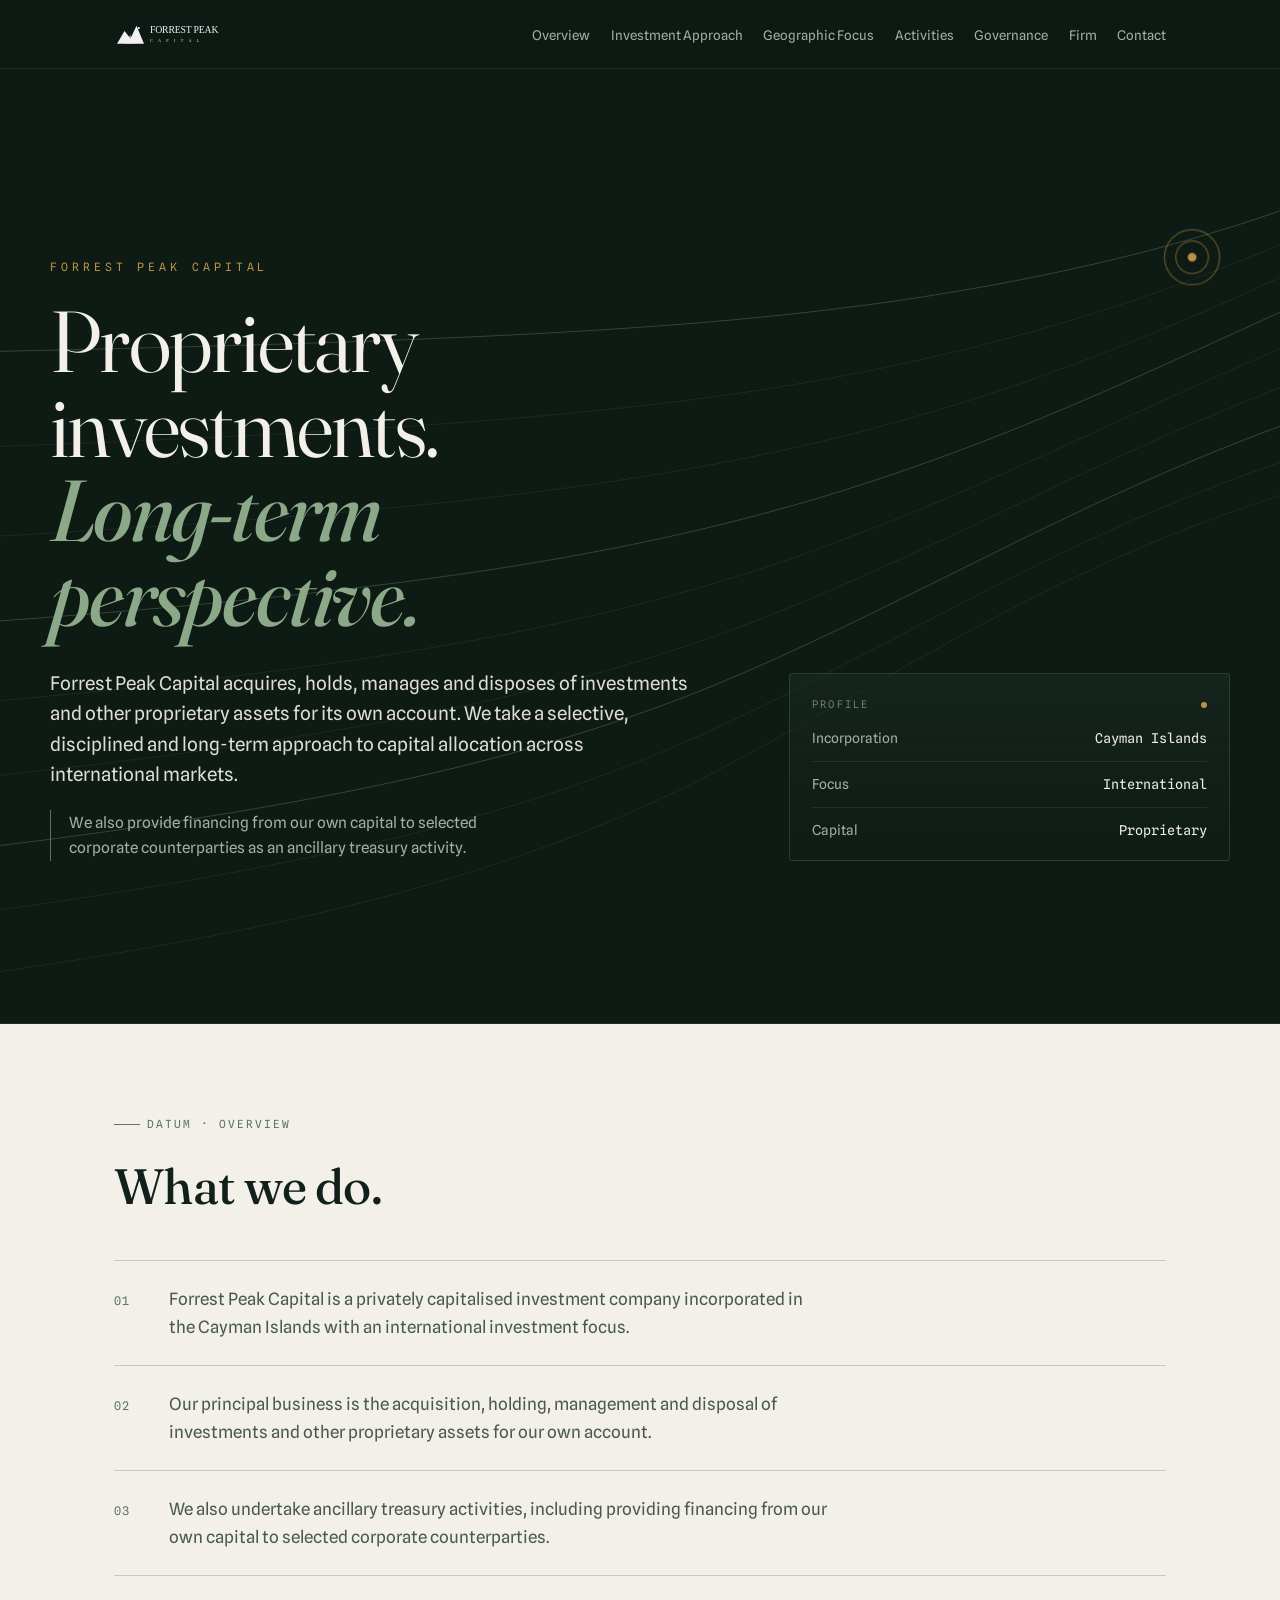
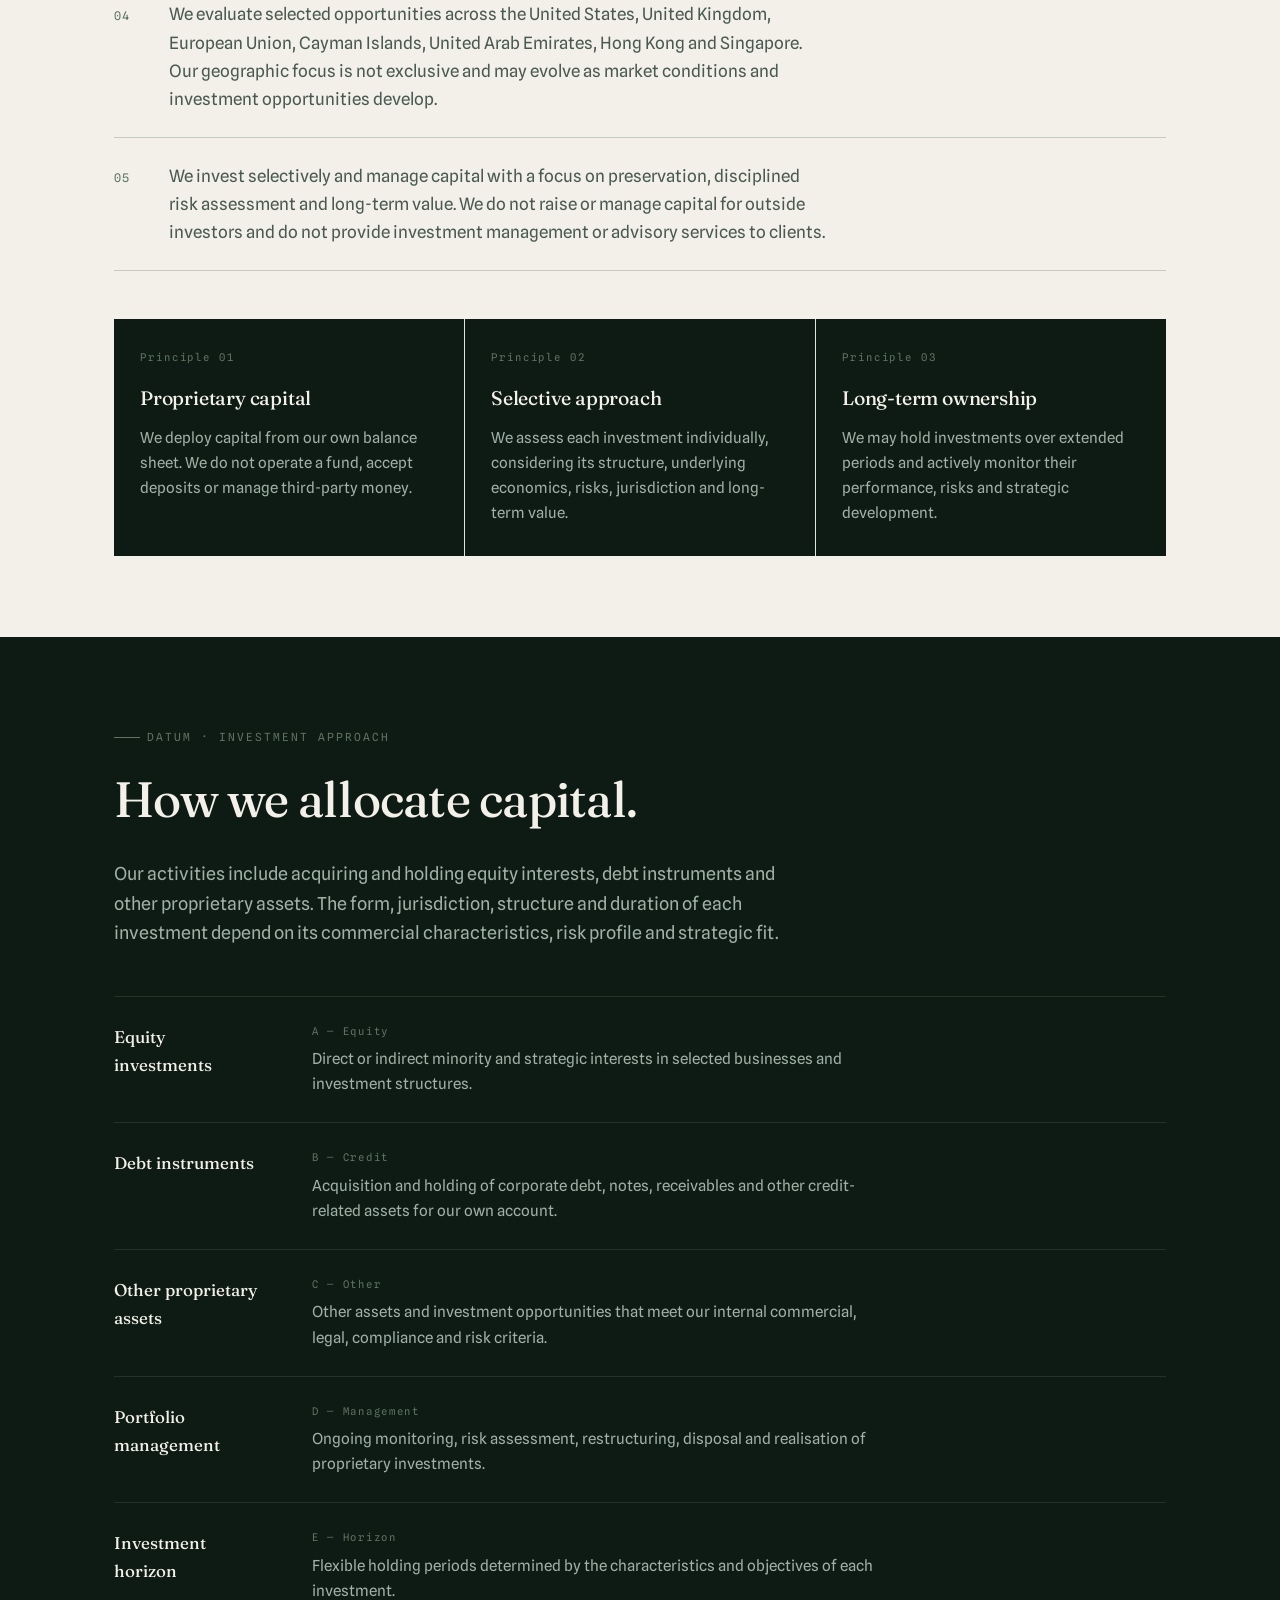
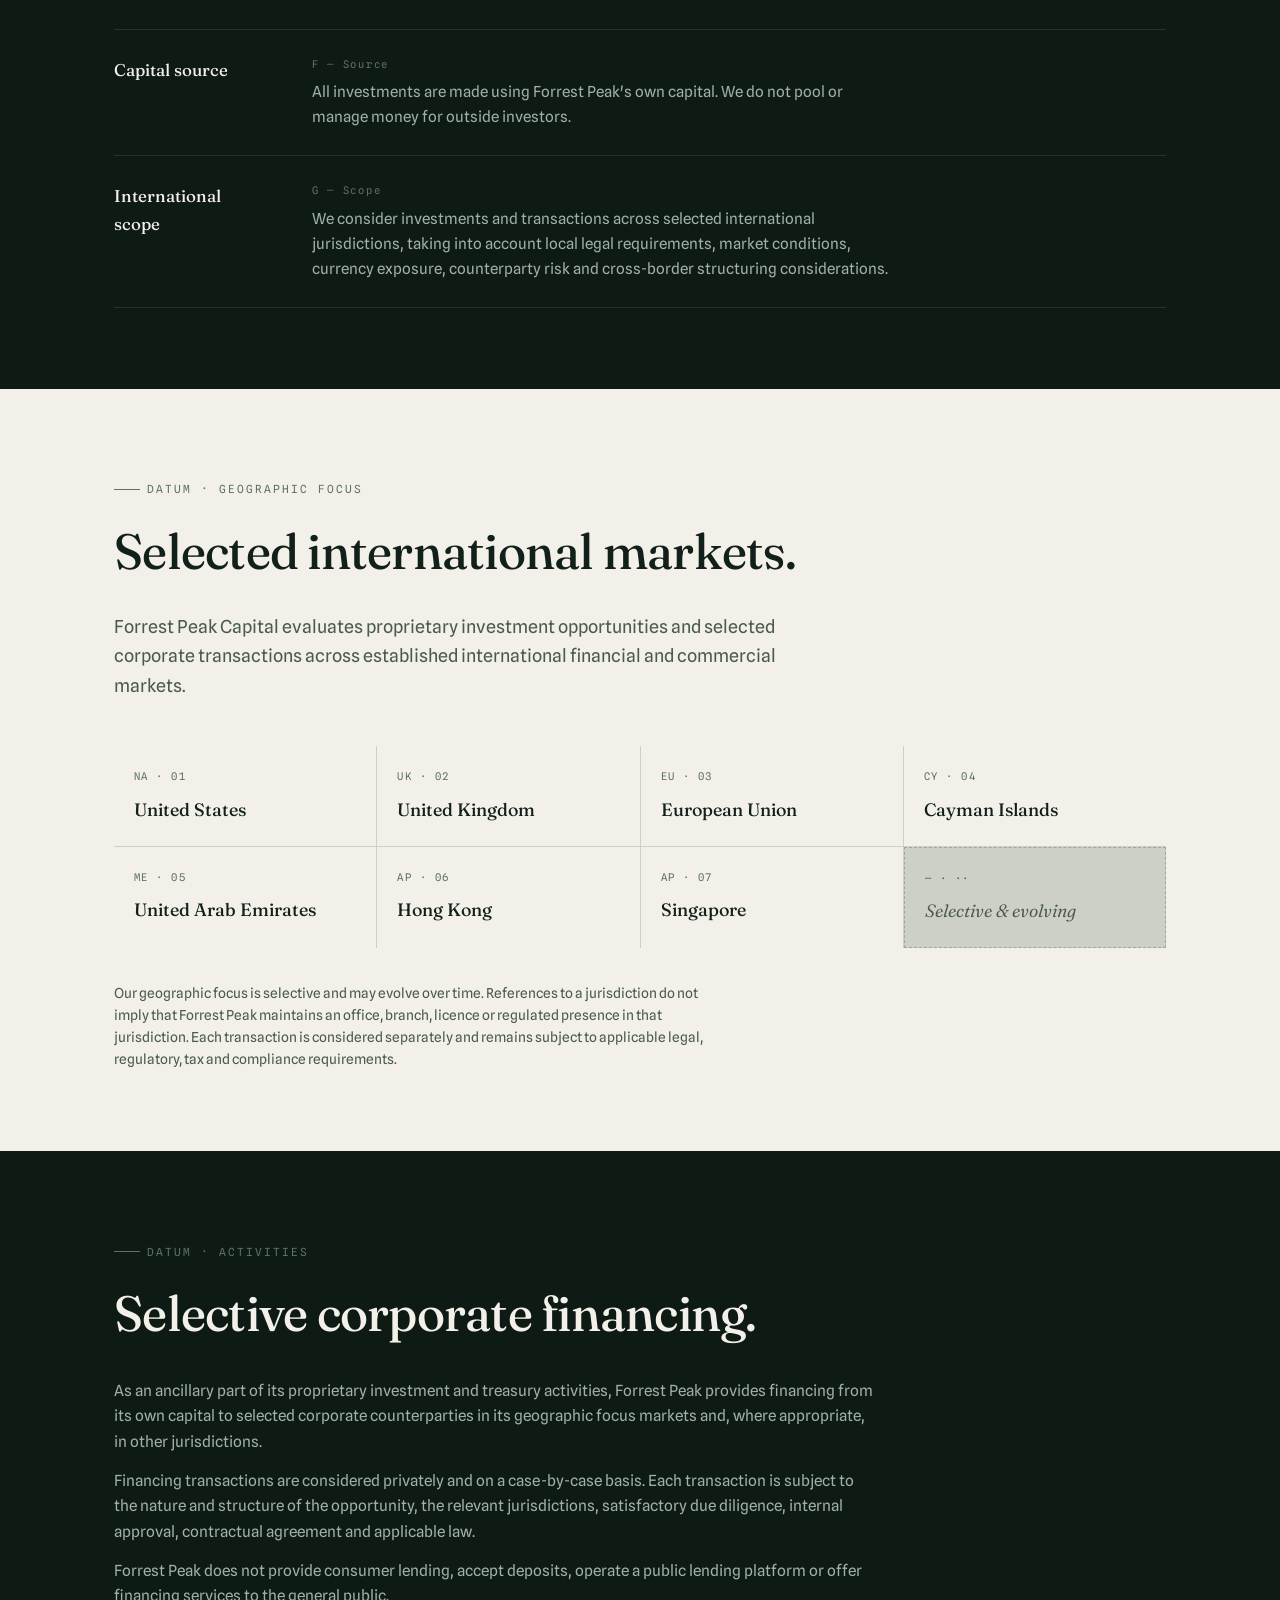
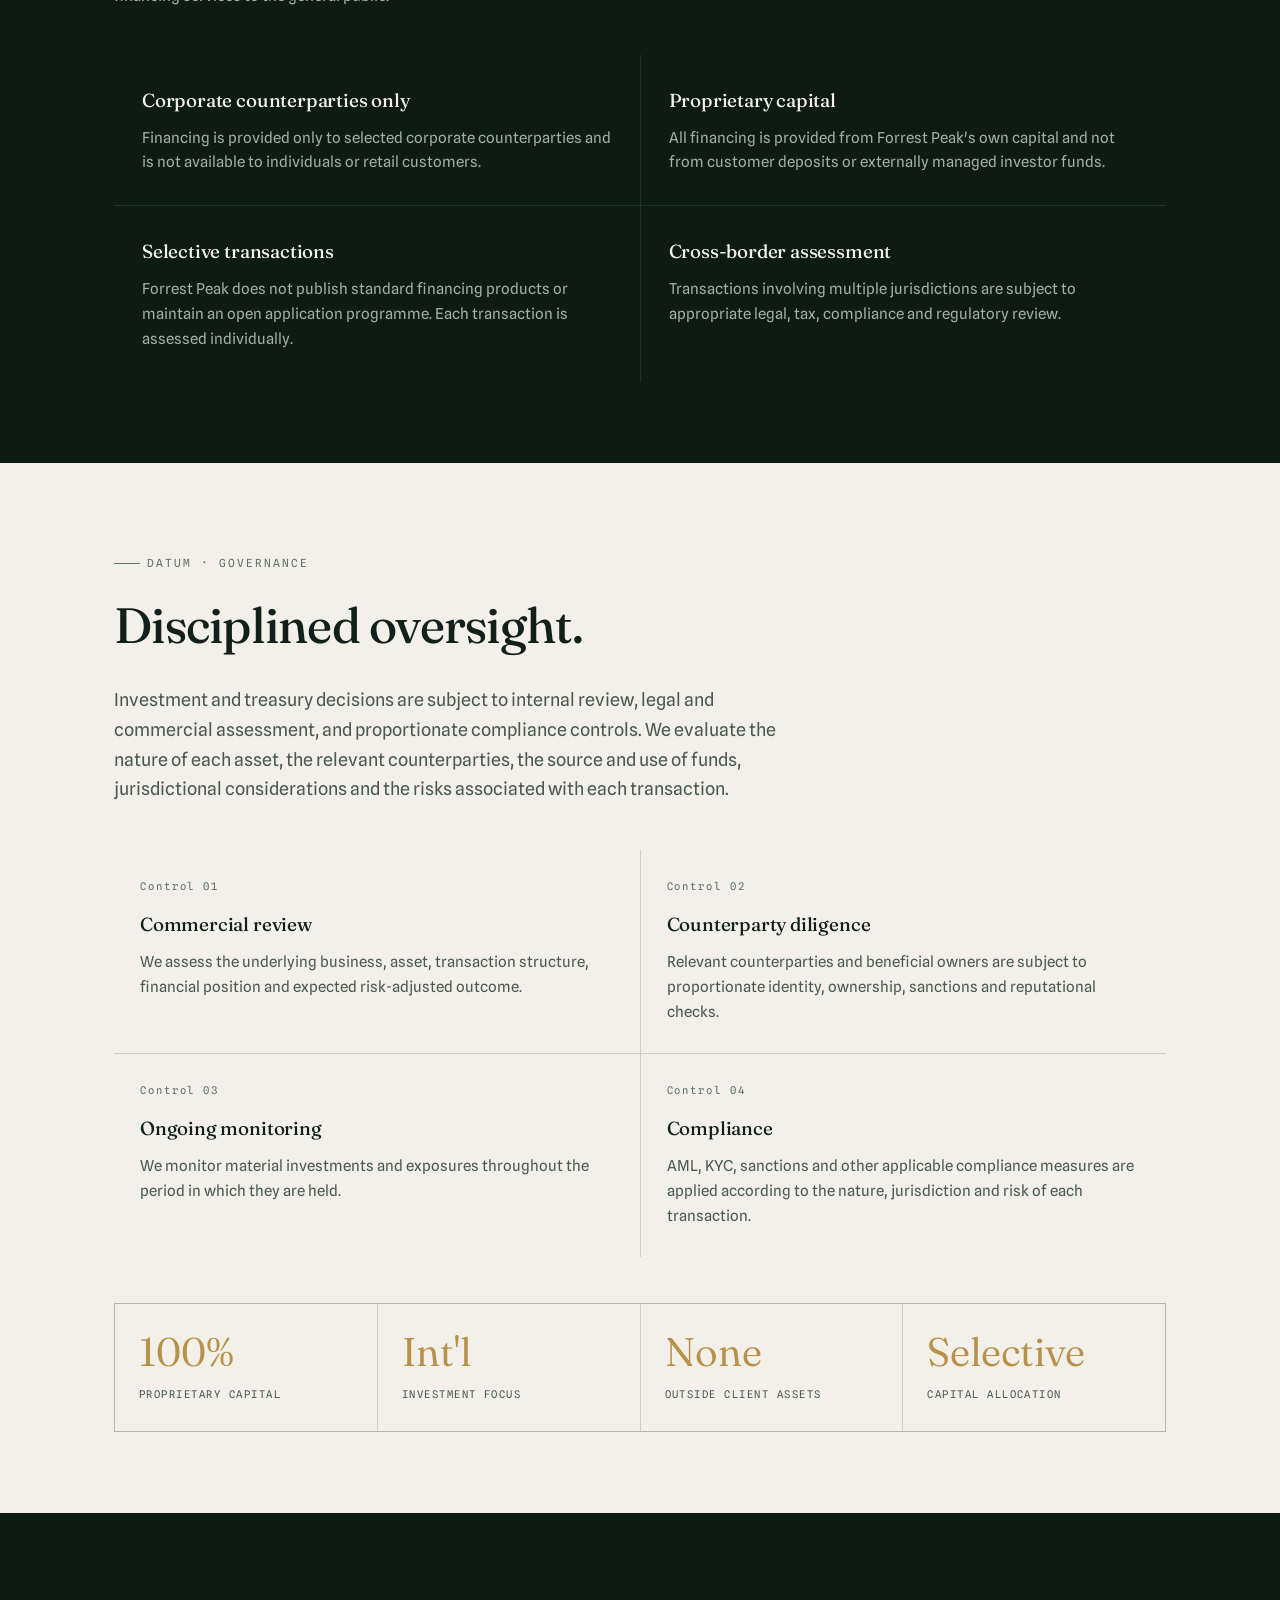
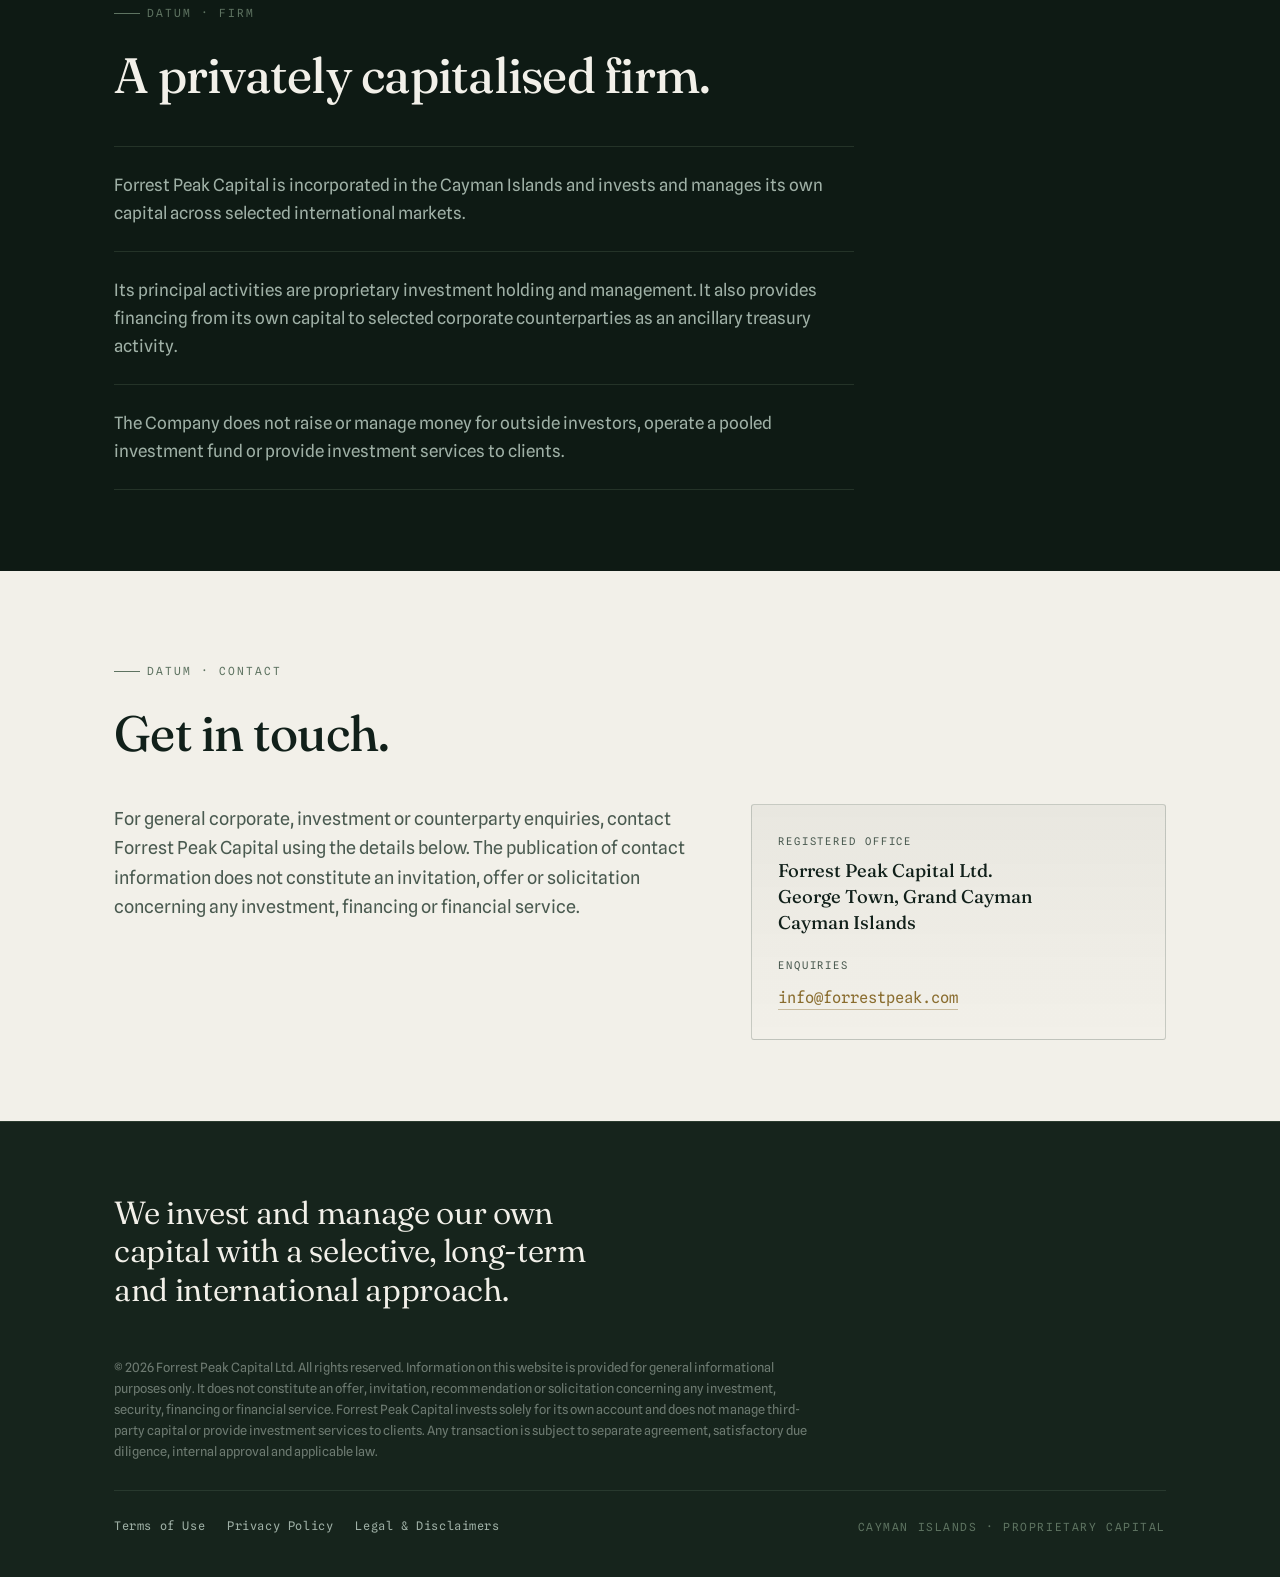
<file: index.html>
<!DOCTYPE html>
<html lang="en">
<head>
<meta charset="UTF-8">
<meta name="viewport" content="width=device-width, initial-scale=1.0">
<title>Forrest Peak Capital — Proprietary Investments and Strategic Capital</title>
<meta name="description" content="Forrest Peak Capital acquires, holds and manages investments and proprietary assets for its own account across selected international markets. It also provides selective corporate financing from its own capital.">
<meta property="og:title" content="Forrest Peak Capital">
<meta property="og:description" content="Forrest Peak Capital acquires, holds and manages investments and proprietary assets for its own account across selected international markets. It also provides selective corporate financing from its own capital.">
<link rel="preconnect" href="https://fonts.googleapis.com">
<link rel="preconnect" href="https://fonts.gstatic.com" crossorigin>
<link href="https://fonts.googleapis.com/css2?family=Fraunces:opsz,wght@9..144,360;9..144,460;9..144,560&family=Spline+Sans:wght@400;500;600&family=Spline+Sans+Mono:wght@400;500&display=swap" rel="stylesheet">
<style>
  :root{
    --summit:#0E1A14;      /* deep spruce ground */
    --slate:#16241C;       /* raised surface */
    --slate-2:#1C2E24;     /* hairline / card edge */
    --snow:#F2F0E9;        /* snowfield / paper band (cooler/greener than AI cream) */
    --snow-dim:#DEDDD2;
    --lichen:#8BA888;      /* contour line / muted sage */
    --lichen-dim:#5E7361;
    --brass:#B8924A;       /* survey benchmark — used with extreme restraint */
    --mist:#9FB0A6;        /* muted text on dark */
    --mist-2:#6E7B72;      /* fainter */
    --ink:#11201A;         /* text on snow */
    --ink-dim:#4A5A50;

    --maxw:1180px;
    --gut:clamp(20px,5vw,64px);

    --f-disp:"Fraunces",Georgia,serif;
    --f-body:"Spline Sans",system-ui,sans-serif;
    --f-mono:"Spline Sans Mono",ui-monospace,monospace;
  }

  *{box-sizing:border-box}
  html{scroll-behavior:smooth}
  @media (prefers-reduced-motion:reduce){html{scroll-behavior:auto}}

  body{
    margin:0;
    background:var(--summit);
    color:var(--mist);
    font-family:var(--f-body);
    font-size:clamp(15px,14px + .25vw,17px);
    line-height:1.65;
    -webkit-font-smoothing:antialiased;
    text-rendering:optimizeLegibility;
  }

  .wrap{max-width:var(--maxw);margin:0 auto;padding:0 var(--gut)}

  /* the datum tag — encodes each section as a contour stratum, in survey notation */
  .datum{
    font-family:var(--f-mono);
    font-size:.7rem;letter-spacing:.18em;text-transform:uppercase;
    color:var(--lichen-dim);
    display:inline-flex;align-items:center;gap:.6em;margin:0;
  }
  .datum::before{content:"";width:26px;height:1px;background:var(--lichen-dim);display:inline-block}
  .sec-title{
    font-family:var(--f-disp);font-weight:460;font-optical-sizing:auto;
    font-size:clamp(1.9rem,1.3rem + 2.4vw,3.1rem);
    line-height:1.04;letter-spacing:-.015em;margin:.55em 0 0;color:var(--snow);
  }

  a{color:inherit}
  :focus-visible{outline:2px solid var(--brass);outline-offset:3px;border-radius:2px}

  .skip{
    position:absolute;left:-9999px;top:0;
    background:var(--snow);color:var(--ink);
    padding:10px 16px;font-family:var(--f-mono);font-size:.8rem;z-index:200;
  }
  .skip:focus{left:8px;top:8px}

  /* =================== HEADER =================== */
  header{
    position:sticky;top:0;z-index:100;
    background:rgba(14,26,20,.82);backdrop-filter:blur(10px);
    border-bottom:1px solid rgba(139,168,136,.14);
  }
  .nav{display:flex;align-items:center;justify-content:space-between;gap:24px;min-height:68px}
  .brand{display:flex;align-items:center;gap:12px;text-decoration:none;flex:none}
  .brand img{height:30px;width:auto;display:block;filter:brightness(0) invert(1);opacity:.94}
  .brand .bn{font-family:var(--f-mono);font-size:.66rem;letter-spacing:.24em;color:var(--mist-2);text-transform:uppercase;display:none}
  @media(min-width:1100px){.brand .bn{display:block}}

  nav ul{display:none;list-style:none;margin:0;padding:0;gap:clamp(14px,1.6vw,26px)}
  nav a{text-decoration:none;color:var(--mist);font-size:.83rem;padding:6px 0;position:relative;white-space:nowrap}
  nav a::after{content:"";position:absolute;left:0;right:100%;bottom:0;height:1px;background:var(--brass);transition:right .35s ease}
  nav a:hover::after,nav a:focus-visible::after{right:0}
  @media(min-width:1000px){nav ul{display:flex}}

  /* =================== HERO =================== */
  .hero{position:relative;overflow:hidden;border-bottom:1px solid rgba(139,168,136,.14)}
  .hero-field{position:absolute;inset:0;z-index:0;pointer-events:none}
  .hero-field svg{width:100%;height:100%;display:block}
  .contour{fill:none;stroke:var(--lichen);stroke-width:.7;vector-effect:non-scaling-stroke;opacity:.16}
  .contour.major{opacity:.30;stroke-width:1}
  .hero-field .bench{fill:var(--brass)}
  .hero-field .bench-ring{fill:none;stroke:var(--brass);stroke-width:1;opacity:.5}

  .draw{stroke-dasharray:2200;stroke-dashoffset:2200;animation:draw 2.8s cubic-bezier(.22,.61,.36,1) forwards}
  @keyframes draw{to{stroke-dashoffset:0}}
  .bench-grp{opacity:0;animation:fade 1s ease 1.6s forwards}
  @keyframes fade{to{opacity:1}}

  .hero-inner{position:relative;z-index:2;padding:clamp(72px,12vh,140px) 0 clamp(56px,9vh,96px)}
  .hero-grid{display:grid;gap:clamp(28px,5vw,56px)}
  @media(min-width:920px){.hero-grid{grid-template-columns:1.55fr 1fr;align-items:end}}

  .eyebrow{font-family:var(--f-mono);font-size:.72rem;letter-spacing:.34em;text-transform:uppercase;color:var(--brass);margin:0 0 22px}
  h1.hl{
    font-family:var(--f-disp);font-weight:360;font-optical-sizing:auto;
    font-size:clamp(2.7rem,1.6rem + 5.2vw,5.4rem);
    line-height:.98;letter-spacing:-.02em;color:var(--snow);margin:0;
  }
  h1.hl .em{font-style:italic;font-weight:460;color:var(--lichen)}
  .lede{margin:30px 0 0;max-width:58ch;color:var(--snow-dim);font-size:clamp(1.02rem,.95rem + .35vw,1.18rem);line-height:1.62}
  .secondary{margin:20px 0 0;max-width:54ch;color:var(--mist);font-size:.96rem;border-left:1px solid var(--lichen-dim);padding-left:18px}

  /* hero side: the summit rendered as an elevation readout — survey instrument */
  .readout{border:1px solid rgba(139,168,136,.2);border-radius:3px;background:linear-gradient(180deg,rgba(28,46,36,.5),rgba(22,36,28,.2));padding:22px 22px 18px}
  .readout .rh{font-family:var(--f-mono);font-size:.66rem;letter-spacing:.2em;text-transform:uppercase;color:var(--mist-2);margin:0 0 14px;display:flex;justify-content:space-between;align-items:center}
  .readout .rh .dot{width:6px;height:6px;border-radius:50%;background:var(--brass)}
  .readout dl{margin:0;display:grid;gap:11px}
  .readout .row{display:flex;justify-content:space-between;gap:14px;padding-bottom:11px;border-bottom:1px solid rgba(139,168,136,.12)}
  .readout .row:last-child{border-bottom:0;padding-bottom:0}
  .readout dt{margin:0;font-size:.86rem;color:var(--mist)}
  .readout dd{margin:0;font-family:var(--f-mono);font-size:.84rem;color:var(--snow);text-align:right}

  /* =================== sections =================== */
  section{padding:clamp(64px,9vh,116px) 0}
  .lead{max-width:62ch;color:var(--mist);margin:34px 0 0;font-size:clamp(1rem,.95rem + .25vw,1.12rem)}
  .lead.on-snow{color:var(--ink-dim)}

  .snowband{background:var(--snow);color:var(--ink)}
  .snowband .datum{color:var(--lichen-dim)}
  .snowband .datum::before{background:var(--lichen-dim)}
  .snowband .sec-title{color:var(--ink)}

  /* Overview statements — survey strata */
  .strata{margin:48px 0 0;border-top:1px solid rgba(94,115,97,.3)}
  .stratum{display:grid;grid-template-columns:auto 1fr;gap:clamp(16px,3vw,40px);padding:24px 0;border-bottom:1px solid rgba(94,115,97,.3);align-items:baseline}
  .stratum .el{font-family:var(--f-mono);font-size:.74rem;letter-spacing:.12em;color:var(--lichen-dim);white-space:nowrap;padding-top:.2em}
  .stratum p{margin:0;color:var(--ink-dim);max-width:66ch}

  /* trio cards (dark) */
  .trio{margin-top:48px;display:grid;gap:1px;background:rgba(139,168,136,.16)}
  @media(min-width:760px){.trio{grid-template-columns:repeat(3,1fr)}}
  .card{background:var(--summit);padding:30px 26px}
  .card h3{font-family:var(--f-disp);font-weight:460;font-size:1.22rem;color:var(--snow);margin:0 0 12px;letter-spacing:-.01em}
  .card p{margin:0;font-size:.94rem;color:var(--mist)}
  .card .ix{font-family:var(--f-mono);font-size:.66rem;color:var(--lichen-dim);letter-spacing:.18em;display:block;margin-bottom:16px}

  /* approach — seven survey lines */
  .lines{margin-top:48px;border-top:1px solid rgba(139,168,136,.18)}
  .line{display:grid;grid-template-columns:auto 1fr;gap:clamp(18px,4vw,48px);padding:26px 0;border-bottom:1px solid rgba(139,168,136,.18);align-items:start;transition:background .3s ease}
  .line:hover{background:rgba(28,46,36,.4)}
  @media(min-width:760px){.line{grid-template-columns:15ch 1fr}}
  .line .lt{font-family:var(--f-disp);font-weight:460;font-size:1.06rem;color:var(--snow)}
  .line .lc{margin:0;color:var(--mist);font-size:.95rem;max-width:64ch}
  .line .lc .co{font-family:var(--f-mono);font-size:.66rem;color:var(--lichen-dim);letter-spacing:.16em;display:block;margin-bottom:6px}

  /* geography — ledger of markets */
  .markets{margin-top:46px;display:grid;gap:1px;background:rgba(74,90,80,.22)}
  @media(min-width:560px){.markets{grid-template-columns:repeat(2,1fr)}}
  @media(min-width:900px){.markets{grid-template-columns:repeat(4,1fr)}}
  .mk{background:var(--snow);padding:22px 20px}
  .mk .mc{font-family:var(--f-mono);font-size:.66rem;letter-spacing:.14em;color:var(--lichen-dim);display:block;margin-bottom:10px}
  .mk .mn{font-family:var(--f-disp);font-weight:460;font-size:1.12rem;color:var(--ink);line-height:1.15}
  .mk.evolve{background:transparent;border:1px dashed rgba(74,90,80,.35)}
  .mk.evolve .mc{color:var(--ink-dim)}
  .mk.evolve .mn{color:var(--ink-dim);font-style:italic;font-weight:360}
  .qualifier{margin:34px 0 0;max-width:76ch;font-size:.86rem;color:var(--ink-dim);line-height:1.6}

  /* activities */
  .notes{margin:38px 0 0;display:grid;gap:14px;max-width:76ch}
  .notes p{margin:0;color:var(--mist);font-size:.96rem}
  .quad{margin-top:46px;display:grid;gap:1px;background:rgba(139,168,136,.16)}
  @media(min-width:680px){.quad{grid-template-columns:repeat(2,1fr)}}
  .qd{background:var(--summit);padding:30px 28px}
  .qd h3{font-family:var(--f-disp);font-weight:460;font-size:1.18rem;color:var(--snow);margin:0 0 10px;letter-spacing:-.01em}
  .qd p{margin:0;font-size:.94rem;color:var(--mist)}

  /* governance controls (on snow) */
  .controls{margin-top:46px;display:grid;gap:1px;background:rgba(74,90,80,.22)}
  @media(min-width:680px){.controls{grid-template-columns:repeat(2,1fr)}}
  .ctrl{background:var(--snow);padding:28px 26px}
  .ctrl .cx{font-family:var(--f-mono);font-size:.66rem;color:var(--lichen-dim);letter-spacing:.18em;display:block;margin-bottom:14px}
  .ctrl h3{font-family:var(--f-disp);font-weight:460;font-size:1.18rem;color:var(--ink);margin:0 0 10px;letter-spacing:-.01em}
  .ctrl p{margin:0;font-size:.94rem;color:var(--ink-dim)}

  .stats{margin:46px 0 0;display:grid;gap:1px;background:rgba(74,90,80,.22);border:1px solid rgba(74,90,80,.22)}
  @media(min-width:680px){.stats{grid-template-columns:repeat(4,1fr)}}
  .stat{background:var(--snow);padding:28px 24px}
  .stat .v{font-family:var(--f-disp);font-weight:360;font-size:clamp(1.8rem,1.3rem + 1.6vw,2.5rem);color:var(--brass);line-height:1;display:block}
  .stat .l{font-family:var(--f-mono);font-size:.66rem;letter-spacing:.14em;text-transform:uppercase;color:var(--ink-dim);margin-top:14px;display:block}

  /* firm */
  .firm-rows{margin-top:44px;display:grid;gap:0}
  .firm-row{padding:24px 0;border-top:1px solid rgba(139,168,136,.18);max-width:74ch;color:var(--mist);margin:0}
  .firm-row:last-child{border-bottom:1px solid rgba(139,168,136,.18)}

  /* contact */
  .contact-grid{margin-top:44px;display:grid;gap:clamp(28px,5vw,56px)}
  @media(min-width:760px){.contact-grid{grid-template-columns:1.4fr 1fr;align-items:start}}
  .contact-card{border:1px solid rgba(74,90,80,.25);border-radius:3px;padding:28px 26px;background:linear-gradient(180deg,rgba(14,26,20,.04),transparent)}
  .contact-card .cl{font-family:var(--f-mono);font-size:.66rem;letter-spacing:.18em;text-transform:uppercase;color:var(--ink-dim);display:block;margin-bottom:8px}
  .contact-card .addr{font-family:var(--f-disp);font-weight:460;font-size:1.15rem;color:var(--ink);line-height:1.4;margin:0 0 22px}
  .contact-card a.email{font-family:var(--f-mono);font-size:.96rem;color:#8a6d2f;text-decoration:none;border-bottom:1px solid rgba(138,109,47,.4);padding-bottom:2px}
  .contact-card a.email:hover{border-bottom-color:#8a6d2f}

  /* =================== FOOTER =================== */
  footer{background:var(--slate);border-top:1px solid rgba(139,168,136,.18);padding:clamp(56px,8vh,88px) 0 40px}
  .ftag{font-family:var(--f-disp);font-weight:360;font-size:clamp(1.4rem,1rem + 1.4vw,2rem);color:var(--snow);max-width:24ch;line-height:1.2;letter-spacing:-.01em;margin:0 0 48px}
  .legal{font-size:.8rem;color:var(--mist-2);line-height:1.65;max-width:88ch;margin:0 0 28px}
  .fbar{display:flex;flex-wrap:wrap;gap:18px 28px;align-items:center;justify-content:space-between;padding-top:26px;border-top:1px solid rgba(139,168,136,.16)}
  .flinks{display:flex;flex-wrap:wrap;gap:10px 22px;font-family:var(--f-mono);font-size:.74rem;letter-spacing:.05em}
  .flinks a{text-decoration:none;color:var(--mist)}
  .flinks a:hover{color:var(--brass)}
  .fmeta{font-family:var(--f-mono);font-size:.7rem;letter-spacing:.14em;color:var(--lichen-dim);text-transform:uppercase}

  @media (prefers-reduced-motion:reduce){
    .draw{animation:none;stroke-dashoffset:0;stroke-dasharray:none}
    .bench-grp{animation:none;opacity:1}
    *{transition:none !important}
  }
</style>
</head>
<body>
<a class="skip" href="#overview">Skip to content</a>

<header>
  <div class="wrap nav">
    <a class="brand" href="#top" aria-label="Forrest Peak Capital — home">
      <img src="/logo.svg" alt="Forrest Peak Capital">
    </a>
    <nav aria-label="Primary">
      <ul>
        <li><a href="#overview">Overview</a></li>
        <li><a href="#approach">Investment Approach</a></li>
        <li><a href="#geography">Geographic Focus</a></li>
        <li><a href="#activities">Activities</a></li>
        <li><a href="#governance">Governance</a></li>
        <li><a href="#firm">Firm</a></li>
        <li><a href="#contact">Contact</a></li>
      </ul>
    </nav>
  </div>
</header>

<main id="top">

  <!-- ============ HERO ============ -->
  <section class="hero" aria-label="Introduction">
    <div class="hero-field" aria-hidden="true">
      <!-- Abstract topographic survey field: concentric contours rising toward an
           off-canvas high point, never resolving into a drawn mountain. The brass
           benchmark disk marks the converging datum. -->
      <svg viewBox="0 0 1200 760" preserveAspectRatio="xMidYMid slice" focusable="false">
        <g>
          <path class="contour draw" style="animation-delay:0s"   d="M-60 740 C 250 700, 470 660, 660 560 C 850 460, 980 360, 1260 300"/>
          <path class="contour draw" style="animation-delay:.1s"  d="M-60 690 C 260 650, 480 612, 672 520 C 864 428, 1000 332, 1260 270"/>
          <path class="contour major draw" style="animation-delay:.2s" d="M-60 636 C 280 600, 500 562, 690 478 C 880 394, 1020 300, 1260 238"/>
          <path class="contour draw" style="animation-delay:.3s"  d="M-60 578 C 300 544, 520 510, 712 432 C 904 354, 1044 264, 1260 204"/>
          <path class="contour draw" style="animation-delay:.4s"  d="M-60 516 C 326 486, 544 454, 738 384 C 932 314, 1072 226, 1260 168"/>
          <path class="contour major draw" style="animation-delay:.5s" d="M-60 450 C 356 424, 572 396, 768 334 C 964 272, 1104 188, 1260 132"/>
          <path class="contour draw" style="animation-delay:.6s"  d="M-60 380 C 392 358, 606 336, 802 282 C 998 228, 1140 150, 1260 96"/>
          <path class="contour draw" style="animation-delay:.7s"  d="M-60 306 C 432 290, 644 274, 840 228 C 1036 182, 1182 112, 1260 62"/>
          <path class="contour major draw" style="animation-delay:.8s" d="M-60 228 C 476 218, 686 208, 882 172 C 1078 136, 1228 76, 1260 30"/>
        </g>
        <g class="bench-grp" transform="translate(1040 150)">
          <circle class="bench-ring" r="22"/>
          <circle class="bench-ring" r="13"/>
          <circle class="bench" r="3.5"/>
        </g>
      </svg>
    </div>

    <div class="wrap hero-inner">
      <div class="hero-grid">
        <div>
          <p class="eyebrow">Forrest Peak Capital</p>
          <h1 class="hl">Proprietary investments.<br><span class="em">Long-term perspective.</span></h1>
          <p class="lede">Forrest Peak Capital acquires, holds, manages and disposes of investments and other proprietary assets for its own account. We take a selective, disciplined and long-term approach to capital allocation across international markets.</p>
          <p class="secondary">We also provide financing from our own capital to selected corporate counterparties as an ancillary treasury activity.</p>
        </div>
        <aside class="readout" aria-label="Firm profile">
          <p class="rh"><span>Profile</span><span class="dot" aria-hidden="true"></span></p>
          <dl>
            <div class="row"><dt>Incorporation</dt><dd>Cayman Islands</dd></div>
            <div class="row"><dt>Focus</dt><dd>International</dd></div>
            <div class="row"><dt>Capital</dt><dd>Proprietary</dd></div>
          </dl>
        </aside>
      </div>
    </div>
  </section>

  <!-- ============ OVERVIEW ============ -->
  <section id="overview" class="snowband" aria-labelledby="ov-h">
    <div class="wrap">
      <p class="datum">Datum · Overview</p>
      <h2 class="sec-title" id="ov-h">What we do.</h2>

      <div class="strata">
        <div class="stratum"><span class="el">01</span><p>Forrest Peak Capital is a privately capitalised investment company incorporated in the Cayman Islands with an international investment focus.</p></div>
        <div class="stratum"><span class="el">02</span><p>Our principal business is the acquisition, holding, management and disposal of investments and other proprietary assets for our own account.</p></div>
        <div class="stratum"><span class="el">03</span><p>We also undertake ancillary treasury activities, including providing financing from our own capital to selected corporate counterparties.</p></div>
        <div class="stratum"><span class="el">04</span><p>We evaluate selected opportunities across the United States, United Kingdom, European Union, Cayman Islands, United Arab Emirates, Hong Kong and Singapore. Our geographic focus is not exclusive and may evolve as market conditions and investment opportunities develop.</p></div>
        <div class="stratum"><span class="el">05</span><p>We invest selectively and manage capital with a focus on preservation, disciplined risk assessment and long-term value. We do not raise or manage capital for outside investors and do not provide investment management or advisory services to clients.</p></div>
      </div>

      <div class="trio">
        <div class="card"><span class="ix">Principle 01</span><h3>Proprietary capital</h3><p>We deploy capital from our own balance sheet. We do not operate a fund, accept deposits or manage third-party money.</p></div>
        <div class="card"><span class="ix">Principle 02</span><h3>Selective approach</h3><p>We assess each investment individually, considering its structure, underlying economics, risks, jurisdiction and long-term value.</p></div>
        <div class="card"><span class="ix">Principle 03</span><h3>Long-term ownership</h3><p>We may hold investments over extended periods and actively monitor their performance, risks and strategic development.</p></div>
      </div>
    </div>
  </section>

  <!-- ============ APPROACH ============ -->
  <section id="approach" aria-labelledby="ap-h">
    <div class="wrap">
      <p class="datum">Datum · Investment Approach</p>
      <h2 class="sec-title" id="ap-h">How we allocate capital.</h2>
      <p class="lead">Our activities include acquiring and holding equity interests, debt instruments and other proprietary assets. The form, jurisdiction, structure and duration of each investment depend on its commercial characteristics, risk profile and strategic fit.</p>

      <div class="lines">
        <div class="line"><div class="lt">Equity investments</div><p class="lc"><span class="co">A — Equity</span>Direct or indirect minority and strategic interests in selected businesses and investment structures.</p></div>
        <div class="line"><div class="lt">Debt instruments</div><p class="lc"><span class="co">B — Credit</span>Acquisition and holding of corporate debt, notes, receivables and other credit-related assets for our own account.</p></div>
        <div class="line"><div class="lt">Other proprietary assets</div><p class="lc"><span class="co">C — Other</span>Other assets and investment opportunities that meet our internal commercial, legal, compliance and risk criteria.</p></div>
        <div class="line"><div class="lt">Portfolio management</div><p class="lc"><span class="co">D — Management</span>Ongoing monitoring, risk assessment, restructuring, disposal and realisation of proprietary investments.</p></div>
        <div class="line"><div class="lt">Investment horizon</div><p class="lc"><span class="co">E — Horizon</span>Flexible holding periods determined by the characteristics and objectives of each investment.</p></div>
        <div class="line"><div class="lt">Capital source</div><p class="lc"><span class="co">F — Source</span>All investments are made using Forrest Peak's own capital. We do not pool or manage money for outside investors.</p></div>
        <div class="line"><div class="lt">International scope</div><p class="lc"><span class="co">G — Scope</span>We consider investments and transactions across selected international jurisdictions, taking into account local legal requirements, market conditions, currency exposure, counterparty risk and cross-border structuring considerations.</p></div>
      </div>
    </div>
  </section>

  <!-- ============ GEOGRAPHY ============ -->
  <section id="geography" class="snowband" aria-labelledby="ge-h">
    <div class="wrap">
      <p class="datum">Datum · Geographic Focus</p>
      <h2 class="sec-title" id="ge-h">Selected international markets.</h2>
      <p class="lead on-snow">Forrest Peak Capital evaluates proprietary investment opportunities and selected corporate transactions across established international financial and commercial markets.</p>

      <div class="markets">
        <div class="mk"><span class="mc">NA · 01</span><span class="mn">United States</span></div>
        <div class="mk"><span class="mc">UK · 02</span><span class="mn">United Kingdom</span></div>
        <div class="mk"><span class="mc">EU · 03</span><span class="mn">European Union</span></div>
        <div class="mk"><span class="mc">CY · 04</span><span class="mn">Cayman Islands</span></div>
        <div class="mk"><span class="mc">ME · 05</span><span class="mn">United Arab Emirates</span></div>
        <div class="mk"><span class="mc">AP · 06</span><span class="mn">Hong Kong</span></div>
        <div class="mk"><span class="mc">AP · 07</span><span class="mn">Singapore</span></div>
        <div class="mk evolve"><span class="mc">— · ··</span><span class="mn">Selective &amp; evolving</span></div>
      </div>

      <p class="qualifier">Our geographic focus is selective and may evolve over time. References to a jurisdiction do not imply that Forrest Peak maintains an office, branch, licence or regulated presence in that jurisdiction. Each transaction is considered separately and remains subject to applicable legal, regulatory, tax and compliance requirements.</p>
    </div>
  </section>

  <!-- ============ ACTIVITIES ============ -->
  <section id="activities" aria-labelledby="ac-h">
    <div class="wrap">
      <p class="datum">Datum · Activities</p>
      <h2 class="sec-title" id="ac-h">Selective corporate financing.</h2>
      <div class="notes">
        <p>As an ancillary part of its proprietary investment and treasury activities, Forrest Peak provides financing from its own capital to selected corporate counterparties in its geographic focus markets and, where appropriate, in other jurisdictions.</p>
        <p>Financing transactions are considered privately and on a case-by-case basis. Each transaction is subject to the nature and structure of the opportunity, the relevant jurisdictions, satisfactory due diligence, internal approval, contractual agreement and applicable law.</p>
        <p>Forrest Peak does not provide consumer lending, accept deposits, operate a public lending platform or offer financing services to the general public.</p>
      </div>

      <div class="quad">
        <div class="qd"><h3>Corporate counterparties only</h3><p>Financing is provided only to selected corporate counterparties and is not available to individuals or retail customers.</p></div>
        <div class="qd"><h3>Proprietary capital</h3><p>All financing is provided from Forrest Peak's own capital and not from customer deposits or externally managed investor funds.</p></div>
        <div class="qd"><h3>Selective transactions</h3><p>Forrest Peak does not publish standard financing products or maintain an open application programme. Each transaction is assessed individually.</p></div>
        <div class="qd"><h3>Cross-border assessment</h3><p>Transactions involving multiple jurisdictions are subject to appropriate legal, tax, compliance and regulatory review.</p></div>
      </div>
    </div>
  </section>

  <!-- ============ GOVERNANCE ============ -->
  <section id="governance" class="snowband" aria-labelledby="gv-h">
    <div class="wrap">
      <p class="datum">Datum · Governance</p>
      <h2 class="sec-title" id="gv-h">Disciplined oversight.</h2>
      <p class="lead on-snow">Investment and treasury decisions are subject to internal review, legal and commercial assessment, and proportionate compliance controls. We evaluate the nature of each asset, the relevant counterparties, the source and use of funds, jurisdictional considerations and the risks associated with each transaction.</p>

      <div class="controls">
        <div class="ctrl"><span class="cx">Control 01</span><h3>Commercial review</h3><p>We assess the underlying business, asset, transaction structure, financial position and expected risk-adjusted outcome.</p></div>
        <div class="ctrl"><span class="cx">Control 02</span><h3>Counterparty diligence</h3><p>Relevant counterparties and beneficial owners are subject to proportionate identity, ownership, sanctions and reputational checks.</p></div>
        <div class="ctrl"><span class="cx">Control 03</span><h3>Ongoing monitoring</h3><p>We monitor material investments and exposures throughout the period in which they are held.</p></div>
        <div class="ctrl"><span class="cx">Control 04</span><h3>Compliance</h3><p>AML, KYC, sanctions and other applicable compliance measures are applied according to the nature, jurisdiction and risk of each transaction.</p></div>
      </div>

      <div class="stats">
        <div class="stat"><span class="v">100%</span><span class="l">Proprietary Capital</span></div>
        <div class="stat"><span class="v">Int'l</span><span class="l">Investment Focus</span></div>
        <div class="stat"><span class="v">None</span><span class="l">Outside Client Assets</span></div>
        <div class="stat"><span class="v">Selective</span><span class="l">Capital Allocation</span></div>
      </div>
    </div>
  </section>

  <!-- ============ FIRM ============ -->
  <section id="firm" aria-labelledby="fm-h">
    <div class="wrap">
      <p class="datum">Datum · Firm</p>
      <h2 class="sec-title" id="fm-h">A privately capitalised firm.</h2>
      <div class="firm-rows">
        <p class="firm-row">Forrest Peak Capital is incorporated in the Cayman Islands and invests and manages its own capital across selected international markets.</p>
        <p class="firm-row">Its principal activities are proprietary investment holding and management. It also provides financing from its own capital to selected corporate counterparties as an ancillary treasury activity.</p>
        <p class="firm-row">The Company does not raise or manage money for outside investors, operate a pooled investment fund or provide investment services to clients.</p>
      </div>
    </div>
  </section>

  <!-- ============ CONTACT ============ -->
  <section id="contact" class="snowband" aria-labelledby="ct-h">
    <div class="wrap">
      <p class="datum">Datum · Contact</p>
      <h2 class="sec-title" id="ct-h">Get in touch.</h2>
      <div class="contact-grid">
        <p class="lead on-snow" style="margin-top:0">For general corporate, investment or counterparty enquiries, contact Forrest Peak Capital using the details below. The publication of contact information does not constitute an invitation, offer or solicitation concerning any investment, financing or financial service.</p>
        <div class="contact-card">
          <span class="cl">Registered office</span>
          <p class="addr">Forrest Peak Capital Ltd.<br>George Town, Grand Cayman<br>Cayman Islands</p>
          <span class="cl">Enquiries</span>
          <a class="email" href="mailto:info@forrestpeak.com">info@forrestpeak.com</a>
        </div>
      </div>
    </div>
  </section>

</main>

<footer>
  <div class="wrap">
    <p class="ftag">We invest and manage our own capital with a selective, long-term and international approach.</p>
    <p class="legal">© 2026 Forrest Peak Capital Ltd. All rights reserved. Information on this website is provided for general informational purposes only. It does not constitute an offer, invitation, recommendation or solicitation concerning any investment, security, financing or financial service. Forrest Peak Capital invests solely for its own account and does not manage third-party capital or provide investment services to clients. Any transaction is subject to separate agreement, satisfactory due diligence, internal approval and applicable law.</p>
    <div class="fbar">
      <div class="flinks">
        <a href="/terms.html">Terms of Use</a>
        <a href="/privacy.html">Privacy Policy</a>
        <a href="/disclaimer.html">Legal &amp; Disclaimers</a>
      </div>
      <span class="fmeta">Cayman Islands · Proprietary Capital</span>
    </div>
  </div>
</footer>

</body>
</html>
</file>
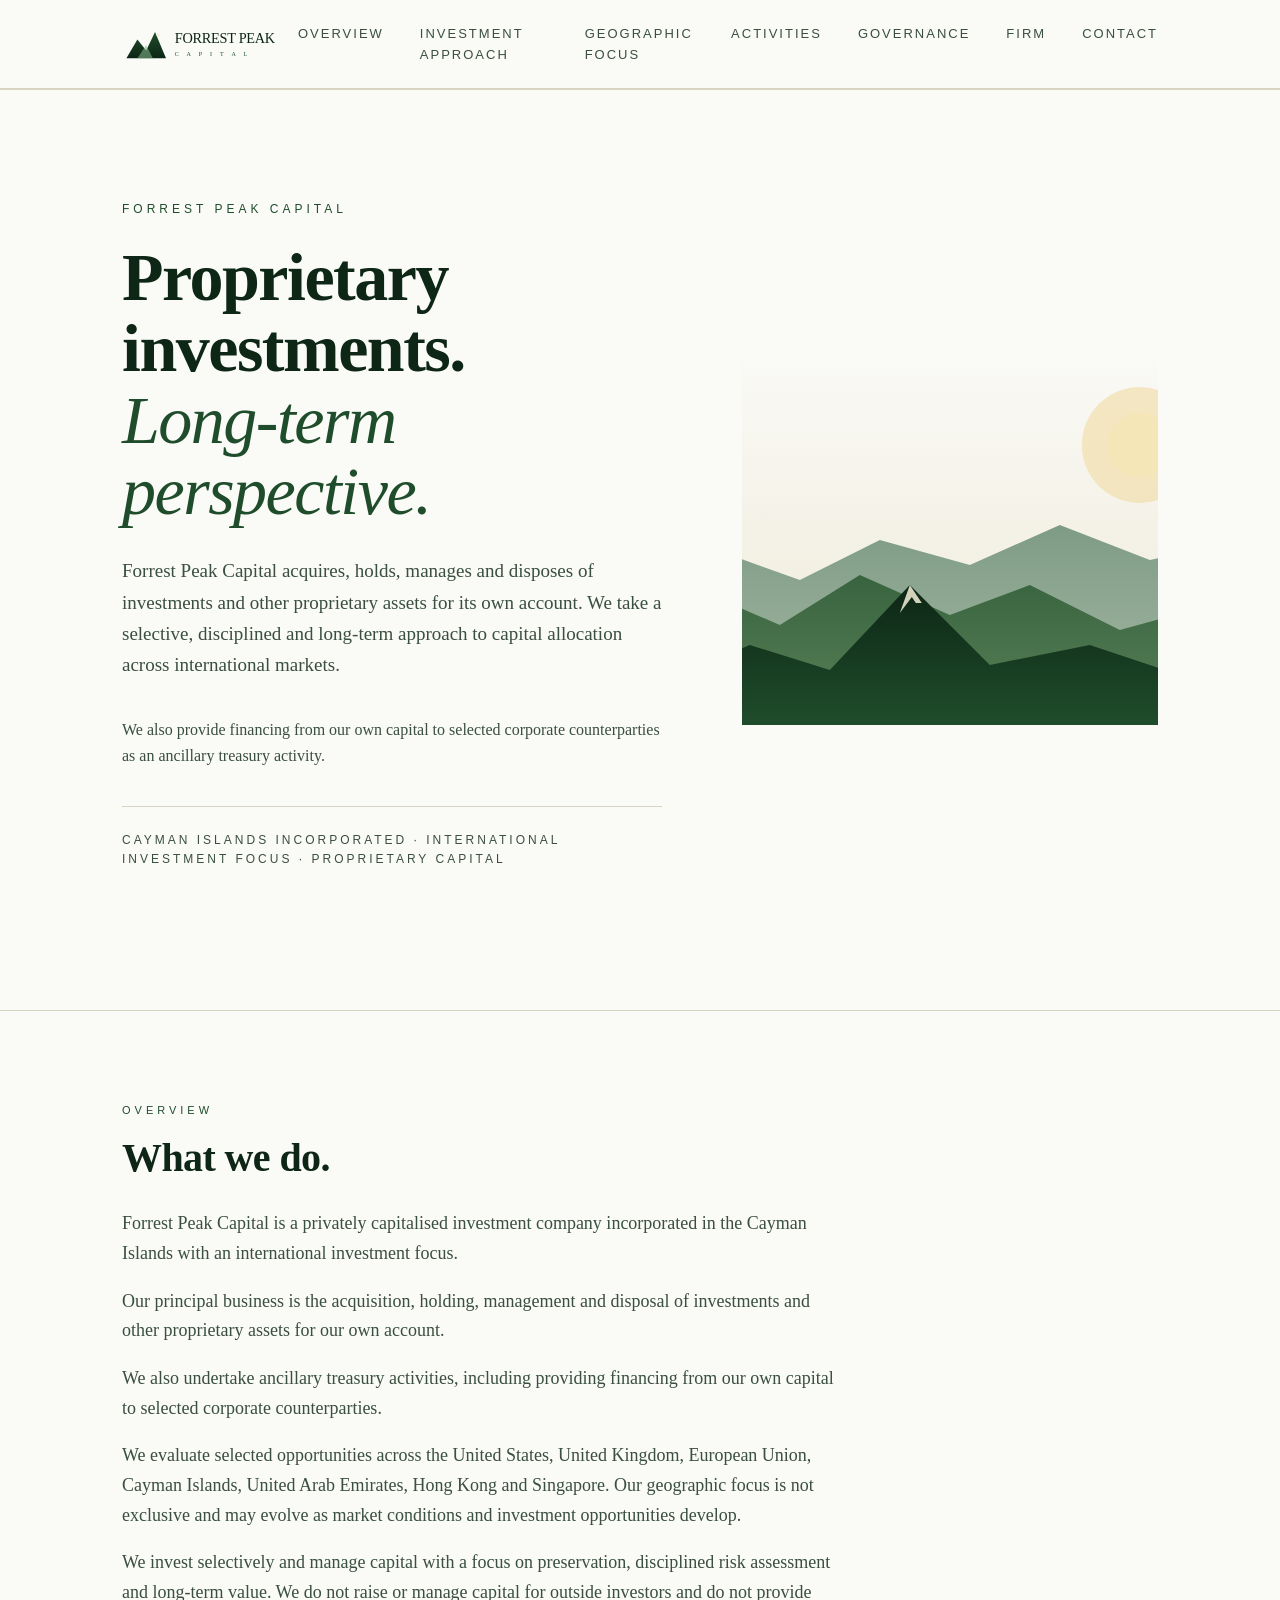
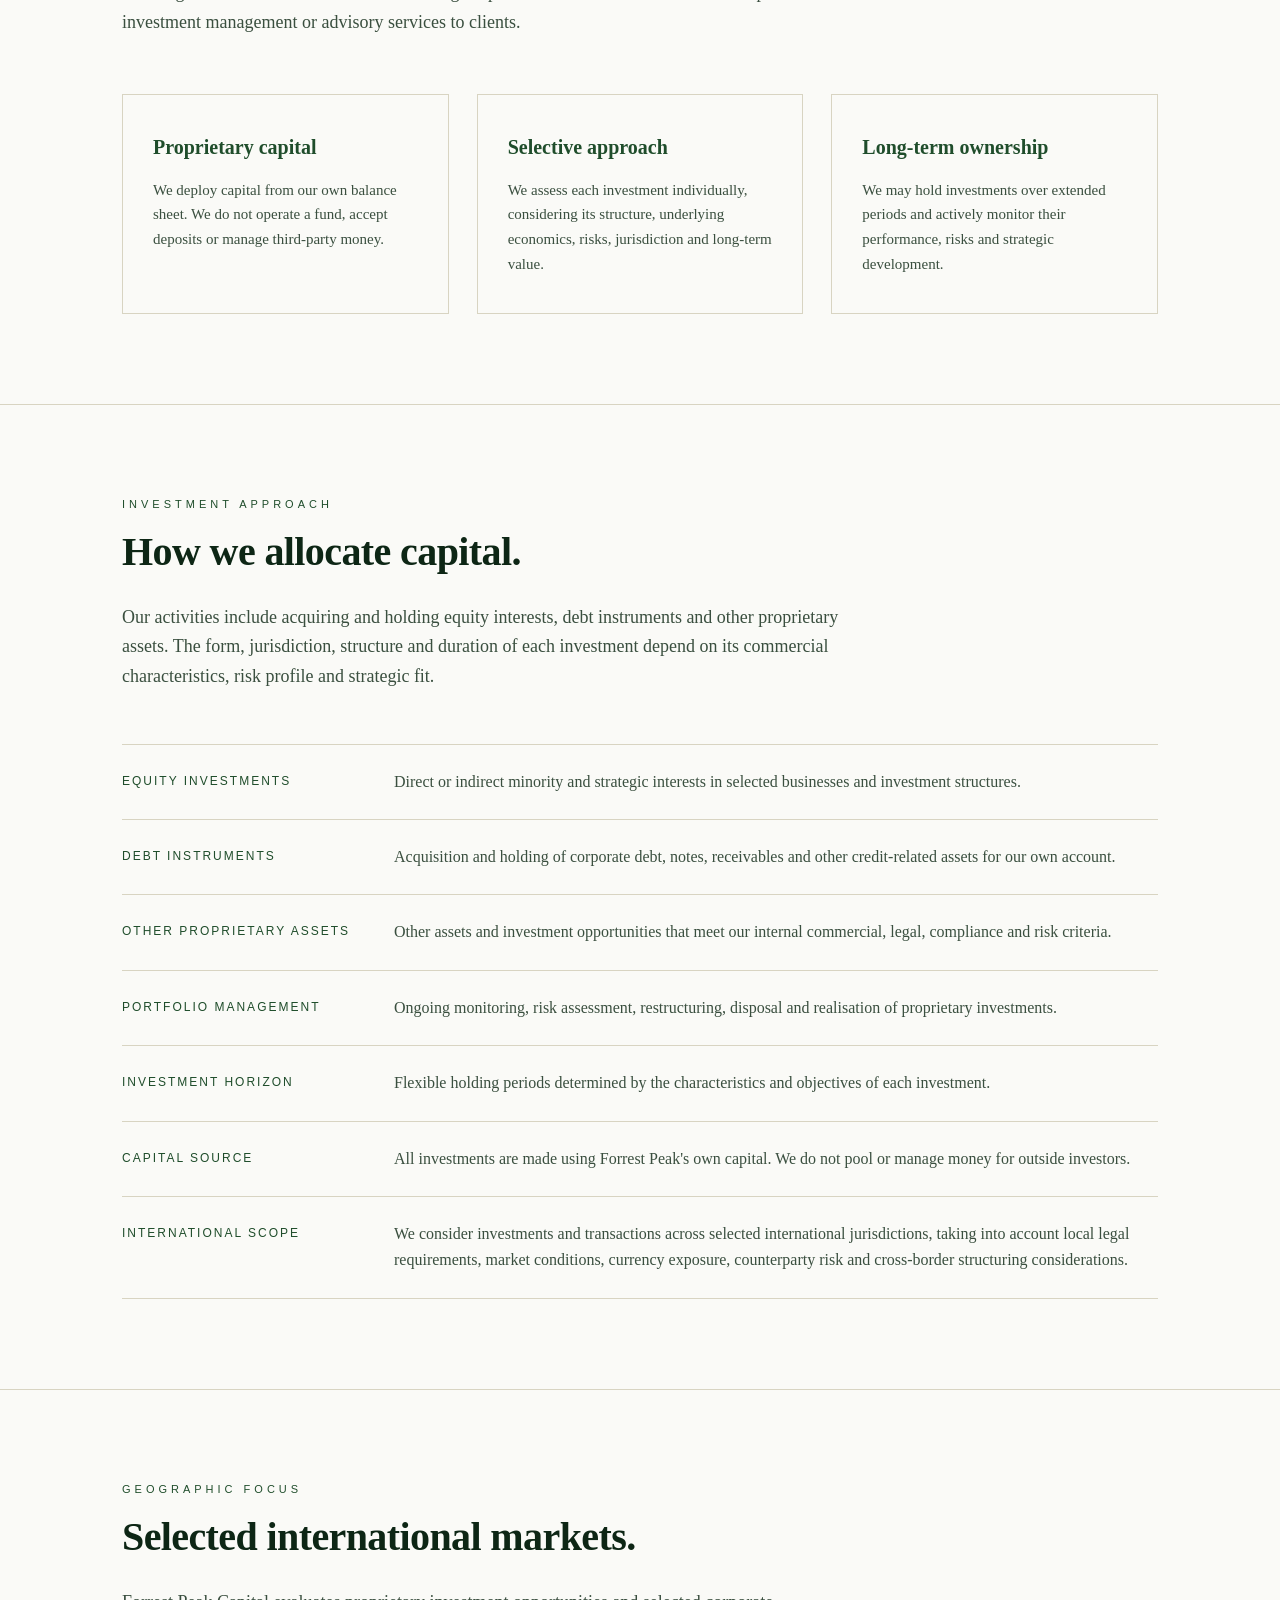
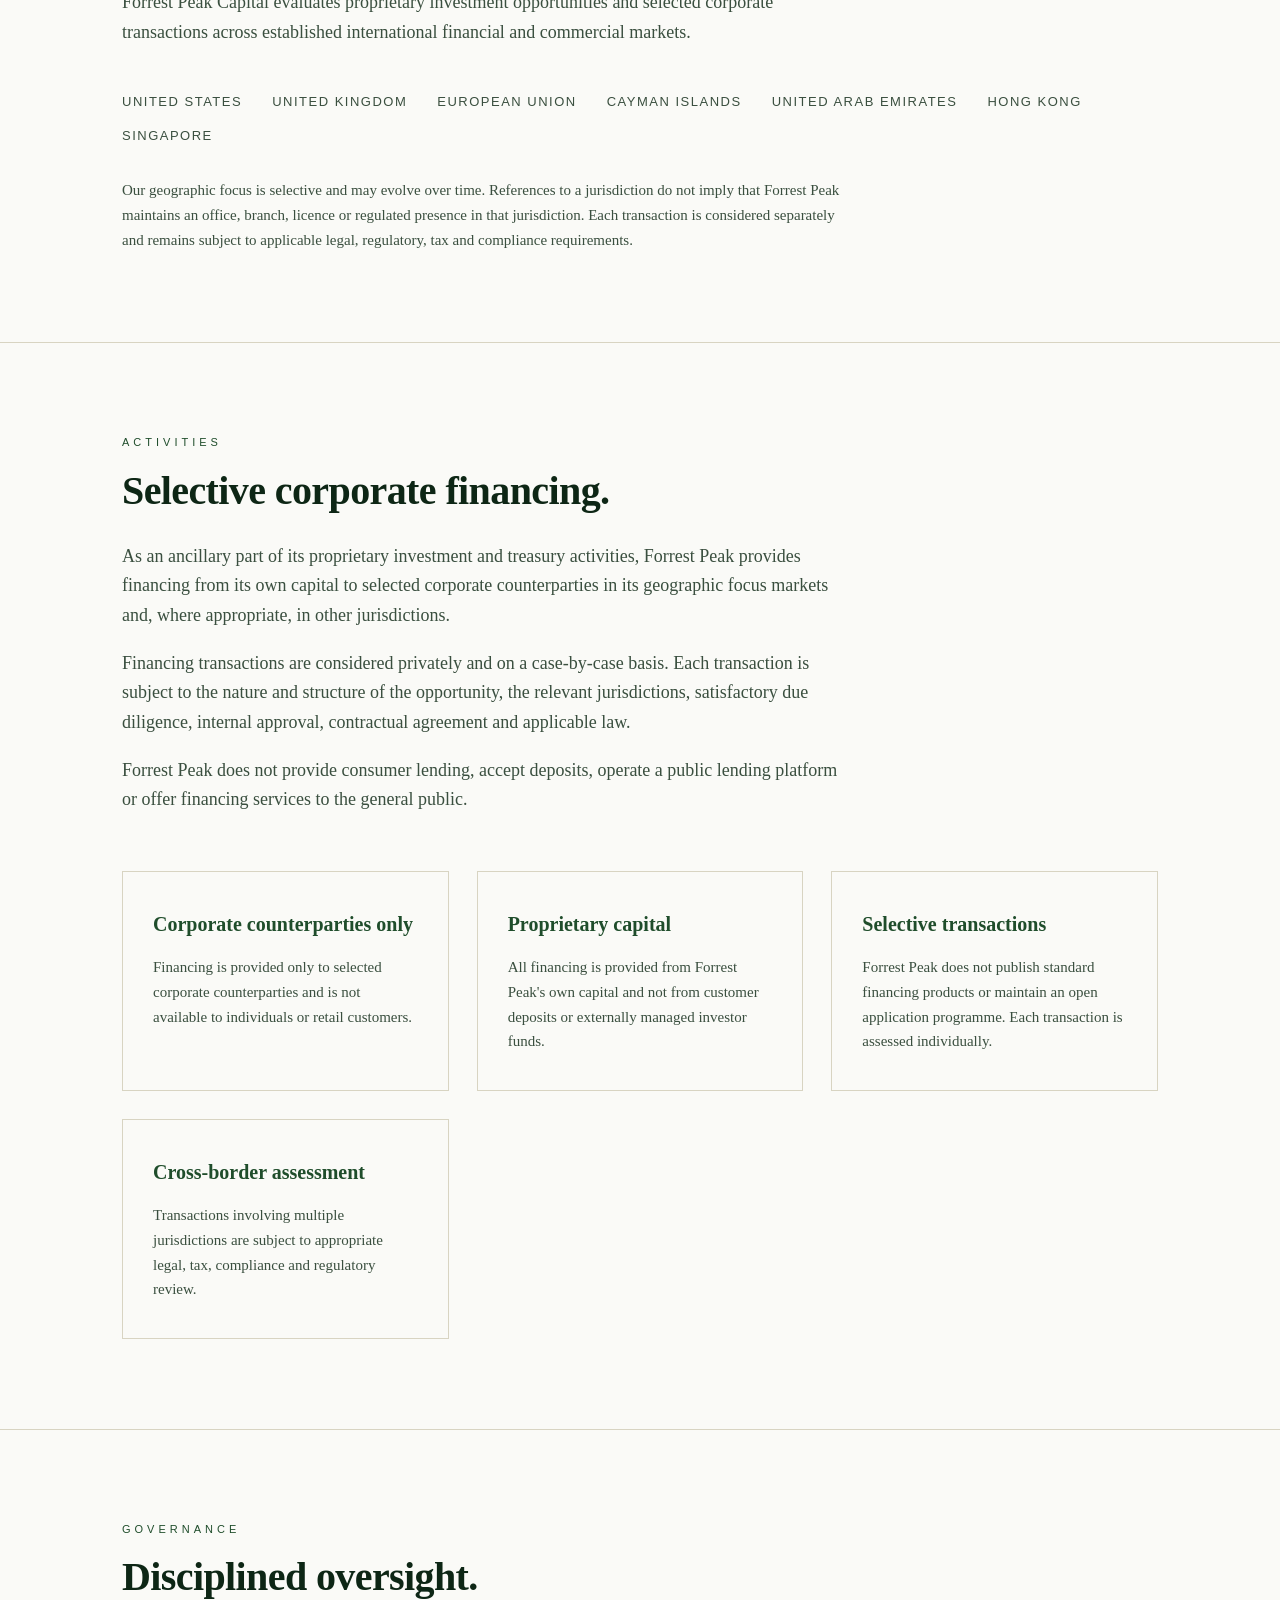
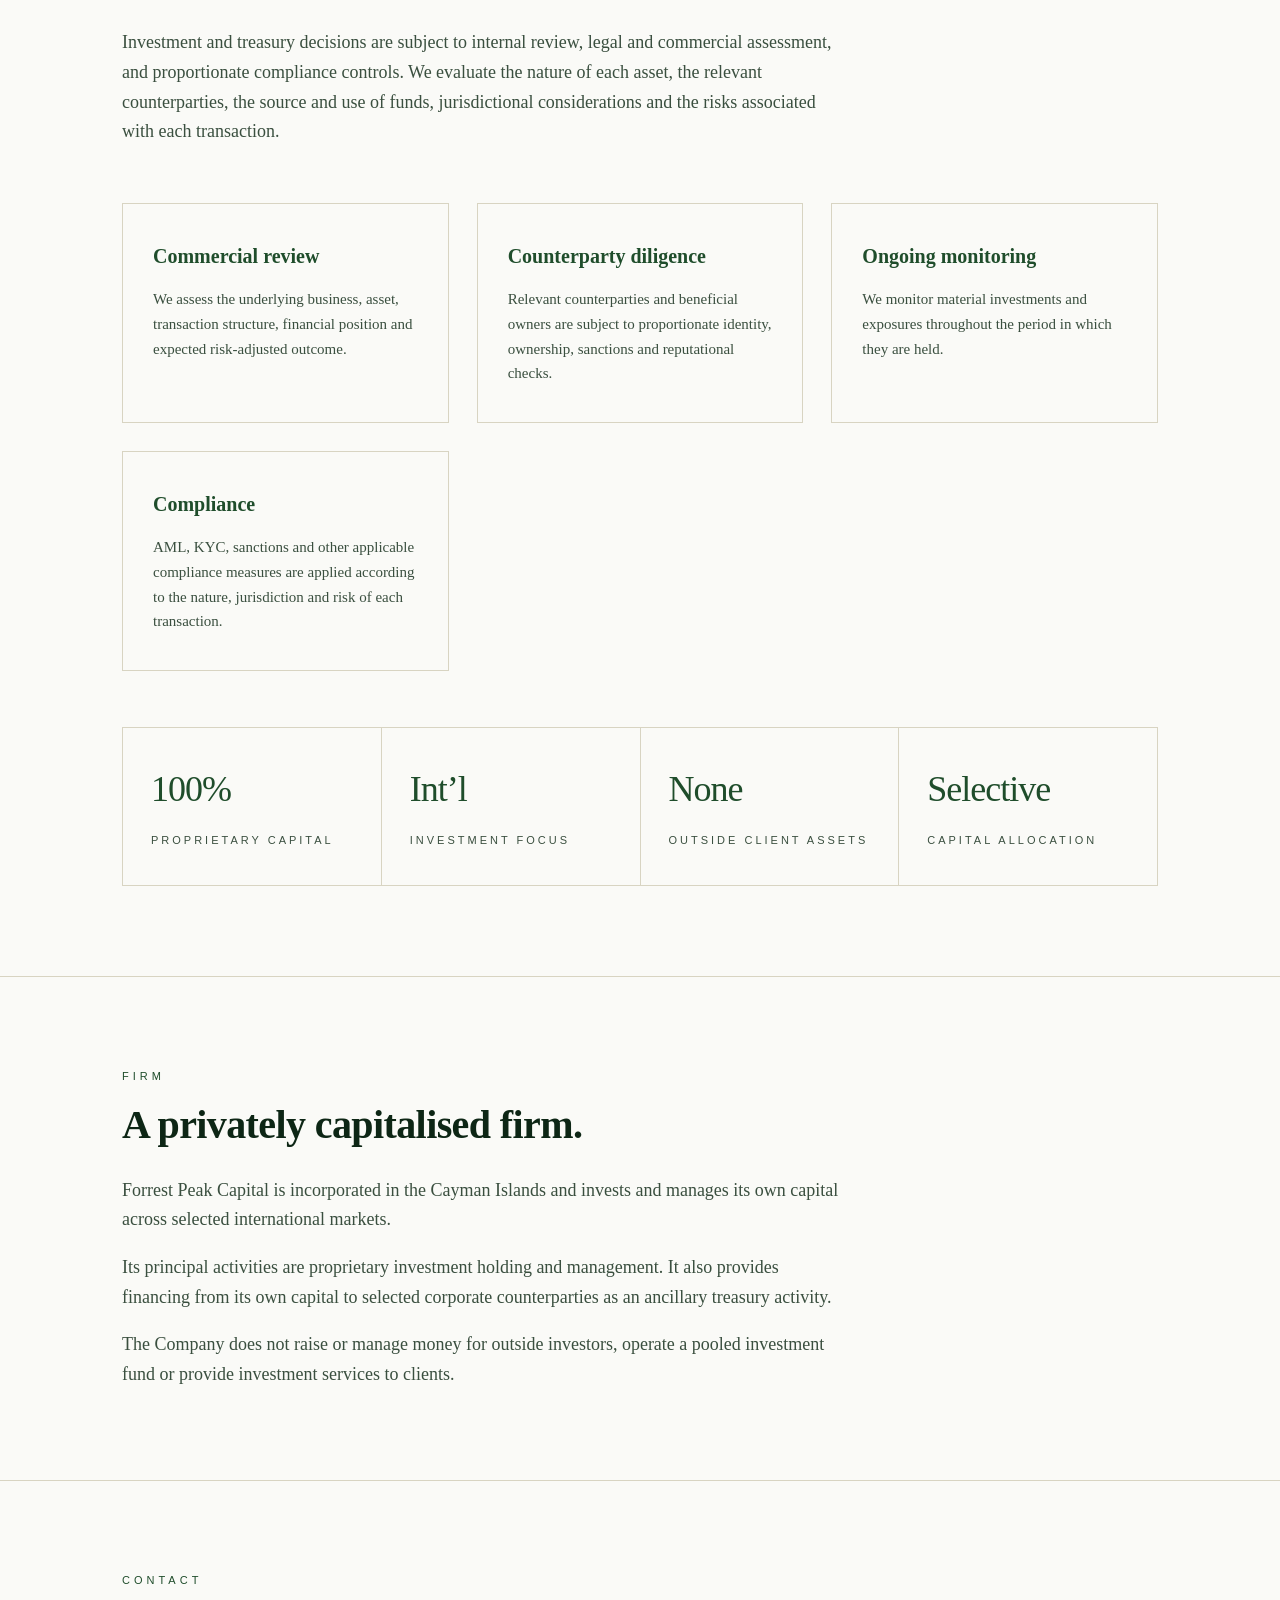
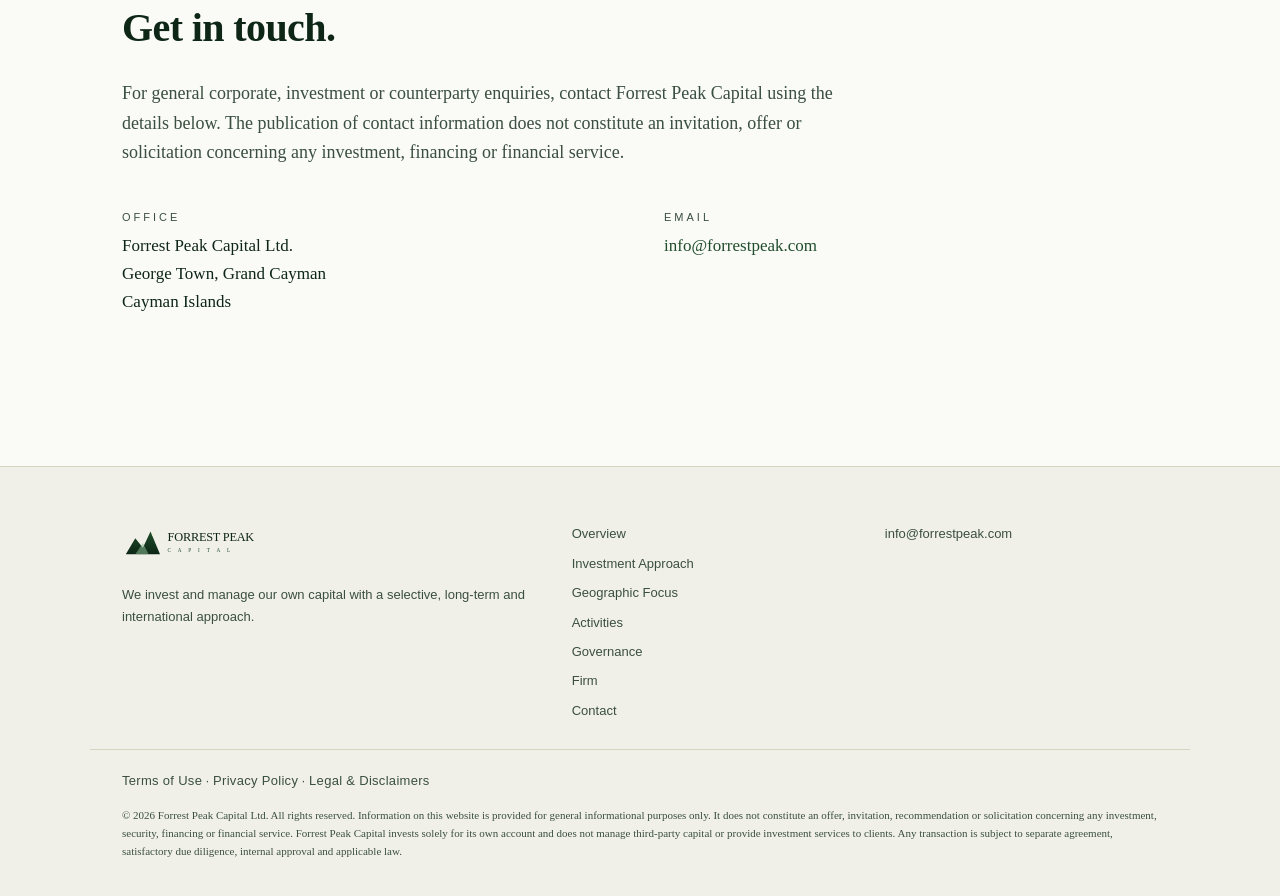
<file: 1/index.html>
<!doctype html>
<html lang="en">
<head>
<meta charset="utf-8">
<meta name="viewport" content="width=device-width, initial-scale=1">
<title>Forrest Peak Capital — Proprietary Investments and Strategic Capital</title>
<meta name="description" content="Forrest Peak Capital acquires, holds and manages investments and proprietary assets for its own account across selected international markets. It also provides selective corporate financing from its own capital.">
<meta property="og:title" content="Forrest Peak Capital">
<meta property="og:description" content="Forrest Peak Capital acquires, holds and manages investments and proprietary assets for its own account across selected international markets. It also provides selective corporate financing from its own capital.">
<meta property="og:type" content="website">
<meta property="og:url" content="https://forrestpeak.com/">
<link rel="icon" type="image/svg+xml" href="/logo.svg">
<link rel="stylesheet" href="/style.css">
</head>
<body>

<header>
  <div class="wrap">
    <a class="brand" href="/" aria-label="Forrest Peak Capital — home">
      <img src="/logo.svg" alt="Forrest Peak Capital">
    </a>
    <nav aria-label="Primary">
      <a href="#overview">Overview</a>
      <a href="#approach">Investment Approach</a>
      <a href="#geographic">Geographic Focus</a>
      <a href="#activities">Activities</a>
      <a href="#governance">Governance</a>
      <a href="#firm">Firm</a>
      <a href="#contact">Contact</a>
    </nav>
  </div>
</header>

<section class="hero">
  <div class="wrap">
    <div class="copy">
      <p class="eyebrow">Forrest Peak Capital</p>
      <h1>Proprietary investments.<br><em>Long-term perspective.</em></h1>
      <p class="lede">
        Forrest Peak Capital acquires, holds, manages and disposes of investments and other
        proprietary assets for its own account. We take a selective, disciplined and
        long-term approach to capital allocation across international markets.
      </p>
      <p class="lede" style="font-size:16px;">
        We also provide financing from our own capital to selected corporate counterparties
        as an ancillary treasury activity.
      </p>
      <div class="meta">Cayman Islands Incorporated · International Investment Focus · Proprietary Capital</div>
    </div>
    <div class="ridge" aria-hidden="true">
      <svg viewBox="0 0 600 380" preserveAspectRatio="xMidYMid slice">
        <defs>
          <linearGradient id="ridgeBg" x1="0" x2="0" y1="0" y2="1">
            <stop offset="0%" stop-color="#fafaf7"/>
            <stop offset="100%" stop-color="#eee9d6"/>
          </linearGradient>
          <linearGradient id="ridgeFar" x1="0" x2="0" y1="0" y2="1">
            <stop offset="0%" stop-color="#7e9b86"/>
            <stop offset="100%" stop-color="#a9bca6"/>
          </linearGradient>
          <linearGradient id="ridgeMid" x1="0" x2="0" y1="0" y2="1">
            <stop offset="0%" stop-color="#37633e"/>
            <stop offset="100%" stop-color="#5b8359"/>
          </linearGradient>
          <linearGradient id="ridgeNear" x1="0" x2="0" y1="0" y2="1">
            <stop offset="0%" stop-color="#0d2615"/>
            <stop offset="100%" stop-color="#1f4d2b"/>
          </linearGradient>
        </defs>
        <rect width="600" height="380" fill="url(#ridgeBg)"/>
        <!-- sun -->
        <circle cx="490" cy="100" r="58" fill="#f0d99c" opacity="0.55"/>
        <circle cx="490" cy="100" r="32" fill="#f5e6b8"/>
        <!-- distant ridge -->
        <path d="M0 260 L80 210 L150 235 L230 195 L320 220 L410 180 L500 215 L600 195 L600 380 L0 380 Z" fill="url(#ridgeFar)"/>
        <!-- mid ridge -->
        <path d="M0 290 L60 250 L130 280 L210 230 L300 270 L380 240 L470 285 L560 260 L600 280 L600 380 L0 380 Z" fill="url(#ridgeMid)"/>
        <!-- near ridge with single sharp peak -->
        <path d="M0 340 L100 300 L180 325 L260 240 L340 320 L440 300 L530 330 L600 315 L600 380 L0 380 Z" fill="url(#ridgeNear)"/>
        <!-- snow tip -->
        <path d="M250 268 L260 240 L272 258 L266 258 L262 252 Z" fill="#f5f0d8" opacity="0.85"/>
      </svg>
    </div>
  </div>
</section>

<section id="overview">
  <div class="wrap">
    <p class="section-eyebrow">Overview</p>
    <h2>What we do.</h2>
    <p class="intro">
      Forrest Peak Capital is a privately capitalised investment company incorporated in the
      Cayman Islands with an international investment focus.
    </p>
    <p class="intro">
      Our principal business is the acquisition, holding, management and disposal of
      investments and other proprietary assets for our own account.
    </p>
    <p class="intro">
      We also undertake ancillary treasury activities, including providing financing from our
      own capital to selected corporate counterparties.
    </p>
    <p class="intro">
      We evaluate selected opportunities across the United States, United Kingdom, European
      Union, Cayman Islands, United Arab Emirates, Hong Kong and Singapore. Our geographic
      focus is not exclusive and may evolve as market conditions and investment opportunities
      develop.
    </p>
    <p class="intro">
      We invest selectively and manage capital with a focus on preservation, disciplined risk
      assessment and long-term value. We do not raise or manage capital for outside investors
      and do not provide investment management or advisory services to clients.
    </p>
    <div class="cards">
      <div class="card">
        <h3>Proprietary capital</h3>
        <p>We deploy capital from our own balance sheet. We do not operate a fund, accept deposits or manage third-party money.</p>
      </div>
      <div class="card">
        <h3>Selective approach</h3>
        <p>We assess each investment individually, considering its structure, underlying economics, risks, jurisdiction and long-term value.</p>
      </div>
      <div class="card">
        <h3>Long-term ownership</h3>
        <p>We may hold investments over extended periods and actively monitor their performance, risks and strategic development.</p>
      </div>
    </div>
  </div>
</section>

<section id="approach">
  <div class="wrap">
    <p class="section-eyebrow">Investment Approach</p>
    <h2>How we allocate capital.</h2>
    <p class="intro">
      Our activities include acquiring and holding equity interests, debt instruments and
      other proprietary assets. The form, jurisdiction, structure and duration of each
      investment depend on its commercial characteristics, risk profile and strategic fit.
    </p>
    <dl class="terms">
      <div class="term"><dt>Equity investments</dt><dd>Direct or indirect minority and strategic interests in selected businesses and investment structures.</dd></div>
      <div class="term"><dt>Debt instruments</dt><dd>Acquisition and holding of corporate debt, notes, receivables and other credit-related assets for our own account.</dd></div>
      <div class="term"><dt>Other proprietary assets</dt><dd>Other assets and investment opportunities that meet our internal commercial, legal, compliance and risk criteria.</dd></div>
      <div class="term"><dt>Portfolio management</dt><dd>Ongoing monitoring, risk assessment, restructuring, disposal and realisation of proprietary investments.</dd></div>
      <div class="term"><dt>Investment horizon</dt><dd>Flexible holding periods determined by the characteristics and objectives of each investment.</dd></div>
      <div class="term"><dt>Capital source</dt><dd>All investments are made using Forrest Peak's own capital. We do not pool or manage money for outside investors.</dd></div>
      <div class="term"><dt>International scope</dt><dd>We consider investments and transactions across selected international jurisdictions, taking into account local legal requirements, market conditions, currency exposure, counterparty risk and cross-border structuring considerations.</dd></div>
    </dl>
  </div>
</section>

<section id="geographic">
  <div class="wrap">
    <p class="section-eyebrow">Geographic Focus</p>
    <h2>Selected international markets.</h2>
    <p class="intro">
      Forrest Peak Capital evaluates proprietary investment opportunities and selected
      corporate transactions across established international financial and commercial markets.
    </p>
    <ul class="geo-list" style="margin-top:44px;">
      <li>United States</li>
      <li>United Kingdom</li>
      <li>European Union</li>
      <li>Cayman Islands</li>
      <li>United Arab Emirates</li>
      <li>Hong Kong</li>
      <li>Singapore</li>
    </ul>
    <p class="intro" style="font-size:15px; margin-top:32px;">
      Our geographic focus is selective and may evolve over time. References to a jurisdiction
      do not imply that Forrest Peak maintains an office, branch, licence or regulated presence
      in that jurisdiction. Each transaction is considered separately and remains subject to
      applicable legal, regulatory, tax and compliance requirements.
    </p>
  </div>
</section>

<section id="activities">
  <div class="wrap">
    <p class="section-eyebrow">Activities</p>
    <h2>Selective corporate financing.</h2>
    <p class="intro">
      As an ancillary part of its proprietary investment and treasury activities, Forrest Peak
      provides financing from its own capital to selected corporate counterparties in its
      geographic focus markets and, where appropriate, in other jurisdictions.
    </p>
    <p class="intro">
      Financing transactions are considered privately and on a case-by-case basis. Each
      transaction is subject to the nature and structure of the opportunity, the relevant
      jurisdictions, satisfactory due diligence, internal approval, contractual agreement and
      applicable law.
    </p>
    <p class="intro">
      Forrest Peak does not provide consumer lending, accept deposits, operate a public lending
      platform or offer financing services to the general public.
    </p>
    <div class="cards">
      <div class="card">
        <h3>Corporate counterparties only</h3>
        <p>Financing is provided only to selected corporate counterparties and is not available to individuals or retail customers.</p>
      </div>
      <div class="card">
        <h3>Proprietary capital</h3>
        <p>All financing is provided from Forrest Peak's own capital and not from customer deposits or externally managed investor funds.</p>
      </div>
      <div class="card">
        <h3>Selective transactions</h3>
        <p>Forrest Peak does not publish standard financing products or maintain an open application programme. Each transaction is assessed individually.</p>
      </div>
      <div class="card">
        <h3>Cross-border assessment</h3>
        <p>Transactions involving multiple jurisdictions are subject to appropriate legal, tax, compliance and regulatory review.</p>
      </div>
    </div>
  </div>
</section>

<section id="governance">
  <div class="wrap">
    <p class="section-eyebrow">Governance</p>
    <h2>Disciplined oversight.</h2>
    <p class="intro">
      Investment and treasury decisions are subject to internal review, legal and commercial
      assessment, and proportionate compliance controls. We evaluate the nature of each asset,
      the relevant counterparties, the source and use of funds, jurisdictional considerations
      and the risks associated with each transaction.
    </p>
    <div class="cards">
      <div class="card">
        <h3>Commercial review</h3>
        <p>We assess the underlying business, asset, transaction structure, financial position and expected risk-adjusted outcome.</p>
      </div>
      <div class="card">
        <h3>Counterparty diligence</h3>
        <p>Relevant counterparties and beneficial owners are subject to proportionate identity, ownership, sanctions and reputational checks.</p>
      </div>
      <div class="card">
        <h3>Ongoing monitoring</h3>
        <p>We monitor material investments and exposures throughout the period in which they are held.</p>
      </div>
      <div class="card">
        <h3>Compliance</h3>
        <p>AML, KYC, sanctions and other applicable compliance measures are applied according to the nature, jurisdiction and risk of each transaction.</p>
      </div>
    </div>
    <div class="metrics">
      <div class="metric"><span class="v">100%</span><span class="l">Proprietary Capital</span></div>
      <div class="metric"><span class="v">Int&rsquo;l</span><span class="l">Investment Focus</span></div>
      <div class="metric"><span class="v">None</span><span class="l">Outside Client Assets</span></div>
      <div class="metric"><span class="v">Selective</span><span class="l">Capital Allocation</span></div>
    </div>
  </div>
</section>

<section id="firm">
  <div class="wrap">
    <p class="section-eyebrow">Firm</p>
    <h2>A privately capitalised firm.</h2>
    <p class="intro">
      Forrest Peak Capital is incorporated in the Cayman Islands and invests and manages its
      own capital across selected international markets.
    </p>
    <p class="intro">
      Its principal activities are proprietary investment holding and management. It also
      provides financing from its own capital to selected corporate counterparties as an
      ancillary treasury activity.
    </p>
    <p class="intro">
      The Company does not raise or manage money for outside investors, operate a pooled
      investment fund or provide investment services to clients.
    </p>
  </div>
</section>

<section id="contact">
  <div class="wrap">
    <p class="section-eyebrow">Contact</p>
    <h2>Get in touch.</h2>
    <p class="intro">
      For general corporate, investment or counterparty enquiries, contact Forrest Peak Capital
      using the details below. The publication of contact information does not constitute an
      invitation, offer or solicitation concerning any investment, financing or financial service.
    </p>
    <div class="row">
      <div>
        <div class="label">Office</div>
        <address>
          Forrest Peak Capital Ltd.<br>
          George Town, Grand Cayman<br>
          Cayman Islands
        </address>
      </div>
      <div>
        <div class="label">Email</div>
        <p><a href="mailto:info@forrestpeak.com">info@forrestpeak.com</a></p>
      </div>
    </div>
  </div>
</section>

<footer>
  <div class="wrap">
    <div>
      <img src="/logo.svg" alt="Forrest Peak Capital">
      <p style="margin-top:14px;">We invest and manage our own capital with a selective, long-term and international approach.</p>
    </div>
    <div class="nav-col">
      <a href="#overview">Overview</a>
      <a href="#approach">Investment Approach</a>
      <a href="#geographic">Geographic Focus</a>
      <a href="#activities">Activities</a>
      <a href="#governance">Governance</a>
      <a href="#firm">Firm</a>
      <a href="#contact">Contact</a>
    </div>
    <div class="nav-col">
      <a href="mailto:info@forrestpeak.com">info@forrestpeak.com</a>
    </div>
  </div>
  <div class="wrap legal">
    <p class="legal-links"><a href="/terms.html">Terms of Use</a> · <a href="/privacy.html">Privacy Policy</a> · <a href="/disclaimer.html">Legal &amp; Disclaimers</a></p>
    © 2026 Forrest Peak Capital Ltd. All rights reserved. Information on this website is
    provided for general informational purposes only. It does not constitute an offer,
    invitation, recommendation or solicitation concerning any investment, security, financing
    or financial service. Forrest Peak Capital invests solely for its own account and does not
    manage third-party capital or provide investment services to clients. Any transaction is
    subject to separate agreement, satisfactory due diligence, internal approval and applicable law.
  </div>
</footer>

</body>
</html>
</file>
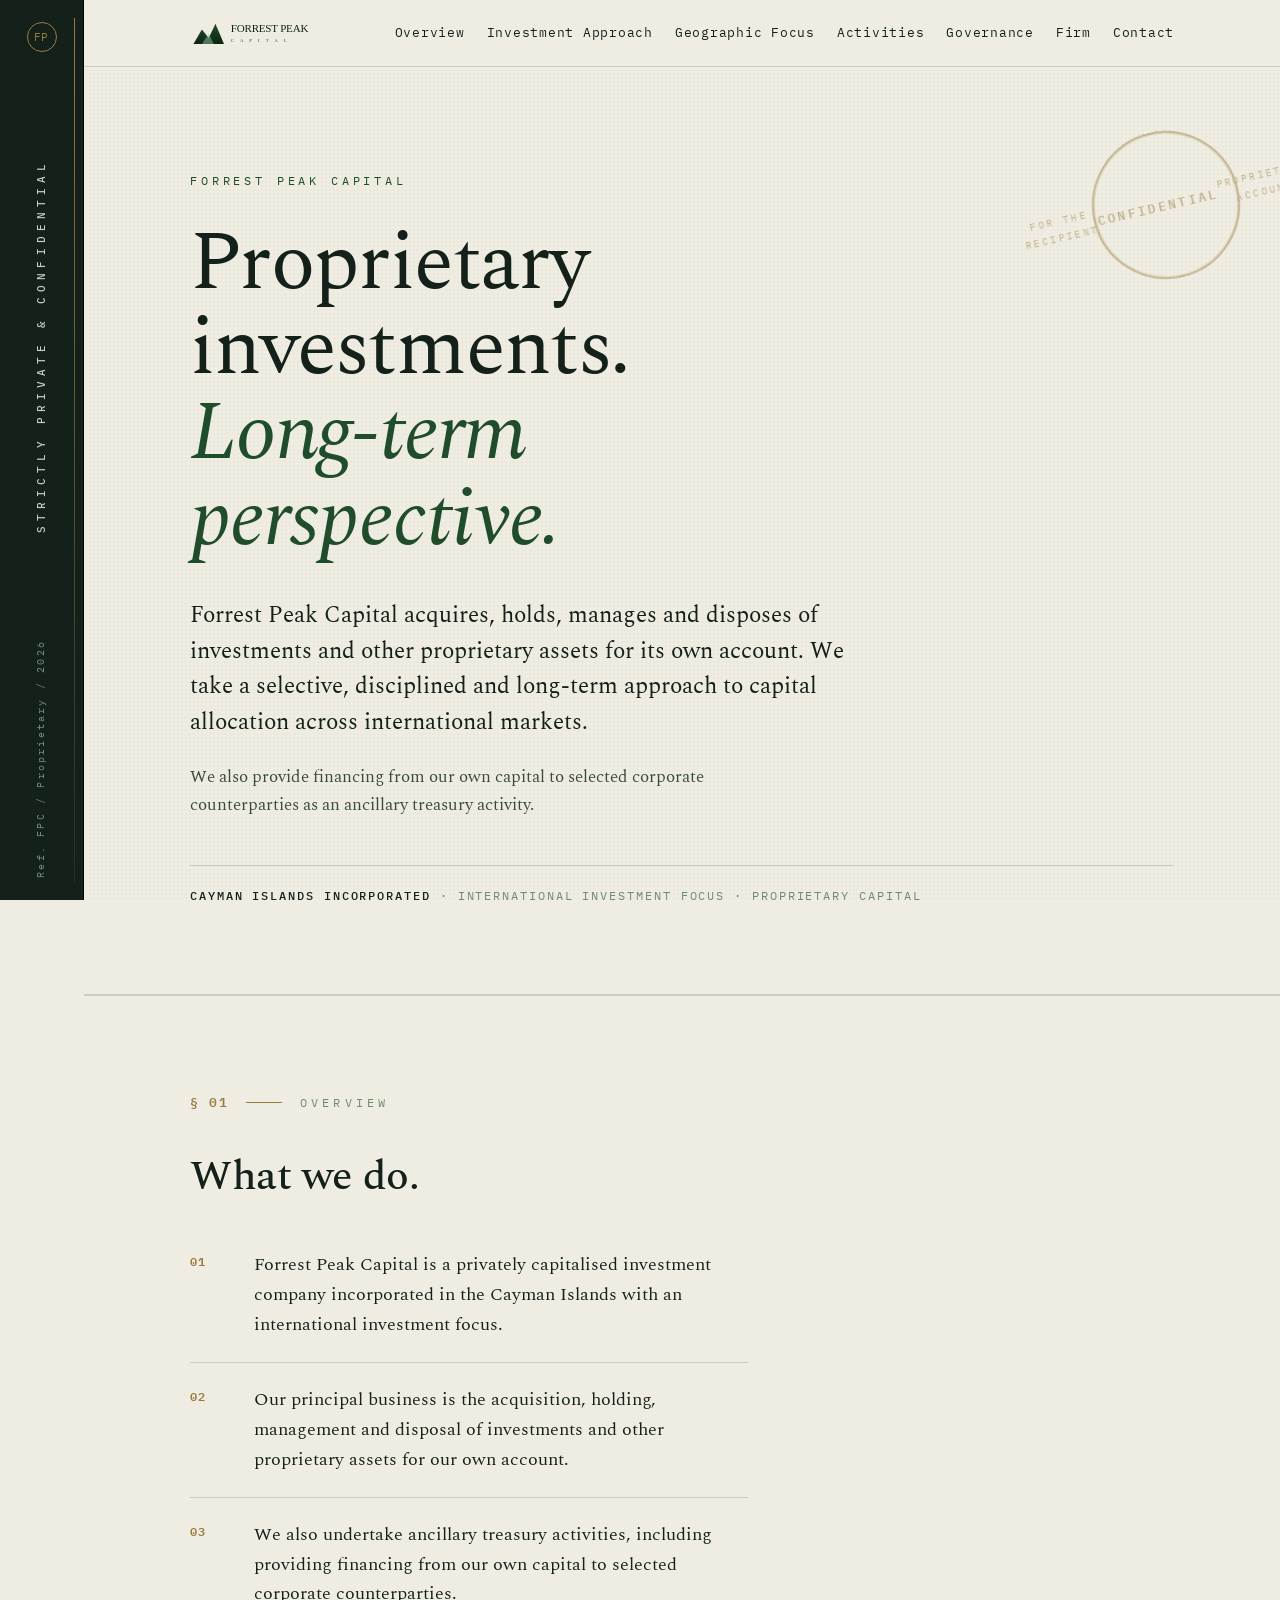
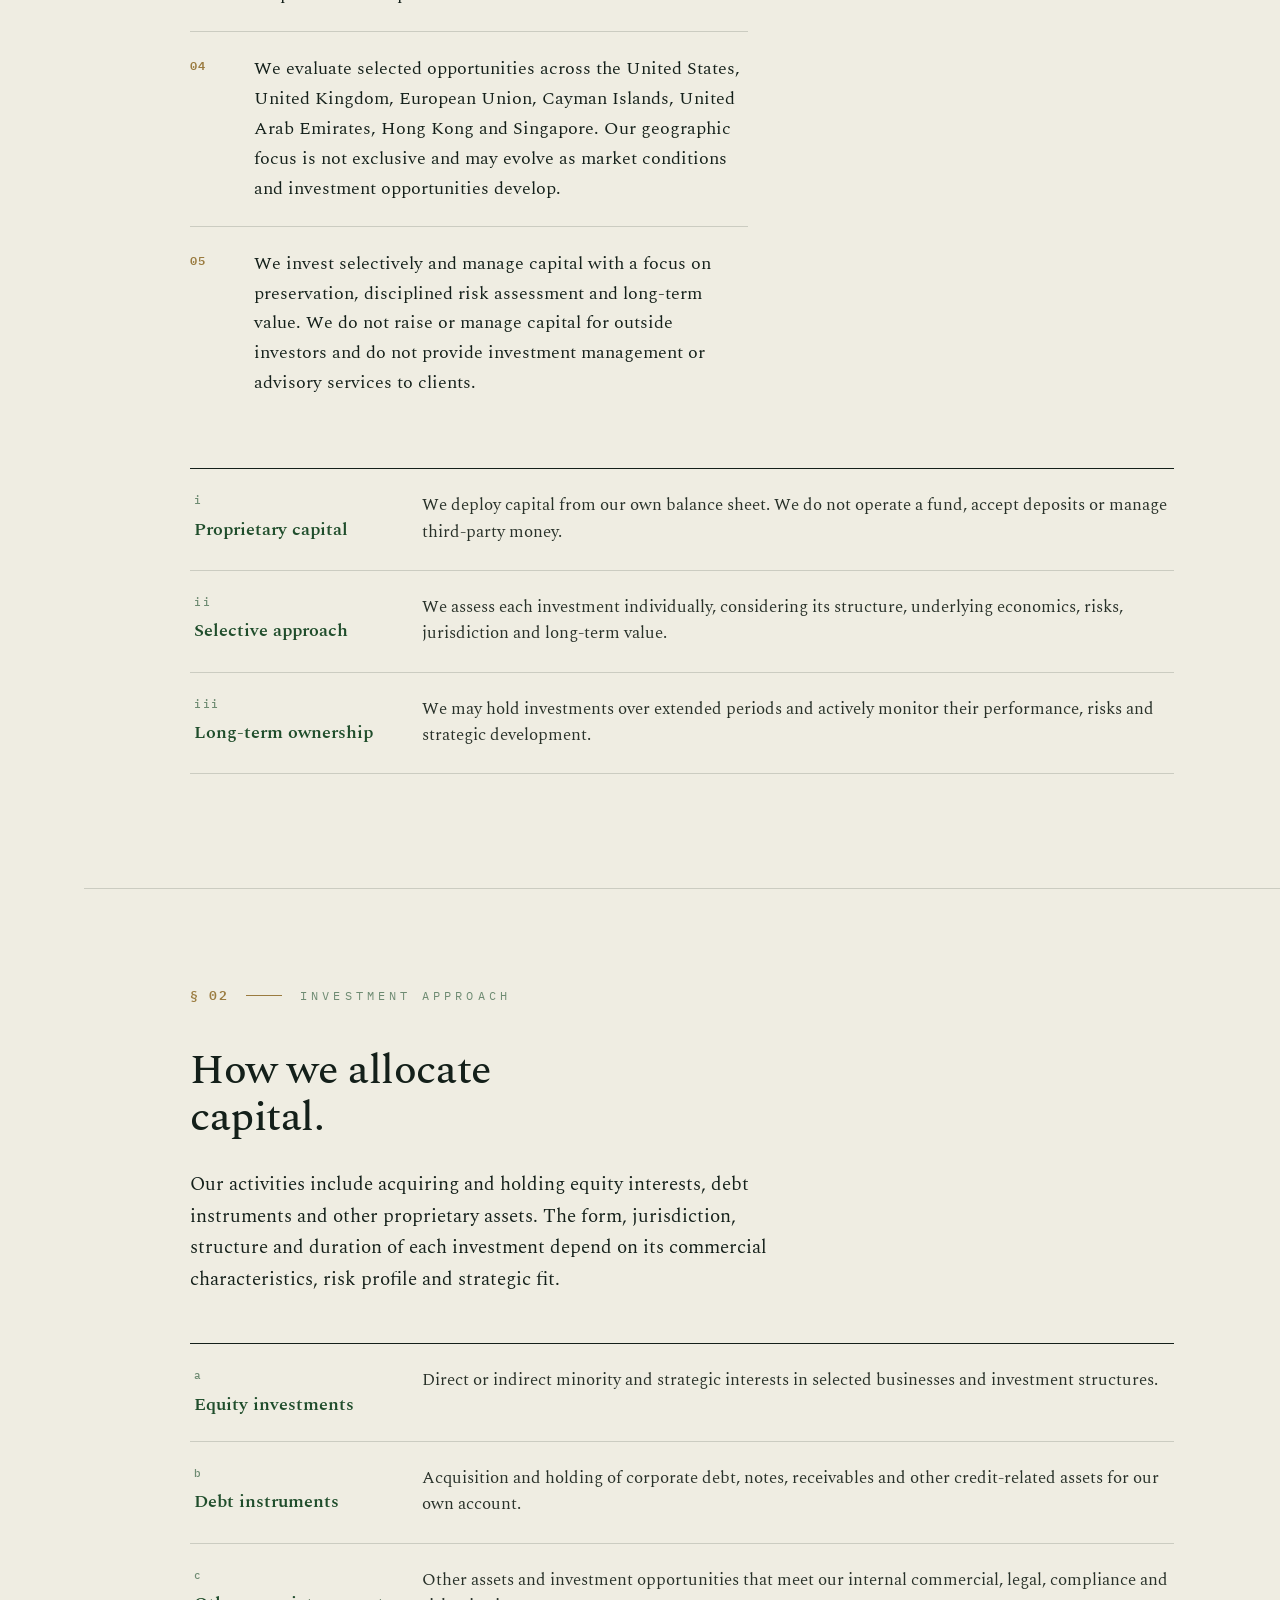
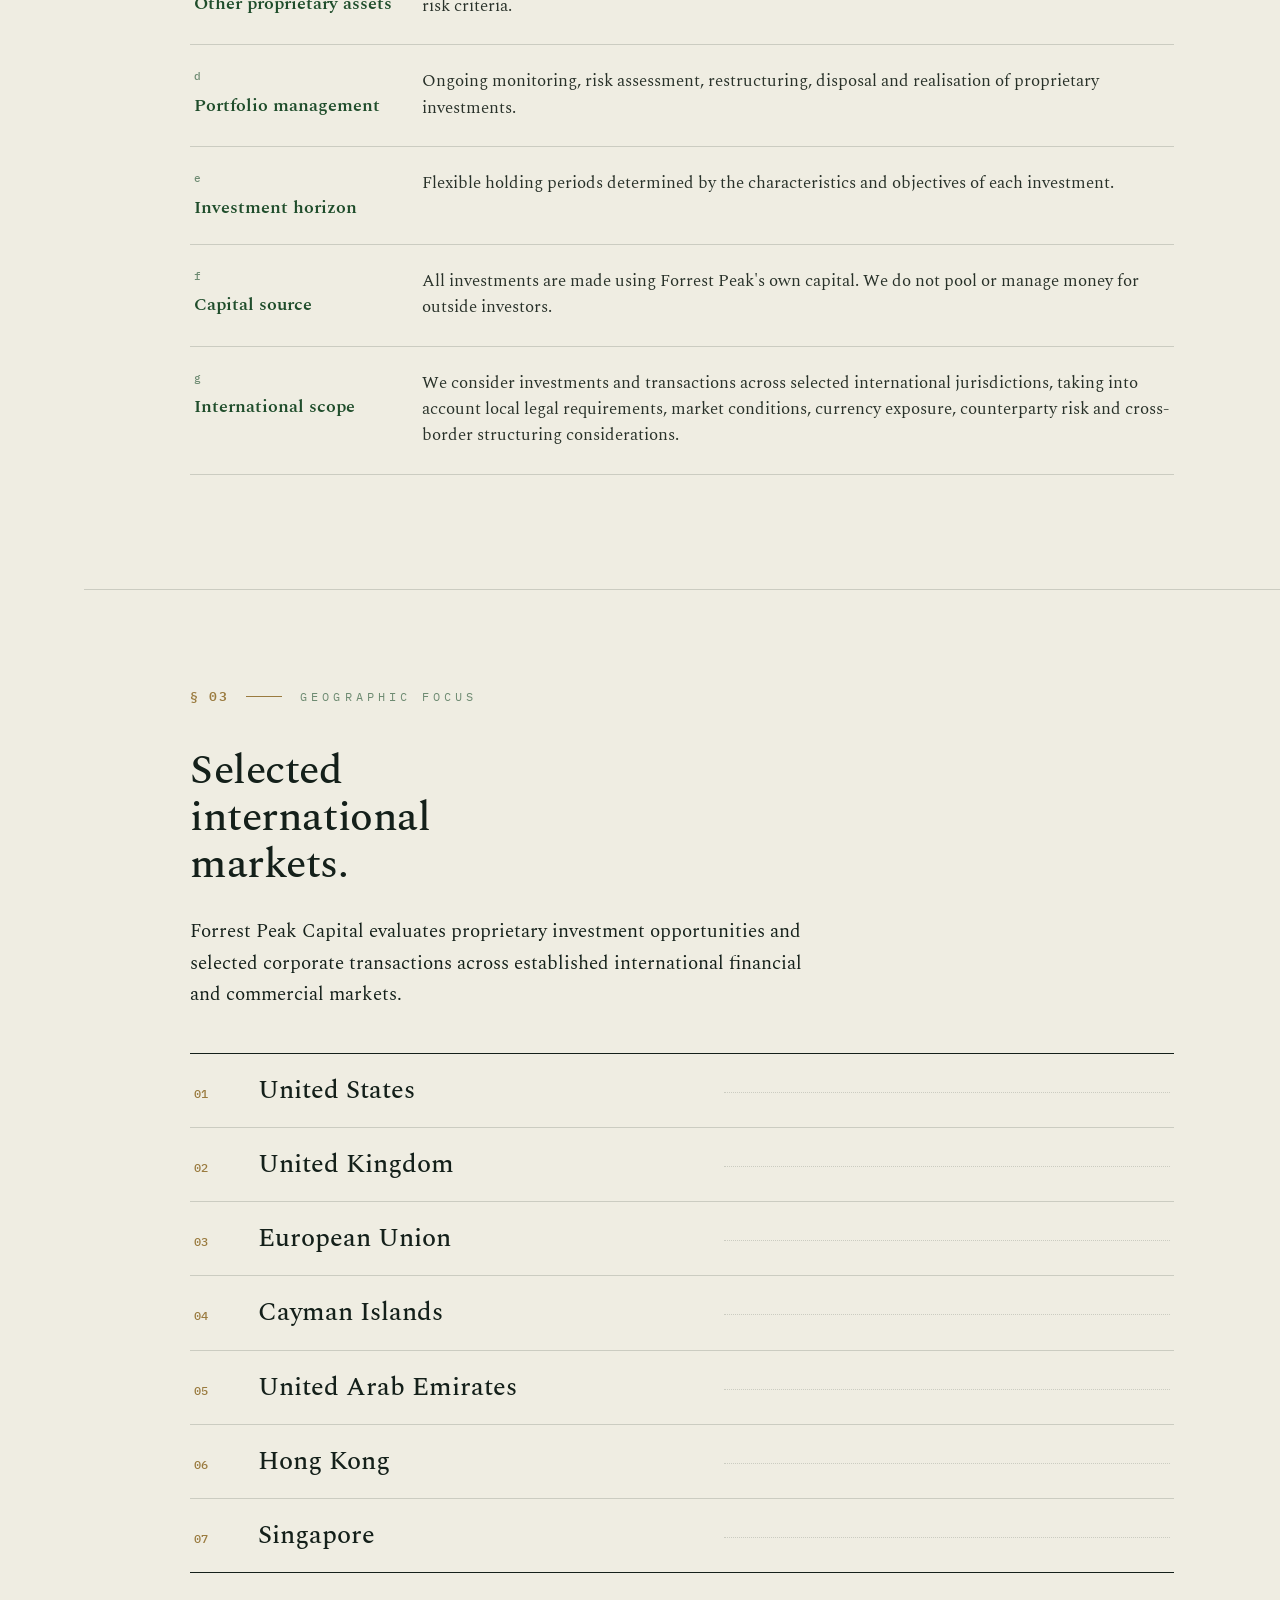
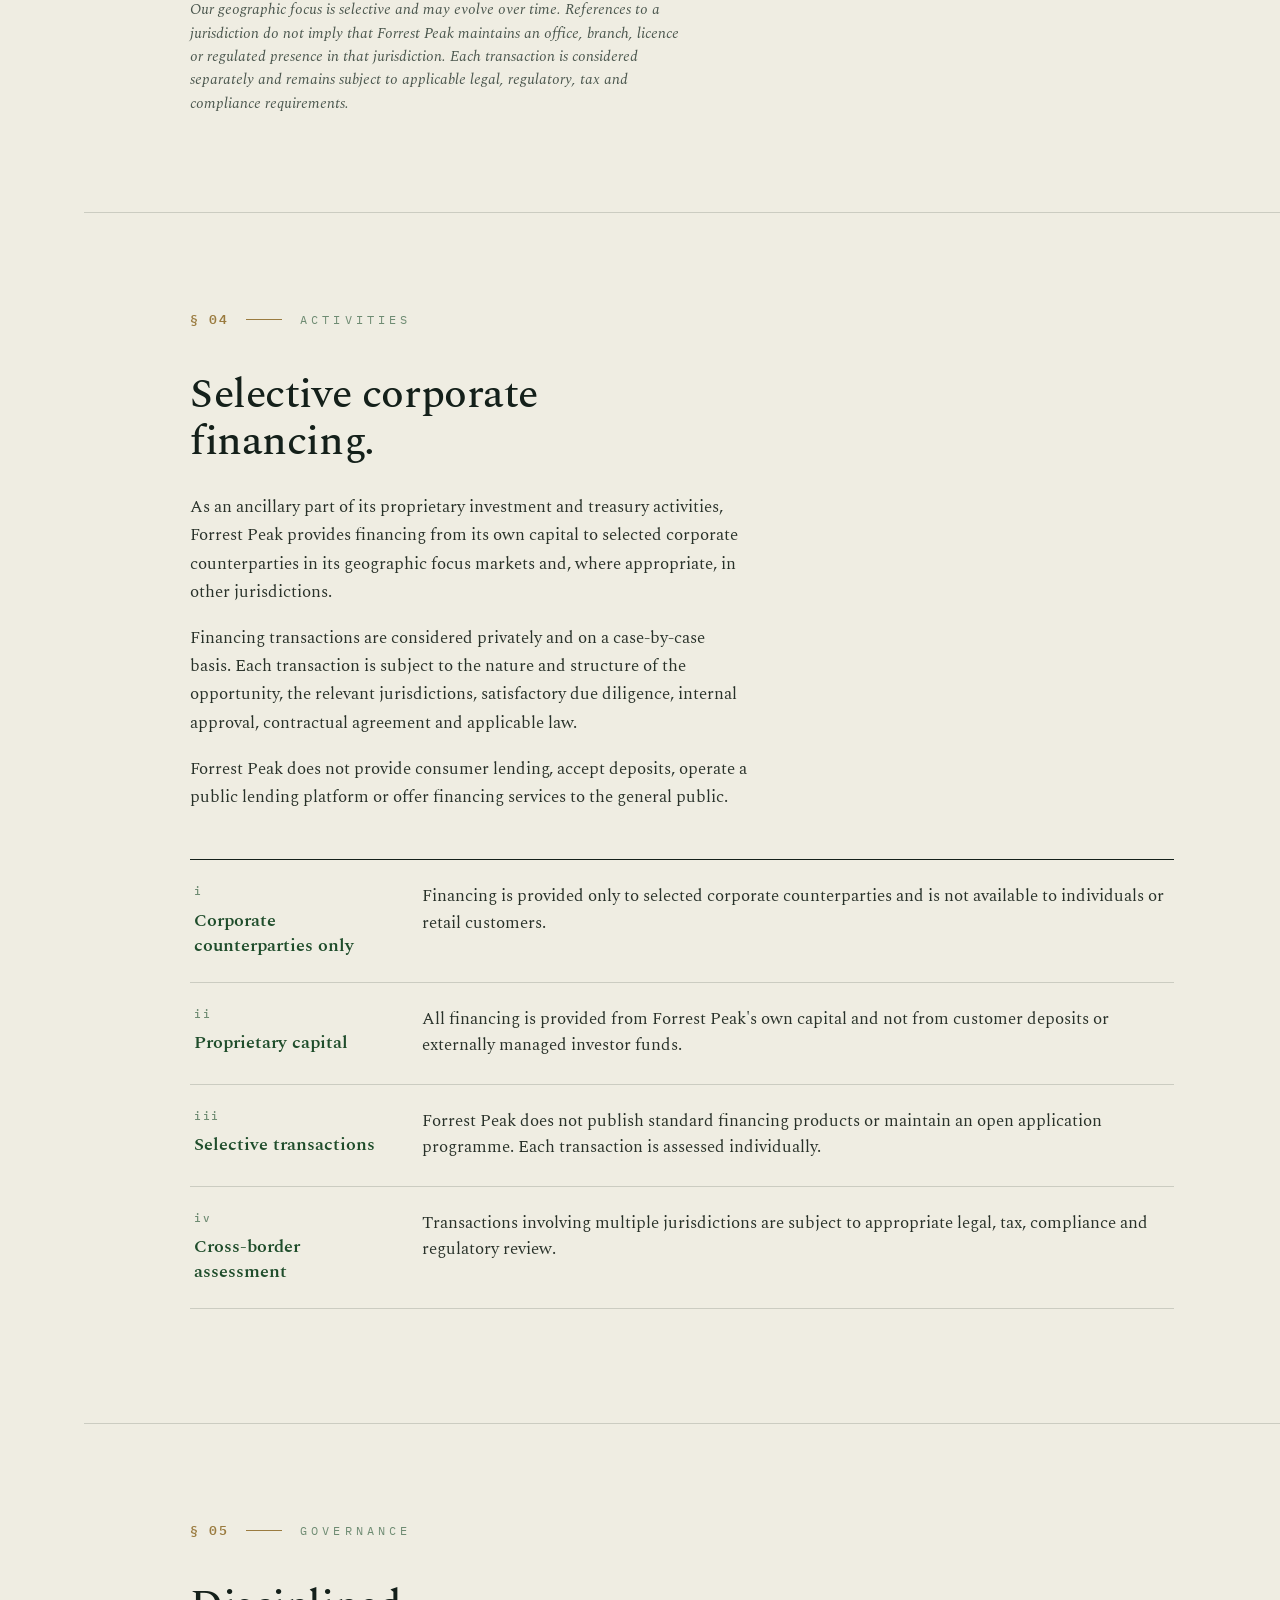
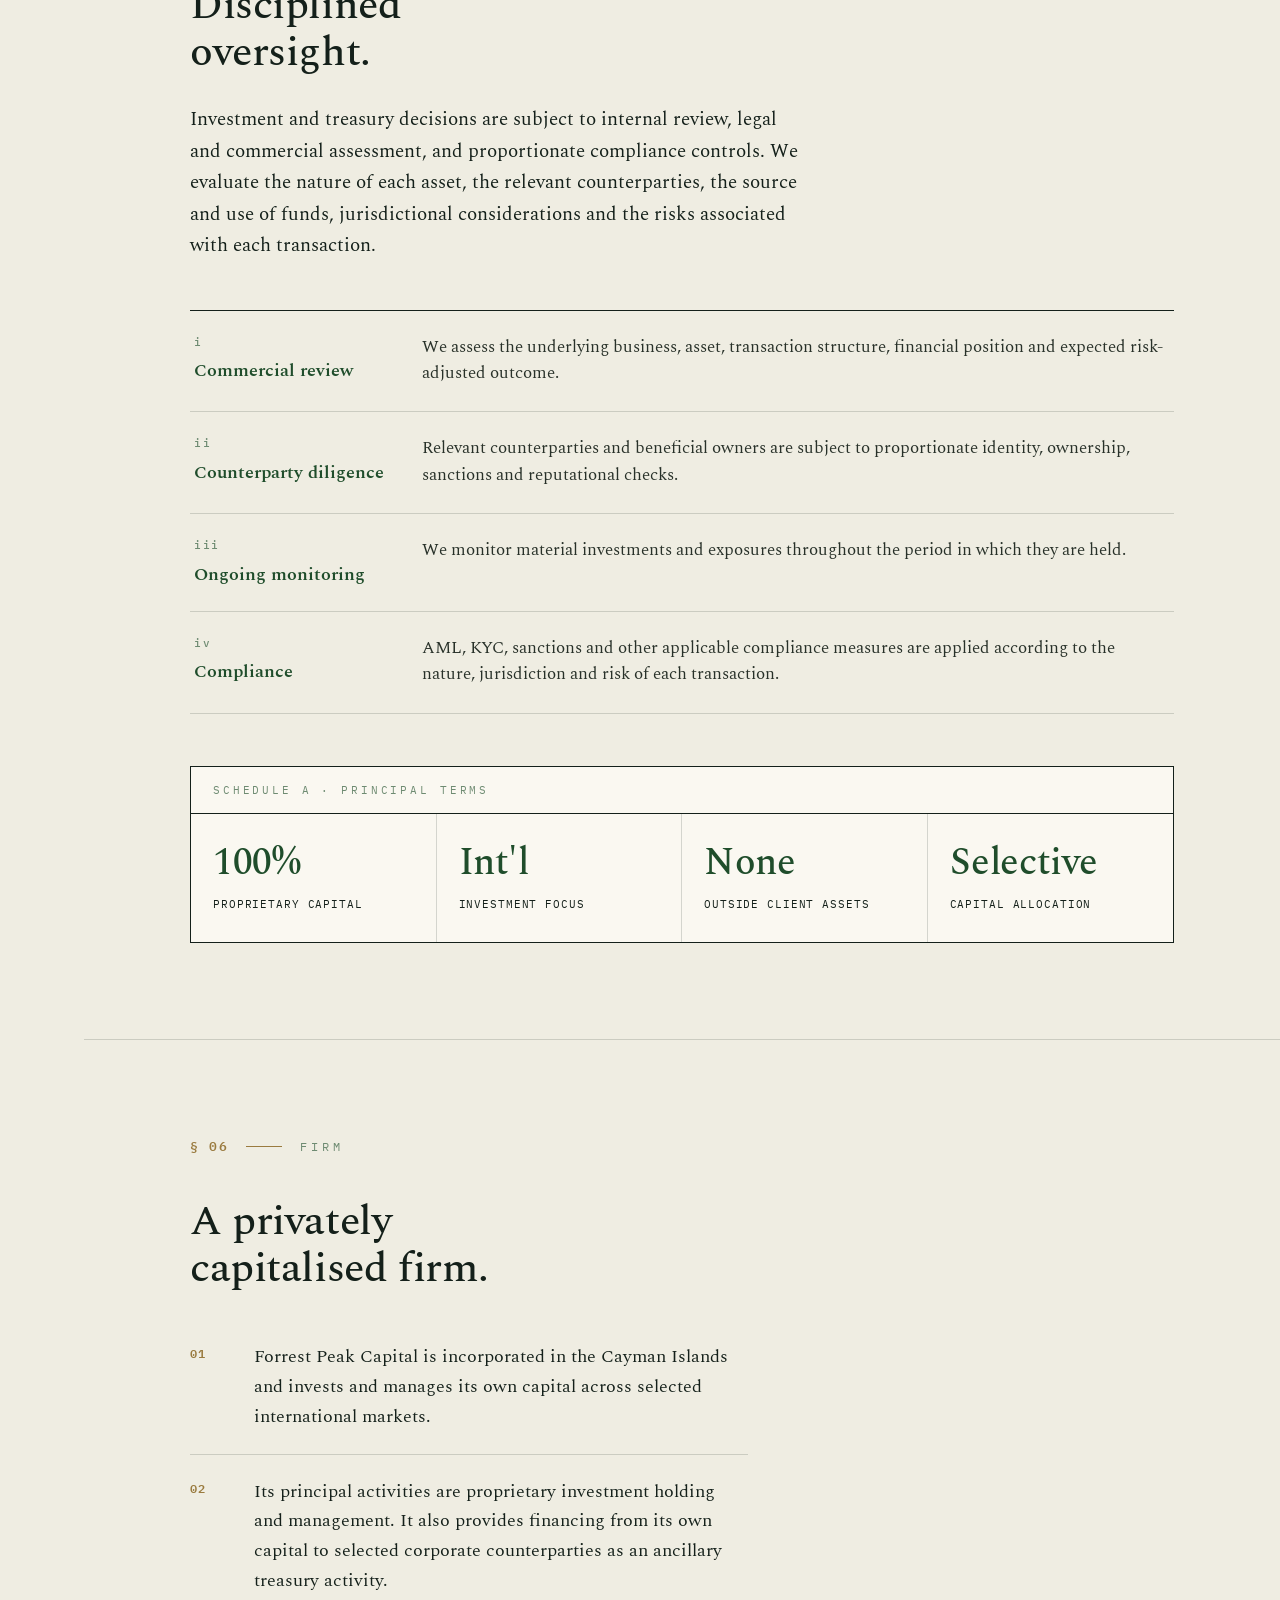
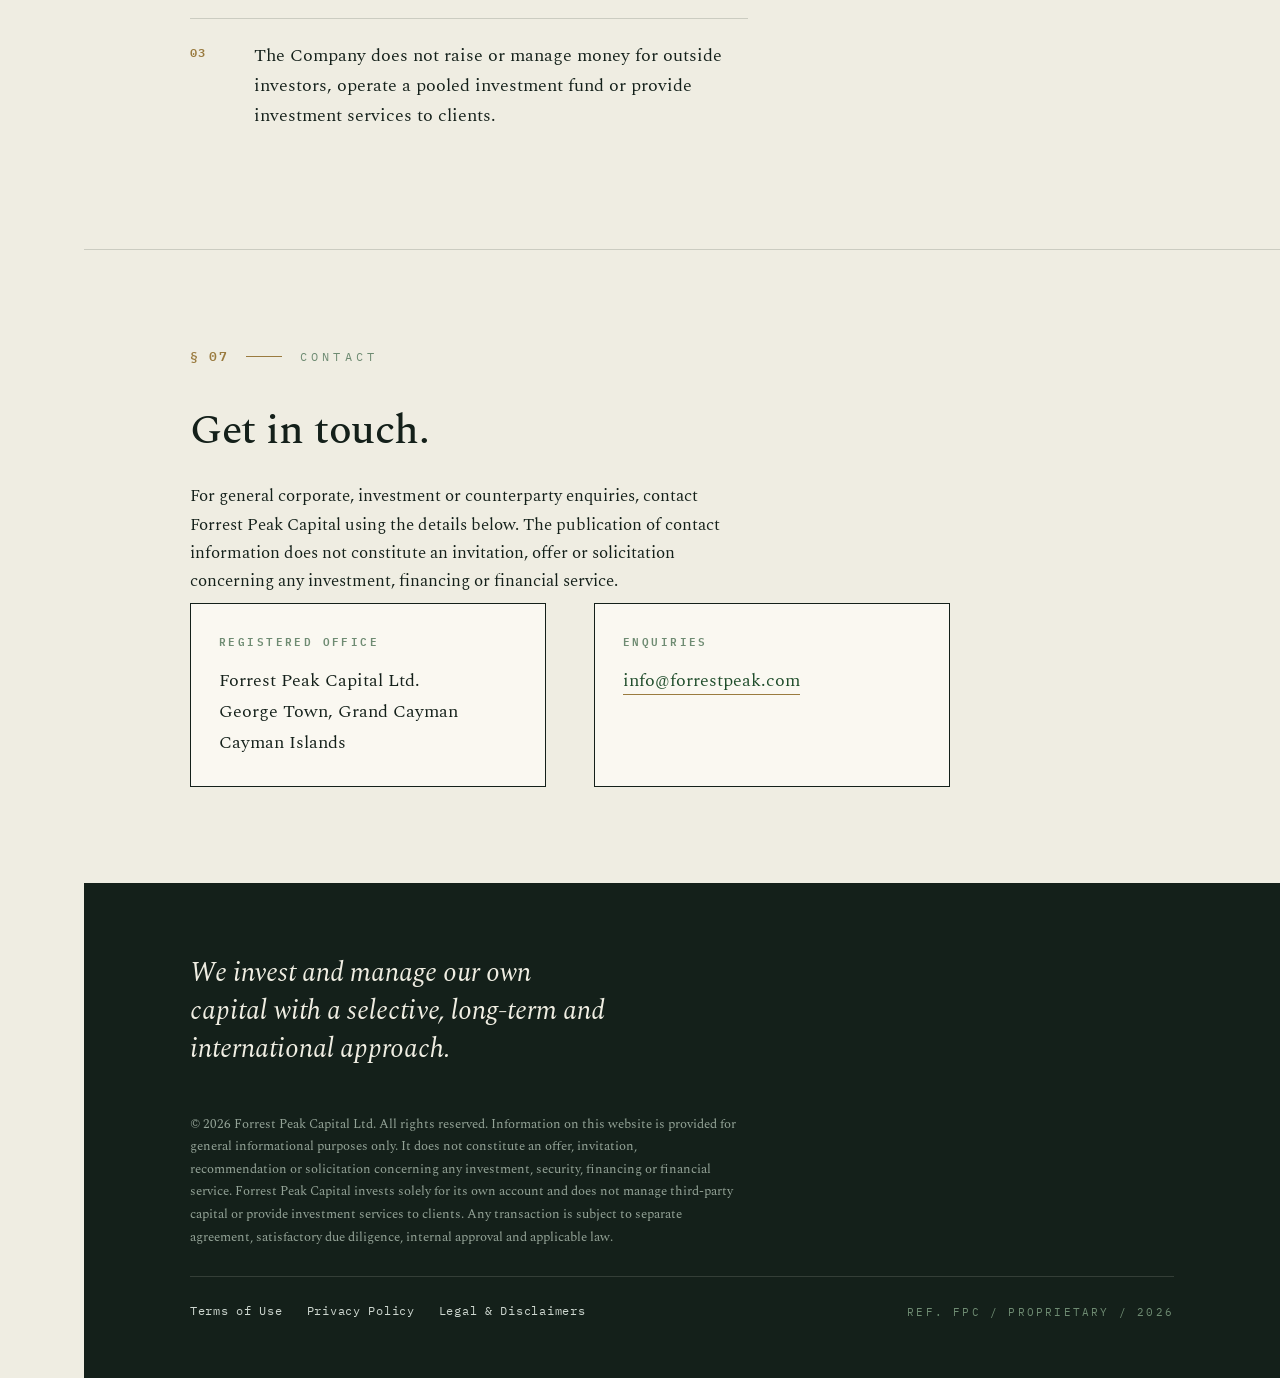
<file: 2/index.html>
<!DOCTYPE html>
<html lang="en">
<head>
<meta charset="utf-8">
<meta name="viewport" content="width=device-width, initial-scale=1">
<title>Forrest Peak Capital — Proprietary Investments and Strategic Capital</title>
<meta name="description" content="Forrest Peak Capital acquires, holds and manages investments and proprietary assets for its own account across selected international markets. It also provides selective corporate financing from its own capital.">
<meta property="og:title" content="Forrest Peak Capital">
<meta property="og:description" content="Forrest Peak Capital acquires, holds and manages investments and proprietary assets for its own account across selected international markets. It also provides selective corporate financing from its own capital.">
<link rel="preconnect" href="https://fonts.googleapis.com">
<link rel="preconnect" href="https://fonts.gstatic.com" crossorigin>
<link href="https://fonts.googleapis.com/css2?family=Spectral:ital,wght@0,300;0,400;0,500;0,600;1,400&family=IBM+Plex+Mono:wght@400;500;600&display=swap" rel="stylesheet">
<style>
  /* =========================================================
     Forrest Peak Capital — "Private Placement Memorandum"
     Concept: a clothbound confidential document. A deep forest
     spine (cloth cover) hinged to warm paper leaves. Section
     numbering reads as memorandum articles; stats as a ruled
     schedule. Display face: Spectral (legal/documentary serif).
     Apparatus face: IBM Plex Mono. Accent: restrained gilt.
     ========================================================= */
  :root{
    --ink:#14201A;        /* forest-black body ink            */
    --forest:#1F4D2B;     /* logo primary — rules, accents    */
    --sage:#6E8B72;       /* muted apparatus / folios         */
    --paper:#EFEDE2;      /* warm document stock              */
    --vellum:#FAF8F1;     /* lighter inset leaves             */
    --gilt:#9A7B3F;       /* brass / confidential stamp       */
    --cloth:#14201A;      /* spine cloth                      */
    --hair:rgba(20,32,26,.16);
    --measure:62ch;
    --spine:84px;
  }
  *{box-sizing:border-box}
  html{scroll-behavior:smooth}
  @media (prefers-reduced-motion:reduce){html{scroll-behavior:auto}}
  body{
    margin:0;
    background:var(--paper);
    color:var(--ink);
    font-family:"Spectral",Georgia,serif;
    font-weight:400;
    font-size:18px;
    line-height:1.66;
    -webkit-font-smoothing:antialiased;
    padding-left:var(--spine);
  }
  /* subtle paper tooth */
  body::after{
    content:"";position:fixed;inset:0;pointer-events:none;z-index:0;
    background-image:radial-gradient(rgba(20,32,26,.025) 1px,transparent 1px);
    background-size:4px 4px;mix-blend-mode:multiply;
  }
  .wrap{position:relative;z-index:1}

  /* ---------- THE SPINE (clothbound cover) ---------- */
  .spine{
    position:fixed;top:0;left:0;bottom:0;width:var(--spine);
    background:var(--cloth);color:var(--paper);
    display:flex;flex-direction:column;align-items:center;
    justify-content:space-between;padding:22px 0;z-index:20;
    border-right:1px solid #000;
  }
  .spine::before{ /* gilt rule down the cloth edge */
    content:"";position:absolute;right:8px;top:18px;bottom:18px;width:1px;
    background:linear-gradient(var(--gilt),rgba(154,123,63,.15));
  }
  .spine .crest{
    width:30px;height:30px;border:1px solid var(--gilt);
    border-radius:50%;display:flex;align-items:center;justify-content:center;
    font-family:"IBM Plex Mono",monospace;font-size:11px;color:var(--gilt);
    letter-spacing:.04em;
  }
  .spine .confidential{
    writing-mode:vertical-rl;transform:rotate(180deg);
    font-family:"IBM Plex Mono",monospace;font-weight:500;
    font-size:11px;letter-spacing:.46em;text-transform:uppercase;
    color:rgba(243,241,233,.82);
  }
  .spine .ref{
    writing-mode:vertical-rl;transform:rotate(180deg);
    font-family:"IBM Plex Mono",monospace;font-size:10px;
    letter-spacing:.22em;color:var(--sage);
  }

  /* ---------- shared layout ---------- */
  .leaf{max-width:1080px;margin:0 auto;padding:0 48px}
  .article{padding:96px 0;border-top:1px solid var(--hair)}
  .article:first-of-type{border-top:none}

  /* article folio header */
  .folio{
    display:flex;align-items:baseline;gap:18px;margin-bottom:40px;
    font-family:"IBM Plex Mono",monospace;
  }
  .folio .no{
    font-size:13px;font-weight:600;color:var(--gilt);letter-spacing:.12em;
  }
  .folio .rule{flex:0 0 36px;height:1px;background:var(--gilt);transform:translateY(-4px)}
  .folio .kicker{
    font-size:12px;letter-spacing:.34em;text-transform:uppercase;color:var(--sage);
  }
  h2.title{
    font-family:"Spectral",serif;font-weight:500;font-size:clamp(28px,4vw,42px);
    line-height:1.12;letter-spacing:-.01em;margin:0 0 28px;max-width:18ch;
  }
  p{margin:0 0 18px}
  p:last-child{margin-bottom:0}

  /* ---------- NAV ---------- */
  header.top{
    position:sticky;top:0;z-index:15;background:rgba(239,237,226,.86);
    backdrop-filter:blur(8px);border-bottom:1px solid var(--hair);
  }
  .topbar{
    max-width:1080px;margin:0 auto;padding:16px 48px;
    display:flex;align-items:center;justify-content:space-between;gap:24px;
  }
  .topbar img{height:34px;width:auto;display:block}
  nav.primary{display:flex;flex-wrap:wrap;gap:22px;
    font-family:"IBM Plex Mono",monospace;font-size:12.5px;letter-spacing:.06em}
  nav.primary a{
    color:var(--ink);text-decoration:none;padding:4px 0;
    border-bottom:1px solid transparent;transition:border-color .2s,color .2s;
  }
  nav.primary a:hover{color:var(--forest);border-color:var(--gilt)}

  /* ---------- HERO ---------- */
  .hero{position:relative;padding:104px 0 88px;border-bottom:1px solid var(--hair);overflow:hidden}
  .stamp{
    position:absolute;top:64px;right:40px;width:148px;height:148px;
    border:2px solid var(--gilt);border-radius:50%;
    display:flex;align-items:center;justify-content:center;text-align:center;
    transform:rotate(-13deg);opacity:.5;
    color:var(--gilt);font-family:"IBM Plex Mono",monospace;
    font-size:10px;letter-spacing:.24em;text-transform:uppercase;line-height:1.7;
    box-shadow:inset 0 0 0 1px rgba(154,123,63,.4);
    animation:stampIn 1.1s ease .25s both;
  }
  .stamp span{display:block;font-size:13px;letter-spacing:.18em;margin:6px 0;font-weight:600}
  .hero .eyebrow{
    font-family:"IBM Plex Mono",monospace;font-size:12px;letter-spacing:.32em;
    text-transform:uppercase;color:var(--forest);margin-bottom:30px;
  }
  .hero h1{
    font-family:"Spectral",serif;font-weight:400;
    font-size:clamp(40px,7.2vw,82px);line-height:1.04;letter-spacing:-.02em;
    margin:0 0 36px;max-width:14ch;
  }
  .hero h1 em{font-style:italic;color:var(--forest)}
  .hero .lede{font-size:clamp(19px,2.1vw,23px);line-height:1.55;max-width:58ch;margin-bottom:22px}
  .hero .secondary{color:#3a4a40;font-size:17px;max-width:58ch}
  .metaline{
    margin-top:46px;padding-top:20px;border-top:1px solid var(--hair);
    font-family:"IBM Plex Mono",monospace;font-size:12px;letter-spacing:.16em;
    text-transform:uppercase;color:var(--sage);
  }
  .metaline b{color:var(--ink);font-weight:500}

  /* ---------- numbered memorandum clauses ---------- */
  ol.clauses{list-style:none;margin:0;padding:0;counter-reset:cl;max-width:var(--measure)}
  ol.clauses li{
    counter-increment:cl;position:relative;padding:22px 0 22px 64px;
    border-bottom:1px solid var(--hair);
  }
  ol.clauses li:last-child{border-bottom:none}
  ol.clauses li::before{
    content:counter(cl,decimal-leading-zero);
    position:absolute;left:0;top:24px;
    font-family:"IBM Plex Mono",monospace;font-size:12px;font-weight:600;
    color:var(--gilt);letter-spacing:.05em;
  }

  /* ---------- definition entries (the three / seven / four items) ---------- */
  .entries{margin-top:48px;border-top:1px solid var(--ink)}
  .entry{
    display:grid;grid-template-columns:200px 1fr;gap:28px;
    padding:24px 4px;border-bottom:1px solid var(--hair);
  }
  .entry dt{
    font-family:"Spectral",serif;font-weight:600;font-size:18px;color:var(--forest);
    margin:0;line-height:1.4;
  }
  .entry .idx{
    display:block;font-family:"IBM Plex Mono",monospace;font-size:11px;
    letter-spacing:.14em;color:var(--sage);margin-bottom:8px;font-weight:500;
  }
  .entry dd{margin:0;color:#283129;font-size:16.5px;line-height:1.6}

  /* ---------- geographic register ---------- */
  .register{margin-top:42px;border-top:1px solid var(--ink);border-bottom:1px solid var(--ink)}
  .register .row{
    display:flex;align-items:baseline;gap:20px;padding:15px 4px;
    border-bottom:1px solid var(--hair);
  }
  .register .row:last-child{border-bottom:none}
  .register .mk-no{
    font-family:"IBM Plex Mono",monospace;font-size:12px;color:var(--gilt);
    flex:0 0 44px;font-weight:500;
  }
  .register .mk-name{
    font-family:"Spectral",serif;font-size:clamp(20px,2.6vw,26px);font-weight:500;flex:1;
  }
  .register .dots{flex:1;border-bottom:1px dotted var(--hair);transform:translateY(-5px);min-width:24px}
  .qualifier{
    margin-top:26px;font-size:14.5px;line-height:1.62;color:#4a564d;
    max-width:var(--measure);font-style:italic;
  }

  /* lead/intro paragraph before lists */
  .intro{max-width:var(--measure);font-size:19px;margin-bottom:8px}

  /* ---------- SCHEDULE A (stats as ruled schedule) ---------- */
  .schedule{margin-top:52px;border:1px solid var(--ink);background:var(--vellum)}
  .schedule .cap{
    font-family:"IBM Plex Mono",monospace;font-size:11px;letter-spacing:.26em;
    text-transform:uppercase;color:var(--sage);padding:14px 22px;
    border-bottom:1px solid var(--ink);
  }
  .schedule .grid{display:grid;grid-template-columns:repeat(4,1fr)}
  .schedule .cell{padding:30px 22px;border-right:1px solid var(--hair)}
  .schedule .cell:last-child{border-right:none}
  .schedule .val{
    font-family:"Spectral",serif;font-weight:500;font-size:clamp(26px,3.4vw,38px);
    line-height:1;color:var(--forest);letter-spacing:-.01em;
  }
  .schedule .lab{
    margin-top:14px;font-family:"IBM Plex Mono",monospace;font-size:11px;
    letter-spacing:.08em;text-transform:uppercase;color:var(--ink);line-height:1.5;
  }

  /* ---------- ACTIVITIES note block ---------- */
  .notes{max-width:var(--measure)}
  .notes p{font-size:17px;color:#283129}
  .notes p + p{margin-top:16px}

  /* ---------- CONTACT ---------- */
  .contact-grid{display:grid;grid-template-columns:1fr 1fr;gap:48px;max-width:760px}
  .card{border:1px solid var(--ink);padding:28px;background:var(--vellum)}
  .card h3{
    font-family:"IBM Plex Mono",monospace;font-size:11px;letter-spacing:.22em;
    text-transform:uppercase;color:var(--sage);margin:0 0 16px;font-weight:600;
  }
  .card .lines{font-family:"Spectral",serif;font-size:18px;line-height:1.7}
  .card a{color:var(--forest);text-decoration:none;border-bottom:1px solid var(--gilt)}
  .card a:hover{color:var(--ink)}
  .contact-note{max-width:var(--measure);margin-bottom:8px;font-size:17px}

  /* ---------- FOOTER ---------- */
  footer{background:var(--cloth);color:#cdd6cf;padding:72px 0 56px;position:relative;z-index:1}
  footer .tag{
    font-family:"Spectral",serif;font-style:italic;font-size:clamp(20px,2.6vw,27px);
    line-height:1.4;color:var(--paper);max-width:30ch;margin:0 0 44px;
  }
  footer .legal{
    font-size:13px;line-height:1.74;color:#94a397;max-width:78ch;margin:0 0 28px;
    font-family:"Spectral",serif;
  }
  footer .footrow{
    display:flex;flex-wrap:wrap;gap:24px;align-items:center;justify-content:space-between;
    padding-top:24px;border-top:1px solid rgba(243,241,233,.14);
  }
  footer .links{display:flex;flex-wrap:wrap;gap:24px;
    font-family:"IBM Plex Mono",monospace;font-size:12px;letter-spacing:.06em}
  footer .links a{color:#cdd6cf;text-decoration:none;border-bottom:1px solid transparent}
  footer .links a:hover{border-color:var(--gilt);color:var(--paper)}
  footer .sealref{
    font-family:"IBM Plex Mono",monospace;font-size:11px;letter-spacing:.2em;
    color:var(--sage);text-transform:uppercase;
  }

  /* ---------- focus + accessibility ---------- */
  a:focus-visible{
    outline:2px solid var(--gilt);outline-offset:3px;border-radius:1px;
  }
  .skip{position:absolute;left:-9999px;top:auto}
  .skip:focus{
    left:calc(var(--spine) + 12px);top:12px;z-index:40;background:var(--forest);
    color:#fff;padding:10px 16px;font-family:"IBM Plex Mono",monospace;font-size:13px;
  }

  /* ---------- motion ---------- */
  @keyframes stampIn{from{opacity:0;transform:rotate(-13deg) scale(1.18)}to{opacity:.5;transform:rotate(-13deg) scale(1)}}
  .reveal{opacity:0;transform:translateY(14px);animation:rise .8s cubic-bezier(.2,.7,.2,1) both}
  .reveal.d1{animation-delay:.05s}.reveal.d2{animation-delay:.16s}
  .reveal.d3{animation-delay:.27s}.reveal.d4{animation-delay:.38s}.reveal.d5{animation-delay:.5s}
  @keyframes rise{to{opacity:1;transform:none}}
  @media (prefers-reduced-motion:reduce){
    .reveal{animation:none !important;opacity:1 !important;transform:none !important}
    .stamp{animation:none !important;opacity:.5 !important;transform:rotate(-13deg) !important}
    .spine .confidential,.spine .ref{transform:rotate(180deg) !important}
  }

  /* ---------- responsive ---------- */
  @media (max-width:880px){
    .entry{grid-template-columns:1fr;gap:8px}
    .schedule .grid{grid-template-columns:repeat(2,1fr)}
    .schedule .cell:nth-child(2){border-right:none}
    .schedule .cell:nth-child(1),.schedule .cell:nth-child(2){border-bottom:1px solid var(--hair)}
    .contact-grid{grid-template-columns:1fr;gap:20px}
  }
  @media (max-width:720px){
    :root{--spine:46px}
    body{font-size:17px}
    .spine .ref{display:none}
    .spine .confidential{letter-spacing:.34em;font-size:10px}
    .leaf{padding:0 24px}
    .topbar{padding:14px 24px;flex-direction:column;align-items:flex-start;gap:12px}
    nav.primary{gap:14px;font-size:11.5px}
    .stamp{position:static;margin:0 0 30px;transform:rotate(0)}
    .hero{padding:64px 0 56px}
    .article{padding:64px 0}
    .schedule .grid{grid-template-columns:1fr}
    .schedule .cell{border-right:none;border-bottom:1px solid var(--hair)}
    .schedule .cell:last-child{border-bottom:none}
    ol.clauses li{padding-left:50px}
  }
</style>
</head>
<body>
<a class="skip" href="#main">Skip to content</a>

<!-- clothbound spine: the document apparatus -->
<aside class="spine" aria-hidden="true">
  <div class="crest">FP</div>
  <div class="confidential">Strictly Private &amp; Confidential</div>
  <div class="ref">Ref. FPC / Proprietary / 2026</div>
</aside>

<div class="wrap">
  <header class="top">
    <div class="topbar">
      <a href="#main" aria-label="Forrest Peak Capital — home"><img src="/logo.svg" alt="Forrest Peak Capital"></a>
      <nav class="primary" aria-label="Primary">
        <a href="#overview">Overview</a>
        <a href="#approach">Investment Approach</a>
        <a href="#geography">Geographic Focus</a>
        <a href="#activities">Activities</a>
        <a href="#governance">Governance</a>
        <a href="#firm">Firm</a>
        <a href="#contact">Contact</a>
      </nav>
    </div>
  </header>

  <main id="main">
    <!-- HERO -->
    <section class="hero">
      <div class="leaf">
        <div class="stamp" aria-hidden="true">For the recipient<span>CONFIDENTIAL</span>Proprietary account</div>
        <p class="eyebrow reveal d1">Forrest Peak Capital</p>
        <h1 class="reveal d2">Proprietary investments. <em>Long-term perspective.</em></h1>
        <p class="lede reveal d3">Forrest Peak Capital acquires, holds, manages and disposes of investments and other proprietary assets for its own account. We take a selective, disciplined and long-term approach to capital allocation across international markets.</p>
        <p class="secondary reveal d4">We also provide financing from our own capital to selected corporate counterparties as an ancillary treasury activity.</p>
        <p class="metaline reveal d5"><b>Cayman Islands Incorporated</b> · International Investment Focus · Proprietary Capital</p>
      </div>
    </section>

    <!-- OVERVIEW -->
    <section class="article" id="overview">
      <div class="leaf">
        <div class="folio"><span class="no">§ 01</span><span class="rule"></span><span class="kicker">Overview</span></div>
        <h2 class="title">What we do.</h2>
        <ol class="clauses">
          <li>Forrest Peak Capital is a privately capitalised investment company incorporated in the Cayman Islands with an international investment focus.</li>
          <li>Our principal business is the acquisition, holding, management and disposal of investments and other proprietary assets for our own account.</li>
          <li>We also undertake ancillary treasury activities, including providing financing from our own capital to selected corporate counterparties.</li>
          <li>We evaluate selected opportunities across the United States, United Kingdom, European Union, Cayman Islands, United Arab Emirates, Hong Kong and Singapore. Our geographic focus is not exclusive and may evolve as market conditions and investment opportunities develop.</li>
          <li>We invest selectively and manage capital with a focus on preservation, disciplined risk assessment and long-term value. We do not raise or manage capital for outside investors and do not provide investment management or advisory services to clients.</li>
        </ol>

        <dl class="entries">
          <div class="entry">
            <dt><span class="idx">i</span>Proprietary capital</dt>
            <dd>We deploy capital from our own balance sheet. We do not operate a fund, accept deposits or manage third-party money.</dd>
          </div>
          <div class="entry">
            <dt><span class="idx">ii</span>Selective approach</dt>
            <dd>We assess each investment individually, considering its structure, underlying economics, risks, jurisdiction and long-term value.</dd>
          </div>
          <div class="entry">
            <dt><span class="idx">iii</span>Long-term ownership</dt>
            <dd>We may hold investments over extended periods and actively monitor their performance, risks and strategic development.</dd>
          </div>
        </dl>
      </div>
    </section>

    <!-- INVESTMENT APPROACH -->
    <section class="article" id="approach">
      <div class="leaf">
        <div class="folio"><span class="no">§ 02</span><span class="rule"></span><span class="kicker">Investment Approach</span></div>
        <h2 class="title">How we allocate capital.</h2>
        <p class="intro">Our activities include acquiring and holding equity interests, debt instruments and other proprietary assets. The form, jurisdiction, structure and duration of each investment depend on its commercial characteristics, risk profile and strategic fit.</p>

        <dl class="entries">
          <div class="entry"><dt><span class="idx">a</span>Equity investments</dt><dd>Direct or indirect minority and strategic interests in selected businesses and investment structures.</dd></div>
          <div class="entry"><dt><span class="idx">b</span>Debt instruments</dt><dd>Acquisition and holding of corporate debt, notes, receivables and other credit-related assets for our own account.</dd></div>
          <div class="entry"><dt><span class="idx">c</span>Other proprietary assets</dt><dd>Other assets and investment opportunities that meet our internal commercial, legal, compliance and risk criteria.</dd></div>
          <div class="entry"><dt><span class="idx">d</span>Portfolio management</dt><dd>Ongoing monitoring, risk assessment, restructuring, disposal and realisation of proprietary investments.</dd></div>
          <div class="entry"><dt><span class="idx">e</span>Investment horizon</dt><dd>Flexible holding periods determined by the characteristics and objectives of each investment.</dd></div>
          <div class="entry"><dt><span class="idx">f</span>Capital source</dt><dd>All investments are made using Forrest Peak's own capital. We do not pool or manage money for outside investors.</dd></div>
          <div class="entry"><dt><span class="idx">g</span>International scope</dt><dd>We consider investments and transactions across selected international jurisdictions, taking into account local legal requirements, market conditions, currency exposure, counterparty risk and cross-border structuring considerations.</dd></div>
        </dl>
      </div>
    </section>

    <!-- GEOGRAPHIC FOCUS -->
    <section class="article" id="geography">
      <div class="leaf">
        <div class="folio"><span class="no">§ 03</span><span class="rule"></span><span class="kicker">Geographic Focus</span></div>
        <h2 class="title">Selected international markets.</h2>
        <p class="intro">Forrest Peak Capital evaluates proprietary investment opportunities and selected corporate transactions across established international financial and commercial markets.</p>

        <div class="register">
          <div class="row"><span class="mk-no">01</span><span class="mk-name">United States</span><span class="dots"></span></div>
          <div class="row"><span class="mk-no">02</span><span class="mk-name">United Kingdom</span><span class="dots"></span></div>
          <div class="row"><span class="mk-no">03</span><span class="mk-name">European Union</span><span class="dots"></span></div>
          <div class="row"><span class="mk-no">04</span><span class="mk-name">Cayman Islands</span><span class="dots"></span></div>
          <div class="row"><span class="mk-no">05</span><span class="mk-name">United Arab Emirates</span><span class="dots"></span></div>
          <div class="row"><span class="mk-no">06</span><span class="mk-name">Hong Kong</span><span class="dots"></span></div>
          <div class="row"><span class="mk-no">07</span><span class="mk-name">Singapore</span><span class="dots"></span></div>
        </div>
        <p class="qualifier">Our geographic focus is selective and may evolve over time. References to a jurisdiction do not imply that Forrest Peak maintains an office, branch, licence or regulated presence in that jurisdiction. Each transaction is considered separately and remains subject to applicable legal, regulatory, tax and compliance requirements.</p>
      </div>
    </section>

    <!-- ACTIVITIES -->
    <section class="article" id="activities">
      <div class="leaf">
        <div class="folio"><span class="no">§ 04</span><span class="rule"></span><span class="kicker">Activities</span></div>
        <h2 class="title">Selective corporate financing.</h2>
        <div class="notes">
          <p>As an ancillary part of its proprietary investment and treasury activities, Forrest Peak provides financing from its own capital to selected corporate counterparties in its geographic focus markets and, where appropriate, in other jurisdictions.</p>
          <p>Financing transactions are considered privately and on a case-by-case basis. Each transaction is subject to the nature and structure of the opportunity, the relevant jurisdictions, satisfactory due diligence, internal approval, contractual agreement and applicable law.</p>
          <p>Forrest Peak does not provide consumer lending, accept deposits, operate a public lending platform or offer financing services to the general public.</p>
        </div>

        <dl class="entries">
          <div class="entry"><dt><span class="idx">i</span>Corporate counterparties only</dt><dd>Financing is provided only to selected corporate counterparties and is not available to individuals or retail customers.</dd></div>
          <div class="entry"><dt><span class="idx">ii</span>Proprietary capital</dt><dd>All financing is provided from Forrest Peak's own capital and not from customer deposits or externally managed investor funds.</dd></div>
          <div class="entry"><dt><span class="idx">iii</span>Selective transactions</dt><dd>Forrest Peak does not publish standard financing products or maintain an open application programme. Each transaction is assessed individually.</dd></div>
          <div class="entry"><dt><span class="idx">iv</span>Cross-border assessment</dt><dd>Transactions involving multiple jurisdictions are subject to appropriate legal, tax, compliance and regulatory review.</dd></div>
        </dl>
      </div>
    </section>

    <!-- GOVERNANCE -->
    <section class="article" id="governance">
      <div class="leaf">
        <div class="folio"><span class="no">§ 05</span><span class="rule"></span><span class="kicker">Governance</span></div>
        <h2 class="title">Disciplined oversight.</h2>
        <p class="intro">Investment and treasury decisions are subject to internal review, legal and commercial assessment, and proportionate compliance controls. We evaluate the nature of each asset, the relevant counterparties, the source and use of funds, jurisdictional considerations and the risks associated with each transaction.</p>

        <dl class="entries">
          <div class="entry"><dt><span class="idx">i</span>Commercial review</dt><dd>We assess the underlying business, asset, transaction structure, financial position and expected risk-adjusted outcome.</dd></div>
          <div class="entry"><dt><span class="idx">ii</span>Counterparty diligence</dt><dd>Relevant counterparties and beneficial owners are subject to proportionate identity, ownership, sanctions and reputational checks.</dd></div>
          <div class="entry"><dt><span class="idx">iii</span>Ongoing monitoring</dt><dd>We monitor material investments and exposures throughout the period in which they are held.</dd></div>
          <div class="entry"><dt><span class="idx">iv</span>Compliance</dt><dd>AML, KYC, sanctions and other applicable compliance measures are applied according to the nature, jurisdiction and risk of each transaction.</dd></div>
        </dl>

        <div class="schedule" role="group" aria-label="Schedule A — principal terms">
          <div class="cap">Schedule A · Principal Terms</div>
          <div class="grid">
            <div class="cell"><div class="val">100%</div><div class="lab">Proprietary Capital</div></div>
            <div class="cell"><div class="val">Int'l</div><div class="lab">Investment Focus</div></div>
            <div class="cell"><div class="val">None</div><div class="lab">Outside Client Assets</div></div>
            <div class="cell"><div class="val">Selective</div><div class="lab">Capital Allocation</div></div>
          </div>
        </div>
      </div>
    </section>

    <!-- FIRM -->
    <section class="article" id="firm">
      <div class="leaf">
        <div class="folio"><span class="no">§ 06</span><span class="rule"></span><span class="kicker">Firm</span></div>
        <h2 class="title">A privately capitalised firm.</h2>
        <ol class="clauses">
          <li>Forrest Peak Capital is incorporated in the Cayman Islands and invests and manages its own capital across selected international markets.</li>
          <li>Its principal activities are proprietary investment holding and management. It also provides financing from its own capital to selected corporate counterparties as an ancillary treasury activity.</li>
          <li>The Company does not raise or manage money for outside investors, operate a pooled investment fund or provide investment services to clients.</li>
        </ol>
      </div>
    </section>

    <!-- CONTACT -->
    <section class="article" id="contact">
      <div class="leaf">
        <div class="folio"><span class="no">§ 07</span><span class="rule"></span><span class="kicker">Contact</span></div>
        <h2 class="title">Get in touch.</h2>
        <p class="contact-note">For general corporate, investment or counterparty enquiries, contact Forrest Peak Capital using the details below. The publication of contact information does not constitute an invitation, offer or solicitation concerning any investment, financing or financial service.</p>
        <div class="contact-grid">
          <div class="card">
            <h3>Registered Office</h3>
            <div class="lines">Forrest Peak Capital Ltd.<br>George Town, Grand Cayman<br>Cayman Islands</div>
          </div>
          <div class="card">
            <h3>Enquiries</h3>
            <div class="lines"><a href="mailto:info@forrestpeak.com">info@forrestpeak.com</a></div>
          </div>
        </div>
      </div>
    </section>
  </main>

  <footer>
    <div class="leaf">
      <p class="tag">We invest and manage our own capital with a selective, long-term and international approach.</p>
      <p class="legal">© 2026 Forrest Peak Capital Ltd. All rights reserved. Information on this website is provided for general informational purposes only. It does not constitute an offer, invitation, recommendation or solicitation concerning any investment, security, financing or financial service. Forrest Peak Capital invests solely for its own account and does not manage third-party capital or provide investment services to clients. Any transaction is subject to separate agreement, satisfactory due diligence, internal approval and applicable law.</p>
      <div class="footrow">
        <div class="links">
          <a href="/terms.html">Terms of Use</a>
          <a href="/privacy.html">Privacy Policy</a>
          <a href="/disclaimer.html">Legal &amp; Disclaimers</a>
        </div>
        <div class="sealref">Ref. FPC / Proprietary / 2026</div>
      </div>
    </div>
  </footer>
</div>
</body>
</html>
</file>
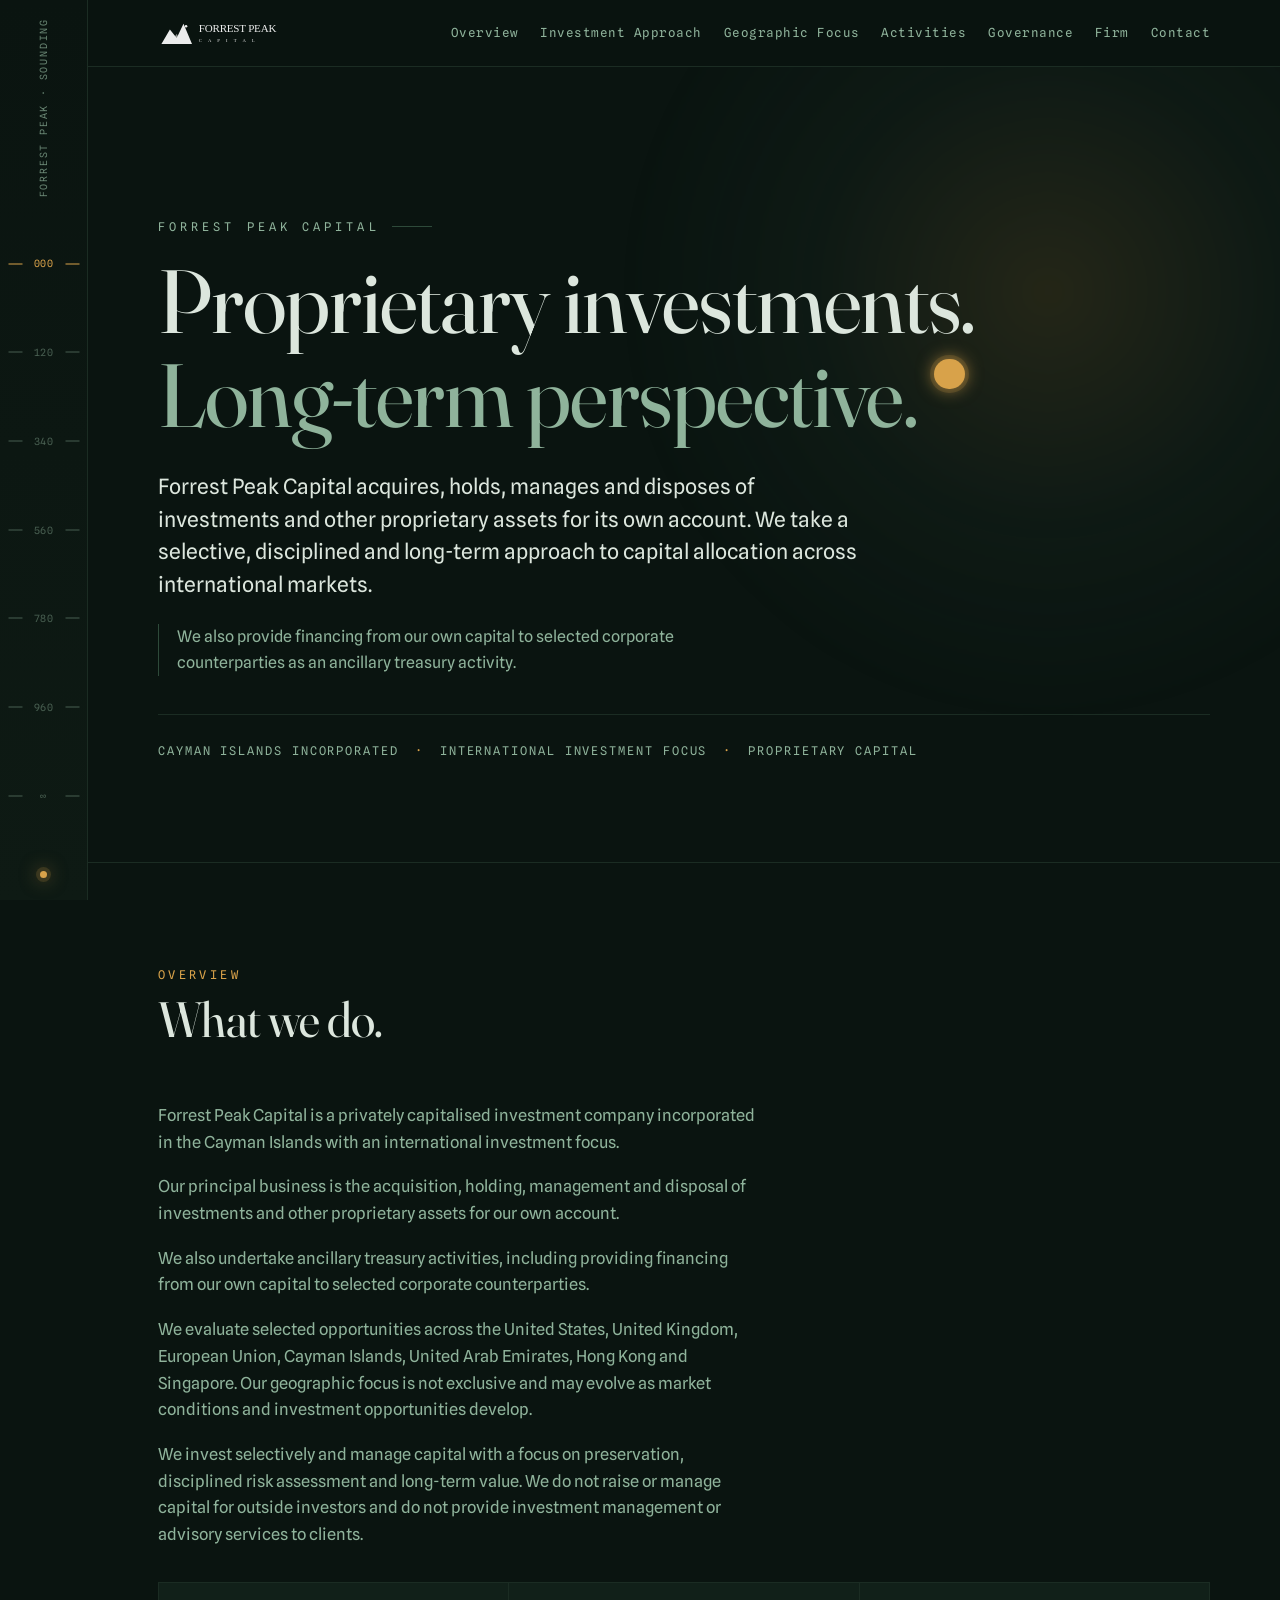
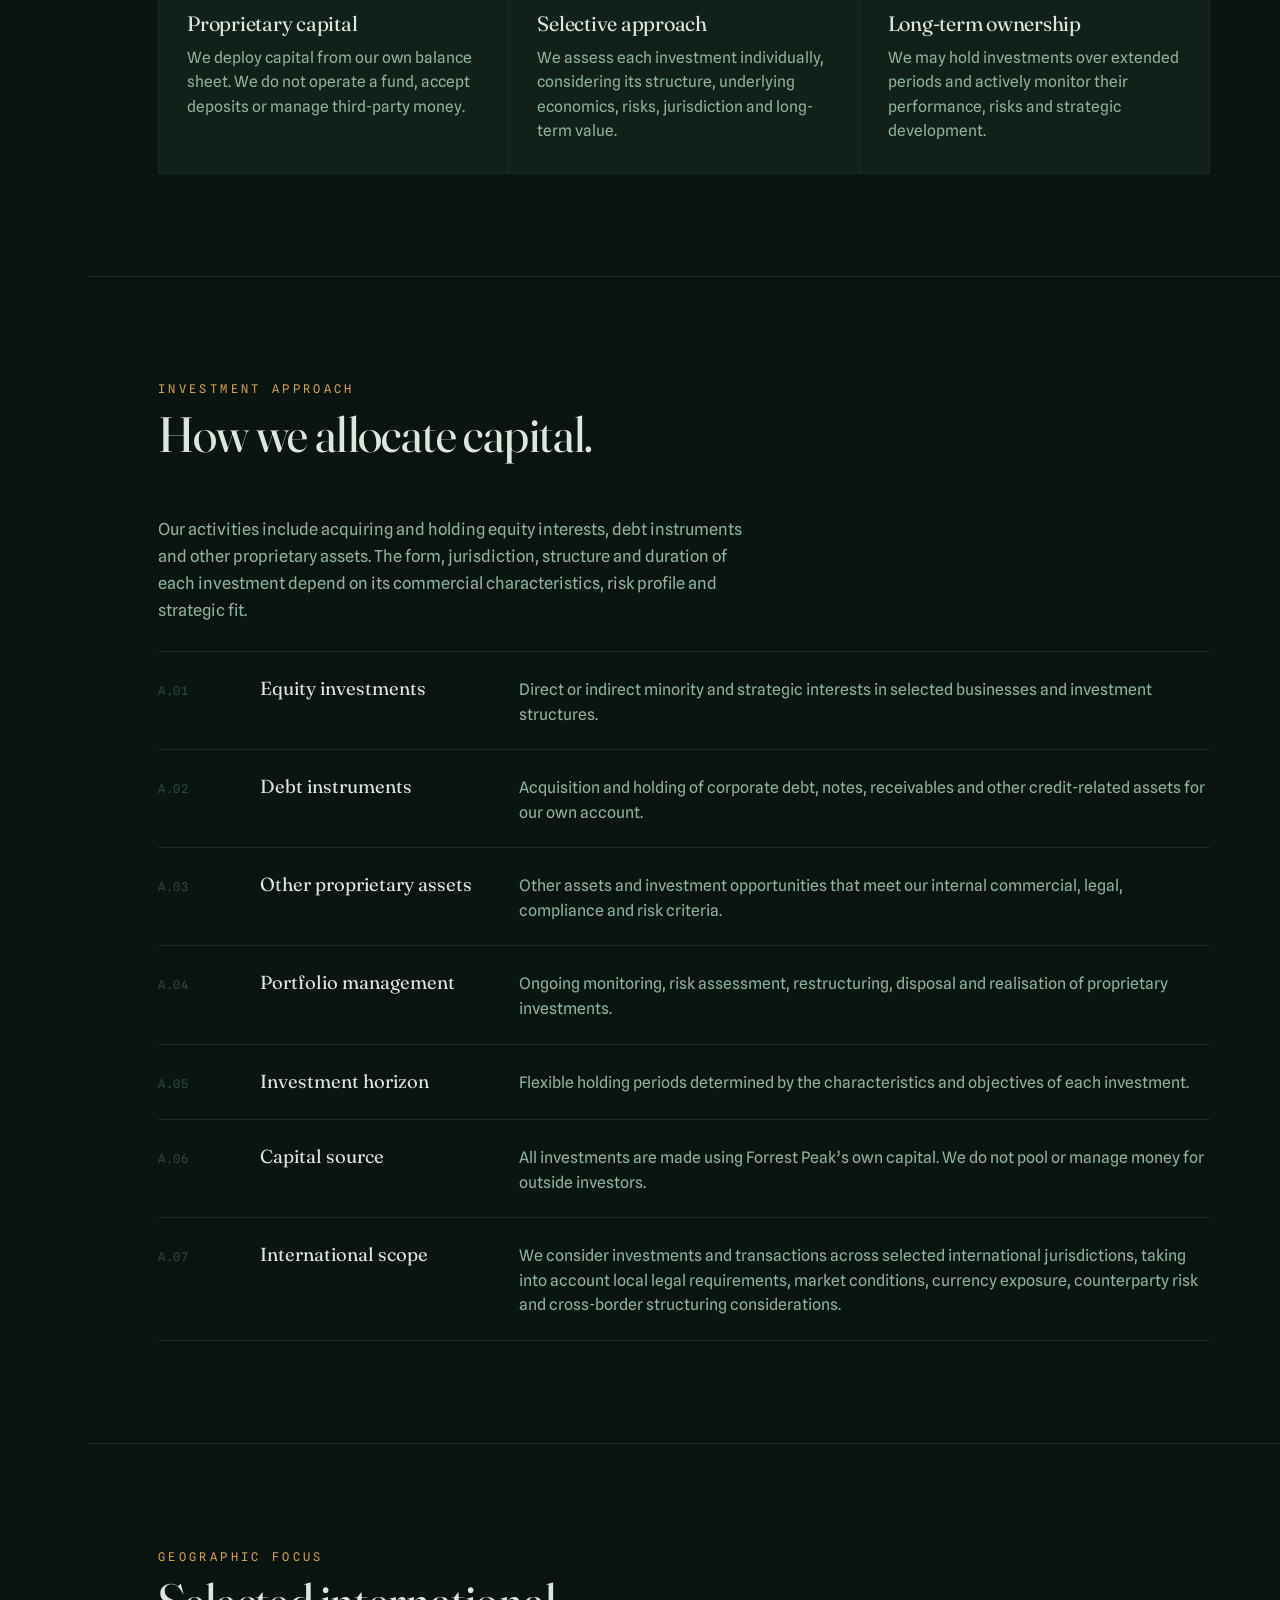
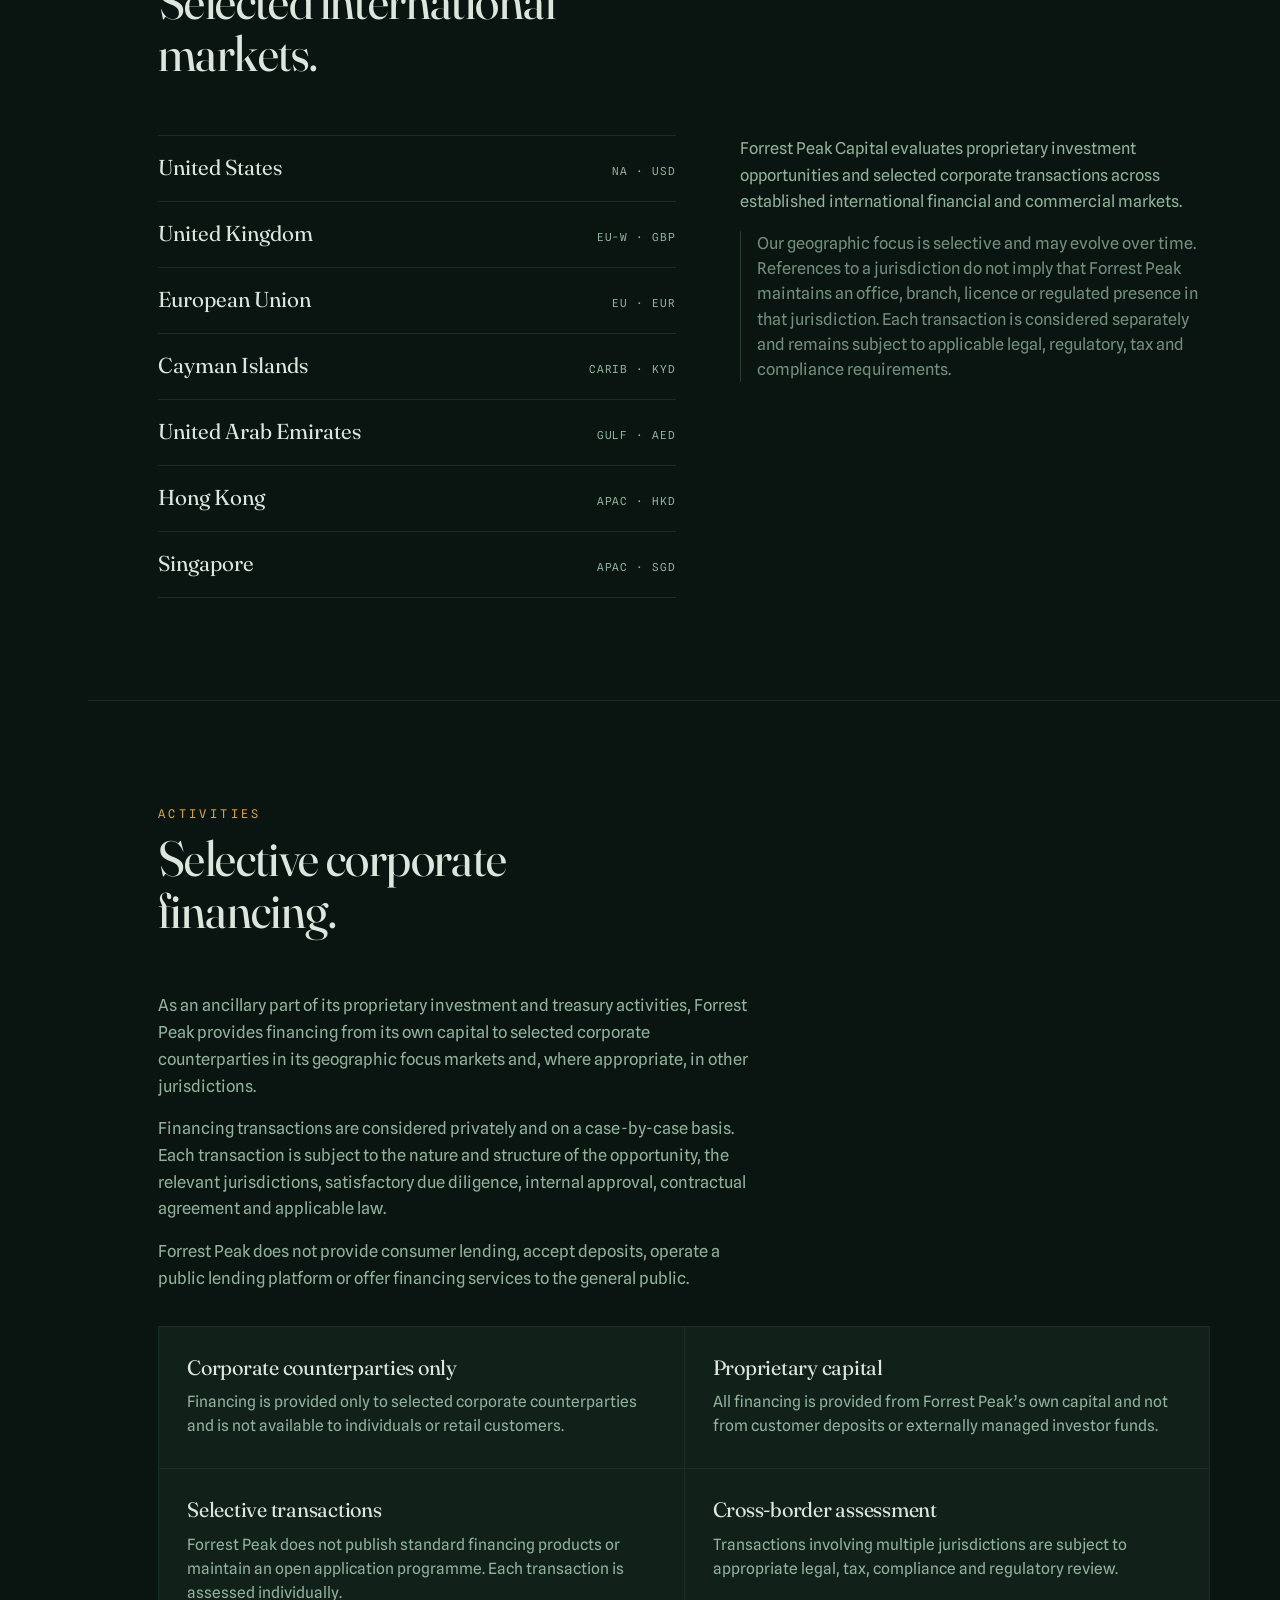
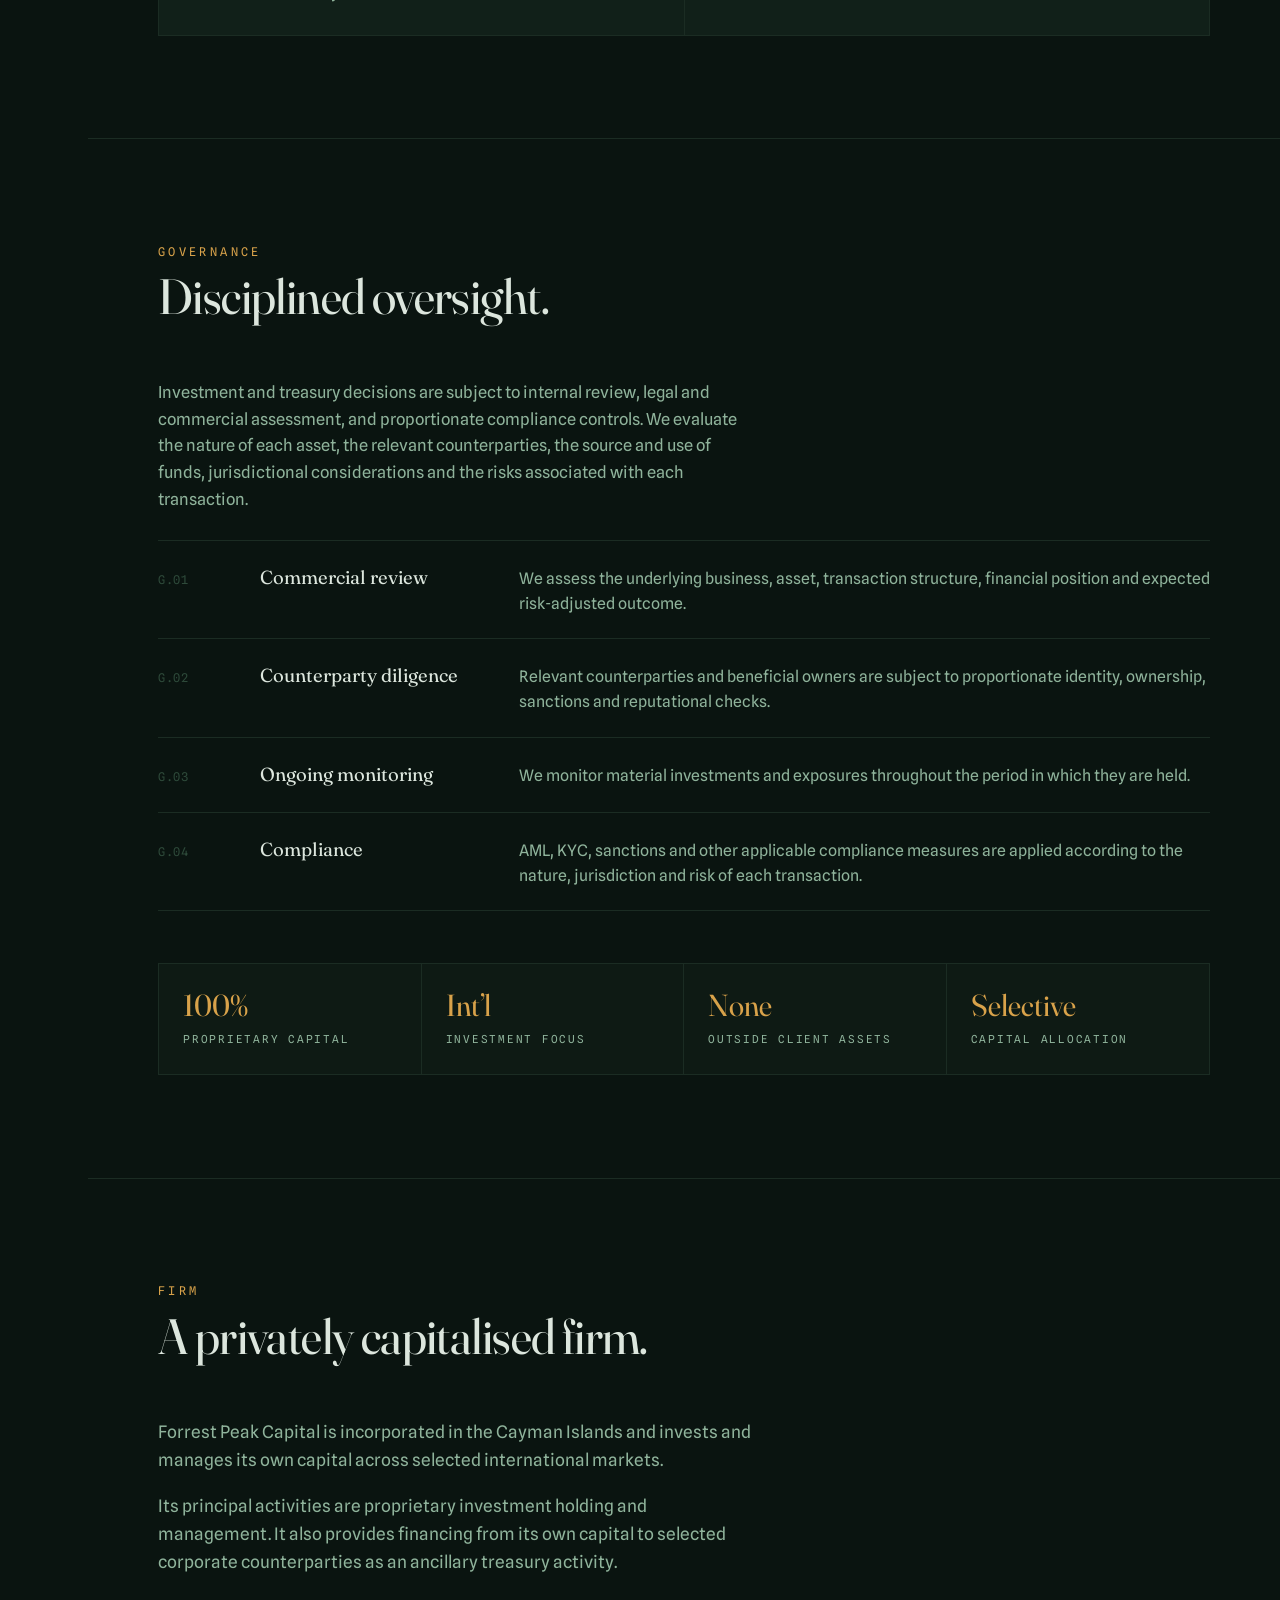
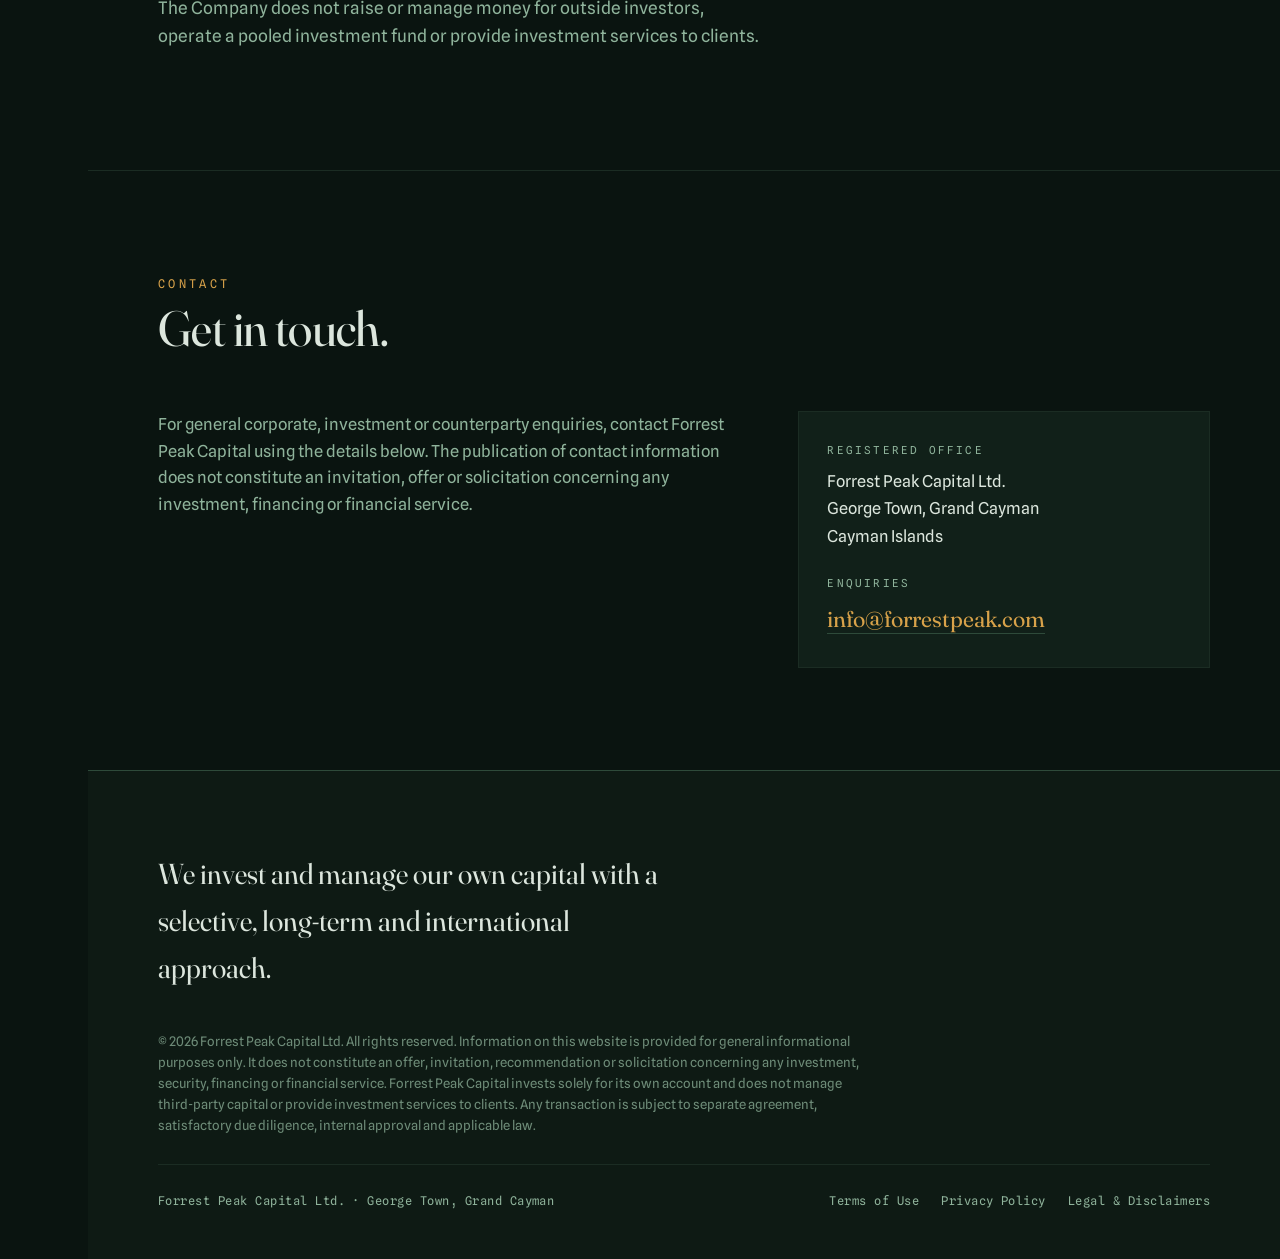
<file: 3/index.html>
<!DOCTYPE html>
<html lang="en">
<head>
<meta charset="utf-8">
<meta name="viewport" content="width=device-width, initial-scale=1">
<title>Forrest Peak Capital — Proprietary Investments and Strategic Capital</title>
<meta name="description" content="Forrest Peak Capital acquires, holds and manages investments and proprietary assets for its own account across selected international markets. It also provides selective corporate financing from its own capital.">
<meta property="og:title" content="Forrest Peak Capital">
<meta property="og:description" content="Forrest Peak Capital acquires, holds and manages investments and proprietary assets for its own account across selected international markets. It also provides selective corporate financing from its own capital.">
<meta property="og:type" content="website">
<link rel="icon" href="/logo.svg">
<link rel="preconnect" href="https://fonts.googleapis.com">
<link rel="preconnect" href="https://fonts.gstatic.com" crossorigin>
<link href="https://fonts.googleapis.com/css2?family=Fraunces:opsz,wght@9..144,340;9..144,420;9..144,560&family=Spline+Sans:wght@400;500;600&family=Spline+Sans+Mono:wght@400;500&display=swap" rel="stylesheet">
<style>
  :root{
    --abyss:#0A1410;      /* valley floor — green-biased deep */
    --depth:#112019;      /* raised surface, midnight pine */
    --depth2:#0E1A14;
    --moss:#2E4A3A;       /* structural lines */
    --moss-dim:#1B2C23;
    --sage:#8FB39B;       /* secondary text / lichen highlight */
    --mist:#DCE6DD;       /* primary text — cold pale green-white */
    --ember:#D8A24A;      /* the single warm summit light */
    --ember-soft:rgba(216,162,74,.16);

    --serif:"Fraunces",Georgia,"Times New Roman",serif;
    --sans:"Spline Sans",-apple-system,BlinkMacSystemFont,"Segoe UI",sans-serif;
    --mono:"Spline Sans Mono",ui-monospace,"SFMono-Regular",Menlo,monospace;

    --rail:88px;
    --maxw:1180px;
    --pad:clamp(22px,5vw,72px);
  }

  *{box-sizing:border-box;}
  html{scroll-behavior:smooth;}
  @media (prefers-reduced-motion:reduce){html{scroll-behavior:auto;}}

  body{
    margin:0;
    background:var(--abyss);
    color:var(--mist);
    font-family:var(--sans);
    font-size:16.5px;
    line-height:1.62;
    -webkit-font-smoothing:antialiased;
    text-rendering:optimizeLegibility;
    overflow-x:hidden;
  }

  a{color:inherit;text-decoration:none;}
  ::selection{background:var(--ember-soft);color:var(--mist);}

  :focus-visible{
    outline:2px solid var(--ember);
    outline-offset:3px;
    border-radius:2px;
  }

  .skip{
    position:absolute;left:-999px;top:0;z-index:200;
    background:var(--ember);color:var(--abyss);
    padding:10px 16px;font-family:var(--mono);font-size:13px;
  }
  .skip:focus{left:8px;top:8px;}

  /* ---------- depth rail (signature spine) ---------- */
  .rail{
    position:fixed;top:0;left:0;width:var(--rail);height:100vh;
    border-right:1px solid var(--moss-dim);
    background:linear-gradient(180deg,var(--abyss),var(--depth2));
    z-index:40;
    display:flex;flex-direction:column;
    align-items:center;justify-content:space-between;
    padding:18px 0 22px;
    pointer-events:none;
  }
  .rail__cap{
    font-family:var(--mono);font-size:10px;letter-spacing:.18em;
    color:var(--sage);writing-mode:vertical-rl;transform:rotate(180deg);
    opacity:.7;
  }
  .rail__gauge{
    flex:1;width:100%;position:relative;
    margin:20px 0;
  }
  .rail__readout{
    position:absolute;left:50%;transform:translateX(-50%);
    font-family:var(--mono);font-size:10px;color:var(--sage);
    letter-spacing:.04em;text-align:center;width:100%;
    transition:color .5s ease,opacity .5s ease;opacity:.45;
  }
  .rail__readout.is-active{color:var(--ember);opacity:1;}
  .rail__readout::before{
    content:"";position:absolute;top:50%;left:8px;width:14px;height:1px;
    background:currentColor;transform:translateY(-50%);
  }
  .rail__readout::after{
    content:"";position:absolute;top:50%;right:8px;width:14px;height:1px;
    background:currentColor;transform:translateY(-50%);
  }
  .rail__star{
    width:7px;height:7px;border-radius:50%;
    background:var(--ember);
    box-shadow:0 0 0 4px var(--ember-soft),0 0 18px 2px rgba(216,162,74,.5);
  }

  /* ---------- shared layout ---------- */
  .wrap{
    margin-left:var(--rail);
  }
  .col{
    max-width:var(--maxw);
    padding-left:var(--pad);
    padding-right:var(--pad);
    margin:0 auto;
  }
  .lede-col{max-width:60ch;}

  .eyebrow{
    font-family:var(--mono);
    font-size:12px;letter-spacing:.34em;text-transform:uppercase;
    color:var(--sage);margin:0 0 18px;
    display:flex;align-items:center;gap:12px;
  }
  .eyebrow::after{content:"";height:1px;flex:0 0 40px;background:var(--moss);}

  h1,h2,h3{font-family:var(--serif);font-weight:420;font-style:normal;
    line-height:1.04;letter-spacing:-.012em;margin:0;
    font-variation-settings:"opsz" 144,"SOFT" 0;}

  /* ---------- top bar ---------- */
  .topbar{
    position:sticky;top:0;z-index:30;
    background:rgba(10,20,16,.82);
    backdrop-filter:blur(10px);
    -webkit-backdrop-filter:blur(10px);
    border-bottom:1px solid var(--moss-dim);
  }
  .topbar__in{
    display:flex;align-items:center;justify-content:space-between;
    gap:24px;padding-top:16px;padding-bottom:16px;
  }
  .brand{display:flex;align-items:center;gap:0;}
  .brand img{height:34px;width:auto;display:block;
    filter:brightness(0) invert(1);opacity:.92;}
  nav.main{display:flex;flex-wrap:wrap;gap:clamp(12px,1.7vw,26px);
    font-family:var(--mono);font-size:12.5px;letter-spacing:.04em;}
  nav.main a{color:var(--sage);padding:4px 0;position:relative;
    transition:color .25s ease;}
  nav.main a:hover{color:var(--mist);}
  nav.main a::after{content:"";position:absolute;left:0;bottom:-2px;
    width:0;height:1px;background:var(--ember);transition:width .3s ease;}
  nav.main a:hover::after{width:100%;}

  /* ---------- hero ---------- */
  .hero{position:relative;padding:clamp(70px,12vw,150px) 0 clamp(54px,7vw,96px);overflow:hidden;border-top:none;}
  .hero__glow{
    position:absolute;top:-10%;right:-6%;width:64vw;height:64vw;max-width:760px;max-height:760px;
    background:radial-gradient(circle at 60% 40%,rgba(216,162,74,.13),rgba(46,74,58,.10) 38%,transparent 66%);
    filter:blur(8px);
    pointer-events:none;z-index:0;
    animation:breathe 14s ease-in-out infinite;
  }
  @keyframes breathe{0%,100%{opacity:.85;transform:scale(1);}50%{opacity:1;transform:scale(1.06);}}
  @media (prefers-reduced-motion:reduce){.hero__glow{animation:none;}}
  .hero .col{position:relative;z-index:1;}
  h1{
    font-size:clamp(2.7rem,7.2vw,5.6rem);
    margin:0 0 30px;max-width:16ch;
    font-variation-settings:"opsz" 144,"SOFT" 0;
  }
  h1 .ln{display:block;}
  h1 .ln2{color:var(--sage);}
  h1 .star{
    display:inline-block;width:.34em;height:.34em;border-radius:50%;
    background:var(--ember);vertical-align:.42em;margin-left:.18em;
    box-shadow:0 0 16px 2px rgba(216,162,74,.6),0 0 0 4px var(--ember-soft);
  }
  .lede{font-size:clamp(1.08rem,1.7vw,1.32rem);color:var(--mist);max-width:54ch;margin:0 0 22px;line-height:1.55;}
  .secondary{font-size:1rem;color:var(--sage);max-width:54ch;margin:0 0 38px;
    padding-left:18px;border-left:1px solid var(--moss);}
  .metaline{
    font-family:var(--mono);font-size:12px;letter-spacing:.16em;text-transform:uppercase;
    color:var(--sage);display:flex;flex-wrap:wrap;gap:10px 0;
    padding-top:26px;border-top:1px solid var(--moss-dim);
  }
  .metaline span+span::before{content:"·";color:var(--ember);margin:0 16px;}

  /* ---------- generic section ---------- */
  section{padding:clamp(58px,8vw,108px) 0;border-top:1px solid var(--moss-dim);}
  .sec-head{margin-bottom:clamp(34px,5vw,56px);max-width:var(--maxw);}
  .sec-title{font-size:clamp(1.9rem,4.2vw,3.1rem);max-width:18ch;}
  .sec-kicker{font-family:var(--mono);font-size:12px;letter-spacing:.28em;text-transform:uppercase;color:var(--ember);margin:0 0 10px;}

  /* overview prose */
  .prose p{margin:0 0 18px;color:var(--sage);max-width:68ch;font-size:1.03rem;}
  .prose p strong{color:var(--mist);font-weight:500;}

  /* ledger rows — survey transect of capabilities */
  .ledger{border-top:1px solid var(--moss-dim);margin-top:28px;}
  .row{
    display:grid;grid-template-columns:64px minmax(0,22ch) 1fr;
    gap:clamp(14px,3vw,40px);align-items:baseline;
    padding:22px 0;border-bottom:1px solid var(--moss-dim);
    position:relative;transition:background .3s ease;
  }
  .row:hover{background:linear-gradient(90deg,rgba(216,162,74,.05),transparent 70%);}
  .row__idx{font-family:var(--mono);font-size:12px;color:var(--moss);letter-spacing:.05em;padding-top:5px;}
  .row:hover .row__idx{color:var(--ember);}
  .row__term{font-family:var(--serif);font-size:1.18rem;color:var(--mist);font-variation-settings:"opsz" 40,"SOFT" 0;}
  .row__def{color:var(--sage);font-size:.99rem;line-height:1.55;}
  @media (max-width:720px){
    .row{grid-template-columns:46px 1fr;}
    .row__def{grid-column:2;}
  }

  /* three feature cards */
  .cards{display:grid;grid-template-columns:repeat(3,1fr);gap:1px;background:var(--moss-dim);
    border:1px solid var(--moss-dim);margin-top:34px;}
  .cards--two{grid-template-columns:repeat(2,1fr);}
  .card{background:var(--depth);padding:30px 28px;display:flex;flex-direction:column;gap:12px;
    transition:background .35s ease;position:relative;}
  .card::before{content:"";position:absolute;top:0;left:0;width:0;height:2px;background:var(--ember);transition:width .4s ease;}
  .card:hover{background:var(--depth2);}
  .card:hover::before{width:100%;}
  .card h3{font-size:1.3rem;color:var(--mist);font-variation-settings:"opsz" 60,"SOFT" 0;}
  .card p{margin:0;color:var(--sage);font-size:.97rem;line-height:1.55;}
  @media (max-width:840px){.cards,.cards--two{grid-template-columns:1fr;}}

  /* geographic transect */
  .geo-grid{display:grid;grid-template-columns:1.1fr 1fr;gap:clamp(28px,5vw,64px);align-items:start;}
  .markets{list-style:none;margin:0;padding:0;border-top:1px solid var(--moss-dim);}
  .markets li{
    display:flex;align-items:baseline;gap:16px;
    padding:15px 0;border-bottom:1px solid var(--moss-dim);
    font-family:var(--serif);font-size:1.35rem;color:var(--mist);
    font-variation-settings:"opsz" 60,"SOFT" 0;
    transition:padding-left .3s ease,color .3s ease;
  }
  .markets li:hover{padding-left:10px;}
  .markets li .coord{font-family:var(--mono);font-size:11px;color:var(--sage);letter-spacing:.08em;margin-left:auto;}
  .markets li:hover .coord{color:var(--ember);}
  .geo-aside p{color:var(--sage);font-size:1.02rem;margin-top:0;}
  .qualifier{font-size:.86rem;color:var(--sage);opacity:.78;line-height:1.55;
    border-left:1px solid var(--moss);padding-left:16px;margin-top:26px;}
  @media (max-width:820px){.geo-grid{grid-template-columns:1fr;}}

  /* activities intro */
  .act-intro p{color:var(--sage);max-width:70ch;margin:0 0 16px;}

  /* governance stat readout (instrument output, NOT giant hero numbers) */
  .readout-strip{
    display:grid;grid-template-columns:repeat(4,1fr);
    border:1px solid var(--moss-dim);margin-top:clamp(34px,5vw,52px);
    background:var(--depth2);
  }
  .readout{padding:26px 24px;border-right:1px solid var(--moss-dim);}
  .readout:last-child{border-right:none;}
  .readout__val{font-family:var(--serif);font-size:1.9rem;color:var(--ember);line-height:1;margin-bottom:10px;
    font-variation-settings:"opsz" 90,"SOFT" 0;}
  .readout__lbl{font-family:var(--mono);font-size:11px;letter-spacing:.16em;text-transform:uppercase;color:var(--sage);}
  @media (max-width:720px){.readout-strip{grid-template-columns:1fr 1fr;}
    .readout:nth-child(2){border-right:none;}
    .readout:nth-child(1),.readout:nth-child(2){border-bottom:1px solid var(--moss-dim);}}

  /* firm */
  .firm .prose p{font-size:1.08rem;}

  /* contact */
  .contact-grid{display:grid;grid-template-columns:1.4fr 1fr;gap:clamp(28px,5vw,64px);align-items:start;}
  .contact-grid > p{color:var(--sage);max-width:60ch;margin:0;}
  .contact-card{border:1px solid var(--moss-dim);background:var(--depth);padding:30px 28px;}
  .contact-card .lbl{font-family:var(--mono);font-size:11px;letter-spacing:.2em;text-transform:uppercase;color:var(--sage);display:block;margin-bottom:8px;}
  .contact-card address{font-style:normal;color:var(--mist);font-size:1.02rem;line-height:1.7;margin-bottom:24px;}
  .contact-card a.mail{font-family:var(--serif);font-size:1.4rem;color:var(--ember);
    font-variation-settings:"opsz" 60,"SOFT" 0;border-bottom:1px solid var(--moss);transition:border-color .3s ease;}
  .contact-card a.mail:hover{border-color:var(--ember);}
  @media (max-width:760px){.contact-grid{grid-template-columns:1fr;}}

  /* footer */
  footer{border-top:1px solid var(--moss);background:var(--depth2);padding:clamp(48px,7vw,80px) 0 48px;}
  .foot-tag{font-family:var(--serif);font-size:clamp(1.3rem,2.6vw,1.8rem);color:var(--mist);max-width:30ch;margin:0 0 40px;
    font-variation-settings:"opsz" 90,"SOFT" 0;}
  .legal{font-size:.82rem;color:var(--sage);opacity:.74;max-width:90ch;line-height:1.6;margin:0 0 28px;}
  .foot-bottom{display:flex;flex-wrap:wrap;justify-content:space-between;gap:18px;
    padding-top:26px;border-top:1px solid var(--moss-dim);
    font-family:var(--mono);font-size:12px;letter-spacing:.04em;color:var(--sage);}
  .foot-links{display:flex;flex-wrap:wrap;gap:22px;}
  .foot-links a{color:var(--sage);transition:color .25s ease;}
  .foot-links a:hover{color:var(--ember);}

  /* mobile: collapse rail to nothing */
  @media (max-width:880px){
    :root{--rail:0px;}
    .rail{display:none;}
    .wrap{margin-left:0;}
    nav.main{display:none;}
  }
</style>
</head>
<body>
<a class="skip" href="#overview">Skip to content</a>

<!-- SIGNATURE: depth-sounding rail — a survey transect down the page -->
<aside class="rail" aria-hidden="true">
  <span class="rail__cap">FORREST PEAK · SOUNDING</span>
  <div class="rail__gauge" id="gauge">
    <span class="rail__readout" style="top:6%">000</span>
    <span class="rail__readout" style="top:20%">120</span>
    <span class="rail__readout" style="top:34%">340</span>
    <span class="rail__readout" style="top:48%">560</span>
    <span class="rail__readout" style="top:62%">780</span>
    <span class="rail__readout" style="top:76%">960</span>
    <span class="rail__readout" style="top:90%">∞</span>
  </div>
  <span class="rail__star" title="summit"></span>
</aside>

<div class="wrap">

  <header class="topbar">
    <div class="col topbar__in">
      <a class="brand" href="#top" aria-label="Forrest Peak Capital — home">
        <img src="/logo.svg" alt="Forrest Peak Capital">
      </a>
      <nav class="main" aria-label="Primary">
        <a href="#overview">Overview</a>
        <a href="#approach">Investment Approach</a>
        <a href="#geography">Geographic Focus</a>
        <a href="#activities">Activities</a>
        <a href="#governance">Governance</a>
        <a href="#firm">Firm</a>
        <a href="#contact">Contact</a>
      </nav>
    </div>
  </header>

  <main id="top">

    <!-- HERO -->
    <section class="hero" aria-labelledby="hero-h">
      <div class="hero__glow" aria-hidden="true"></div>
      <div class="col">
        <p class="eyebrow">Forrest Peak Capital</p>
        <h1 id="hero-h">
          <span class="ln">Proprietary investments.</span>
          <span class="ln ln2">Long-term perspective.<span class="star" aria-hidden="true"></span></span>
        </h1>
        <p class="lede">Forrest Peak Capital acquires, holds, manages and disposes of investments and other proprietary assets for its own account. We take a selective, disciplined and long-term approach to capital allocation across international markets.</p>
        <p class="secondary">We also provide financing from our own capital to selected corporate counterparties as an ancillary treasury activity.</p>
        <p class="metaline">
          <span>Cayman Islands Incorporated</span>
          <span>International Investment Focus</span>
          <span>Proprietary Capital</span>
        </p>
      </div>
    </section>

    <!-- OVERVIEW -->
    <section id="overview" aria-labelledby="ov-h">
      <div class="col">
        <div class="sec-head">
          <p class="sec-kicker">Overview</p>
          <h2 class="sec-title" id="ov-h">What we do.</h2>
        </div>
        <div class="prose lede-col">
          <p>Forrest Peak Capital is a privately capitalised investment company incorporated in the Cayman Islands with an international investment focus.</p>
          <p>Our principal business is the acquisition, holding, management and disposal of investments and other proprietary assets for our own account.</p>
          <p>We also undertake ancillary treasury activities, including providing financing from our own capital to selected corporate counterparties.</p>
          <p>We evaluate selected opportunities across the United States, United Kingdom, European Union, Cayman Islands, United Arab Emirates, Hong Kong and Singapore. Our geographic focus is not exclusive and may evolve as market conditions and investment opportunities develop.</p>
          <p>We invest selectively and manage capital with a focus on preservation, disciplined risk assessment and long-term value. We do not raise or manage capital for outside investors and do not provide investment management or advisory services to clients.</p>
        </div>
        <div class="cards">
          <article class="card">
            <h3>Proprietary capital</h3>
            <p>We deploy capital from our own balance sheet. We do not operate a fund, accept deposits or manage third-party money.</p>
          </article>
          <article class="card">
            <h3>Selective approach</h3>
            <p>We assess each investment individually, considering its structure, underlying economics, risks, jurisdiction and long-term value.</p>
          </article>
          <article class="card">
            <h3>Long-term ownership</h3>
            <p>We may hold investments over extended periods and actively monitor their performance, risks and strategic development.</p>
          </article>
        </div>
      </div>
    </section>

    <!-- INVESTMENT APPROACH -->
    <section id="approach" aria-labelledby="ap-h">
      <div class="col">
        <div class="sec-head">
          <p class="sec-kicker">Investment Approach</p>
          <h2 class="sec-title" id="ap-h">How we allocate capital.</h2>
        </div>
        <div class="prose lede-col">
          <p>Our activities include acquiring and holding equity interests, debt instruments and other proprietary assets. The form, jurisdiction, structure and duration of each investment depend on its commercial characteristics, risk profile and strategic fit.</p>
        </div>
        <div class="ledger">
          <div class="row"><span class="row__idx">A.01</span><span class="row__term">Equity investments</span><span class="row__def">Direct or indirect minority and strategic interests in selected businesses and investment structures.</span></div>
          <div class="row"><span class="row__idx">A.02</span><span class="row__term">Debt instruments</span><span class="row__def">Acquisition and holding of corporate debt, notes, receivables and other credit-related assets for our own account.</span></div>
          <div class="row"><span class="row__idx">A.03</span><span class="row__term">Other proprietary assets</span><span class="row__def">Other assets and investment opportunities that meet our internal commercial, legal, compliance and risk criteria.</span></div>
          <div class="row"><span class="row__idx">A.04</span><span class="row__term">Portfolio management</span><span class="row__def">Ongoing monitoring, risk assessment, restructuring, disposal and realisation of proprietary investments.</span></div>
          <div class="row"><span class="row__idx">A.05</span><span class="row__term">Investment horizon</span><span class="row__def">Flexible holding periods determined by the characteristics and objectives of each investment.</span></div>
          <div class="row"><span class="row__idx">A.06</span><span class="row__term">Capital source</span><span class="row__def">All investments are made using Forrest Peak&rsquo;s own capital. We do not pool or manage money for outside investors.</span></div>
          <div class="row"><span class="row__idx">A.07</span><span class="row__term">International scope</span><span class="row__def">We consider investments and transactions across selected international jurisdictions, taking into account local legal requirements, market conditions, currency exposure, counterparty risk and cross-border structuring considerations.</span></div>
        </div>
      </div>
    </section>

    <!-- GEOGRAPHIC FOCUS -->
    <section id="geography" aria-labelledby="geo-h">
      <div class="col">
        <div class="sec-head">
          <p class="sec-kicker">Geographic Focus</p>
          <h2 class="sec-title" id="geo-h">Selected international markets.</h2>
        </div>
        <div class="geo-grid">
          <div>
            <ul class="markets">
              <li>United States <span class="coord">NA · USD</span></li>
              <li>United Kingdom <span class="coord">EU-W · GBP</span></li>
              <li>European Union <span class="coord">EU · EUR</span></li>
              <li>Cayman Islands <span class="coord">CARIB · KYD</span></li>
              <li>United Arab Emirates <span class="coord">GULF · AED</span></li>
              <li>Hong Kong <span class="coord">APAC · HKD</span></li>
              <li>Singapore <span class="coord">APAC · SGD</span></li>
            </ul>
          </div>
          <div class="geo-aside">
            <p>Forrest Peak Capital evaluates proprietary investment opportunities and selected corporate transactions across established international financial and commercial markets.</p>
            <p class="qualifier">Our geographic focus is selective and may evolve over time. References to a jurisdiction do not imply that Forrest Peak maintains an office, branch, licence or regulated presence in that jurisdiction. Each transaction is considered separately and remains subject to applicable legal, regulatory, tax and compliance requirements.</p>
          </div>
        </div>
      </div>
    </section>

    <!-- ACTIVITIES -->
    <section id="activities" aria-labelledby="act-h">
      <div class="col">
        <div class="sec-head">
          <p class="sec-kicker">Activities</p>
          <h2 class="sec-title" id="act-h">Selective corporate financing.</h2>
        </div>
        <div class="act-intro lede-col">
          <p>As an ancillary part of its proprietary investment and treasury activities, Forrest Peak provides financing from its own capital to selected corporate counterparties in its geographic focus markets and, where appropriate, in other jurisdictions.</p>
          <p>Financing transactions are considered privately and on a case-by-case basis. Each transaction is subject to the nature and structure of the opportunity, the relevant jurisdictions, satisfactory due diligence, internal approval, contractual agreement and applicable law.</p>
          <p>Forrest Peak does not provide consumer lending, accept deposits, operate a public lending platform or offer financing services to the general public.</p>
        </div>
        <div class="cards cards--two">
          <article class="card"><h3>Corporate counterparties only</h3><p>Financing is provided only to selected corporate counterparties and is not available to individuals or retail customers.</p></article>
          <article class="card"><h3>Proprietary capital</h3><p>All financing is provided from Forrest Peak&rsquo;s own capital and not from customer deposits or externally managed investor funds.</p></article>
          <article class="card"><h3>Selective transactions</h3><p>Forrest Peak does not publish standard financing products or maintain an open application programme. Each transaction is assessed individually.</p></article>
          <article class="card"><h3>Cross-border assessment</h3><p>Transactions involving multiple jurisdictions are subject to appropriate legal, tax, compliance and regulatory review.</p></article>
        </div>
      </div>
    </section>

    <!-- GOVERNANCE -->
    <section id="governance" aria-labelledby="gov-h">
      <div class="col">
        <div class="sec-head">
          <p class="sec-kicker">Governance</p>
          <h2 class="sec-title" id="gov-h">Disciplined oversight.</h2>
        </div>
        <div class="prose lede-col">
          <p>Investment and treasury decisions are subject to internal review, legal and commercial assessment, and proportionate compliance controls. We evaluate the nature of each asset, the relevant counterparties, the source and use of funds, jurisdictional considerations and the risks associated with each transaction.</p>
        </div>
        <div class="ledger">
          <div class="row"><span class="row__idx">G.01</span><span class="row__term">Commercial review</span><span class="row__def">We assess the underlying business, asset, transaction structure, financial position and expected risk-adjusted outcome.</span></div>
          <div class="row"><span class="row__idx">G.02</span><span class="row__term">Counterparty diligence</span><span class="row__def">Relevant counterparties and beneficial owners are subject to proportionate identity, ownership, sanctions and reputational checks.</span></div>
          <div class="row"><span class="row__idx">G.03</span><span class="row__term">Ongoing monitoring</span><span class="row__def">We monitor material investments and exposures throughout the period in which they are held.</span></div>
          <div class="row"><span class="row__idx">G.04</span><span class="row__term">Compliance</span><span class="row__def">AML, KYC, sanctions and other applicable compliance measures are applied according to the nature, jurisdiction and risk of each transaction.</span></div>
        </div>
        <div class="readout-strip" role="list" aria-label="Firm position">
          <div class="readout" role="listitem"><div class="readout__val">100%</div><div class="readout__lbl">Proprietary Capital</div></div>
          <div class="readout" role="listitem"><div class="readout__val">Int&rsquo;l</div><div class="readout__lbl">Investment Focus</div></div>
          <div class="readout" role="listitem"><div class="readout__val">None</div><div class="readout__lbl">Outside Client Assets</div></div>
          <div class="readout" role="listitem"><div class="readout__val">Selective</div><div class="readout__lbl">Capital Allocation</div></div>
        </div>
      </div>
    </section>

    <!-- FIRM -->
    <section id="firm" class="firm" aria-labelledby="firm-h">
      <div class="col">
        <div class="sec-head">
          <p class="sec-kicker">Firm</p>
          <h2 class="sec-title" id="firm-h">A privately capitalised firm.</h2>
        </div>
        <div class="prose lede-col">
          <p>Forrest Peak Capital is incorporated in the Cayman Islands and invests and manages its own capital across selected international markets.</p>
          <p>Its principal activities are proprietary investment holding and management. It also provides financing from its own capital to selected corporate counterparties as an ancillary treasury activity.</p>
          <p>The Company does not raise or manage money for outside investors, operate a pooled investment fund or provide investment services to clients.</p>
        </div>
      </div>
    </section>

    <!-- CONTACT -->
    <section id="contact" aria-labelledby="con-h">
      <div class="col">
        <div class="sec-head">
          <p class="sec-kicker">Contact</p>
          <h2 class="sec-title" id="con-h">Get in touch.</h2>
        </div>
        <div class="contact-grid">
          <p>For general corporate, investment or counterparty enquiries, contact Forrest Peak Capital using the details below. The publication of contact information does not constitute an invitation, offer or solicitation concerning any investment, financing or financial service.</p>
          <div class="contact-card">
            <span class="lbl">Registered Office</span>
            <address>
              Forrest Peak Capital Ltd.<br>
              George Town, Grand Cayman<br>
              Cayman Islands
            </address>
            <span class="lbl">Enquiries</span>
            <a class="mail" href="mailto:info@forrestpeak.com">info@forrestpeak.com</a>
          </div>
        </div>
      </div>
    </section>

  </main>

  <footer>
    <div class="col">
      <p class="foot-tag">We invest and manage our own capital with a selective, long-term and international approach.</p>
      <p class="legal">© 2026 Forrest Peak Capital Ltd. All rights reserved. Information on this website is provided for general informational purposes only. It does not constitute an offer, invitation, recommendation or solicitation concerning any investment, security, financing or financial service. Forrest Peak Capital invests solely for its own account and does not manage third-party capital or provide investment services to clients. Any transaction is subject to separate agreement, satisfactory due diligence, internal approval and applicable law.</p>
      <div class="foot-bottom">
        <span>Forrest Peak Capital Ltd. · George Town, Grand Cayman</span>
        <span class="foot-links">
          <a href="/terms.html">Terms of Use</a>
          <a href="/privacy.html">Privacy Policy</a>
          <a href="/disclaimer.html">Legal &amp; Disclaimers</a>
        </span>
      </div>
    </div>
  </footer>

</div>

<script>
  // Depth rail: light the readout nearest the current scroll depth.
  (function(){
    var reduce = window.matchMedia && window.matchMedia('(prefers-reduced-motion:reduce)').matches;
    var readouts = Array.prototype.slice.call(document.querySelectorAll('.rail__readout'));
    if(!readouts.length) return;
    var ticking = false;
    function update(){
      ticking = false;
      var doc = document.documentElement;
      var max = doc.scrollHeight - doc.clientHeight;
      var p = max > 0 ? (window.scrollY / max) : 0;
      var idx = Math.min(readouts.length-1, Math.round(p*(readouts.length-1)));
      readouts.forEach(function(r,i){ r.classList.toggle('is-active', i===idx); });
    }
    function onScroll(){ if(!ticking){ ticking = true; (reduce?update:requestAnimationFrame)(update); } }
    window.addEventListener('scroll', onScroll, {passive:true});
    update();
  })();
</script>
</body>
</html>
</file>
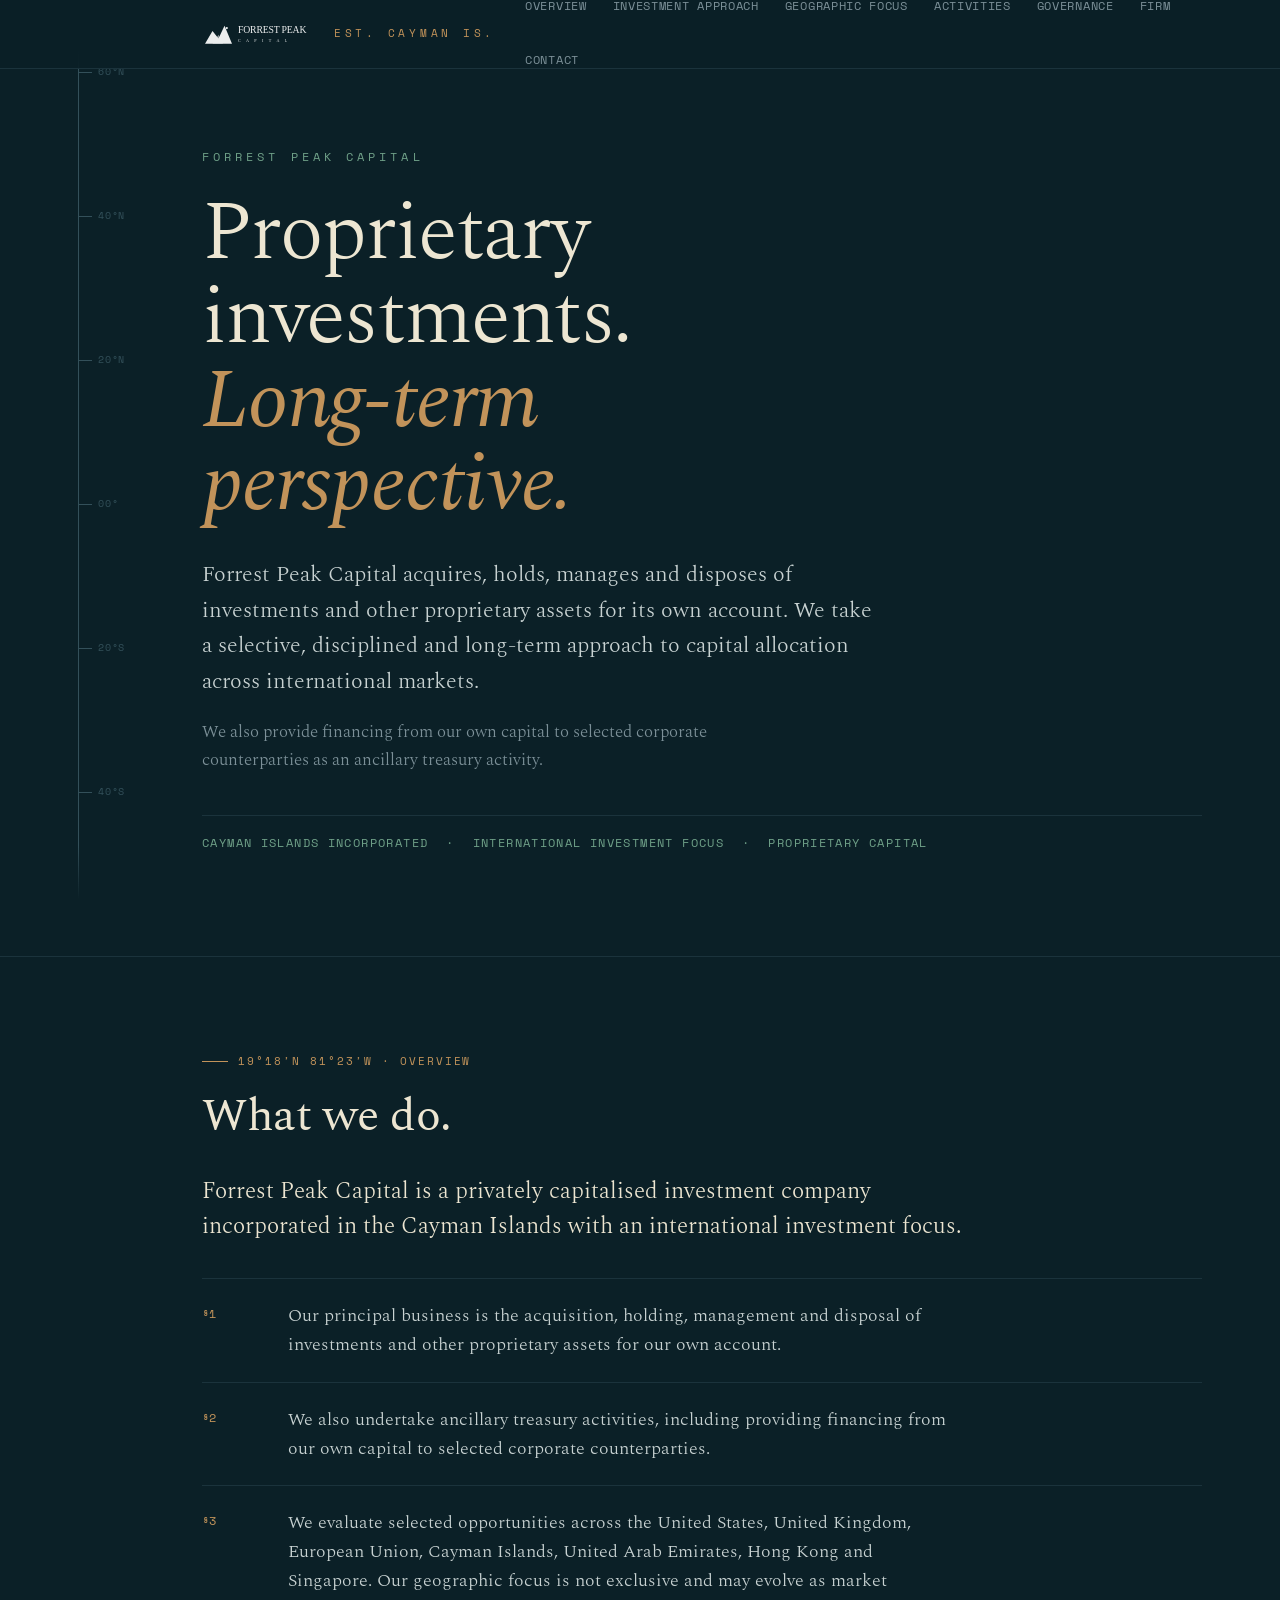
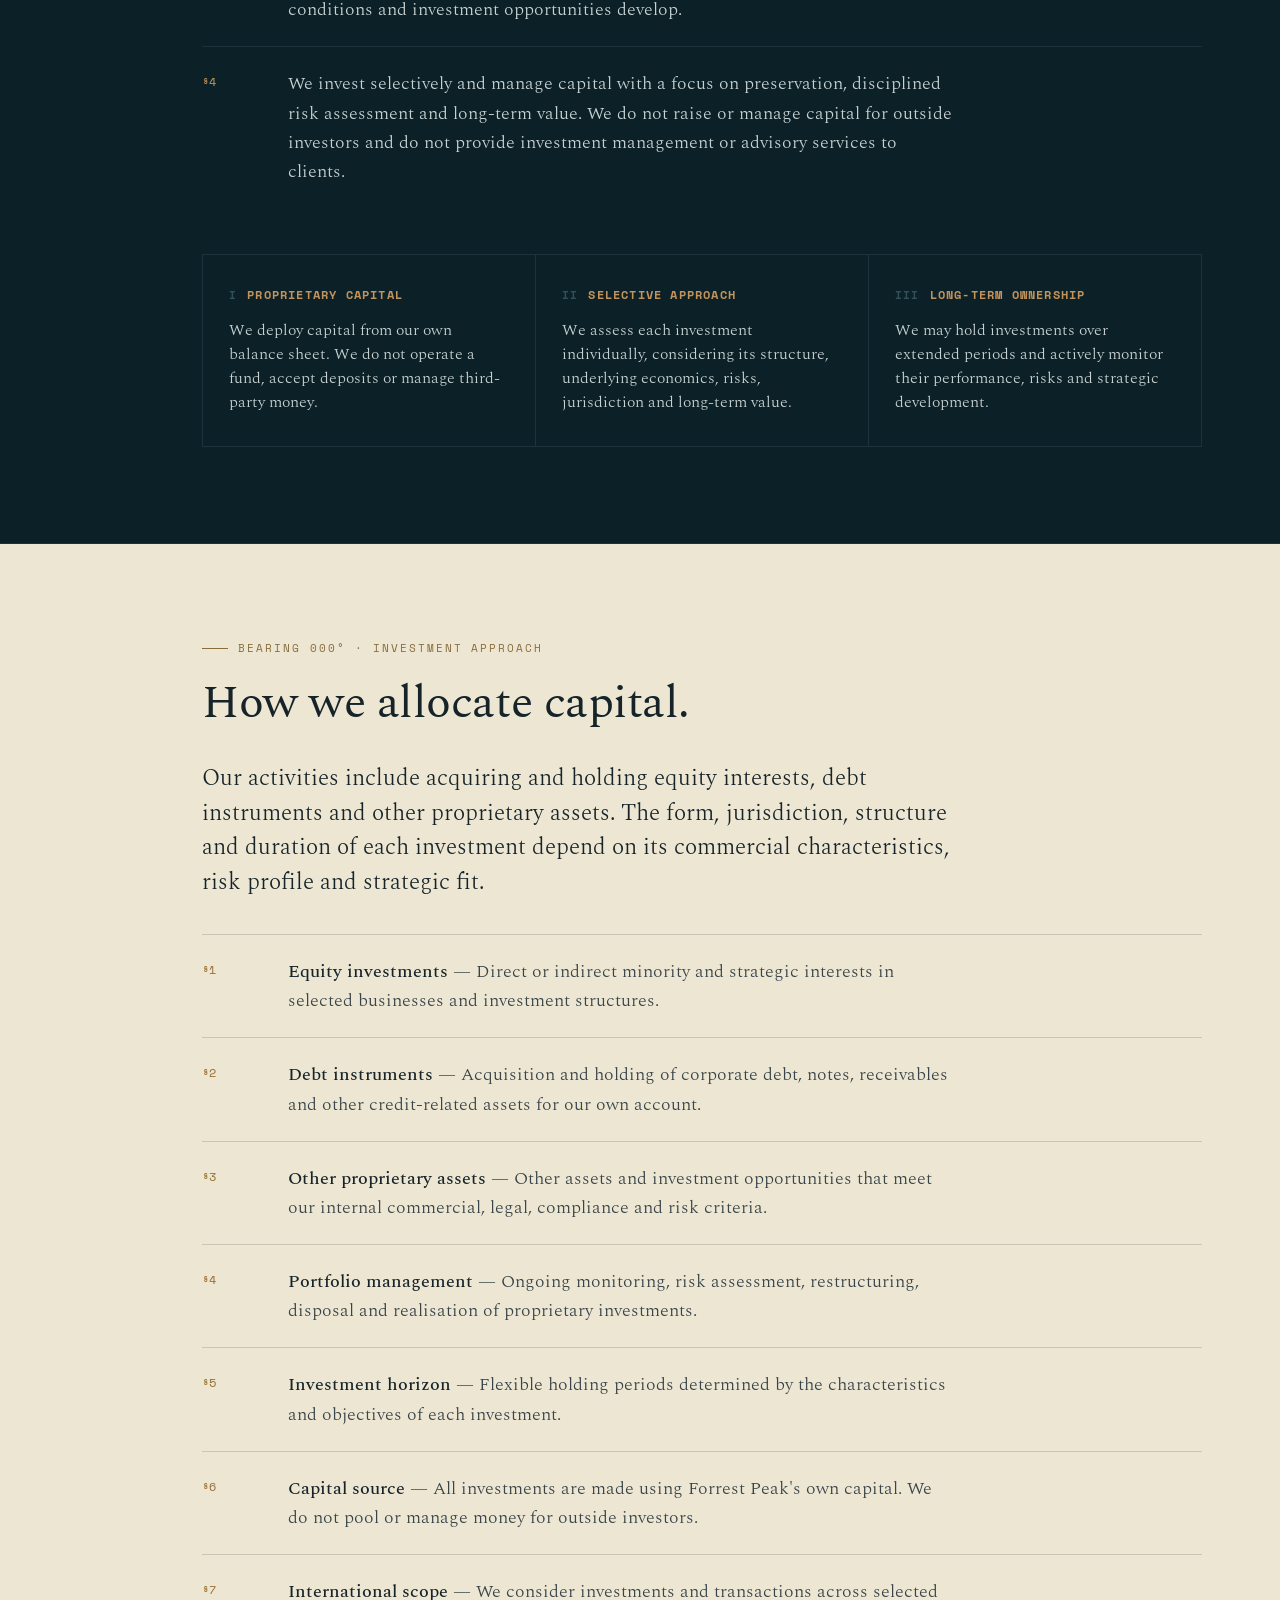
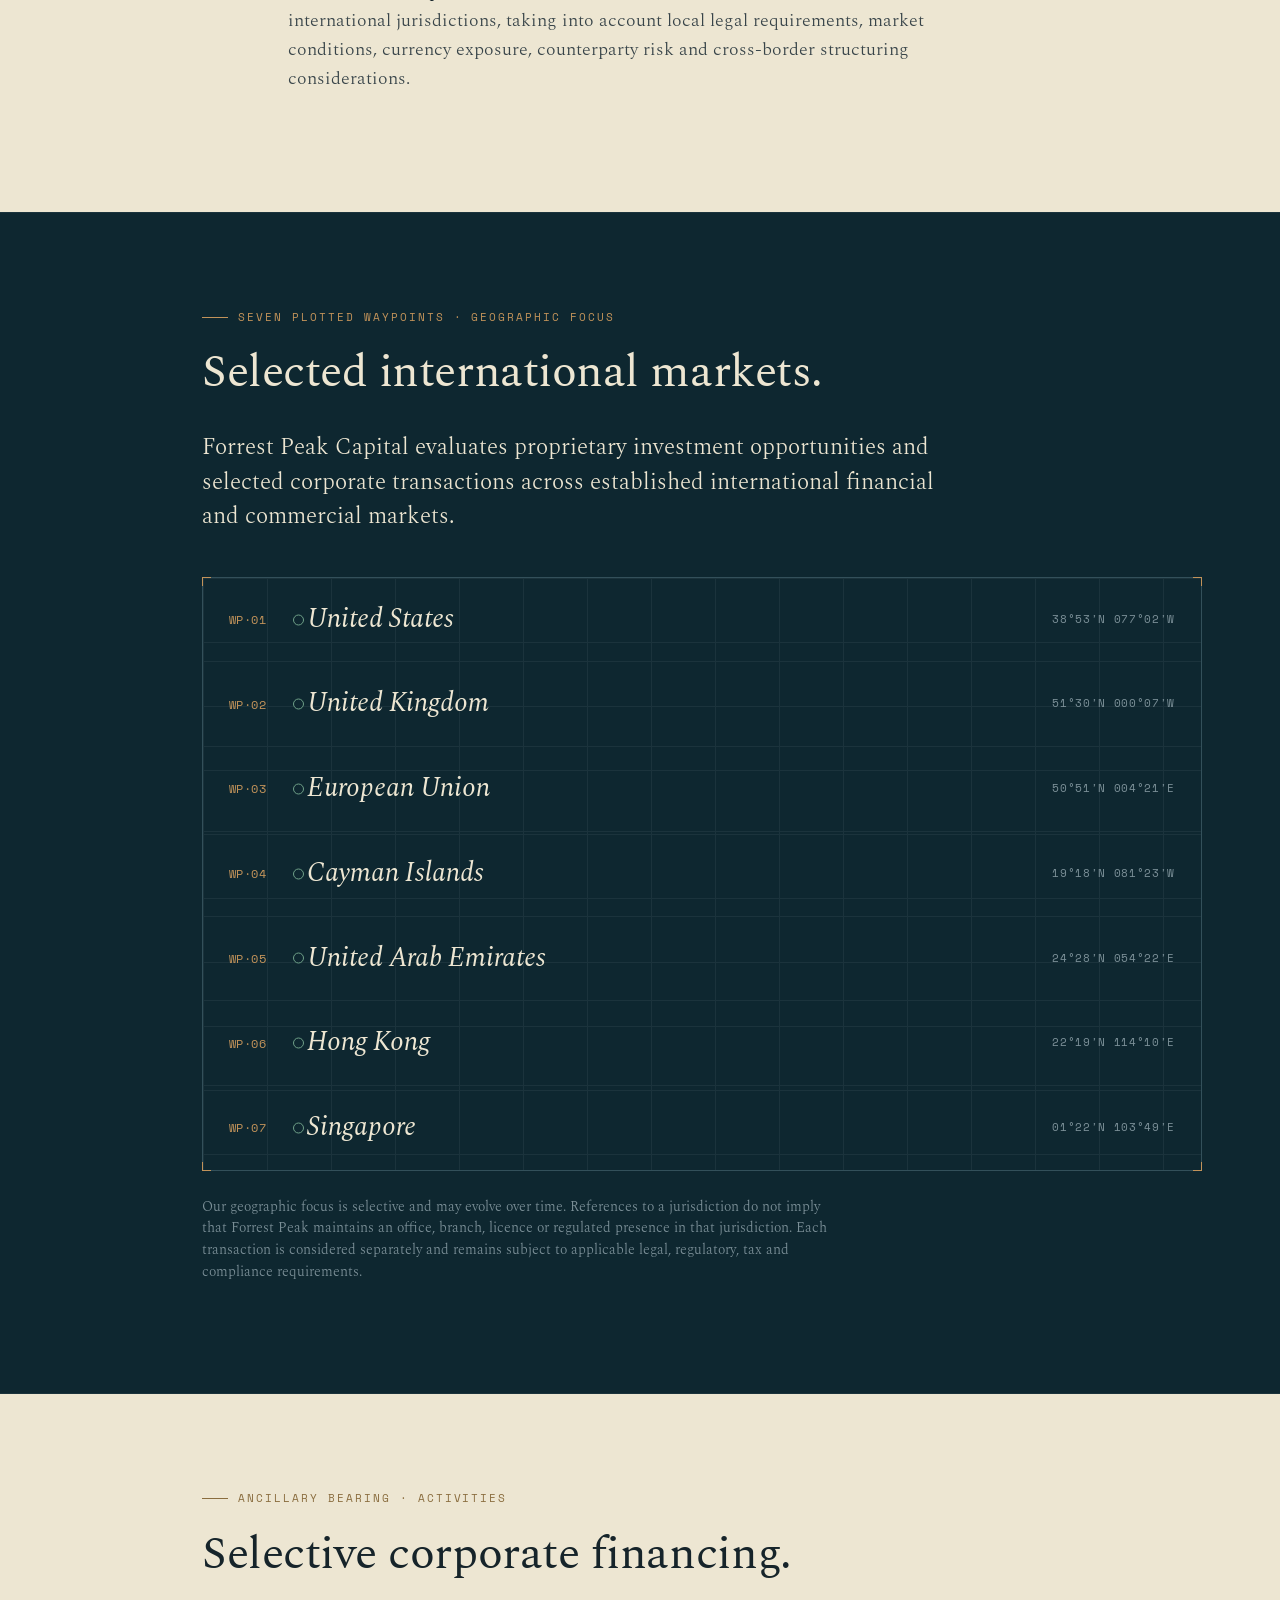
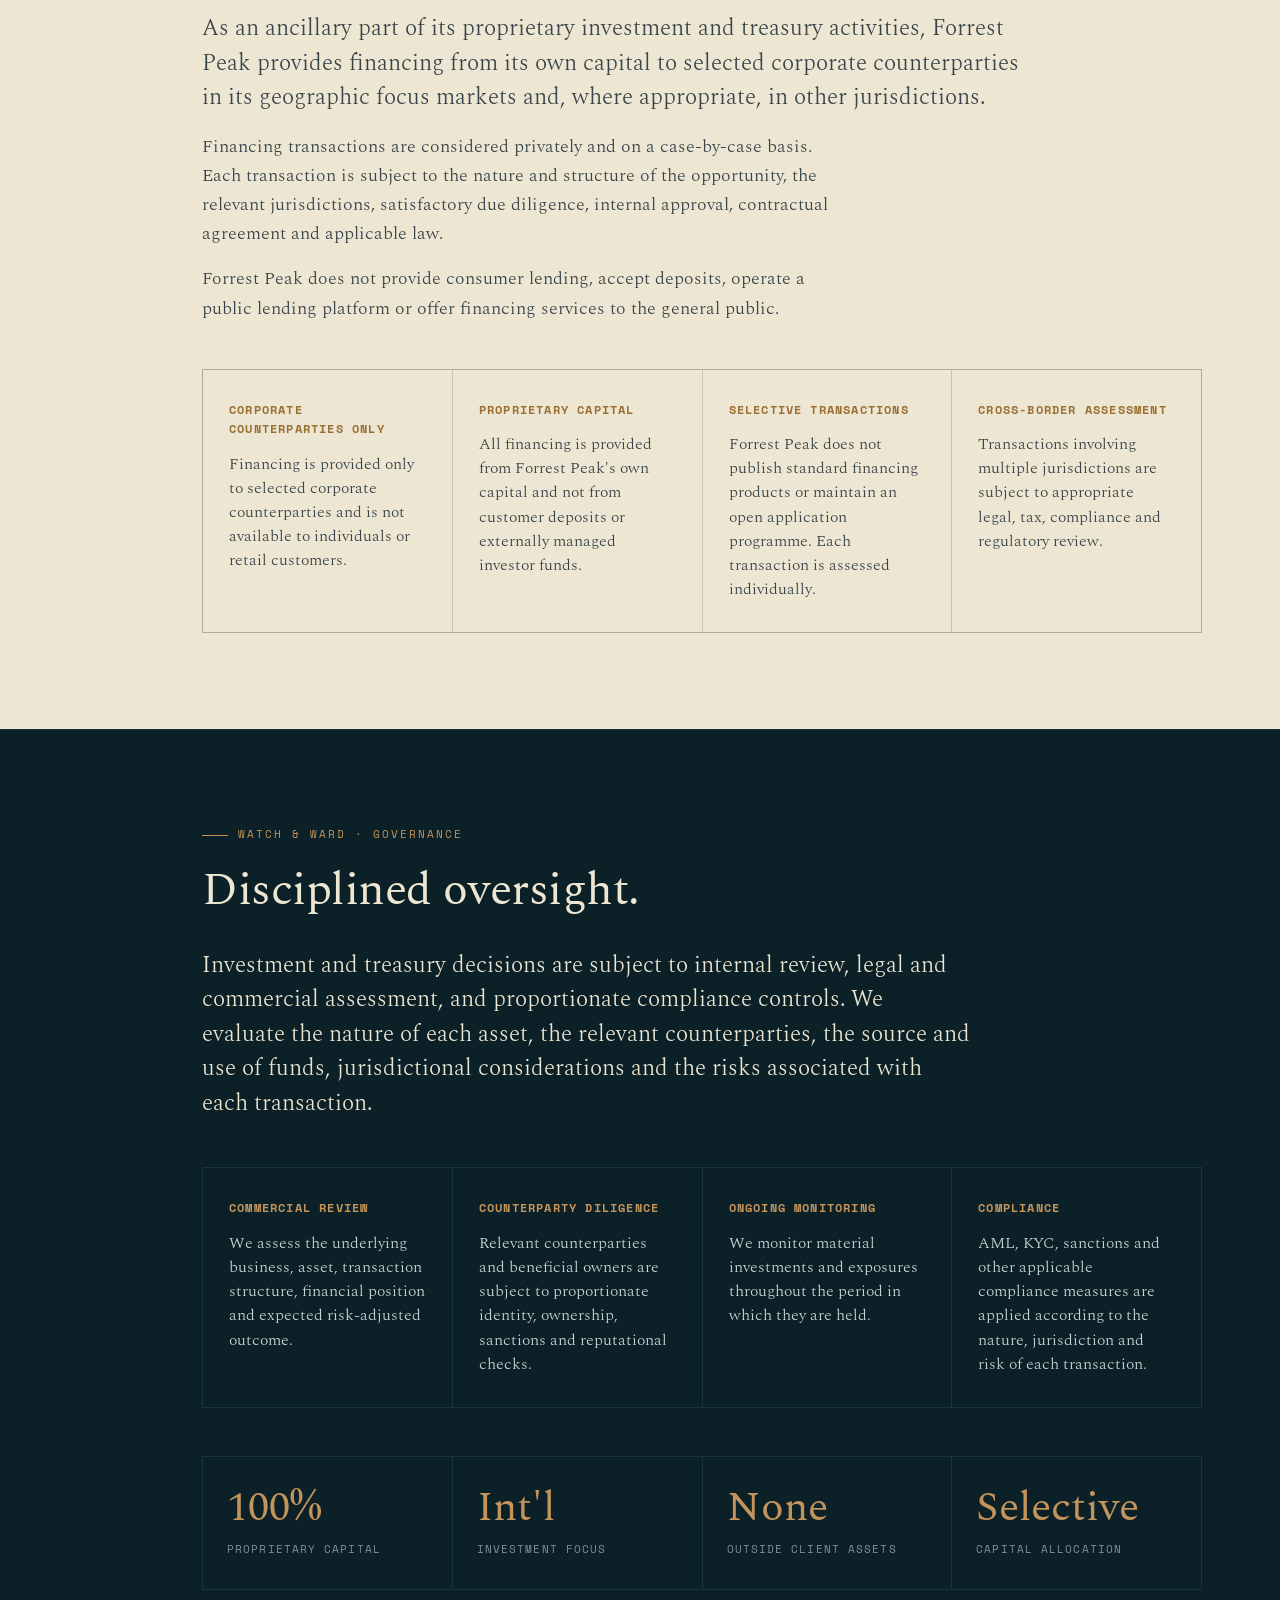
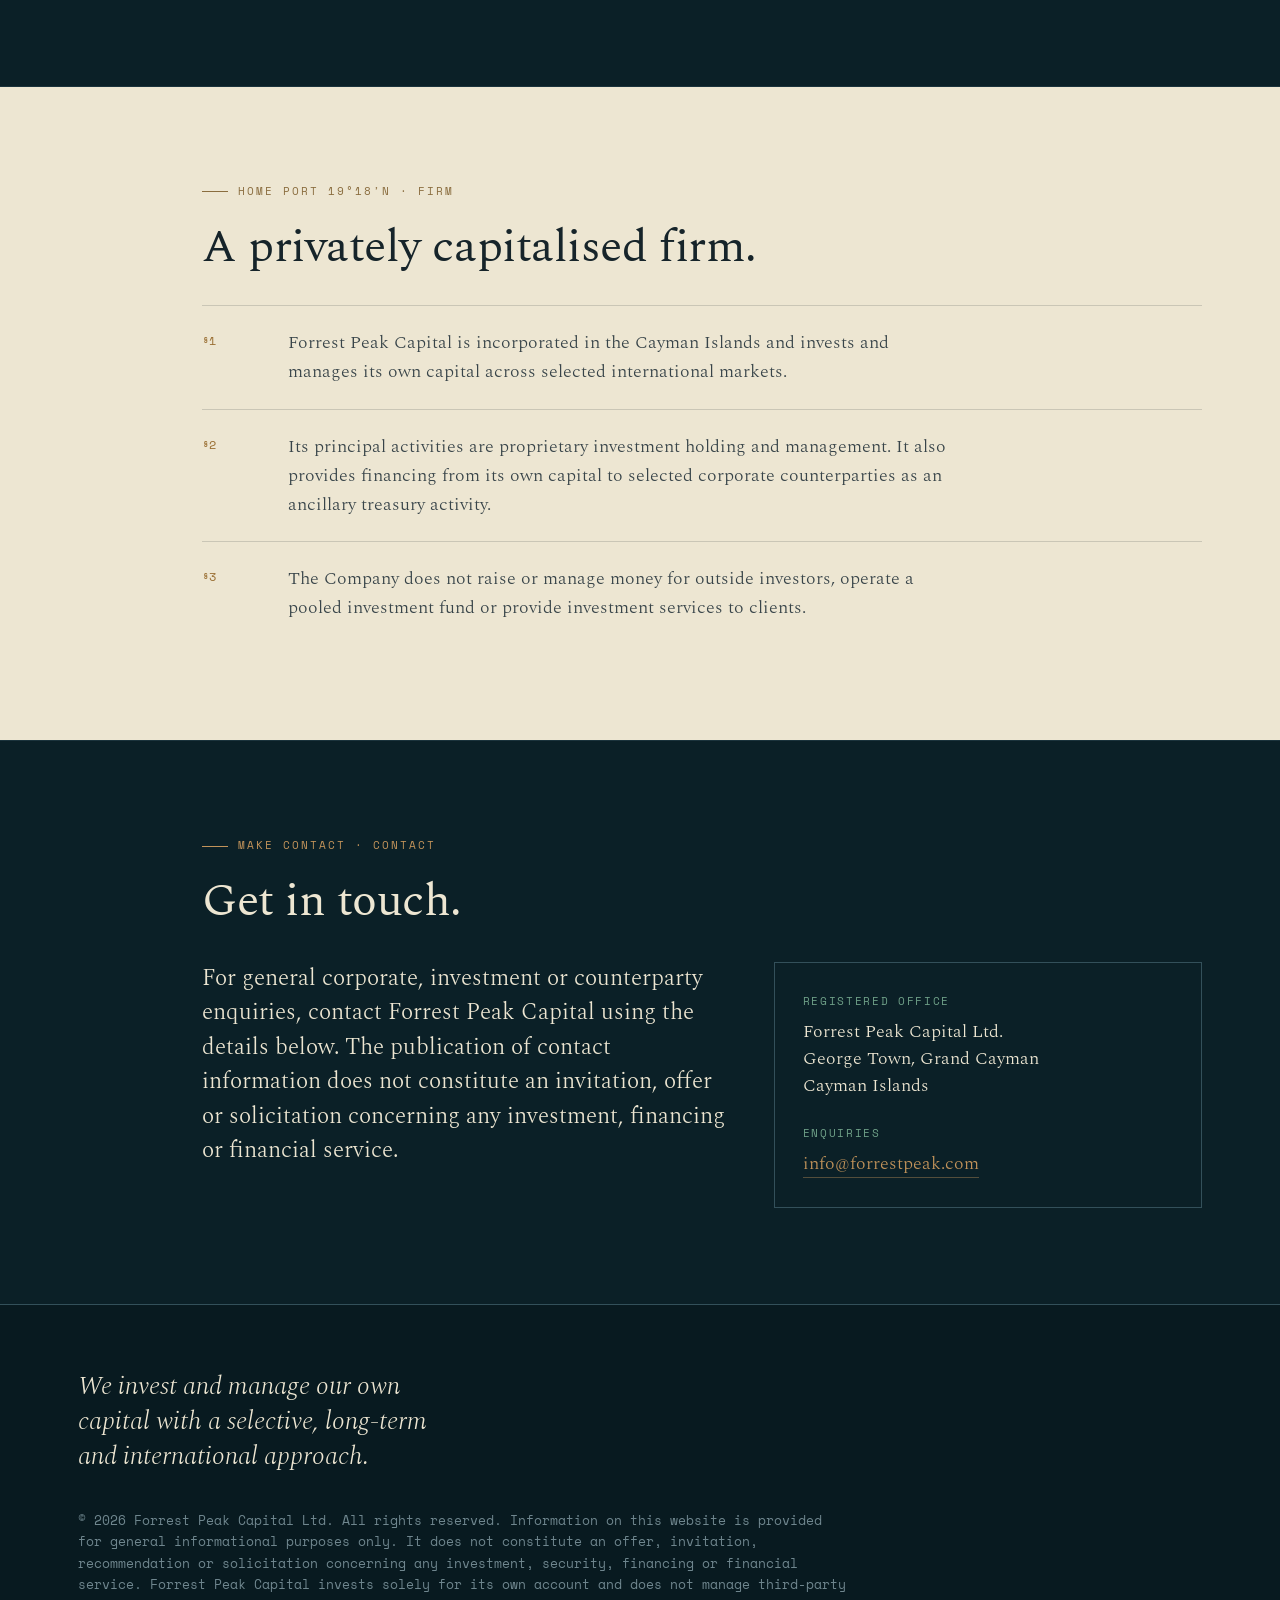
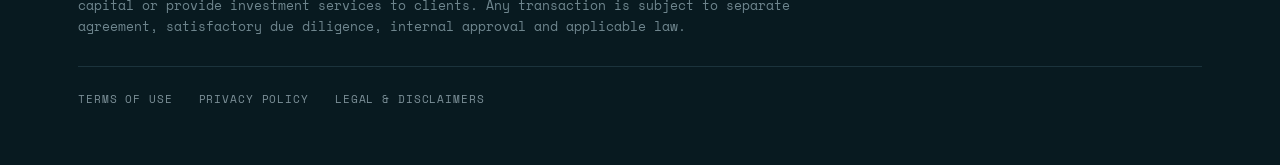
<file: 4/index.html>
<!DOCTYPE html>
<html lang="en">
<head>
<meta charset="UTF-8">
<meta name="viewport" content="width=device-width, initial-scale=1.0">
<title>Forrest Peak Capital — Proprietary Investments and Strategic Capital</title>
<meta name="description" content="Forrest Peak Capital acquires, holds and manages investments and proprietary assets for its own account across selected international markets. It also provides selective corporate financing from its own capital.">
<meta property="og:title" content="Forrest Peak Capital">
<meta property="og:description" content="Forrest Peak Capital acquires, holds and manages investments and proprietary assets for its own account across selected international markets. It also provides selective corporate financing from its own capital.">
<link rel="preconnect" href="https://fonts.googleapis.com">
<link rel="preconnect" href="https://fonts.gstatic.com" crossorigin>
<link href="https://fonts.googleapis.com/css2?family=Spectral:ital,wght@0,300;0,400;0,500;0,600;1,400&family=Space+Mono:wght@400;700&display=swap" rel="stylesheet">
<style>
  :root{
    --ground:#0B2027;        /* chart ink-teal ground */
    --ground-2:#0E2730;      /* panel */
    --vellum:#EDE6D2;        /* aged chart paper */
    --vellum-ink:#16242A;    /* ink on vellum */
    --brass:#C2935A;         /* sextant brass accent */
    --verdigris:#6FA088;     /* oxidised-copper green (logo kin) */
    --graticule:#33505A;     /* meridian / grid line */
    --graticule-faint:#1B333C;
    --paper-text:#C8D2D2;    /* body text on ground */
    --paper-dim:#7C9098;     /* secondary on ground */

    --spine: 96px;           /* meridian gutter width (desktop) */
    --mono:'Space Mono', ui-monospace, monospace;
    --serif:'Spectral', Georgia, 'Times New Roman', serif;
    --maxw: 1180px;
  }

  *{box-sizing:border-box;}
  html{scroll-behavior:smooth;}
  @media (prefers-reduced-motion: reduce){ html{scroll-behavior:auto;} }

  body{
    margin:0;
    background:var(--ground);
    color:var(--paper-text);
    font-family:var(--serif);
    font-weight:300;
    font-size:18px;
    line-height:1.62;
    -webkit-font-smoothing:antialiased;
    text-rendering:optimizeLegibility;
  }

  a{color:inherit;}
  img{max-width:100%;display:block;}

  .wrap{max-width:var(--maxw);margin:0 auto;padding:0 28px;}

  /* ---- the meridian spine: a fixed degree-graduated rule down the page ---- */
  .meridian{
    position:fixed;
    top:0;left:max(20px, calc((100vw - var(--maxw))/2 + 28px));
    height:100vh;width:var(--spine);
    pointer-events:none;z-index:1;
    display:none;
  }
  @media(min-width:1000px){ .meridian{display:block;} }
  .meridian .axis{
    position:absolute;left:0;top:0;bottom:0;width:1px;
    background:linear-gradient(180deg,transparent,var(--graticule) 6%,var(--graticule) 94%,transparent);
  }
  .meridian .tick{
    position:absolute;left:0;width:14px;height:1px;background:var(--graticule);
  }
  .meridian .deg{
    position:absolute;left:20px;transform:translateY(-50%);
    font-family:var(--mono);font-size:10px;letter-spacing:.08em;
    color:var(--graticule);white-space:nowrap;
  }

  /* content sits to the right of the spine on desktop */
  .frame{position:relative;z-index:2;}
  @media(min-width:1000px){
    .wrap{padding-left:calc(var(--spine) + 56px);}
    .topbar .wrap, .footwrap{padding-left:calc(var(--spine) + 56px);}
  }

  /* ---------- top bar ---------- */
  .topbar{
    position:sticky;top:0;z-index:30;
    background:rgba(11,32,39,.86);
    backdrop-filter:blur(8px);
    border-bottom:1px solid var(--graticule-faint);
  }
  .topbar .wrap{display:flex;align-items:center;gap:28px;height:68px;}
  .brand{display:flex;align-items:center;gap:12px;text-decoration:none;flex:0 0 auto;}
  .brand img{height:30px;width:auto;filter:brightness(0) invert(1) opacity(.92);}
  .brand .bm{
    font-family:var(--mono);font-size:11px;letter-spacing:.34em;
    color:var(--brass);text-transform:uppercase;
  }
  nav.main{margin-left:auto;display:flex;gap:22px;flex-wrap:wrap;}
  nav.main a{
    font-family:var(--mono);font-size:11.5px;letter-spacing:.06em;
    text-decoration:none;color:var(--paper-dim);
    text-transform:uppercase;padding:6px 2px;border-bottom:1px solid transparent;
    transition:color .2s,border-color .2s;
  }
  nav.main a:hover,nav.main a:focus-visible{color:var(--vellum);border-color:var(--brass);}
  @media(max-width:900px){ nav.main{display:none;} }

  a:focus-visible,button:focus-visible{
    outline:2px solid var(--brass);outline-offset:3px;border-radius:1px;
  }

  /* ---------- coordinate eyebrow used across sections ---------- */
  .coord{
    font-family:var(--mono);font-size:11px;letter-spacing:.18em;
    color:var(--brass);text-transform:uppercase;display:flex;align-items:center;gap:10px;
    margin:0 0 22px;
  }
  .coord::before{content:"";width:26px;height:1px;background:var(--brass);display:inline-block;}

  section{padding:96px 0;position:relative;border-top:1px solid var(--graticule-faint);}
  section.hero{border-top:none;}
  .sec-title{
    font-family:var(--serif);font-weight:400;letter-spacing:-.01em;line-height:1.06;
    font-size:clamp(28px,4.4vw,46px);margin:0 0 34px;color:var(--vellum);
  }

  /* ---------- HERO ---------- */
  .hero{padding:78px 0 92px;}
  .hero .eyebrow{
    font-family:var(--mono);font-size:12px;letter-spacing:.34em;text-transform:uppercase;
    color:var(--verdigris);margin:0 0 26px;
  }
  .hero h1{
    font-family:var(--serif);font-weight:300;
    font-size:clamp(40px,7.4vw,82px);line-height:1.02;letter-spacing:-.02em;
    margin:0 0 30px;color:var(--vellum);max-width:15ch;
  }
  .hero h1 em{font-style:italic;color:var(--brass);font-weight:400;}
  .hero .lede{font-size:clamp(18px,2.1vw,22px);max-width:62ch;color:var(--paper-text);margin:0 0 20px;}
  .hero .secondary{max-width:58ch;color:var(--paper-dim);font-size:17px;margin:0 0 40px;}
  .hero .metaline{
    font-family:var(--mono);font-size:11.5px;letter-spacing:.12em;color:var(--verdigris);
    text-transform:uppercase;border-top:1px solid var(--graticule-faint);padding-top:18px;
    display:flex;flex-wrap:wrap;gap:6px 18px;
  }

  /* ---------- generic content ---------- */
  .lead{font-size:clamp(18px,2.2vw,23px);font-weight:300;color:var(--vellum);max-width:64ch;margin:0 0 18px;line-height:1.5;}
  .body-stack p{max-width:70ch;color:var(--paper-text);margin:0 0 16px;}
  .body-stack p:last-child{margin-bottom:0;}
  .ol-list{list-style:none;counter-reset:r;margin:34px 0 0;padding:0;display:grid;gap:0;}
  .ol-list li{
    display:grid;grid-template-columns:64px 1fr;gap:8px 22px;align-items:start;
    padding:22px 0;border-top:1px solid var(--graticule-faint);
  }
  .ol-list li::before{
    counter-increment:r;content:"§" counter(r);
    font-family:var(--mono);font-size:12px;color:var(--brass);letter-spacing:.04em;padding-top:3px;
  }
  .ol-list li p{margin:0;color:var(--paper-text);max-width:74ch;}
  .ol-list li p strong{color:var(--vellum);font-weight:500;}

  .cards{display:grid;gap:1px;background:var(--graticule-faint);
    grid-template-columns:repeat(3,1fr);margin-top:46px;border:1px solid var(--graticule-faint);}
  .cards.c4{grid-template-columns:repeat(4,1fr);}
  .card{background:var(--ground);padding:30px 26px;}
  .card h3{
    font-family:var(--mono);font-size:12px;letter-spacing:.1em;text-transform:uppercase;
    color:var(--brass);margin:0 0 14px;font-weight:700;display:flex;gap:10px;align-items:baseline;
  }
  .card h3 .ix{color:var(--graticule);font-size:11px;}
  .card p{margin:0;font-size:15.5px;color:var(--paper-text);line-height:1.56;}
  @media(max-width:860px){ .cards,.cards.c4{grid-template-columns:1fr 1fr;} }
  @media(max-width:560px){ .cards,.cards.c4{grid-template-columns:1fr;} }

  /* ---------- GEOGRAPHIC FOCUS — the waypoint chart ---------- */
  #geographic{background:var(--ground-2);}
  .chart{
    margin-top:42px;border:1px solid var(--graticule);position:relative;
    background:
      linear-gradient(var(--graticule-faint) 1px,transparent 1px) 0 0/100% 64px,
      linear-gradient(90deg,var(--graticule-faint) 1px,transparent 1px) 0 0/64px 100%;
  }
  .chart .corner{position:absolute;width:9px;height:9px;border:1px solid var(--brass);}
  .chart .corner.tl{top:-1px;left:-1px;border-right:none;border-bottom:none;}
  .chart .corner.tr{top:-1px;right:-1px;border-left:none;border-bottom:none;}
  .chart .corner.bl{bottom:-1px;left:-1px;border-right:none;border-top:none;}
  .chart .corner.br{bottom:-1px;right:-1px;border-left:none;border-top:none;}
  .waypoints{list-style:none;margin:0;padding:0;}
  .waypoints li{
    display:grid;grid-template-columns:60px 1fr auto;align-items:center;gap:18px;
    padding:20px 26px;border-bottom:1px solid var(--graticule-faint);position:relative;
  }
  .waypoints li:last-child{border-bottom:none;}
  .waypoints .stn{
    font-family:var(--mono);font-size:12px;color:var(--brass);letter-spacing:.04em;
    position:relative;
  }
  .waypoints .stn::after{
    content:"";position:absolute;right:-15px;top:50%;width:9px;height:9px;border-radius:50%;
    border:1.5px solid var(--verdigris);transform:translateY(-50%);background:var(--ground-2);
  }
  .waypoints .place{
    font-family:var(--serif);font-style:italic;font-weight:400;font-size:clamp(20px,3vw,27px);
    color:var(--vellum);
  }
  .waypoints .crd{font-family:var(--mono);font-size:11px;color:var(--paper-dim);letter-spacing:.06em;text-align:right;}
  .qualifier{margin-top:26px;font-size:13.5px;color:var(--paper-dim);max-width:90ch;line-height:1.6;}
  @media(max-width:560px){
    .waypoints li{grid-template-columns:46px 1fr;}
    .waypoints .crd{grid-column:2;text-align:left;}
  }

  /* ---------- stats strip ---------- */
  .stats{display:grid;grid-template-columns:repeat(4,1fr);gap:1px;background:var(--graticule-faint);
    margin-top:48px;border:1px solid var(--graticule-faint);}
  .stat{background:var(--ground);padding:30px 24px;}
  .stat .v{font-family:var(--serif);font-weight:400;font-size:clamp(28px,4vw,42px);color:var(--brass);line-height:1;}
  .stat .l{font-family:var(--mono);font-size:11px;letter-spacing:.1em;text-transform:uppercase;color:var(--paper-dim);margin-top:12px;}
  @media(max-width:720px){ .stats{grid-template-columns:1fr 1fr;} }

  /* ---------- vellum (inverted) sections ---------- */
  .vellum{background:var(--vellum);color:var(--vellum-ink);}
  .vellum .sec-title{color:var(--vellum-ink);}
  .vellum .coord{color:#8a6d3f;}
  .vellum .coord::before{background:#8a6d3f;}
  .vellum .lead{color:var(--vellum-ink);}
  .vellum .body-stack p{color:#384449;}
  .vellum .ol-list li{border-top-color:rgba(22,36,42,.16);}
  .vellum .ol-list li::before{color:#9a6f33;}
  .vellum .ol-list li p{color:#384449;}
  .vellum .ol-list li p strong{color:var(--vellum-ink);}
  .vellum .card{background:var(--vellum);}
  .vellum .cards{background:rgba(22,36,42,.16);border-color:rgba(22,36,42,.16);}
  .vellum .card h3{color:#9a6f33;}
  .vellum .card h3 .ix{color:#b8ad94;}
  .vellum .card p{color:#384449;}

  /* ---------- contact ---------- */
  #contact .grid{display:grid;grid-template-columns:1.1fr .9fr;gap:48px;margin-top:36px;}
  @media(max-width:780px){ #contact .grid{grid-template-columns:1fr;} }
  .infocard{border:1px solid var(--graticule);padding:30px 28px;}
  .infocard .lbl{font-family:var(--mono);font-size:10.5px;letter-spacing:.16em;text-transform:uppercase;color:var(--verdigris);margin:0 0 8px;}
  .infocard .val{font-family:var(--serif);font-size:18px;color:var(--vellum);margin:0 0 26px;line-height:1.5;}
  .infocard .val:last-child{margin-bottom:0;}
  .infocard a.email{color:var(--brass);text-decoration:none;border-bottom:1px solid rgba(194,147,90,.4);}
  .infocard a.email:hover{border-color:var(--brass);}

  /* ---------- footer ---------- */
  footer{background:#081A20;border-top:1px solid var(--graticule);padding:64px 0 56px;color:var(--paper-dim);}
  .footwrap{max-width:var(--maxw);margin:0 auto;padding:0 28px;}
  .foot-tag{font-family:var(--serif);font-style:italic;font-size:clamp(19px,2.6vw,26px);color:var(--vellum);max-width:30ch;margin:0 0 36px;line-height:1.35;}
  .foot-legal{font-size:12.5px;line-height:1.7;max-width:96ch;color:#6f868e;margin:0 0 28px;font-family:var(--mono);}
  .foot-links{display:flex;gap:26px;flex-wrap:wrap;border-top:1px solid var(--graticule-faint);padding-top:24px;}
  .foot-links a{font-family:var(--mono);font-size:11px;letter-spacing:.08em;text-transform:uppercase;text-decoration:none;color:var(--paper-dim);}
  .foot-links a:hover,.foot-links a:focus-visible{color:var(--brass);}

  /* reveal animation */
  .reveal{opacity:0;transform:translateY(16px);transition:opacity .7s ease,transform .7s ease;}
  .reveal.in{opacity:1;transform:none;}
  @media (prefers-reduced-motion: reduce){
    .reveal{opacity:1 !important;transform:none !important;transition:none;}
  }
  .skip{position:absolute;left:-9999px;top:0;background:var(--brass);color:var(--ground);padding:10px 16px;font-family:var(--mono);font-size:12px;z-index:100;}
  .skip:focus{left:12px;top:12px;}
</style>
</head>
<body>
<a href="#overview" class="skip">Skip to content</a>

<!-- meridian spine: degree-graduated rule running full viewport height -->
<div class="meridian" aria-hidden="true">
  <div class="axis"></div>
  <div class="tick" style="top:8%"></div>   <div class="deg" style="top:8%">60&deg;N</div>
  <div class="tick" style="top:24%"></div>  <div class="deg" style="top:24%">40&deg;N</div>
  <div class="tick" style="top:40%"></div>  <div class="deg" style="top:40%">20&deg;N</div>
  <div class="tick" style="top:56%"></div>  <div class="deg" style="top:56%">00&deg;</div>
  <div class="tick" style="top:72%"></div>  <div class="deg" style="top:72%">20&deg;S</div>
  <div class="tick" style="top:88%"></div>  <div class="deg" style="top:88%">40&deg;S</div>
</div>

<header class="topbar">
  <div class="wrap">
    <a class="brand" href="#top" aria-label="Forrest Peak Capital home">
      <img src="/logo.svg" alt="Forrest Peak Capital">
      <span class="bm">Est. Cayman Is.</span>
    </a>
    <nav class="main" aria-label="Primary">
      <a href="#overview">Overview</a>
      <a href="#approach">Investment Approach</a>
      <a href="#geographic">Geographic Focus</a>
      <a href="#activities">Activities</a>
      <a href="#governance">Governance</a>
      <a href="#firm">Firm</a>
      <a href="#contact">Contact</a>
    </nav>
  </div>
</header>

<div class="frame">
<main>

  <!-- HERO -->
  <section class="hero" id="top">
    <div class="wrap">
      <p class="eyebrow">Forrest Peak Capital</p>
      <h1>Proprietary investments. <em>Long-term perspective.</em></h1>
      <p class="lede">Forrest Peak Capital acquires, holds, manages and disposes of investments and other proprietary assets for its own account. We take a selective, disciplined and long-term approach to capital allocation across international markets.</p>
      <p class="secondary">We also provide financing from our own capital to selected corporate counterparties as an ancillary treasury activity.</p>
      <p class="metaline">
        <span>Cayman Islands Incorporated</span><span aria-hidden="true">·</span>
        <span>International Investment Focus</span><span aria-hidden="true">·</span>
        <span>Proprietary Capital</span>
      </p>
    </div>
  </section>

  <!-- OVERVIEW -->
  <section id="overview" class="reveal">
    <div class="wrap">
      <p class="coord">19&deg;18&prime;N&nbsp;81&deg;23&prime;W · Overview</p>
      <h2 class="sec-title">What we do.</h2>
      <p class="lead">Forrest Peak Capital is a privately capitalised investment company incorporated in the Cayman Islands with an international investment focus.</p>
      <ol class="ol-list">
        <li><p>Our principal business is the acquisition, holding, management and disposal of investments and other proprietary assets for our own account.</p></li>
        <li><p>We also undertake ancillary treasury activities, including providing financing from our own capital to selected corporate counterparties.</p></li>
        <li><p>We evaluate selected opportunities across the United States, United Kingdom, European Union, Cayman Islands, United Arab Emirates, Hong Kong and Singapore. Our geographic focus is not exclusive and may evolve as market conditions and investment opportunities develop.</p></li>
        <li><p>We invest selectively and manage capital with a focus on preservation, disciplined risk assessment and long-term value. We do not raise or manage capital for outside investors and do not provide investment management or advisory services to clients.</p></li>
      </ol>
      <div class="cards">
        <div class="card"><h3><span class="ix">i</span>Proprietary capital</h3><p>We deploy capital from our own balance sheet. We do not operate a fund, accept deposits or manage third-party money.</p></div>
        <div class="card"><h3><span class="ix">ii</span>Selective approach</h3><p>We assess each investment individually, considering its structure, underlying economics, risks, jurisdiction and long-term value.</p></div>
        <div class="card"><h3><span class="ix">iii</span>Long-term ownership</h3><p>We may hold investments over extended periods and actively monitor their performance, risks and strategic development.</p></div>
      </div>
    </div>
  </section>

  <!-- INVESTMENT APPROACH -->
  <section id="approach" class="vellum reveal">
    <div class="wrap">
      <p class="coord">Bearing 000&deg; · Investment Approach</p>
      <h2 class="sec-title">How we allocate capital.</h2>
      <p class="lead">Our activities include acquiring and holding equity interests, debt instruments and other proprietary assets. The form, jurisdiction, structure and duration of each investment depend on its commercial characteristics, risk profile and strategic fit.</p>
      <ol class="ol-list">
        <li><p><strong>Equity investments</strong> — Direct or indirect minority and strategic interests in selected businesses and investment structures.</p></li>
        <li><p><strong>Debt instruments</strong> — Acquisition and holding of corporate debt, notes, receivables and other credit-related assets for our own account.</p></li>
        <li><p><strong>Other proprietary assets</strong> — Other assets and investment opportunities that meet our internal commercial, legal, compliance and risk criteria.</p></li>
        <li><p><strong>Portfolio management</strong> — Ongoing monitoring, risk assessment, restructuring, disposal and realisation of proprietary investments.</p></li>
        <li><p><strong>Investment horizon</strong> — Flexible holding periods determined by the characteristics and objectives of each investment.</p></li>
        <li><p><strong>Capital source</strong> — All investments are made using Forrest Peak's own capital. We do not pool or manage money for outside investors.</p></li>
        <li><p><strong>International scope</strong> — We consider investments and transactions across selected international jurisdictions, taking into account local legal requirements, market conditions, currency exposure, counterparty risk and cross-border structuring considerations.</p></li>
      </ol>
    </div>
  </section>

  <!-- GEOGRAPHIC FOCUS — the waypoint chart -->
  <section id="geographic" class="reveal">
    <div class="wrap">
      <p class="coord">Seven plotted waypoints · Geographic Focus</p>
      <h2 class="sec-title">Selected international markets.</h2>
      <p class="lead">Forrest Peak Capital evaluates proprietary investment opportunities and selected corporate transactions across established international financial and commercial markets.</p>
      <div class="chart">
        <span class="corner tl"></span><span class="corner tr"></span><span class="corner bl"></span><span class="corner br"></span>
        <ul class="waypoints" aria-label="Selected international markets">
          <li><span class="stn">WP&middot;01</span><span class="place">United States</span><span class="crd">38&deg;53&prime;N&nbsp;077&deg;02&prime;W</span></li>
          <li><span class="stn">WP&middot;02</span><span class="place">United Kingdom</span><span class="crd">51&deg;30&prime;N&nbsp;000&deg;07&prime;W</span></li>
          <li><span class="stn">WP&middot;03</span><span class="place">European Union</span><span class="crd">50&deg;51&prime;N&nbsp;004&deg;21&prime;E</span></li>
          <li><span class="stn">WP&middot;04</span><span class="place">Cayman Islands</span><span class="crd">19&deg;18&prime;N&nbsp;081&deg;23&prime;W</span></li>
          <li><span class="stn">WP&middot;05</span><span class="place">United Arab Emirates</span><span class="crd">24&deg;28&prime;N&nbsp;054&deg;22&prime;E</span></li>
          <li><span class="stn">WP&middot;06</span><span class="place">Hong Kong</span><span class="crd">22&deg;19&prime;N&nbsp;114&deg;10&prime;E</span></li>
          <li><span class="stn">WP&middot;07</span><span class="place">Singapore</span><span class="crd">01&deg;22&prime;N&nbsp;103&deg;49&prime;E</span></li>
        </ul>
      </div>
      <p class="qualifier">Our geographic focus is selective and may evolve over time. References to a jurisdiction do not imply that Forrest Peak maintains an office, branch, licence or regulated presence in that jurisdiction. Each transaction is considered separately and remains subject to applicable legal, regulatory, tax and compliance requirements.</p>
    </div>
  </section>

  <!-- ACTIVITIES -->
  <section id="activities" class="vellum reveal">
    <div class="wrap">
      <p class="coord">Ancillary bearing · Activities</p>
      <h2 class="sec-title">Selective corporate financing.</h2>
      <div class="body-stack">
        <p class="lead">As an ancillary part of its proprietary investment and treasury activities, Forrest Peak provides financing from its own capital to selected corporate counterparties in its geographic focus markets and, where appropriate, in other jurisdictions.</p>
        <p>Financing transactions are considered privately and on a case-by-case basis. Each transaction is subject to the nature and structure of the opportunity, the relevant jurisdictions, satisfactory due diligence, internal approval, contractual agreement and applicable law.</p>
        <p>Forrest Peak does not provide consumer lending, accept deposits, operate a public lending platform or offer financing services to the general public.</p>
      </div>
      <div class="cards c4">
        <div class="card"><h3>Corporate counterparties only</h3><p>Financing is provided only to selected corporate counterparties and is not available to individuals or retail customers.</p></div>
        <div class="card"><h3>Proprietary capital</h3><p>All financing is provided from Forrest Peak's own capital and not from customer deposits or externally managed investor funds.</p></div>
        <div class="card"><h3>Selective transactions</h3><p>Forrest Peak does not publish standard financing products or maintain an open application programme. Each transaction is assessed individually.</p></div>
        <div class="card"><h3>Cross-border assessment</h3><p>Transactions involving multiple jurisdictions are subject to appropriate legal, tax, compliance and regulatory review.</p></div>
      </div>
    </div>
  </section>

  <!-- GOVERNANCE -->
  <section id="governance" class="reveal">
    <div class="wrap">
      <p class="coord">Watch &amp; ward · Governance</p>
      <h2 class="sec-title">Disciplined oversight.</h2>
      <p class="lead">Investment and treasury decisions are subject to internal review, legal and commercial assessment, and proportionate compliance controls. We evaluate the nature of each asset, the relevant counterparties, the source and use of funds, jurisdictional considerations and the risks associated with each transaction.</p>
      <div class="cards c4">
        <div class="card"><h3>Commercial review</h3><p>We assess the underlying business, asset, transaction structure, financial position and expected risk-adjusted outcome.</p></div>
        <div class="card"><h3>Counterparty diligence</h3><p>Relevant counterparties and beneficial owners are subject to proportionate identity, ownership, sanctions and reputational checks.</p></div>
        <div class="card"><h3>Ongoing monitoring</h3><p>We monitor material investments and exposures throughout the period in which they are held.</p></div>
        <div class="card"><h3>Compliance</h3><p>AML, KYC, sanctions and other applicable compliance measures are applied according to the nature, jurisdiction and risk of each transaction.</p></div>
      </div>
      <div class="stats" aria-label="Firm profile">
        <div class="stat"><div class="v">100%</div><div class="l">Proprietary Capital</div></div>
        <div class="stat"><div class="v">Int'l</div><div class="l">Investment Focus</div></div>
        <div class="stat"><div class="v">None</div><div class="l">Outside Client Assets</div></div>
        <div class="stat"><div class="v">Selective</div><div class="l">Capital Allocation</div></div>
      </div>
    </div>
  </section>

  <!-- FIRM -->
  <section id="firm" class="vellum reveal">
    <div class="wrap">
      <p class="coord">Home port 19&deg;18&prime;N · Firm</p>
      <h2 class="sec-title">A privately capitalised firm.</h2>
      <ol class="ol-list">
        <li><p>Forrest Peak Capital is incorporated in the Cayman Islands and invests and manages its own capital across selected international markets.</p></li>
        <li><p>Its principal activities are proprietary investment holding and management. It also provides financing from its own capital to selected corporate counterparties as an ancillary treasury activity.</p></li>
        <li><p>The Company does not raise or manage money for outside investors, operate a pooled investment fund or provide investment services to clients.</p></li>
      </ol>
    </div>
  </section>

  <!-- CONTACT -->
  <section id="contact" class="reveal">
    <div class="wrap">
      <p class="coord">Make contact · Contact</p>
      <h2 class="sec-title">Get in touch.</h2>
      <div class="grid">
        <p class="lead">For general corporate, investment or counterparty enquiries, contact Forrest Peak Capital using the details below. The publication of contact information does not constitute an invitation, offer or solicitation concerning any investment, financing or financial service.</p>
        <div class="infocard">
          <p class="lbl">Registered Office</p>
          <p class="val">Forrest Peak Capital Ltd.<br>George Town, Grand Cayman<br>Cayman Islands</p>
          <p class="lbl">Enquiries</p>
          <p class="val"><a class="email" href="mailto:info@forrestpeak.com">info@forrestpeak.com</a></p>
        </div>
      </div>
    </div>
  </section>

</main>
</div>

<footer>
  <div class="footwrap">
    <p class="foot-tag">We invest and manage our own capital with a selective, long-term and international approach.</p>
    <p class="foot-legal">© 2026 Forrest Peak Capital Ltd. All rights reserved. Information on this website is provided for general informational purposes only. It does not constitute an offer, invitation, recommendation or solicitation concerning any investment, security, financing or financial service. Forrest Peak Capital invests solely for its own account and does not manage third-party capital or provide investment services to clients. Any transaction is subject to separate agreement, satisfactory due diligence, internal approval and applicable law.</p>
    <nav class="foot-links" aria-label="Legal">
      <a href="/terms.html">Terms of Use</a>
      <a href="/privacy.html">Privacy Policy</a>
      <a href="/disclaimer.html">Legal &amp; Disclaimers</a>
    </nav>
  </div>
</footer>

<script>
(function(){
  if(window.matchMedia && window.matchMedia('(prefers-reduced-motion: reduce)').matches) return;
  var els = document.querySelectorAll('.reveal');
  if(!('IntersectionObserver' in window)){ els.forEach(function(e){e.classList.add('in');}); return; }
  var io = new IntersectionObserver(function(entries){
    entries.forEach(function(en){ if(en.isIntersecting){ en.target.classList.add('in'); io.unobserve(en.target); } });
  },{threshold:0.12});
  els.forEach(function(e){ io.observe(e); });
})();
</script>
</body>
</html>
</file>
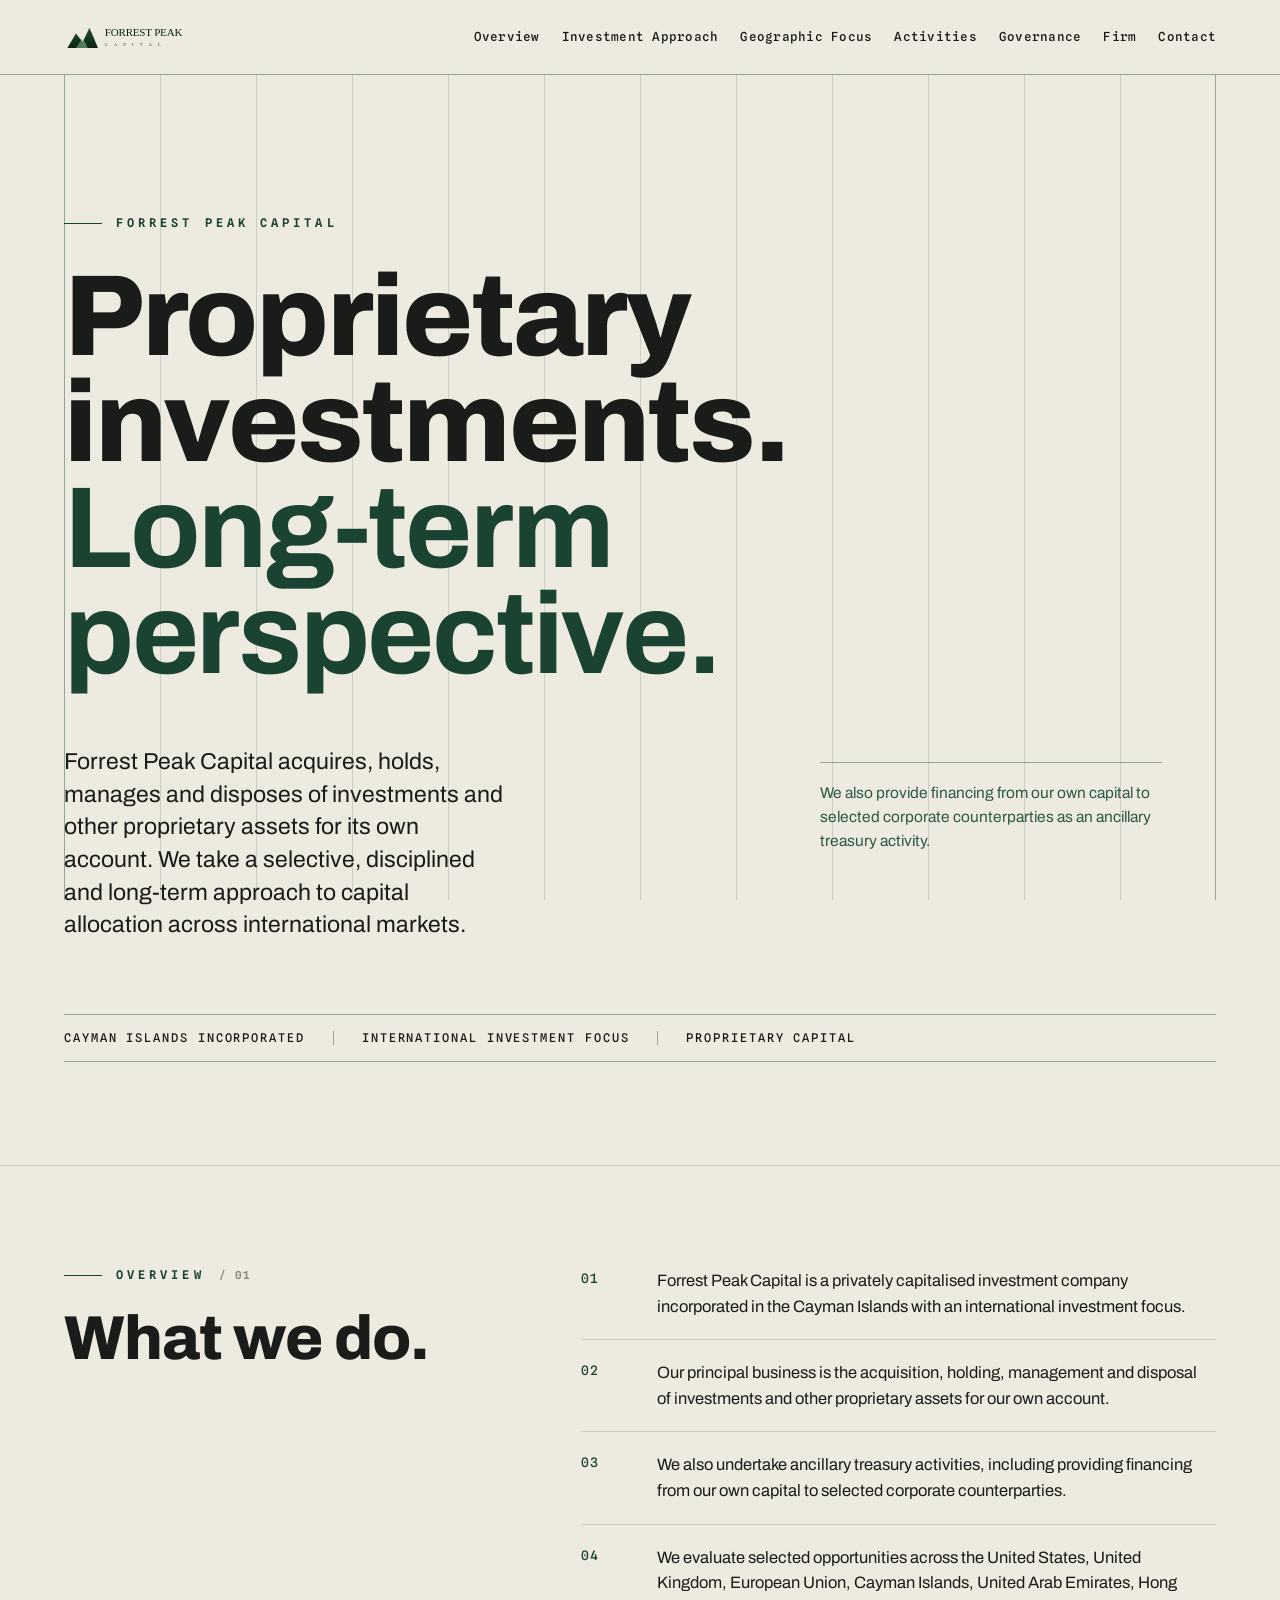
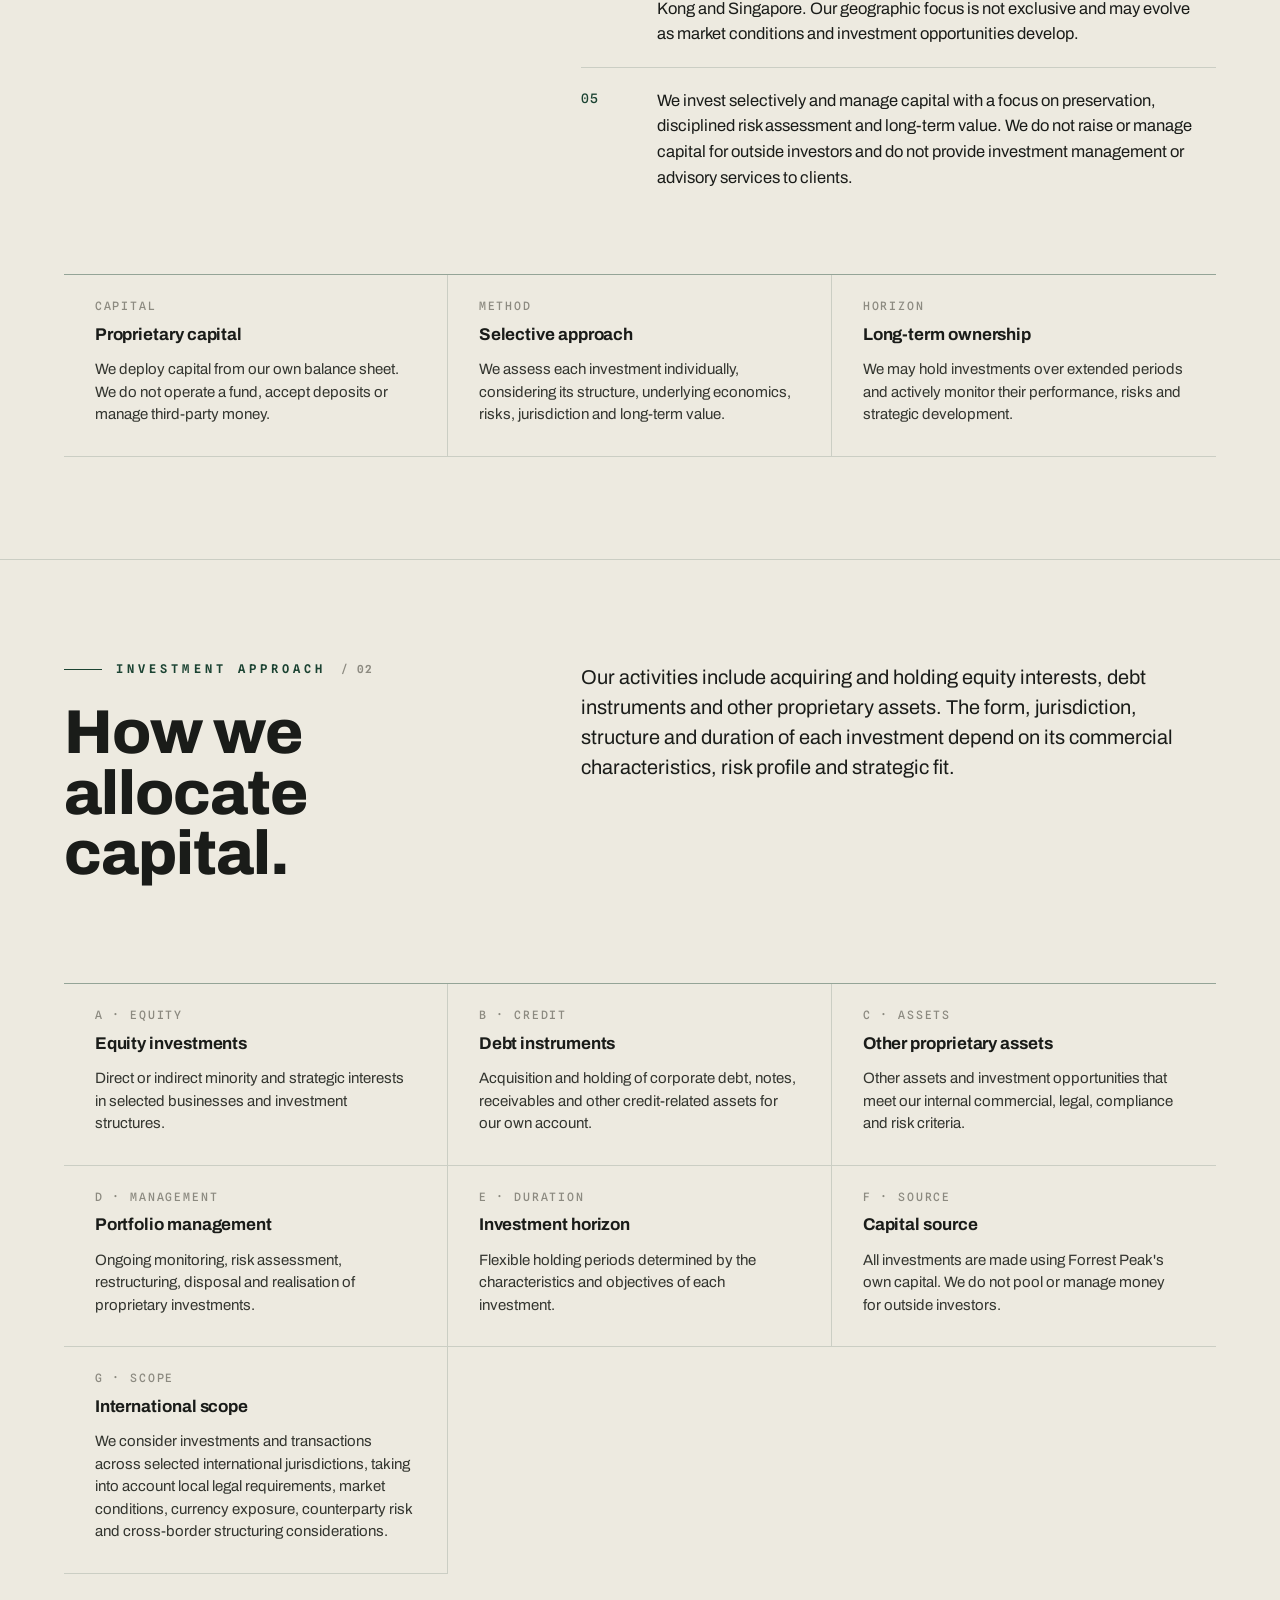
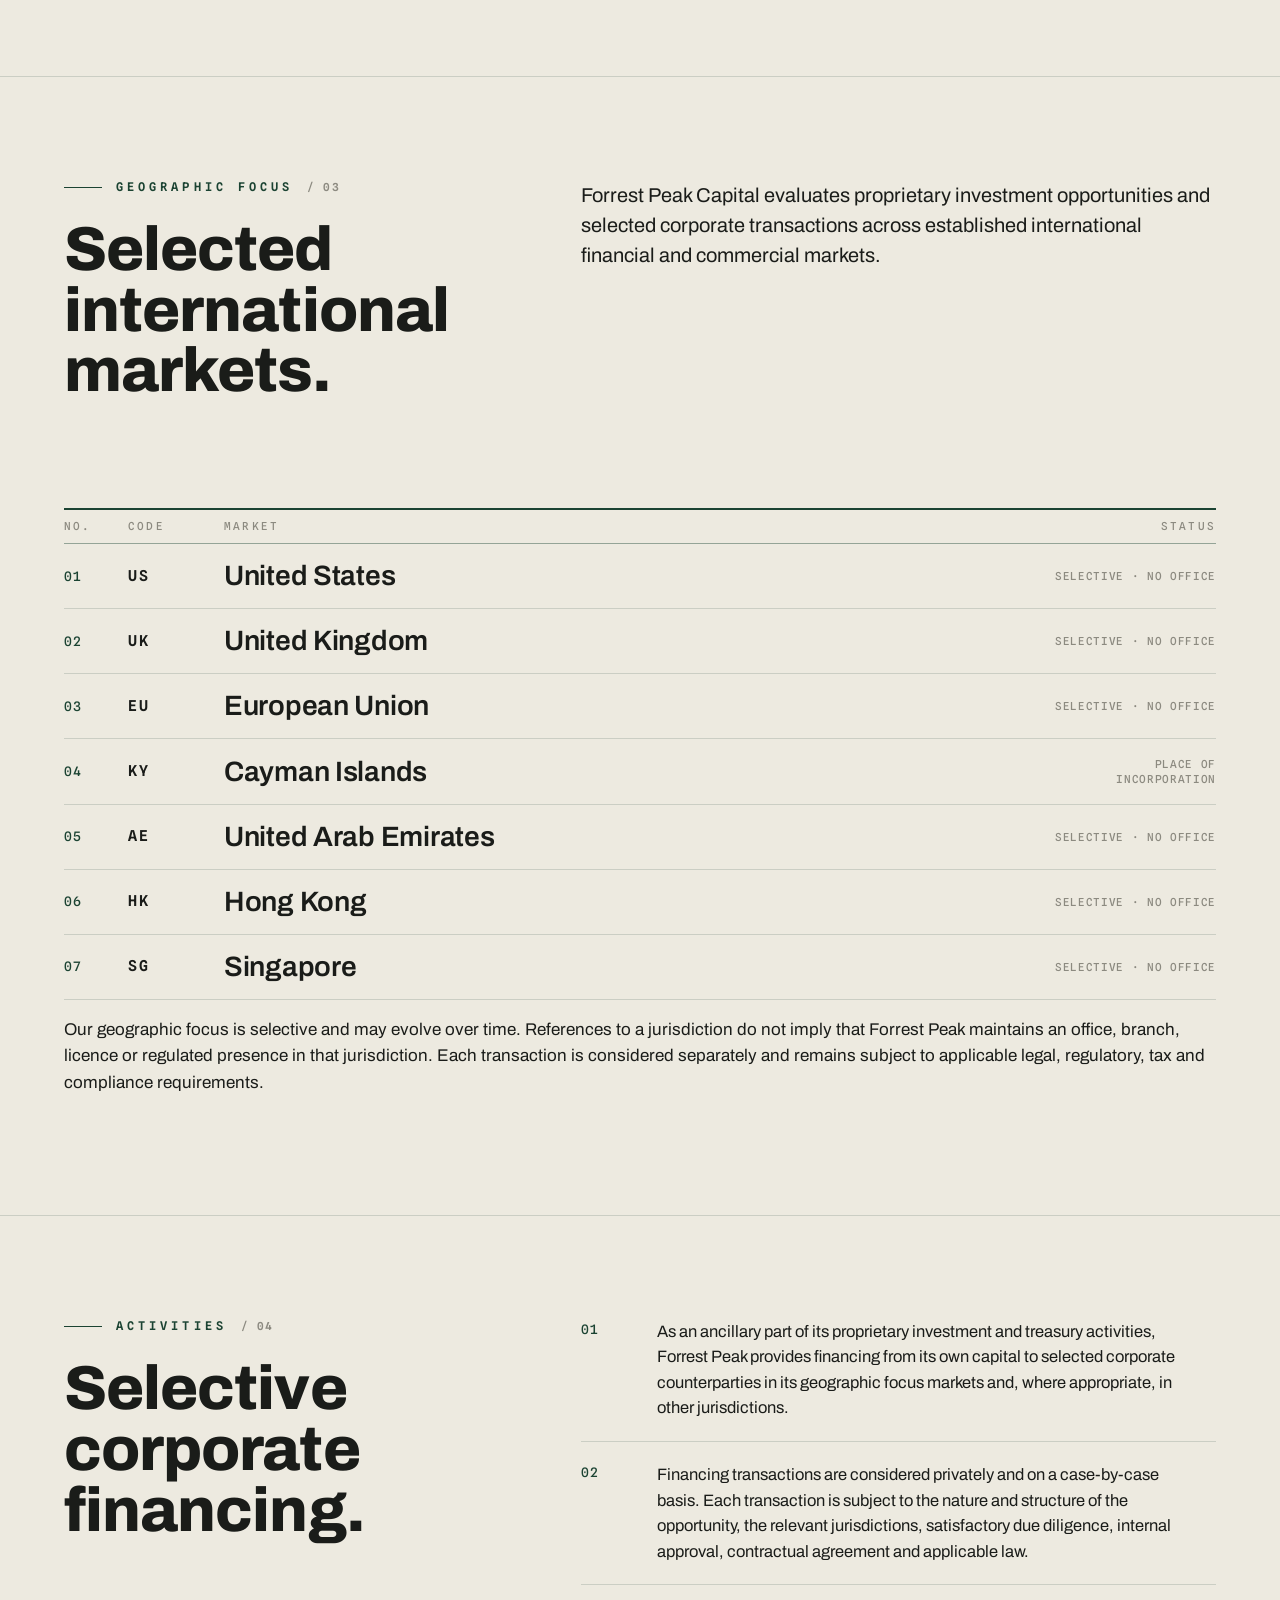
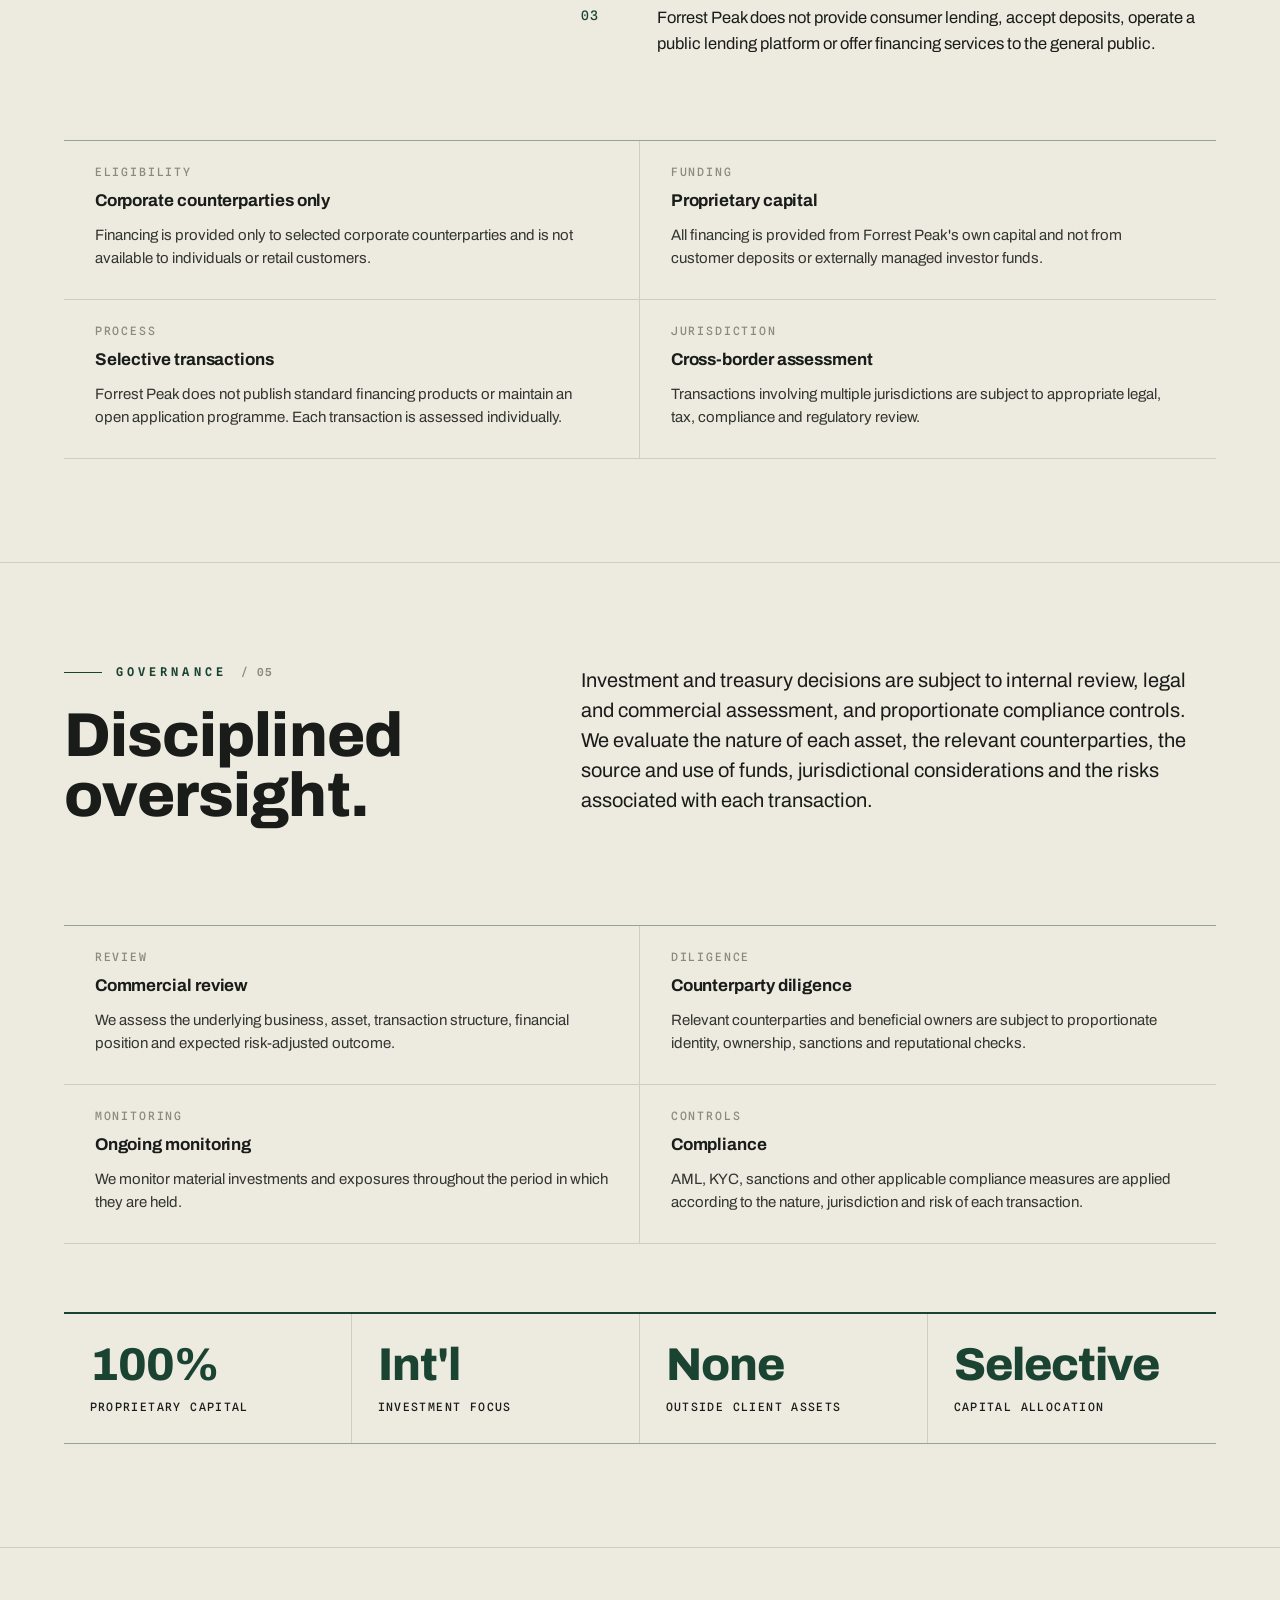
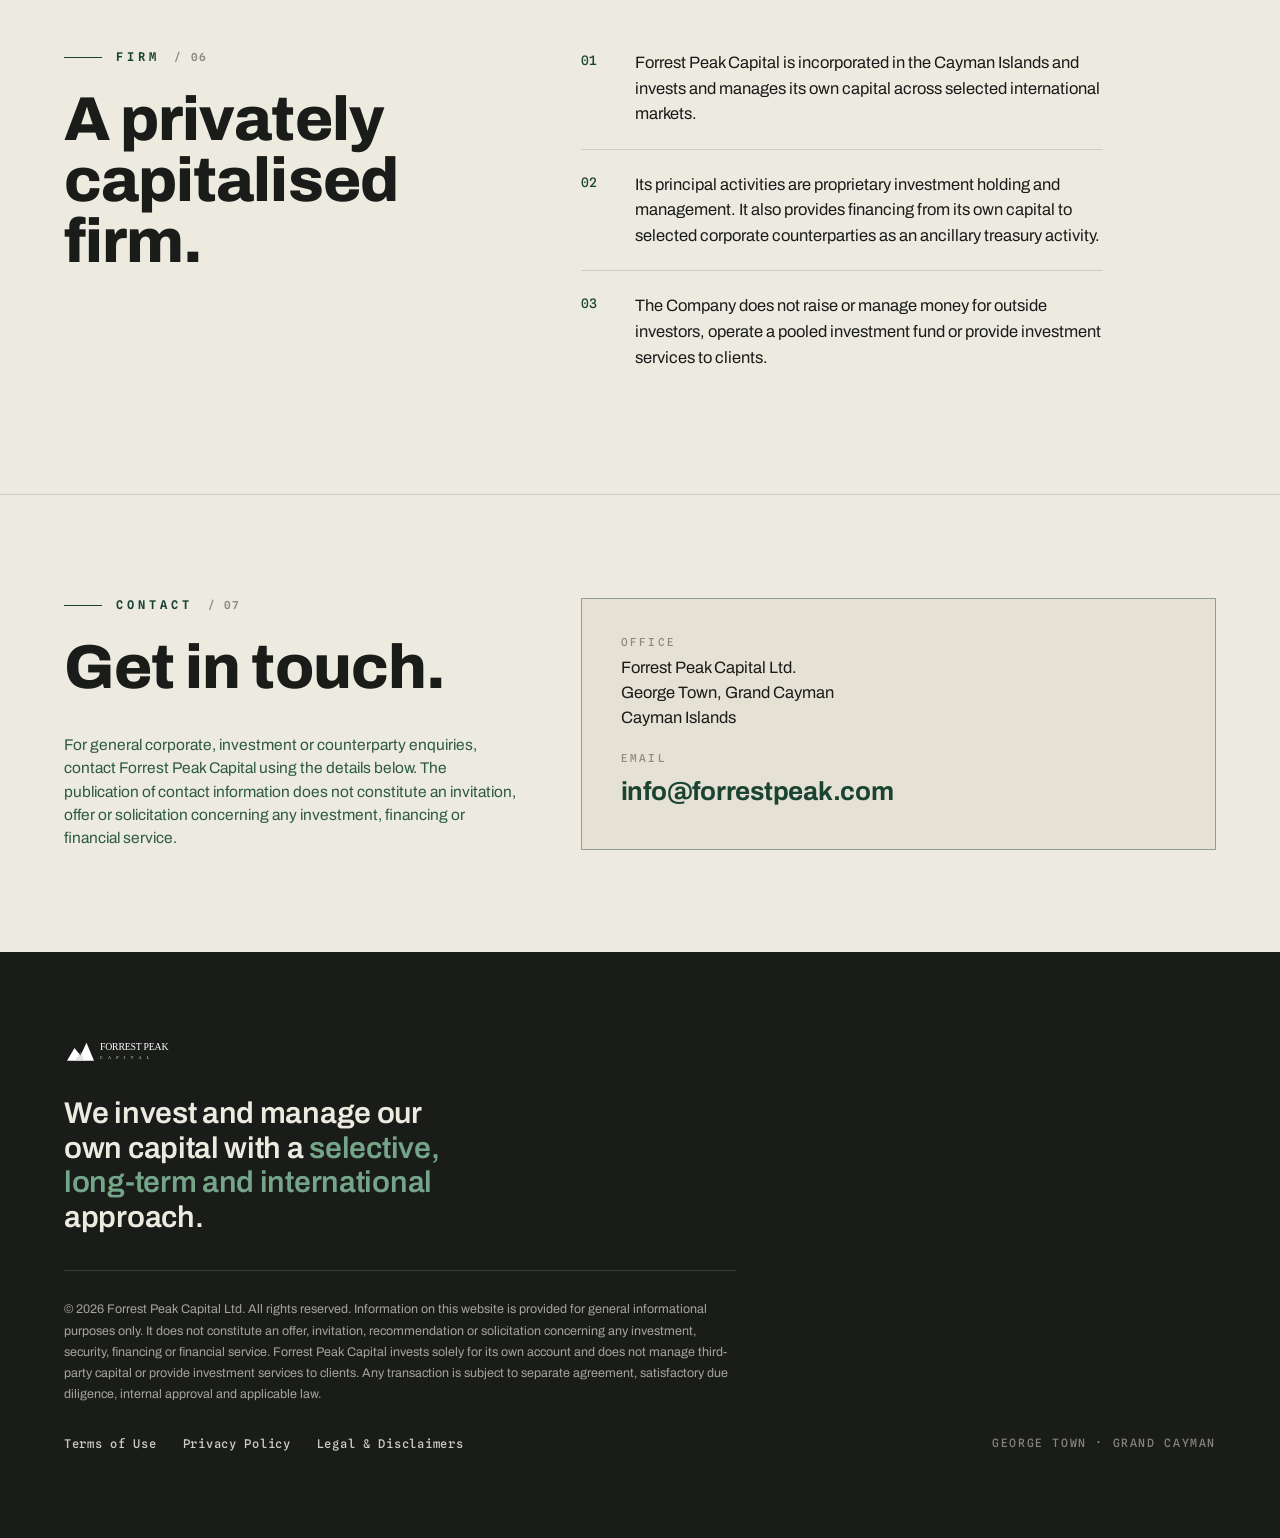
<file: 5/index.html>
<!doctype html>
<html lang="en">
<head>
<meta charset="utf-8">
<meta name="viewport" content="width=device-width, initial-scale=1">
<title>Forrest Peak Capital — Proprietary Investments and Strategic Capital</title>
<meta name="description" content="Forrest Peak Capital acquires, holds and manages investments and proprietary assets for its own account across selected international markets. It also provides selective corporate financing from its own capital.">
<meta property="og:title" content="Forrest Peak Capital">
<meta property="og:description" content="Forrest Peak Capital acquires, holds and manages investments and proprietary assets for its own account across selected international markets. It also provides selective corporate financing from its own capital.">
<meta property="og:type" content="website">
<meta property="og:url" content="https://forrestpeak.com/">
<link rel="icon" type="image/svg+xml" href="/logo.svg">
<link rel="preconnect" href="https://fonts.googleapis.com">
<link rel="preconnect" href="https://fonts.gstatic.com" crossorigin>
<link href="https://fonts.googleapis.com/css2?family=Archivo:wght@400;500;600&family=Archivo+Expanded:wght@600;700;800&family=Spline+Sans+Mono:wght@400;500;600&display=swap" rel="stylesheet">
<style>
  /* ============================================================
     FORREST PEAK CAPITAL — Swiss-Modernist Editorial
     Palette  : oat-paper #EDEAE0 / ink #1A1C19 / forest #1B4332
                sage #74A588 / ash #8C8A80
     Type     : Archivo Expanded (display) · Archivo (body)
                Spline Sans Mono (data/labels)
     Signature: a continuous full-page vertical column-rule grid
                that is never broken header->footer, plus a true
                ruled allocation ledger for the seven jurisdictions
     ============================================================ */

  :root{
    --paper:#EDEAE0;
    --paper-2:#E5E1D5;
    --ink:#1A1C19;
    --forest:#1B4332;
    --forest-soft:#2D5A43;
    --sage:#74A588;
    --ash:#8C8A80;
    --rule:rgba(27,67,50,.16);
    --rule-strong:rgba(27,67,50,.42);

    --col-max:1320px;
    --pad:clamp(20px,5vw,80px);
    --mono:"Spline Sans Mono",ui-monospace,SFMono-Regular,Menlo,monospace;
    --body:"Archivo","Helvetica Neue",Arial,sans-serif;
    --disp:"Archivo Expanded","Archivo","Helvetica Neue",Arial,sans-serif;
  }

  *{box-sizing:border-box}
  html{-webkit-text-size-adjust:100%}
  body{
    margin:0;
    background:var(--paper);
    color:var(--ink);
    font-family:var(--body);
    font-size:17px;
    line-height:1.55;
    -webkit-font-smoothing:antialiased;
    text-rendering:optimizeLegibility;
  }
  a{color:inherit}
  img{max-width:100%;display:block}

  /* ---- skip + focus floor ---- */
  .skip{
    position:absolute;left:-9999px;top:0;z-index:200;
    background:var(--forest);color:var(--paper);
    padding:12px 18px;font:600 13px/1 var(--mono);letter-spacing:.04em;
  }
  .skip:focus{left:12px;top:12px}
  a:focus-visible,button:focus-visible{
    outline:2px solid var(--forest);outline-offset:3px;
    border-radius:1px;
  }

  /* ============================================================
     SIGNATURE: the continuous grid.
     A fixed full-viewport-height layer of vertical hairlines that
     the entire document is visibly built upon, top to bottom.
     ============================================================ */
  .grid-rules{
    position:fixed;inset:0;z-index:0;pointer-events:none;
    max-width:var(--col-max);margin-inline:auto;
    padding-inline:var(--pad);
  }
  .grid-rules .cols{
    height:100%;display:grid;
    grid-template-columns:repeat(12,1fr);
  }
  .grid-rules .cols span{
    border-left:1px solid var(--rule);
  }
  .grid-rules .cols span:first-child{border-color:var(--rule-strong)}
  .grid-rules .cols span:last-child{border-right:1px solid var(--rule-strong);border-left-color:var(--rule)}
  @media(max-width:880px){
    /* fewer visible lines on mobile, but the grid stays present */
    .grid-rules .cols{grid-template-columns:repeat(4,1fr)}
  }

  /* ---- shell ---- */
  .shell{position:relative;z-index:1;max-width:var(--col-max);margin-inline:auto;padding-inline:var(--pad)}

  /* ---- header ---- */
  header.site{
    position:relative;z-index:3;
    border-bottom:1px solid var(--rule-strong);
    background:var(--paper);
  }
  .site-inner{
    display:flex;align-items:center;justify-content:space-between;
    gap:24px;padding-block:20px;
  }
  .brand{display:inline-flex;align-items:center;text-decoration:none}
  .brand img{height:34px;width:auto}
  nav.primary{display:flex;flex-wrap:wrap;gap:2px 22px}
  nav.primary a{
    font:500 12.5px/1 var(--mono);
    letter-spacing:.02em;text-decoration:none;color:var(--ink);
    padding:6px 0;position:relative;
  }
  nav.primary a::after{
    content:"";position:absolute;left:0;right:100%;bottom:2px;height:1.5px;
    background:var(--forest);transition:right .28s ease;
  }
  nav.primary a:hover::after,nav.primary a:focus-visible::after{right:0}
  @media(max-width:880px){
    .site-inner{flex-direction:column;align-items:flex-start;gap:14px}
    nav.primary{gap:2px 16px}
    nav.primary a{font-size:11.5px}
  }

  /* ---- universal section frame ---- */
  section{position:relative;z-index:1;padding-block:clamp(56px,8vw,120px);border-bottom:1px solid var(--rule)}
  .eyebrow{
    font:600 12px/1.2 var(--mono);letter-spacing:.34em;text-transform:uppercase;
    color:var(--forest);margin:0 0 26px;
    display:flex;align-items:baseline;gap:14px;
  }
  .eyebrow .idx{font-size:11px;color:var(--ash);letter-spacing:.1em}
  .eyebrow::before{
    content:"";flex:0 0 38px;height:1px;background:var(--forest);
    transform:translateY(-3px);
  }
  h2.head{
    font-family:var(--disp);font-weight:800;
    font-size:clamp(30px,5.4vw,62px);
    line-height:.98;letter-spacing:-.015em;
    margin:0 0 .55em;max-width:16ch;
  }

  /* ---- HERO ---- */
  .hero{padding-block:clamp(64px,11vw,150px) clamp(56px,8vw,120px)}
  .hero .eyebrow{margin-bottom:34px}
  .hero h1{
    font-family:var(--disp);font-weight:800;
    font-size:clamp(40px,9vw,118px);
    line-height:.92;letter-spacing:-.02em;
    margin:0;max-width:14ch;
  }
  .hero h1 .ln2{display:block;color:var(--forest);font-weight:700}
  .hero-body{
    margin-top:clamp(34px,5vw,58px);
    display:grid;grid-template-columns:minmax(0,7fr) minmax(0,4fr);
    gap:clamp(28px,5vw,72px);align-items:start;
  }
  .hero-lede{font-size:clamp(18px,2.1vw,23px);line-height:1.42;max-width:34ch;margin:0}
  .hero-aside{
    border-top:1px solid var(--rule-strong);padding-top:18px;
    font-size:15.5px;line-height:1.55;color:var(--forest-soft);max-width:38ch;
  }
  .meta-line{
    margin-top:clamp(38px,6vw,72px);
    border-top:1px solid var(--rule-strong);
    border-bottom:1px solid var(--rule-strong);
    padding-block:16px;
    display:flex;flex-wrap:wrap;gap:10px 0;
  }
  .meta-line span{
    font:500 12px/1.2 var(--mono);letter-spacing:.16em;text-transform:uppercase;
    color:var(--ink);padding-right:28px;margin-right:28px;
    border-right:1px solid var(--rule-strong);
  }
  .meta-line span:last-child{border-right:0;margin-right:0;padding-right:0}
  @media(max-width:760px){
    .hero-body{grid-template-columns:1fr}
    .meta-line span{border-right:0;padding-right:0;margin-right:0;flex:0 0 100%}
  }

  /* ---- generic two-column section header layout ---- */
  .sec-grid{display:grid;grid-template-columns:minmax(0,5fr) minmax(0,7fr);gap:clamp(28px,5vw,72px);align-items:start}
  @media(max-width:880px){.sec-grid{grid-template-columns:1fr;gap:28px}}

  /* numbered prose statements (real sequence => numbered) */
  ol.statements{list-style:none;margin:0;padding:0;counter-reset:st}
  ol.statements li{
    counter-increment:st;
    display:grid;grid-template-columns:54px 1fr;gap:0 22px;
    padding-block:20px;border-top:1px solid var(--rule);
    align-items:start;
  }
  ol.statements li:first-child{border-top:0;padding-top:0}
  ol.statements li::before{
    content:counter(st,decimal-leading-zero);
    font:500 13px/1.6 var(--mono);color:var(--forest);letter-spacing:.04em;
  }
  ol.statements li p{margin:0;max-width:60ch;font-size:16.5px}

  /* card register (modular cells on the grid) */
  .cards{display:grid;gap:0;margin-top:clamp(36px,5vw,64px);border-top:1px solid var(--rule-strong)}
  .cards.c3{grid-template-columns:repeat(3,1fr)}
  .cards.c2{grid-template-columns:repeat(2,1fr)}
  .cards .cell{
    border-bottom:1px solid var(--rule);border-right:1px solid var(--rule);
    padding:26px clamp(20px,2.4vw,34px) 30px;
    display:flex;flex-direction:column;gap:10px;
    background:transparent;transition:background .2s ease;
  }
  .cards .cell:hover{background:rgba(116,165,136,.07)}
  .cards.c3 .cell:nth-child(3n){border-right:0}
  .cards.c2 .cell:nth-child(2n){border-right:0}
  .cell .tag{font:500 11.5px/1 var(--mono);letter-spacing:.16em;text-transform:uppercase;color:var(--ash)}
  .cell h3{font-family:var(--disp);font-weight:700;font-size:17px;letter-spacing:-.005em;margin:2px 0 4px;line-height:1.15}
  .cell p{margin:0;font-size:15px;line-height:1.5;color:#33352F}
  @media(max-width:880px){
    .cards.c3{grid-template-columns:repeat(2,1fr)}
    .cards.c3 .cell:nth-child(3n){border-right:1px solid var(--rule)}
    .cards.c3 .cell:nth-child(2n){border-right:0}
  }
  @media(max-width:560px){
    .cards.c3,.cards.c2{grid-template-columns:1fr}
    .cards .cell{border-right:0 !important}
  }

  /* intro paragraph used in several sections */
  .intro{font-size:clamp(17px,1.9vw,20px);line-height:1.5;max-width:62ch;margin:0}

  /* ============================================================
     SIGNATURE 2 — the Allocation Ledger (Geographic Focus)
     A genuine ruled register: index · code · jurisdiction · status.
     The modular grid IS the content.
     ============================================================ */
  .ledger{margin-top:clamp(40px,6vw,72px);border-top:2px solid var(--forest)}
  .ledger .row{
    display:grid;grid-template-columns:64px 96px 1fr 168px;
    align-items:center;
    border-bottom:1px solid var(--rule);
    padding-block:18px;
    transition:background .2s ease,padding-left .2s ease;
  }
  .ledger .row.hd{padding-block:11px;border-bottom:1px solid var(--rule-strong)}
  .ledger .row.hd span{font:500 11px/1 var(--mono);letter-spacing:.2em;text-transform:uppercase;color:var(--ash)}
  .ledger .row .ix{font:500 13px/1 var(--mono);color:var(--forest);letter-spacing:.06em}
  .ledger .row .code{font:600 15px/1 var(--mono);letter-spacing:.12em;color:var(--ink)}
  .ledger .row .name{font-family:var(--disp);font-weight:600;font-size:clamp(18px,2.6vw,28px);letter-spacing:-.01em;line-height:1}
  .ledger .row .reg{font:500 11px/1.3 var(--mono);letter-spacing:.06em;text-transform:uppercase;color:var(--ash);text-align:right}
  .ledger .row:not(.hd):hover{background:rgba(116,165,136,.1);padding-left:10px}
  .ledger .qualifier{
    margin-top:26px;font:400 13px/1.65 var(--mono);
    color:var(--forest-soft);max-width:82ch;letter-spacing:.005em;
  }
  @media(max-width:680px){
    .ledger .row{grid-template-columns:40px 64px 1fr}
    .ledger .row .reg,.ledger .row.hd span.reg-h{display:none}
    .ledger .row .name{font-size:20px}
  }

  /* ---- stats strip ---- */
  .stats{
    margin-top:clamp(40px,6vw,68px);
    display:grid;grid-template-columns:repeat(4,1fr);
    border-top:2px solid var(--forest);border-bottom:1px solid var(--rule-strong);
  }
  .stats .s{
    padding:28px clamp(16px,2vw,30px);
    border-right:1px solid var(--rule);
  }
  .stats .s:last-child{border-right:0}
  .stats .s .v{font-family:var(--disp);font-weight:800;font-size:clamp(28px,4vw,46px);line-height:1;letter-spacing:-.02em;color:var(--forest)}
  .stats .s .l{margin-top:12px;font:500 11.5px/1.3 var(--mono);letter-spacing:.12em;text-transform:uppercase;color:var(--ink)}
  @media(max-width:680px){
    .stats{grid-template-columns:repeat(2,1fr)}
    .stats .s:nth-child(2){border-right:0}
    .stats .s:nth-child(1),.stats .s:nth-child(2){border-bottom:1px solid var(--rule)}
  }

  /* ---- firm + contact ---- */
  .firm-grid{display:grid;grid-template-columns:minmax(0,5fr) minmax(0,7fr);gap:clamp(28px,5vw,72px);align-items:start}
  @media(max-width:880px){.firm-grid{grid-template-columns:1fr}}
  ol.firm{list-style:none;margin:0;padding:0;counter-reset:fm}
  ol.firm li{counter-increment:fm;padding-block:22px;border-top:1px solid var(--rule);font-size:16.5px;max-width:58ch;position:relative;padding-left:54px}
  ol.firm li:first-child{border-top:0;padding-top:0}
  ol.firm li::before{content:counter(fm,decimal-leading-zero);position:absolute;left:0;top:22px;font:500 13px/1.6 var(--mono);color:var(--forest)}
  ol.firm li:first-child::before{top:0}

  .contact-card{
    border:1px solid var(--rule-strong);background:var(--paper-2);
    padding:clamp(26px,3vw,40px);
  }
  .contact-card dl{margin:0;display:grid;gap:22px}
  .contact-card .pair dt{font:500 11px/1 var(--mono);letter-spacing:.2em;text-transform:uppercase;color:var(--ash);margin-bottom:8px}
  .contact-card .pair dd{margin:0;font-size:16.5px;line-height:1.5}
  .contact-card address{font-style:normal;white-space:pre-line}
  .contact-card a.mail{
    font-family:var(--disp);font-weight:700;font-size:clamp(18px,2.4vw,26px);
    letter-spacing:-.01em;text-decoration:none;color:var(--forest);
    border-bottom:2px solid transparent;transition:border-color .2s ease;
  }
  .contact-card a.mail:hover{border-bottom-color:var(--forest)}

  /* ---- footer ---- */
  footer.site{position:relative;z-index:1;background:var(--ink);color:var(--paper);padding-block:clamp(48px,7vw,84px)}
  .foot-mark{display:flex;align-items:center;gap:18px;flex-wrap:wrap;margin-bottom:30px}
  .foot-mark img{height:30px;width:auto;filter:invert(1) brightness(1.6) saturate(0)}
  .foot-tag{font-family:var(--disp);font-weight:600;font-size:clamp(18px,2.6vw,30px);line-height:1.15;letter-spacing:-.01em;max-width:24ch;margin:0 0 36px}
  .foot-tag .mark2{color:var(--sage)}
  .legal{font-size:12.5px;line-height:1.7;color:rgba(237,234,224,.66);max-width:96ch;margin:0 0 28px;border-top:1px solid rgba(237,234,224,.16);padding-top:28px}
  .foot-bottom{display:flex;flex-wrap:wrap;justify-content:space-between;gap:14px 32px;align-items:center}
  .legal-links{display:flex;flex-wrap:wrap;gap:8px 26px}
  .legal-links a{font:500 12px/1 var(--mono);letter-spacing:.06em;text-decoration:none;color:var(--paper);opacity:.85;padding:4px 0}
  .legal-links a:hover{opacity:1;text-decoration:underline;text-underline-offset:4px}
  .foot-loc{font:500 11.5px/1 var(--mono);letter-spacing:.14em;text-transform:uppercase;color:rgba(237,234,224,.5)}

  /* ---- entrance motion (reduce respected) ---- */
  .reveal{opacity:0;transform:translateY(14px);transition:opacity .7s cubic-bezier(.2,.7,.2,1),transform .7s cubic-bezier(.2,.7,.2,1)}
  .reveal.in{opacity:1;transform:none}
  html{scroll-behavior:smooth}
  @media(prefers-reduced-motion:reduce){
    *{animation:none !important;transition:none !important}
    html{scroll-behavior:auto}
    .reveal{opacity:1 !important;transform:none !important}
  }
</style>
</head>
<body>
<a class="skip" href="#main">Skip to content</a>

<!-- SIGNATURE: continuous full-page column rules -->
<div class="grid-rules" aria-hidden="true">
  <div class="cols">
    <span></span><span></span><span></span><span></span><span></span><span></span>
    <span></span><span></span><span></span><span></span><span></span><span></span>
  </div>
</div>

<header class="site">
  <div class="shell">
    <div class="site-inner">
      <a class="brand" href="/" aria-label="Forrest Peak Capital — home">
        <img src="/logo.svg" alt="Forrest Peak Capital">
      </a>
      <nav class="primary" aria-label="Primary">
        <a href="#overview">Overview</a>
        <a href="#approach">Investment Approach</a>
        <a href="#geographic">Geographic Focus</a>
        <a href="#activities">Activities</a>
        <a href="#governance">Governance</a>
        <a href="#firm">Firm</a>
        <a href="#contact">Contact</a>
      </nav>
    </div>
  </div>
</header>

<main id="main">

  <!-- HERO -->
  <section class="hero" aria-labelledby="hero-h">
    <div class="shell">
      <p class="eyebrow reveal">Forrest Peak Capital</p>
      <h1 id="hero-h" class="reveal">Proprietary investments.<span class="ln2">Long-term perspective.</span></h1>
      <div class="hero-body">
        <p class="hero-lede reveal">Forrest Peak Capital acquires, holds, manages and disposes of investments and other proprietary assets for its own account. We take a selective, disciplined and long-term approach to capital allocation across international markets.</p>
        <p class="hero-aside reveal">We also provide financing from our own capital to selected corporate counterparties as an ancillary treasury activity.</p>
      </div>
      <div class="meta-line reveal" role="list" aria-label="Firm summary">
        <span role="listitem">Cayman Islands Incorporated</span>
        <span role="listitem">International Investment Focus</span>
        <span role="listitem">Proprietary Capital</span>
      </div>
    </div>
  </section>

  <!-- OVERVIEW -->
  <section id="overview" aria-labelledby="ov-h">
    <div class="shell">
      <div class="sec-grid">
        <div>
          <p class="eyebrow reveal">Overview <span class="idx">/ 01</span></p>
          <h2 id="ov-h" class="head reveal">What we do.</h2>
        </div>
        <div>
          <ol class="statements reveal">
            <li><p>Forrest Peak Capital is a privately capitalised investment company incorporated in the Cayman Islands with an international investment focus.</p></li>
            <li><p>Our principal business is the acquisition, holding, management and disposal of investments and other proprietary assets for our own account.</p></li>
            <li><p>We also undertake ancillary treasury activities, including providing financing from our own capital to selected corporate counterparties.</p></li>
            <li><p>We evaluate selected opportunities across the United States, United Kingdom, European Union, Cayman Islands, United Arab Emirates, Hong Kong and Singapore. Our geographic focus is not exclusive and may evolve as market conditions and investment opportunities develop.</p></li>
            <li><p>We invest selectively and manage capital with a focus on preservation, disciplined risk assessment and long-term value. We do not raise or manage capital for outside investors and do not provide investment management or advisory services to clients.</p></li>
          </ol>
        </div>
      </div>
      <div class="cards c3 reveal">
        <div class="cell">
          <span class="tag">Capital</span>
          <h3>Proprietary capital</h3>
          <p>We deploy capital from our own balance sheet. We do not operate a fund, accept deposits or manage third-party money.</p>
        </div>
        <div class="cell">
          <span class="tag">Method</span>
          <h3>Selective approach</h3>
          <p>We assess each investment individually, considering its structure, underlying economics, risks, jurisdiction and long-term value.</p>
        </div>
        <div class="cell">
          <span class="tag">Horizon</span>
          <h3>Long-term ownership</h3>
          <p>We may hold investments over extended periods and actively monitor their performance, risks and strategic development.</p>
        </div>
      </div>
    </div>
  </section>

  <!-- INVESTMENT APPROACH -->
  <section id="approach" aria-labelledby="ap-h">
    <div class="shell">
      <div class="sec-grid">
        <div>
          <p class="eyebrow reveal">Investment Approach <span class="idx">/ 02</span></p>
          <h2 id="ap-h" class="head reveal">How we allocate capital.</h2>
        </div>
        <div>
          <p class="intro reveal">Our activities include acquiring and holding equity interests, debt instruments and other proprietary assets. The form, jurisdiction, structure and duration of each investment depend on its commercial characteristics, risk profile and strategic fit.</p>
        </div>
      </div>
      <div class="cards c3 reveal">
        <div class="cell">
          <span class="tag">A · Equity</span>
          <h3>Equity investments</h3>
          <p>Direct or indirect minority and strategic interests in selected businesses and investment structures.</p>
        </div>
        <div class="cell">
          <span class="tag">B · Credit</span>
          <h3>Debt instruments</h3>
          <p>Acquisition and holding of corporate debt, notes, receivables and other credit-related assets for our own account.</p>
        </div>
        <div class="cell">
          <span class="tag">C · Assets</span>
          <h3>Other proprietary assets</h3>
          <p>Other assets and investment opportunities that meet our internal commercial, legal, compliance and risk criteria.</p>
        </div>
        <div class="cell">
          <span class="tag">D · Management</span>
          <h3>Portfolio management</h3>
          <p>Ongoing monitoring, risk assessment, restructuring, disposal and realisation of proprietary investments.</p>
        </div>
        <div class="cell">
          <span class="tag">E · Duration</span>
          <h3>Investment horizon</h3>
          <p>Flexible holding periods determined by the characteristics and objectives of each investment.</p>
        </div>
        <div class="cell">
          <span class="tag">F · Source</span>
          <h3>Capital source</h3>
          <p>All investments are made using Forrest Peak's own capital. We do not pool or manage money for outside investors.</p>
        </div>
        <div class="cell">
          <span class="tag">G · Scope</span>
          <h3>International scope</h3>
          <p>We consider investments and transactions across selected international jurisdictions, taking into account local legal requirements, market conditions, currency exposure, counterparty risk and cross-border structuring considerations.</p>
        </div>
      </div>
    </div>
  </section>

  <!-- GEOGRAPHIC FOCUS — the Allocation Ledger -->
  <section id="geographic" aria-labelledby="geo-h">
    <div class="shell">
      <div class="sec-grid">
        <div>
          <p class="eyebrow reveal">Geographic Focus <span class="idx">/ 03</span></p>
          <h2 id="geo-h" class="head reveal">Selected international markets.</h2>
        </div>
        <div>
          <p class="intro reveal">Forrest Peak Capital evaluates proprietary investment opportunities and selected corporate transactions across established international financial and commercial markets.</p>
        </div>
      </div>

      <div class="ledger reveal" role="table" aria-label="Selected international markets">
        <div class="row hd" role="row">
          <span role="columnheader">No.</span>
          <span role="columnheader">Code</span>
          <span role="columnheader">Market</span>
          <span class="reg-h" role="columnheader" style="text-align:right">Status</span>
        </div>
        <div class="row" role="row"><span class="ix" role="cell">01</span><span class="code" role="cell">US</span><span class="name" role="cell">United States</span><span class="reg" role="cell">Selective · No office</span></div>
        <div class="row" role="row"><span class="ix" role="cell">02</span><span class="code" role="cell">UK</span><span class="name" role="cell">United Kingdom</span><span class="reg" role="cell">Selective · No office</span></div>
        <div class="row" role="row"><span class="ix" role="cell">03</span><span class="code" role="cell">EU</span><span class="name" role="cell">European Union</span><span class="reg" role="cell">Selective · No office</span></div>
        <div class="row" role="row"><span class="ix" role="cell">04</span><span class="code" role="cell">KY</span><span class="name" role="cell">Cayman Islands</span><span class="reg" role="cell">Place of incorporation</span></div>
        <div class="row" role="row"><span class="ix" role="cell">05</span><span class="code" role="cell">AE</span><span class="name" role="cell">United Arab Emirates</span><span class="reg" role="cell">Selective · No office</span></div>
        <div class="row" role="row"><span class="ix" role="cell">06</span><span class="code" role="cell">HK</span><span class="name" role="cell">Hong Kong</span><span class="reg" role="cell">Selective · No office</span></div>
        <div class="row" role="row"><span class="ix" role="cell">07</span><span class="code" role="cell">SG</span><span class="name" role="cell">Singapore</span><span class="reg" role="cell">Selective · No office</span></div>
      </div>
      <p class="qualifier reveal">Our geographic focus is selective and may evolve over time. References to a jurisdiction do not imply that Forrest Peak maintains an office, branch, licence or regulated presence in that jurisdiction. Each transaction is considered separately and remains subject to applicable legal, regulatory, tax and compliance requirements.</p>
    </div>
  </section>

  <!-- ACTIVITIES -->
  <section id="activities" aria-labelledby="act-h">
    <div class="shell">
      <div class="sec-grid">
        <div>
          <p class="eyebrow reveal">Activities <span class="idx">/ 04</span></p>
          <h2 id="act-h" class="head reveal">Selective corporate financing.</h2>
        </div>
        <div>
          <ol class="statements reveal">
            <li><p>As an ancillary part of its proprietary investment and treasury activities, Forrest Peak provides financing from its own capital to selected corporate counterparties in its geographic focus markets and, where appropriate, in other jurisdictions.</p></li>
            <li><p>Financing transactions are considered privately and on a case-by-case basis. Each transaction is subject to the nature and structure of the opportunity, the relevant jurisdictions, satisfactory due diligence, internal approval, contractual agreement and applicable law.</p></li>
            <li><p>Forrest Peak does not provide consumer lending, accept deposits, operate a public lending platform or offer financing services to the general public.</p></li>
          </ol>
        </div>
      </div>
      <div class="cards c2 reveal">
        <div class="cell">
          <span class="tag">Eligibility</span>
          <h3>Corporate counterparties only</h3>
          <p>Financing is provided only to selected corporate counterparties and is not available to individuals or retail customers.</p>
        </div>
        <div class="cell">
          <span class="tag">Funding</span>
          <h3>Proprietary capital</h3>
          <p>All financing is provided from Forrest Peak's own capital and not from customer deposits or externally managed investor funds.</p>
        </div>
        <div class="cell">
          <span class="tag">Process</span>
          <h3>Selective transactions</h3>
          <p>Forrest Peak does not publish standard financing products or maintain an open application programme. Each transaction is assessed individually.</p>
        </div>
        <div class="cell">
          <span class="tag">Jurisdiction</span>
          <h3>Cross-border assessment</h3>
          <p>Transactions involving multiple jurisdictions are subject to appropriate legal, tax, compliance and regulatory review.</p>
        </div>
      </div>
    </div>
  </section>

  <!-- GOVERNANCE -->
  <section id="governance" aria-labelledby="gov-h">
    <div class="shell">
      <div class="sec-grid">
        <div>
          <p class="eyebrow reveal">Governance <span class="idx">/ 05</span></p>
          <h2 id="gov-h" class="head reveal">Disciplined oversight.</h2>
        </div>
        <div>
          <p class="intro reveal">Investment and treasury decisions are subject to internal review, legal and commercial assessment, and proportionate compliance controls. We evaluate the nature of each asset, the relevant counterparties, the source and use of funds, jurisdictional considerations and the risks associated with each transaction.</p>
        </div>
      </div>
      <div class="cards c2 reveal">
        <div class="cell">
          <span class="tag">Review</span>
          <h3>Commercial review</h3>
          <p>We assess the underlying business, asset, transaction structure, financial position and expected risk-adjusted outcome.</p>
        </div>
        <div class="cell">
          <span class="tag">Diligence</span>
          <h3>Counterparty diligence</h3>
          <p>Relevant counterparties and beneficial owners are subject to proportionate identity, ownership, sanctions and reputational checks.</p>
        </div>
        <div class="cell">
          <span class="tag">Monitoring</span>
          <h3>Ongoing monitoring</h3>
          <p>We monitor material investments and exposures throughout the period in which they are held.</p>
        </div>
        <div class="cell">
          <span class="tag">Controls</span>
          <h3>Compliance</h3>
          <p>AML, KYC, sanctions and other applicable compliance measures are applied according to the nature, jurisdiction and risk of each transaction.</p>
        </div>
      </div>

      <div class="stats reveal" role="list" aria-label="Firm at a glance">
        <div class="s" role="listitem"><div class="v">100%</div><div class="l">Proprietary Capital</div></div>
        <div class="s" role="listitem"><div class="v">Int'l</div><div class="l">Investment Focus</div></div>
        <div class="s" role="listitem"><div class="v">None</div><div class="l">Outside Client Assets</div></div>
        <div class="s" role="listitem"><div class="v">Selective</div><div class="l">Capital Allocation</div></div>
      </div>
    </div>
  </section>

  <!-- FIRM -->
  <section id="firm" aria-labelledby="firm-h">
    <div class="shell">
      <div class="firm-grid">
        <div>
          <p class="eyebrow reveal">Firm <span class="idx">/ 06</span></p>
          <h2 id="firm-h" class="head reveal">A privately capitalised firm.</h2>
        </div>
        <div>
          <ol class="firm reveal">
            <li>Forrest Peak Capital is incorporated in the Cayman Islands and invests and manages its own capital across selected international markets.</li>
            <li>Its principal activities are proprietary investment holding and management. It also provides financing from its own capital to selected corporate counterparties as an ancillary treasury activity.</li>
            <li>The Company does not raise or manage money for outside investors, operate a pooled investment fund or provide investment services to clients.</li>
          </ol>
        </div>
      </div>
    </div>
  </section>

  <!-- CONTACT -->
  <section id="contact" aria-labelledby="ct-h" style="border-bottom:0">
    <div class="shell">
      <div class="firm-grid">
        <div>
          <p class="eyebrow reveal">Contact <span class="idx">/ 07</span></p>
          <h2 id="ct-h" class="head reveal">Get in touch.</h2>
          <p class="intro reveal" style="margin-top:18px;color:var(--forest-soft);font-size:15.5px">For general corporate, investment or counterparty enquiries, contact Forrest Peak Capital using the details below. The publication of contact information does not constitute an invitation, offer or solicitation concerning any investment, financing or financial service.</p>
        </div>
        <div>
          <div class="contact-card reveal">
            <dl>
              <div class="pair">
                <dt>Office</dt>
                <dd><address>Forrest Peak Capital Ltd.
George Town, Grand Cayman
Cayman Islands</address></dd>
              </div>
              <div class="pair">
                <dt>Email</dt>
                <dd><a class="mail" href="mailto:info@forrestpeak.com">info@forrestpeak.com</a></dd>
              </div>
            </dl>
          </div>
        </div>
      </div>
    </div>
  </section>

</main>

<footer class="site">
  <div class="shell">
    <div class="foot-mark">
      <img src="/logo.svg" alt="Forrest Peak Capital">
    </div>
    <p class="foot-tag">We invest and manage our own capital with a <span class="mark2">selective, long-term and international</span> approach.</p>
    <p class="legal">© 2026 Forrest Peak Capital Ltd. All rights reserved. Information on this website is provided for general informational purposes only. It does not constitute an offer, invitation, recommendation or solicitation concerning any investment, security, financing or financial service. Forrest Peak Capital invests solely for its own account and does not manage third-party capital or provide investment services to clients. Any transaction is subject to separate agreement, satisfactory due diligence, internal approval and applicable law.</p>
    <div class="foot-bottom">
      <nav class="legal-links" aria-label="Legal">
        <a href="/terms.html">Terms of Use</a>
        <a href="/privacy.html">Privacy Policy</a>
        <a href="/disclaimer.html">Legal &amp; Disclaimers</a>
      </nav>
      <span class="foot-loc">George Town · Grand Cayman</span>
    </div>
  </div>
</footer>

<script>
  (function(){
    var reduce = window.matchMedia && window.matchMedia('(prefers-reduced-motion: reduce)').matches;
    var els = document.querySelectorAll('.reveal');
    if(reduce || !('IntersectionObserver' in window)){
      els.forEach(function(e){e.classList.add('in')});
      return;
    }
    var io = new IntersectionObserver(function(entries){
      entries.forEach(function(en){
        if(en.isIntersecting){ en.target.classList.add('in'); io.unobserve(en.target); }
      });
    },{rootMargin:'0px 0px -8% 0px',threshold:.08});
    els.forEach(function(e){io.observe(e)});
  })();
</script>
</body>
</html>
</file>
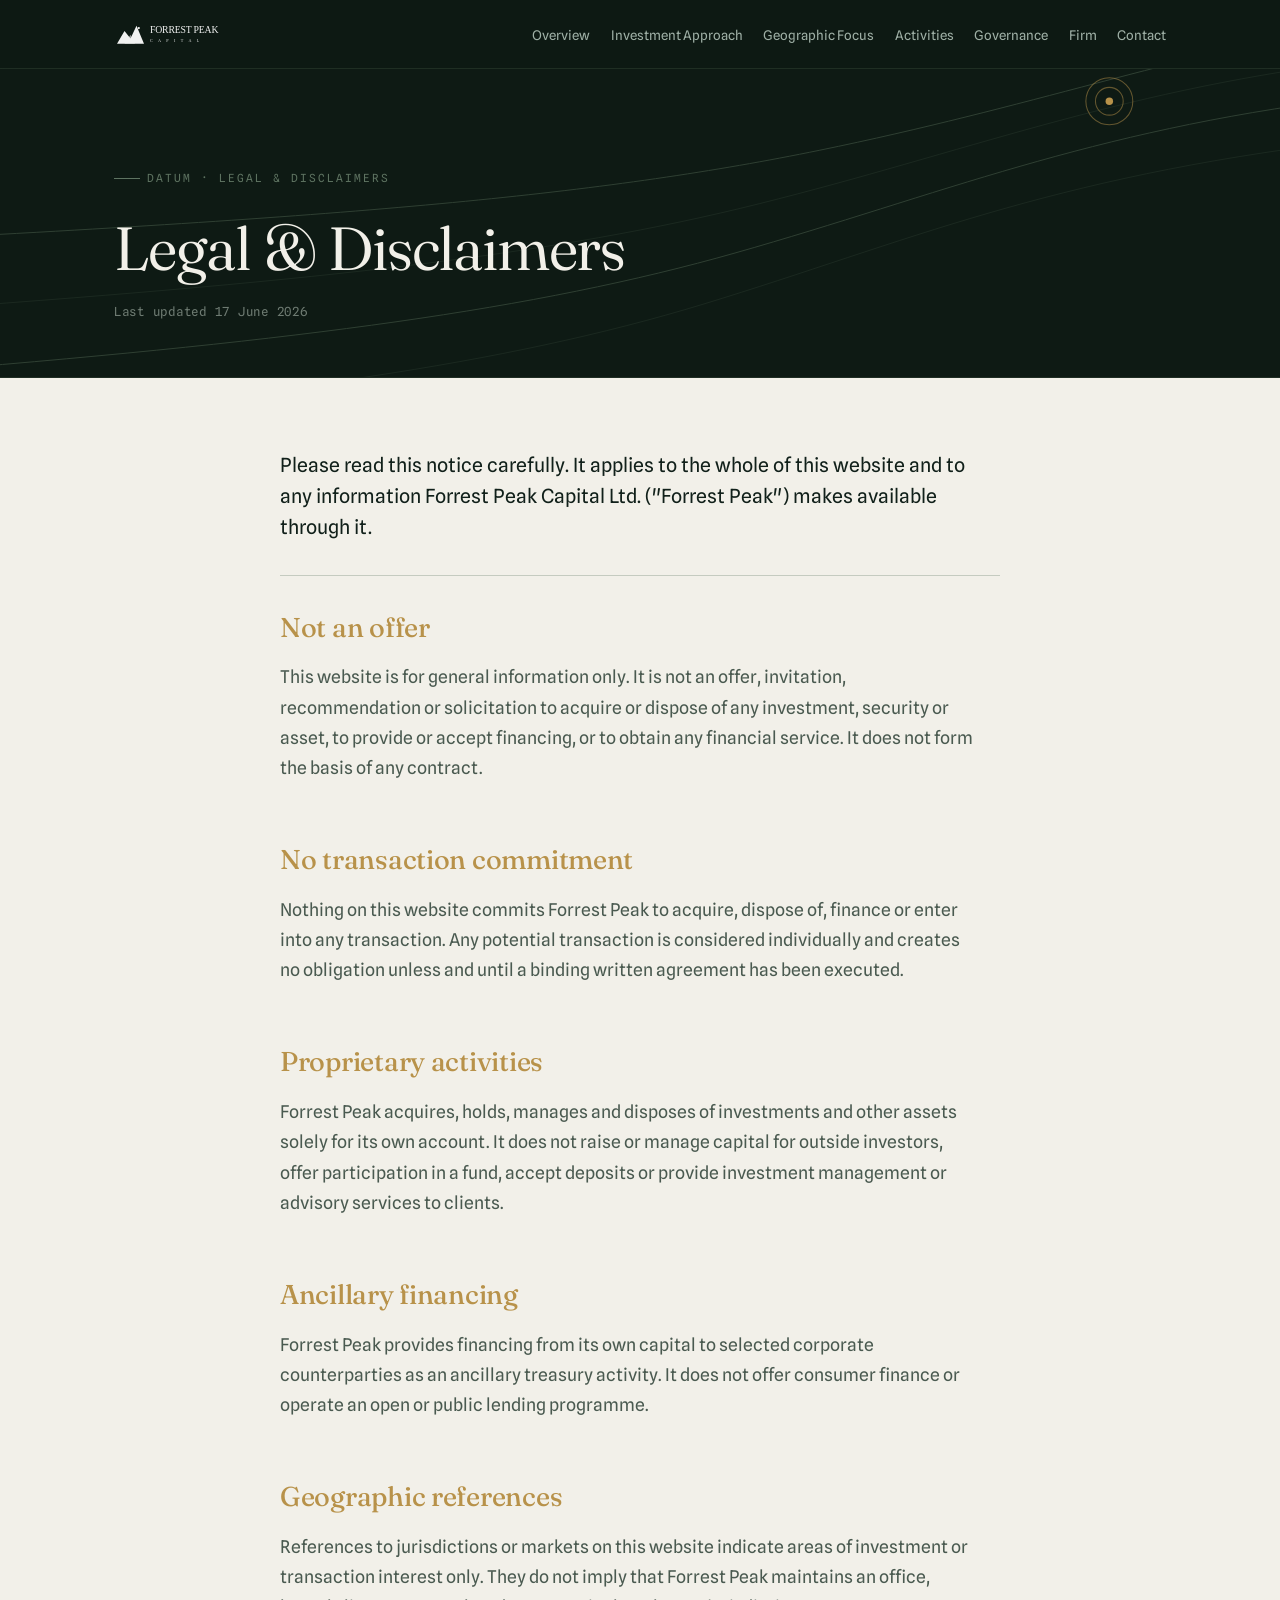
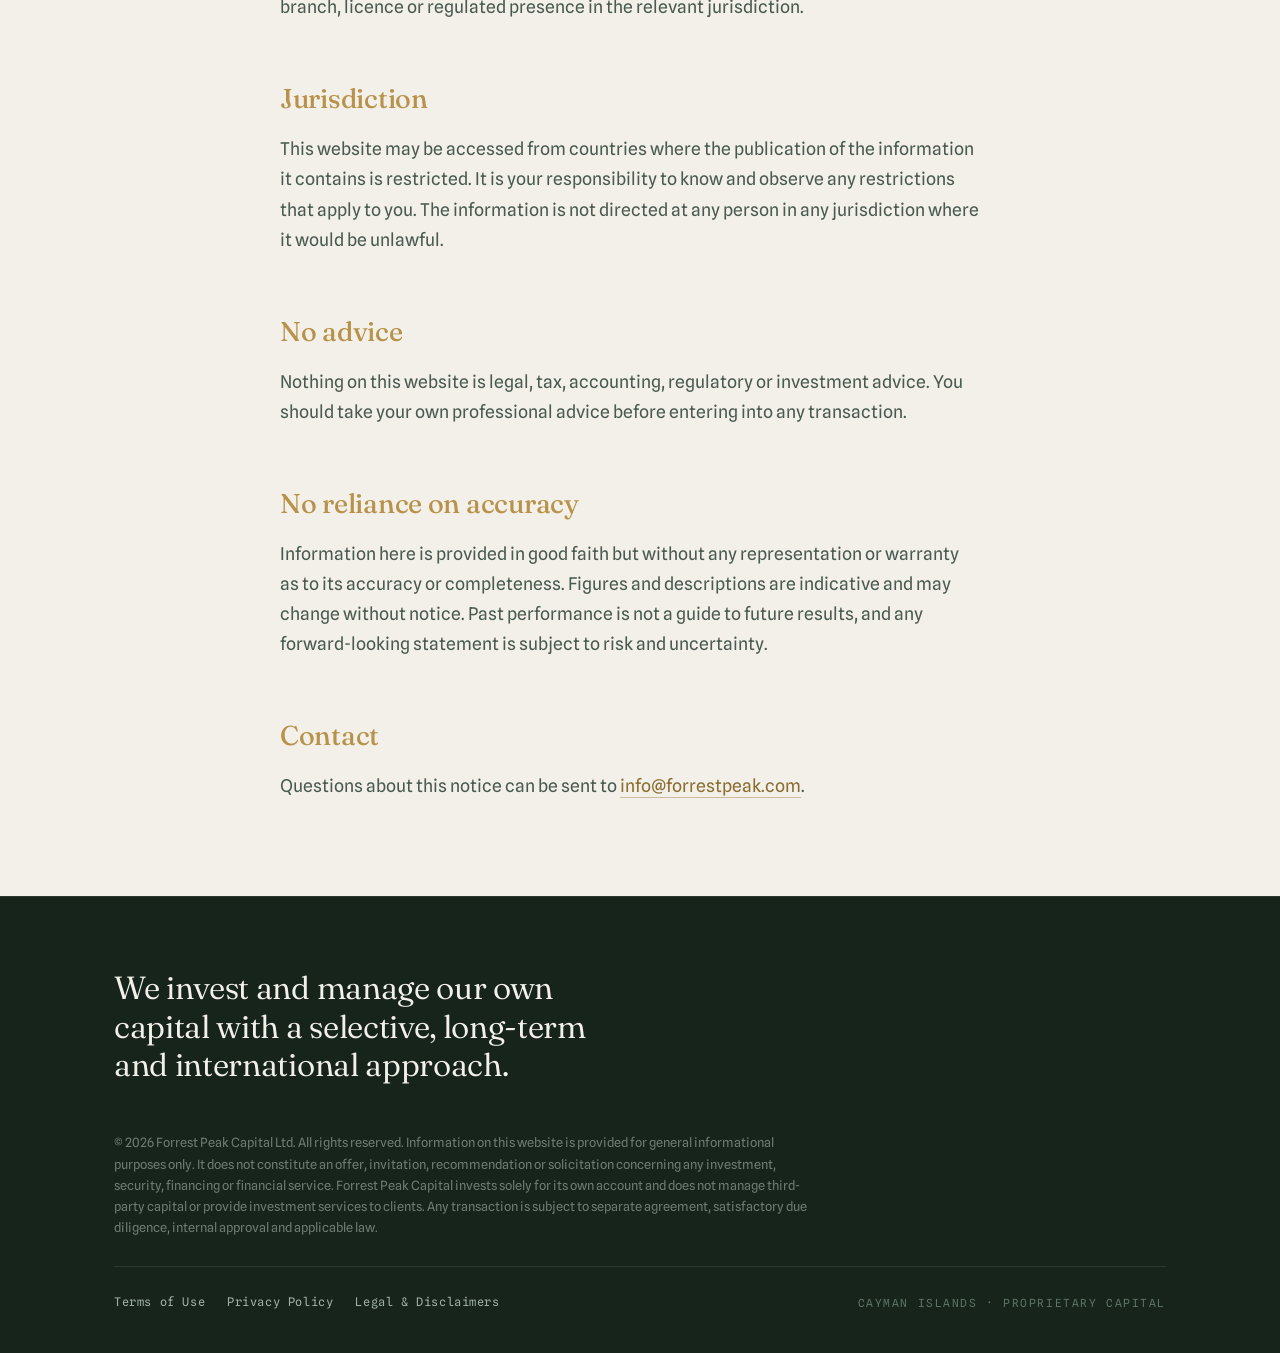
<file: disclaimer.html>
<!doctype html>
<html lang="en">
<head>
<meta charset="utf-8">
<meta name="viewport" content="width=device-width, initial-scale=1">
<meta name="robots" content="noindex">
<title>Legal &amp; Disclaimers — Forrest Peak Capital</title>
<link rel="preconnect" href="https://fonts.googleapis.com">
<link rel="preconnect" href="https://fonts.gstatic.com" crossorigin>
<link href="https://fonts.googleapis.com/css2?family=Fraunces:opsz,wght@9..144,360;9..144,460;9..144,560&family=Spline+Sans:wght@400;500;600&family=Spline+Sans+Mono:wght@400;500&display=swap" rel="stylesheet">
<style>
  :root{
    --summit:#0E1A14;
    --slate:#16241C;
    --slate-2:#1C2E24;
    --snow:#F2F0E9;
    --snow-dim:#DEDDD2;
    --lichen:#8BA888;
    --lichen-dim:#5E7361;
    --brass:#B8924A;
    --mist:#9FB0A6;
    --mist-2:#6E7B72;
    --ink:#11201A;
    --ink-dim:#4A5A50;

    --maxw:1180px;
    --gut:clamp(20px,5vw,64px);

    --f-disp:"Fraunces",Georgia,serif;
    --f-body:"Spline Sans",system-ui,sans-serif;
    --f-mono:"Spline Sans Mono",ui-monospace,monospace;
  }

  *{box-sizing:border-box}
  html{scroll-behavior:smooth}
  @media (prefers-reduced-motion:reduce){html{scroll-behavior:auto}}

  body{
    margin:0;
    background:var(--summit);
    color:var(--mist);
    font-family:var(--f-body);
    font-size:clamp(15px,14px + .25vw,17px);
    line-height:1.65;
    -webkit-font-smoothing:antialiased;
    text-rendering:optimizeLegibility;
  }

  .wrap{max-width:var(--maxw);margin:0 auto;padding:0 var(--gut)}

  a{color:inherit}
  :focus-visible{outline:2px solid var(--brass);outline-offset:3px;border-radius:2px}

  .skip{
    position:absolute;left:-9999px;top:0;
    background:var(--snow);color:var(--ink);
    padding:10px 16px;font-family:var(--f-mono);font-size:.8rem;z-index:200;
  }
  .skip:focus{left:8px;top:8px}

  /* =================== HEADER =================== */
  header{
    position:sticky;top:0;z-index:100;
    background:rgba(14,26,20,.82);backdrop-filter:blur(10px);
    border-bottom:1px solid rgba(139,168,136,.14);
  }
  .nav{display:flex;align-items:center;justify-content:space-between;gap:24px;min-height:68px}
  .brand{display:flex;align-items:center;gap:12px;text-decoration:none;flex:none}
  .brand img{height:30px;width:auto;display:block;filter:brightness(0) invert(1);opacity:.94}

  nav ul{display:none;list-style:none;margin:0;padding:0;gap:clamp(14px,1.6vw,26px)}
  nav a{text-decoration:none;color:var(--mist);font-size:.83rem;padding:6px 0;position:relative;white-space:nowrap}
  nav a::after{content:"";position:absolute;left:0;right:100%;bottom:0;height:1px;background:var(--brass);transition:right .35s ease}
  nav a:hover::after,nav a:focus-visible::after{right:0}
  @media(min-width:1000px){nav ul{display:flex}}

  /* =================== LEGAL PAGE =================== */
  .legal-head{
    position:relative;overflow:hidden;
    border-bottom:1px solid rgba(139,168,136,.14);
    padding:clamp(56px,10vh,104px) 0 clamp(40px,6vh,64px);
  }
  .legal-head .field{position:absolute;inset:0;z-index:0;pointer-events:none}
  .legal-head .field svg{width:100%;height:100%;display:block}
  .contour{fill:none;stroke:var(--lichen);stroke-width:.7;vector-effect:non-scaling-stroke;opacity:.14}
  .contour.major{opacity:.26;stroke-width:1}
  .bench{fill:var(--brass)}
  .bench-ring{fill:none;stroke:var(--brass);stroke-width:1;opacity:.5}

  .legal-head .inner{position:relative;z-index:2}
  .datum{
    font-family:var(--f-mono);
    font-size:.7rem;letter-spacing:.18em;text-transform:uppercase;
    color:var(--lichen-dim);
    display:inline-flex;align-items:center;gap:.6em;margin:0;
  }
  .datum::before{content:"";width:26px;height:1px;background:var(--lichen-dim);display:inline-block}
  h1.title{
    font-family:var(--f-disp);font-weight:360;font-optical-sizing:auto;
    font-size:clamp(2.3rem,1.6rem + 3vw,3.8rem);
    line-height:1.02;letter-spacing:-.02em;color:var(--snow);margin:.5em 0 0;
  }
  .updated{font-family:var(--f-mono);font-size:.78rem;letter-spacing:.06em;color:var(--mist-2);margin:22px 0 0}

  /* reading band */
  .legal-body{background:var(--snow);color:var(--ink);padding:clamp(48px,8vh,88px) 0}
  .legal-body .measure{max-width:72ch;margin:0 auto}
  .legal-body p{margin:0 0 1.3em;color:var(--ink-dim);font-size:clamp(1rem,.95rem + .2vw,1.1rem);line-height:1.72;max-width:70ch}
  .legal-body p:first-child{
    color:var(--ink);font-size:clamp(1.06rem,1rem + .35vw,1.22rem);line-height:1.6;
    padding-bottom:1.6em;border-bottom:1px solid rgba(94,115,97,.3);margin-bottom:1.8em;
  }
  .legal-body h2{
    font-family:var(--f-disp);font-weight:460;font-optical-sizing:auto;
    font-size:clamp(1.3rem,1.1rem + .8vw,1.7rem);
    line-height:1.2;letter-spacing:-.01em;color:var(--brass);
    margin:2.2em 0 .7em;
  }
  .legal-body h2:first-of-type{margin-top:.4em}
  .legal-body ul{margin:0 0 1.3em;padding:0;list-style:none;max-width:70ch}
  .legal-body li{
    position:relative;padding-left:1.6em;margin:0 0 .7em;
    color:var(--ink-dim);font-size:clamp(1rem,.95rem + .2vw,1.1rem);line-height:1.7;
  }
  .legal-body li::before{
    content:"";position:absolute;left:0;top:.7em;width:9px;height:1px;background:var(--lichen-dim);
  }
  .legal-body a{color:#8a6d2f;text-decoration:none;border-bottom:1px solid rgba(138,109,47,.4);padding-bottom:1px}
  .legal-body a:hover,.legal-body a:focus-visible{border-bottom-color:#8a6d2f}

  /* =================== FOOTER =================== */
  footer{background:var(--slate);border-top:1px solid rgba(139,168,136,.18);padding:clamp(56px,8vh,88px) 0 40px}
  .ftag{font-family:var(--f-disp);font-weight:360;font-size:clamp(1.4rem,1rem + 1.4vw,2rem);color:var(--snow);max-width:24ch;line-height:1.2;letter-spacing:-.01em;margin:0 0 48px}
  .legal{font-size:.8rem;color:var(--mist-2);line-height:1.65;max-width:88ch;margin:0 0 28px}
  .fbar{display:flex;flex-wrap:wrap;gap:18px 28px;align-items:center;justify-content:space-between;padding-top:26px;border-top:1px solid rgba(139,168,136,.16)}
  .flinks{display:flex;flex-wrap:wrap;gap:10px 22px;font-family:var(--f-mono);font-size:.74rem;letter-spacing:.05em}
  .flinks a{text-decoration:none;color:var(--mist)}
  .flinks a:hover{color:var(--brass)}
  .fmeta{font-family:var(--f-mono);font-size:.7rem;letter-spacing:.14em;color:var(--lichen-dim);text-transform:uppercase}

  @media (prefers-reduced-motion:reduce){
    *{transition:none !important}
  }
</style>
</head>
<body>
<a class="skip" href="#content">Skip to content</a>

<header>
  <div class="wrap nav">
    <a class="brand" href="/" aria-label="Forrest Peak Capital — home">
      <img src="/logo.svg" alt="Forrest Peak Capital">
    </a>
    <nav aria-label="Primary">
      <ul>
        <li><a href="/#overview">Overview</a></li>
        <li><a href="/#approach">Investment Approach</a></li>
        <li><a href="/#geographic">Geographic Focus</a></li>
        <li><a href="/#activities">Activities</a></li>
        <li><a href="/#governance">Governance</a></li>
        <li><a href="/#firm">Firm</a></li>
        <li><a href="/#contact">Contact</a></li>
      </ul>
    </nav>
  </div>
</header>

<main id="content">

  <section class="legal-head" aria-labelledby="pg-title">
    <div class="field" aria-hidden="true">
      <svg viewBox="0 0 1200 420" preserveAspectRatio="xMidYMid slice" focusable="false">
        <g>
          <path class="contour" d="M-60 400 C 250 372, 470 344, 660 286 C 850 228, 980 168, 1260 134"/>
          <path class="contour major" d="M-60 348 C 280 320, 500 292, 690 238 C 880 184, 1020 124, 1260 94"/>
          <path class="contour" d="M-60 290 C 300 264, 520 240, 712 192 C 904 144, 1044 88, 1260 60"/>
          <path class="contour major" d="M-60 224 C 356 202, 572 182, 768 142 C 964 102, 1104 52, 1260 26"/>
        </g>
        <g transform="translate(1040 96)">
          <circle class="bench-ring" r="22"/>
          <circle class="bench-ring" r="13"/>
          <circle class="bench" r="3.5"/>
        </g>
      </svg>
    </div>
    <div class="wrap inner">
      <p class="datum">Datum · Legal &amp; Disclaimers</p>
      <h1 class="title" id="pg-title">Legal &amp; Disclaimers</h1>
      <p class="updated">Last updated 17 June 2026</p>
    </div>
  </section>

  <section class="legal-body">
    <div class="wrap">
      <div class="measure">

    <p>
      Please read this notice carefully. It applies to the whole of this website and to any
      information Forrest Peak Capital Ltd. ("Forrest Peak") makes available through it.
    </p>

    <h2>Not an offer</h2>
    <p>
      This website is for general information only. It is not an offer, invitation,
      recommendation or solicitation to acquire or dispose of any investment, security or
      asset, to provide or accept financing, or to obtain any financial service. It does not
      form the basis of any contract.
    </p>

    <h2>No transaction commitment</h2>
    <p>
      Nothing on this website commits Forrest Peak to acquire, dispose of, finance or enter
      into any transaction. Any potential transaction is considered individually and creates
      no obligation unless and until a binding written agreement has been executed.
    </p>

    <h2>Proprietary activities</h2>
    <p>
      Forrest Peak acquires, holds, manages and disposes of investments and other assets
      solely for its own account. It does not raise or manage capital for outside investors,
      offer participation in a fund, accept deposits or provide investment management or
      advisory services to clients.
    </p>

    <h2>Ancillary financing</h2>
    <p>
      Forrest Peak provides financing from its own capital to selected corporate
      counterparties as an ancillary treasury activity. It does not offer consumer finance or
      operate an open or public lending programme.
    </p>

    <h2>Geographic references</h2>
    <p>
      References to jurisdictions or markets on this website indicate areas of investment or
      transaction interest only. They do not imply that Forrest Peak maintains an office,
      branch, licence or regulated presence in the relevant jurisdiction.
    </p>

    <h2>Jurisdiction</h2>
    <p>
      This website may be accessed from countries where the publication of the information
      it contains is restricted. It is your responsibility to know and observe any
      restrictions that apply to you. The information is not directed at any person in any
      jurisdiction where it would be unlawful.
    </p>

    <h2>No advice</h2>
    <p>
      Nothing on this website is legal, tax, accounting, regulatory or investment advice.
      You should take your own professional advice before entering into any transaction.
    </p>

    <h2>No reliance on accuracy</h2>
    <p>
      Information here is provided in good faith but without any representation or warranty
      as to its accuracy or completeness. Figures and descriptions are indicative and may
      change without notice. Past performance is not a guide to future results, and any
      forward-looking statement is subject to risk and uncertainty.
    </p>

    <h2>Contact</h2>
    <p>
      Questions about this notice can be sent to
      <a href="mailto:info@forrestpeak.com">info@forrestpeak.com</a>.
    </p>

      </div>
    </div>
  </section>

</main>

<footer>
  <div class="wrap">
    <p class="ftag">We invest and manage our own capital with a selective, long-term and international approach.</p>
    <p class="legal">© 2026 Forrest Peak Capital Ltd. All rights reserved. Information on this website is provided for general informational purposes only. It does not constitute an offer, invitation, recommendation or solicitation concerning any investment, security, financing or financial service. Forrest Peak Capital invests solely for its own account and does not manage third-party capital or provide investment services to clients. Any transaction is subject to separate agreement, satisfactory due diligence, internal approval and applicable law.</p>
    <div class="fbar">
      <div class="flinks">
        <a href="/terms.html">Terms of Use</a>
        <a href="/privacy.html">Privacy Policy</a>
        <a href="/disclaimer.html">Legal &amp; Disclaimers</a>
      </div>
      <span class="fmeta">Cayman Islands · Proprietary Capital</span>
    </div>
  </div>
</footer>

</body>
</html>
</file>
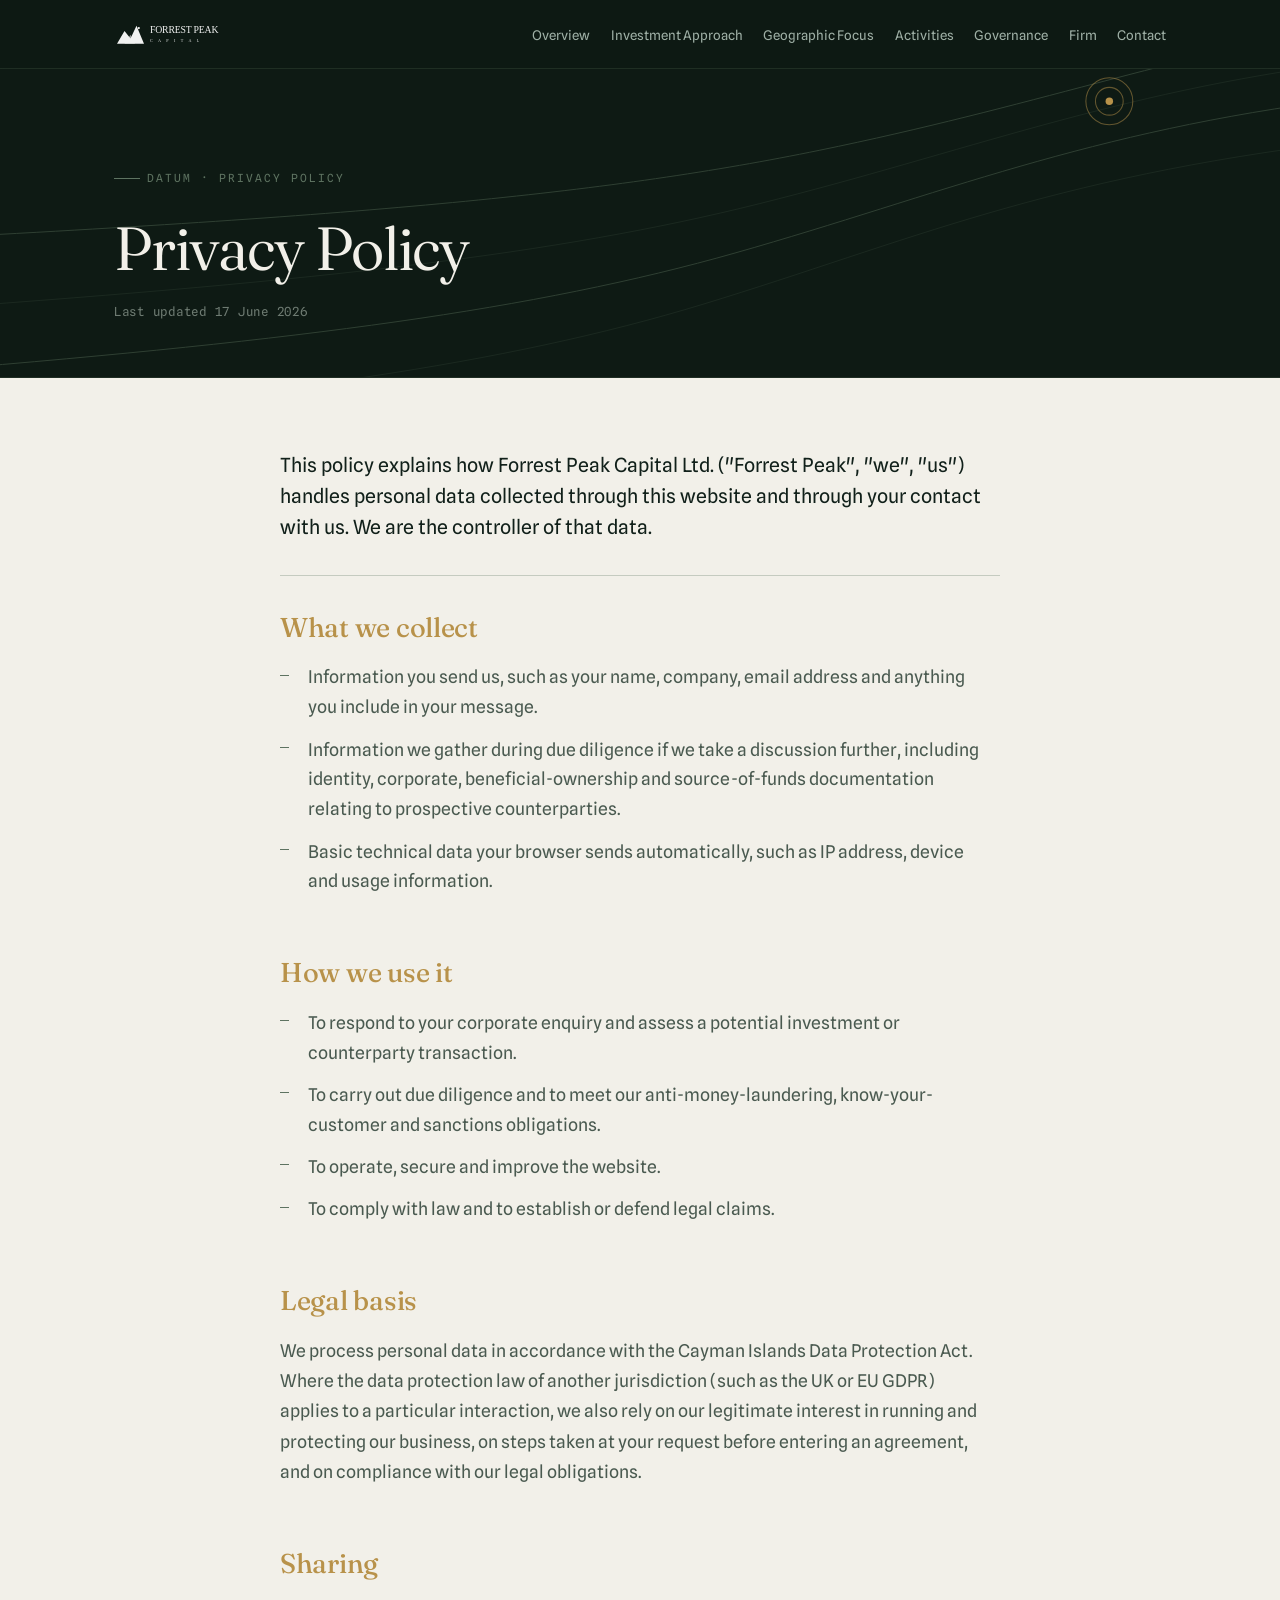
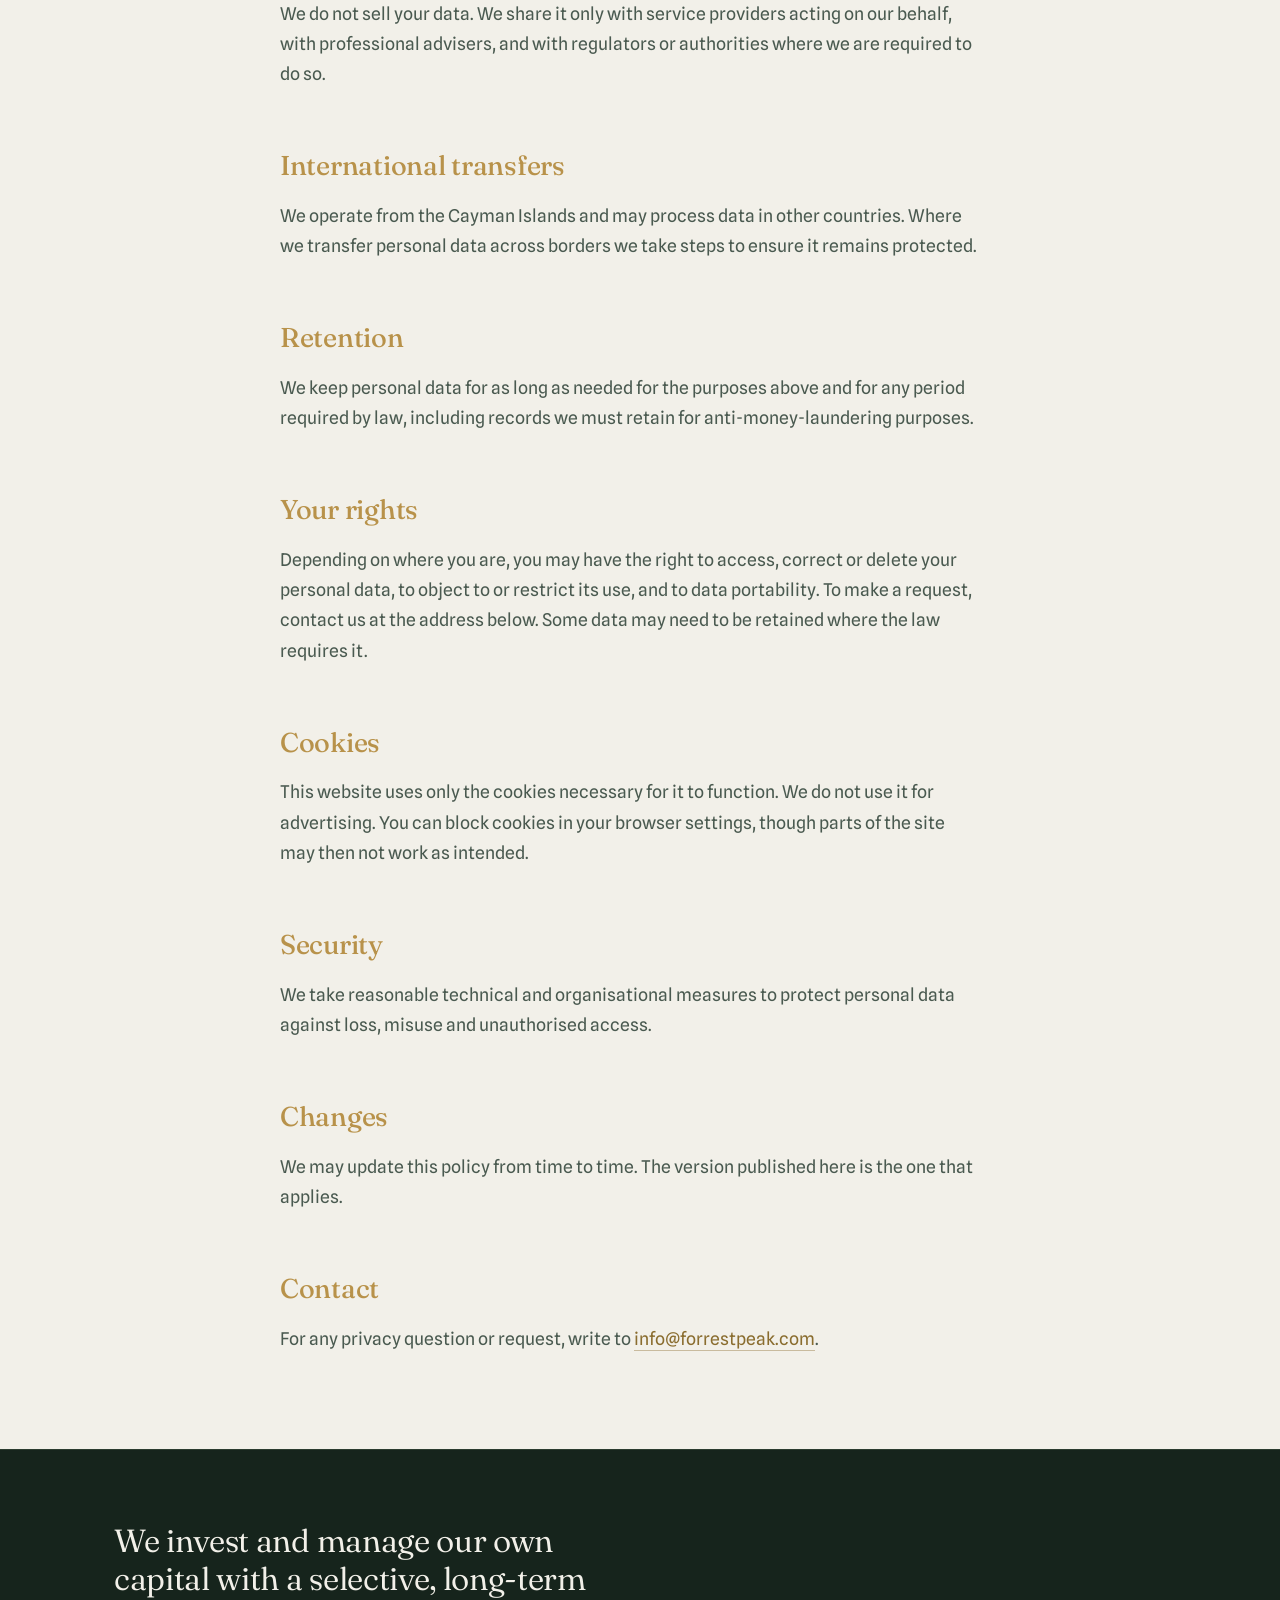
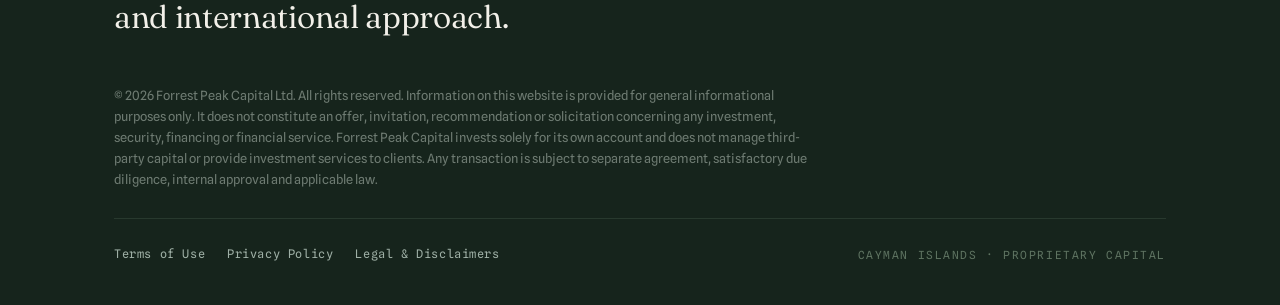
<file: privacy.html>
<!doctype html>
<html lang="en">
<head>
<meta charset="utf-8">
<meta name="viewport" content="width=device-width, initial-scale=1">
<meta name="robots" content="noindex">
<title>Privacy Policy — Forrest Peak Capital</title>
<link rel="preconnect" href="https://fonts.googleapis.com">
<link rel="preconnect" href="https://fonts.gstatic.com" crossorigin>
<link href="https://fonts.googleapis.com/css2?family=Fraunces:opsz,wght@9..144,360;9..144,460;9..144,560&family=Spline+Sans:wght@400;500;600&family=Spline+Sans+Mono:wght@400;500&display=swap" rel="stylesheet">
<style>
  :root{
    --summit:#0E1A14;
    --slate:#16241C;
    --slate-2:#1C2E24;
    --snow:#F2F0E9;
    --snow-dim:#DEDDD2;
    --lichen:#8BA888;
    --lichen-dim:#5E7361;
    --brass:#B8924A;
    --mist:#9FB0A6;
    --mist-2:#6E7B72;
    --ink:#11201A;
    --ink-dim:#4A5A50;

    --maxw:1180px;
    --gut:clamp(20px,5vw,64px);

    --f-disp:"Fraunces",Georgia,serif;
    --f-body:"Spline Sans",system-ui,sans-serif;
    --f-mono:"Spline Sans Mono",ui-monospace,monospace;
  }

  *{box-sizing:border-box}
  html{scroll-behavior:smooth}
  @media (prefers-reduced-motion:reduce){html{scroll-behavior:auto}}

  body{
    margin:0;
    background:var(--summit);
    color:var(--mist);
    font-family:var(--f-body);
    font-size:clamp(15px,14px + .25vw,17px);
    line-height:1.65;
    -webkit-font-smoothing:antialiased;
    text-rendering:optimizeLegibility;
  }

  .wrap{max-width:var(--maxw);margin:0 auto;padding:0 var(--gut)}

  a{color:inherit}
  :focus-visible{outline:2px solid var(--brass);outline-offset:3px;border-radius:2px}

  .skip{
    position:absolute;left:-9999px;top:0;
    background:var(--snow);color:var(--ink);
    padding:10px 16px;font-family:var(--f-mono);font-size:.8rem;z-index:200;
  }
  .skip:focus{left:8px;top:8px}

  /* =================== HEADER =================== */
  header{
    position:sticky;top:0;z-index:100;
    background:rgba(14,26,20,.82);backdrop-filter:blur(10px);
    border-bottom:1px solid rgba(139,168,136,.14);
  }
  .nav{display:flex;align-items:center;justify-content:space-between;gap:24px;min-height:68px}
  .brand{display:flex;align-items:center;gap:12px;text-decoration:none;flex:none}
  .brand img{height:30px;width:auto;display:block;filter:brightness(0) invert(1);opacity:.94}

  nav ul{display:none;list-style:none;margin:0;padding:0;gap:clamp(14px,1.6vw,26px)}
  nav a{text-decoration:none;color:var(--mist);font-size:.83rem;padding:6px 0;position:relative;white-space:nowrap}
  nav a::after{content:"";position:absolute;left:0;right:100%;bottom:0;height:1px;background:var(--brass);transition:right .35s ease}
  nav a:hover::after,nav a:focus-visible::after{right:0}
  @media(min-width:1000px){nav ul{display:flex}}

  /* =================== LEGAL PAGE =================== */
  .legal-head{
    position:relative;overflow:hidden;
    border-bottom:1px solid rgba(139,168,136,.14);
    padding:clamp(56px,10vh,104px) 0 clamp(40px,6vh,64px);
  }
  .legal-head .field{position:absolute;inset:0;z-index:0;pointer-events:none}
  .legal-head .field svg{width:100%;height:100%;display:block}
  .contour{fill:none;stroke:var(--lichen);stroke-width:.7;vector-effect:non-scaling-stroke;opacity:.14}
  .contour.major{opacity:.26;stroke-width:1}
  .bench{fill:var(--brass)}
  .bench-ring{fill:none;stroke:var(--brass);stroke-width:1;opacity:.5}

  .legal-head .inner{position:relative;z-index:2}
  .datum{
    font-family:var(--f-mono);
    font-size:.7rem;letter-spacing:.18em;text-transform:uppercase;
    color:var(--lichen-dim);
    display:inline-flex;align-items:center;gap:.6em;margin:0;
  }
  .datum::before{content:"";width:26px;height:1px;background:var(--lichen-dim);display:inline-block}
  h1.title{
    font-family:var(--f-disp);font-weight:360;font-optical-sizing:auto;
    font-size:clamp(2.3rem,1.6rem + 3vw,3.8rem);
    line-height:1.02;letter-spacing:-.02em;color:var(--snow);margin:.5em 0 0;
  }
  .updated{font-family:var(--f-mono);font-size:.78rem;letter-spacing:.06em;color:var(--mist-2);margin:22px 0 0}

  /* reading band */
  .legal-body{background:var(--snow);color:var(--ink);padding:clamp(48px,8vh,88px) 0}
  .legal-body .measure{max-width:72ch;margin:0 auto}
  .legal-body p{margin:0 0 1.3em;color:var(--ink-dim);font-size:clamp(1rem,.95rem + .2vw,1.1rem);line-height:1.72;max-width:70ch}
  .legal-body p:first-child{
    color:var(--ink);font-size:clamp(1.06rem,1rem + .35vw,1.22rem);line-height:1.6;
    padding-bottom:1.6em;border-bottom:1px solid rgba(94,115,97,.3);margin-bottom:1.8em;
  }
  .legal-body h2{
    font-family:var(--f-disp);font-weight:460;font-optical-sizing:auto;
    font-size:clamp(1.3rem,1.1rem + .8vw,1.7rem);
    line-height:1.2;letter-spacing:-.01em;color:var(--brass);
    margin:2.2em 0 .7em;
  }
  .legal-body h2:first-of-type{margin-top:.4em}
  .legal-body ul{margin:0 0 1.3em;padding:0;list-style:none;max-width:70ch}
  .legal-body li{
    position:relative;padding-left:1.6em;margin:0 0 .7em;
    color:var(--ink-dim);font-size:clamp(1rem,.95rem + .2vw,1.1rem);line-height:1.7;
  }
  .legal-body li::before{
    content:"";position:absolute;left:0;top:.7em;width:9px;height:1px;background:var(--lichen-dim);
  }
  .legal-body a{color:#8a6d2f;text-decoration:none;border-bottom:1px solid rgba(138,109,47,.4);padding-bottom:1px}
  .legal-body a:hover,.legal-body a:focus-visible{border-bottom-color:#8a6d2f}

  /* =================== FOOTER =================== */
  footer{background:var(--slate);border-top:1px solid rgba(139,168,136,.18);padding:clamp(56px,8vh,88px) 0 40px}
  .ftag{font-family:var(--f-disp);font-weight:360;font-size:clamp(1.4rem,1rem + 1.4vw,2rem);color:var(--snow);max-width:24ch;line-height:1.2;letter-spacing:-.01em;margin:0 0 48px}
  .legal{font-size:.8rem;color:var(--mist-2);line-height:1.65;max-width:88ch;margin:0 0 28px}
  .fbar{display:flex;flex-wrap:wrap;gap:18px 28px;align-items:center;justify-content:space-between;padding-top:26px;border-top:1px solid rgba(139,168,136,.16)}
  .flinks{display:flex;flex-wrap:wrap;gap:10px 22px;font-family:var(--f-mono);font-size:.74rem;letter-spacing:.05em}
  .flinks a{text-decoration:none;color:var(--mist)}
  .flinks a:hover{color:var(--brass)}
  .fmeta{font-family:var(--f-mono);font-size:.7rem;letter-spacing:.14em;color:var(--lichen-dim);text-transform:uppercase}

  @media (prefers-reduced-motion:reduce){
    *{transition:none !important}
  }
</style>
</head>
<body>
<a class="skip" href="#content">Skip to content</a>

<header>
  <div class="wrap nav">
    <a class="brand" href="/" aria-label="Forrest Peak Capital — home">
      <img src="/logo.svg" alt="Forrest Peak Capital">
    </a>
    <nav aria-label="Primary">
      <ul>
        <li><a href="/#overview">Overview</a></li>
        <li><a href="/#approach">Investment Approach</a></li>
        <li><a href="/#geographic">Geographic Focus</a></li>
        <li><a href="/#activities">Activities</a></li>
        <li><a href="/#governance">Governance</a></li>
        <li><a href="/#firm">Firm</a></li>
        <li><a href="/#contact">Contact</a></li>
      </ul>
    </nav>
  </div>
</header>

<main id="content">

  <section class="legal-head" aria-labelledby="pg-title">
    <div class="field" aria-hidden="true">
      <svg viewBox="0 0 1200 420" preserveAspectRatio="xMidYMid slice" focusable="false">
        <g>
          <path class="contour" d="M-60 400 C 250 372, 470 344, 660 286 C 850 228, 980 168, 1260 134"/>
          <path class="contour major" d="M-60 348 C 280 320, 500 292, 690 238 C 880 184, 1020 124, 1260 94"/>
          <path class="contour" d="M-60 290 C 300 264, 520 240, 712 192 C 904 144, 1044 88, 1260 60"/>
          <path class="contour major" d="M-60 224 C 356 202, 572 182, 768 142 C 964 102, 1104 52, 1260 26"/>
        </g>
        <g transform="translate(1040 96)">
          <circle class="bench-ring" r="22"/>
          <circle class="bench-ring" r="13"/>
          <circle class="bench" r="3.5"/>
        </g>
      </svg>
    </div>
    <div class="wrap inner">
      <p class="datum">Datum · Privacy Policy</p>
      <h1 class="title" id="pg-title">Privacy Policy</h1>
      <p class="updated">Last updated 17 June 2026</p>
    </div>
  </section>

  <section class="legal-body">
    <div class="wrap">
      <div class="measure">

    <p>
      This policy explains how Forrest Peak Capital Ltd. ("Forrest Peak", "we", "us")
      handles personal data collected through this website and through your contact with
      us. We are the controller of that data.
    </p>

    <h2>What we collect</h2>
    <ul>
      <li>Information you send us, such as your name, company, email address and anything you include in your message.</li>
      <li>Information we gather during due diligence if we take a discussion further, including identity, corporate, beneficial-ownership and source-of-funds documentation relating to prospective counterparties.</li>
      <li>Basic technical data your browser sends automatically, such as IP address, device and usage information.</li>
    </ul>

    <h2>How we use it</h2>
    <ul>
      <li>To respond to your corporate enquiry and assess a potential investment or counterparty transaction.</li>
      <li>To carry out due diligence and to meet our anti-money-laundering, know-your-customer and sanctions obligations.</li>
      <li>To operate, secure and improve the website.</li>
      <li>To comply with law and to establish or defend legal claims.</li>
    </ul>

    <h2>Legal basis</h2>
    <p>
      We process personal data in accordance with the Cayman Islands Data Protection Act.
      Where the data protection law of another jurisdiction (such as the UK or EU GDPR)
      applies to a particular interaction, we also rely on our legitimate interest in
      running and protecting our business, on steps taken at your request before entering an
      agreement, and on compliance with our legal obligations.
    </p>

    <h2>Sharing</h2>
    <p>
      We do not sell your data. We share it only with service providers acting on our
      behalf, with professional advisers, and with regulators or authorities where we are
      required to do so.
    </p>

    <h2>International transfers</h2>
    <p>
      We operate from the Cayman Islands and may process data in other countries. Where we
      transfer personal data across borders we take steps to ensure it remains protected.
    </p>

    <h2>Retention</h2>
    <p>
      We keep personal data for as long as needed for the purposes above and for any period
      required by law, including records we must retain for anti-money-laundering purposes.
    </p>

    <h2>Your rights</h2>
    <p>
      Depending on where you are, you may have the right to access, correct or delete your
      personal data, to object to or restrict its use, and to data portability. To make a
      request, contact us at the address below. Some data may need to be retained where the
      law requires it.
    </p>

    <h2>Cookies</h2>
    <p>
      This website uses only the cookies necessary for it to function. We do not use it for
      advertising. You can block cookies in your browser settings, though parts of the site
      may then not work as intended.
    </p>

    <h2>Security</h2>
    <p>
      We take reasonable technical and organisational measures to protect personal data
      against loss, misuse and unauthorised access.
    </p>

    <h2>Changes</h2>
    <p>
      We may update this policy from time to time. The version published here is the one
      that applies.
    </p>

    <h2>Contact</h2>
    <p>
      For any privacy question or request, write to
      <a href="mailto:info@forrestpeak.com">info@forrestpeak.com</a>.
    </p>

      </div>
    </div>
  </section>

</main>

<footer>
  <div class="wrap">
    <p class="ftag">We invest and manage our own capital with a selective, long-term and international approach.</p>
    <p class="legal">© 2026 Forrest Peak Capital Ltd. All rights reserved. Information on this website is provided for general informational purposes only. It does not constitute an offer, invitation, recommendation or solicitation concerning any investment, security, financing or financial service. Forrest Peak Capital invests solely for its own account and does not manage third-party capital or provide investment services to clients. Any transaction is subject to separate agreement, satisfactory due diligence, internal approval and applicable law.</p>
    <div class="fbar">
      <div class="flinks">
        <a href="/terms.html">Terms of Use</a>
        <a href="/privacy.html">Privacy Policy</a>
        <a href="/disclaimer.html">Legal &amp; Disclaimers</a>
      </div>
      <span class="fmeta">Cayman Islands · Proprietary Capital</span>
    </div>
  </div>
</footer>

</body>
</html>
</file>
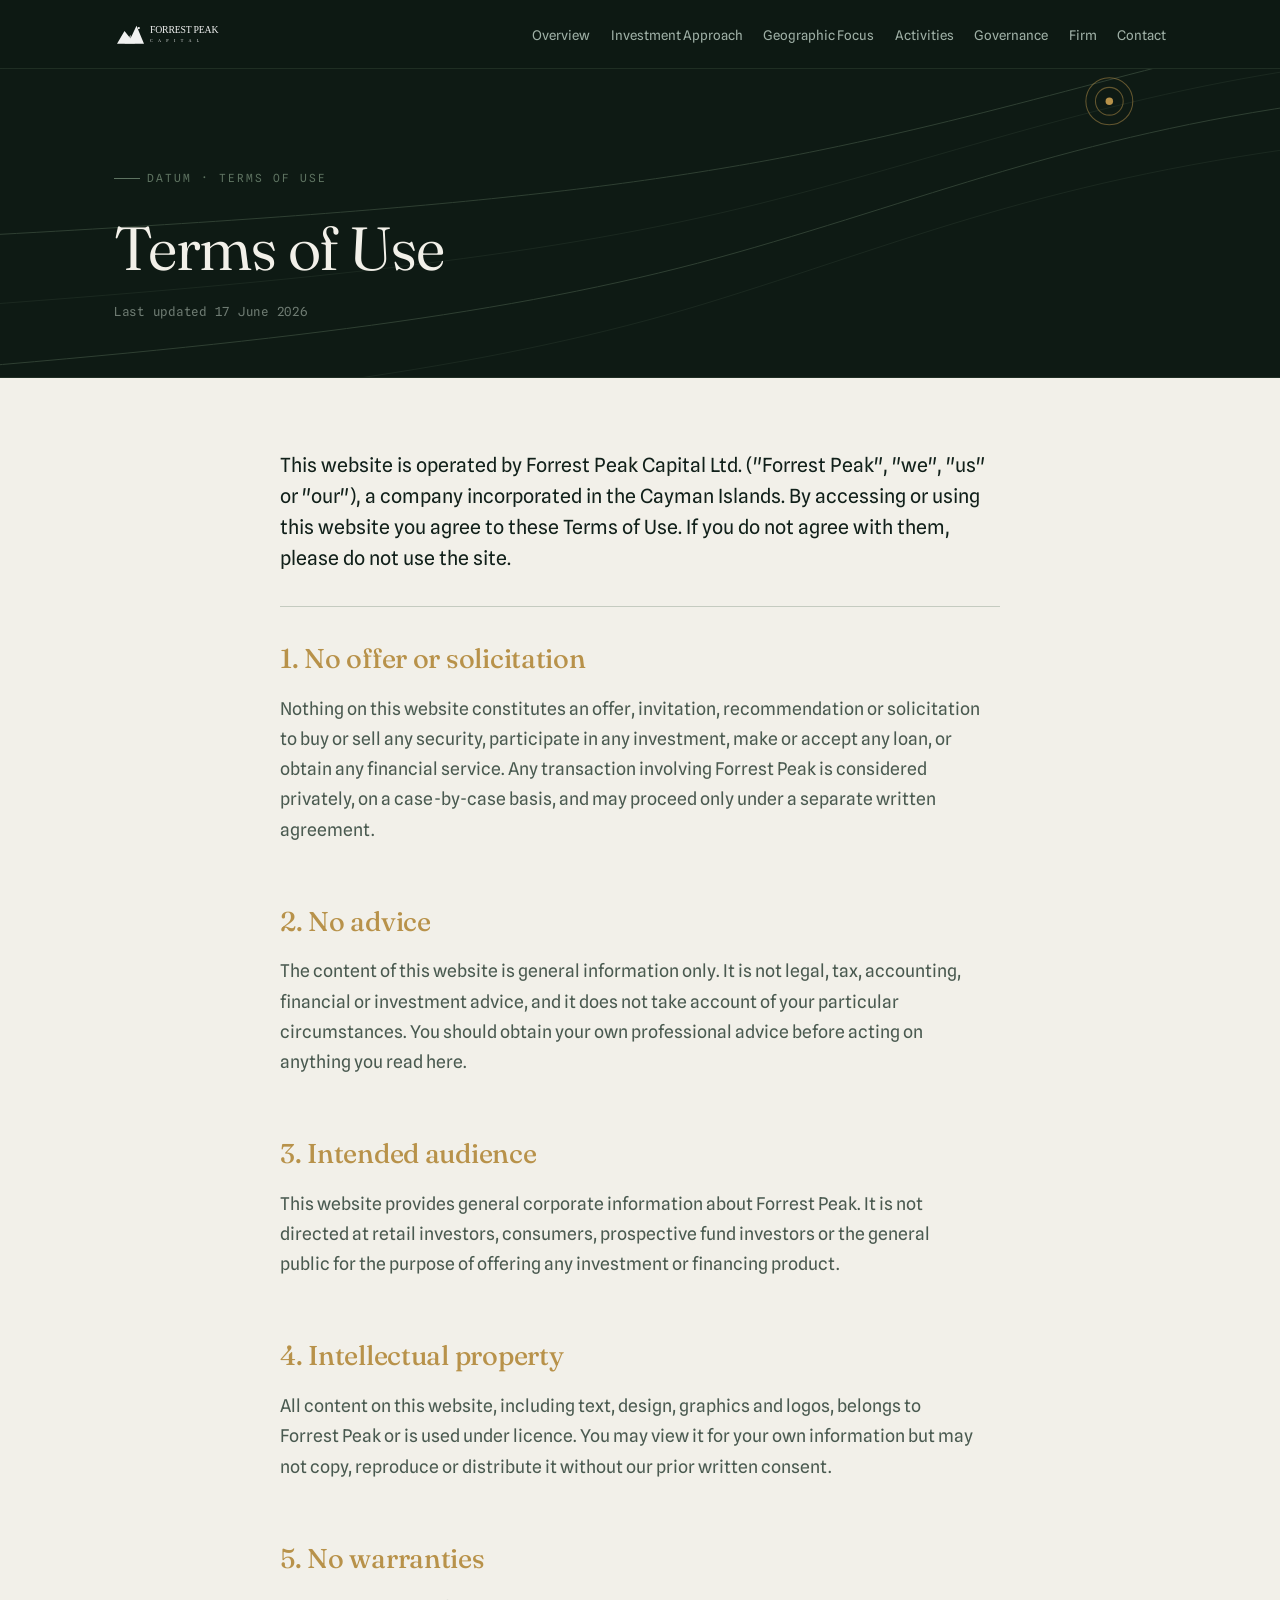
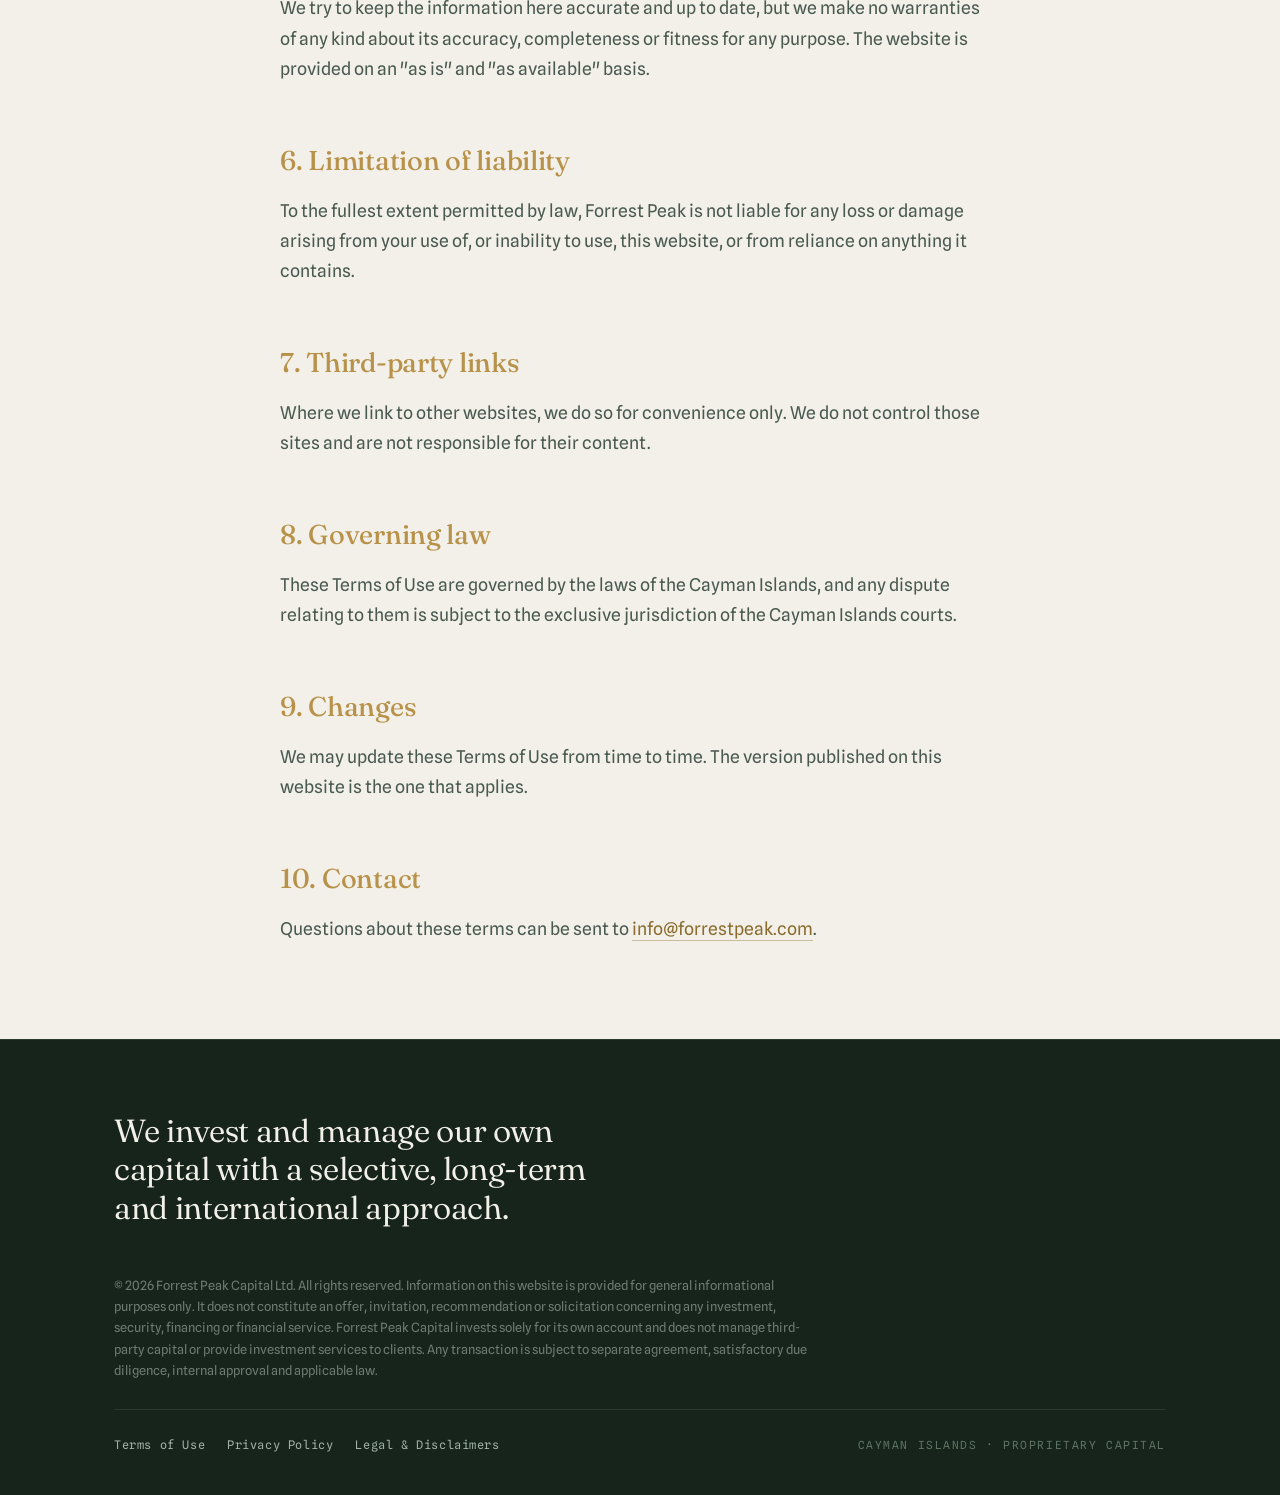
<file: terms.html>
<!doctype html>
<html lang="en">
<head>
<meta charset="utf-8">
<meta name="viewport" content="width=device-width, initial-scale=1">
<meta name="robots" content="noindex">
<title>Terms of Use — Forrest Peak Capital</title>
<link rel="preconnect" href="https://fonts.googleapis.com">
<link rel="preconnect" href="https://fonts.gstatic.com" crossorigin>
<link href="https://fonts.googleapis.com/css2?family=Fraunces:opsz,wght@9..144,360;9..144,460;9..144,560&family=Spline+Sans:wght@400;500;600&family=Spline+Sans+Mono:wght@400;500&display=swap" rel="stylesheet">
<style>
  :root{
    --summit:#0E1A14;
    --slate:#16241C;
    --slate-2:#1C2E24;
    --snow:#F2F0E9;
    --snow-dim:#DEDDD2;
    --lichen:#8BA888;
    --lichen-dim:#5E7361;
    --brass:#B8924A;
    --mist:#9FB0A6;
    --mist-2:#6E7B72;
    --ink:#11201A;
    --ink-dim:#4A5A50;

    --maxw:1180px;
    --gut:clamp(20px,5vw,64px);

    --f-disp:"Fraunces",Georgia,serif;
    --f-body:"Spline Sans",system-ui,sans-serif;
    --f-mono:"Spline Sans Mono",ui-monospace,monospace;
  }

  *{box-sizing:border-box}
  html{scroll-behavior:smooth}
  @media (prefers-reduced-motion:reduce){html{scroll-behavior:auto}}

  body{
    margin:0;
    background:var(--summit);
    color:var(--mist);
    font-family:var(--f-body);
    font-size:clamp(15px,14px + .25vw,17px);
    line-height:1.65;
    -webkit-font-smoothing:antialiased;
    text-rendering:optimizeLegibility;
  }

  .wrap{max-width:var(--maxw);margin:0 auto;padding:0 var(--gut)}

  a{color:inherit}
  :focus-visible{outline:2px solid var(--brass);outline-offset:3px;border-radius:2px}

  .skip{
    position:absolute;left:-9999px;top:0;
    background:var(--snow);color:var(--ink);
    padding:10px 16px;font-family:var(--f-mono);font-size:.8rem;z-index:200;
  }
  .skip:focus{left:8px;top:8px}

  /* =================== HEADER =================== */
  header{
    position:sticky;top:0;z-index:100;
    background:rgba(14,26,20,.82);backdrop-filter:blur(10px);
    border-bottom:1px solid rgba(139,168,136,.14);
  }
  .nav{display:flex;align-items:center;justify-content:space-between;gap:24px;min-height:68px}
  .brand{display:flex;align-items:center;gap:12px;text-decoration:none;flex:none}
  .brand img{height:30px;width:auto;display:block;filter:brightness(0) invert(1);opacity:.94}

  nav ul{display:none;list-style:none;margin:0;padding:0;gap:clamp(14px,1.6vw,26px)}
  nav a{text-decoration:none;color:var(--mist);font-size:.83rem;padding:6px 0;position:relative;white-space:nowrap}
  nav a::after{content:"";position:absolute;left:0;right:100%;bottom:0;height:1px;background:var(--brass);transition:right .35s ease}
  nav a:hover::after,nav a:focus-visible::after{right:0}
  @media(min-width:1000px){nav ul{display:flex}}

  /* =================== LEGAL PAGE =================== */
  .legal-head{
    position:relative;overflow:hidden;
    border-bottom:1px solid rgba(139,168,136,.14);
    padding:clamp(56px,10vh,104px) 0 clamp(40px,6vh,64px);
  }
  .legal-head .field{position:absolute;inset:0;z-index:0;pointer-events:none}
  .legal-head .field svg{width:100%;height:100%;display:block}
  .contour{fill:none;stroke:var(--lichen);stroke-width:.7;vector-effect:non-scaling-stroke;opacity:.14}
  .contour.major{opacity:.26;stroke-width:1}
  .bench{fill:var(--brass)}
  .bench-ring{fill:none;stroke:var(--brass);stroke-width:1;opacity:.5}

  .legal-head .inner{position:relative;z-index:2}
  .datum{
    font-family:var(--f-mono);
    font-size:.7rem;letter-spacing:.18em;text-transform:uppercase;
    color:var(--lichen-dim);
    display:inline-flex;align-items:center;gap:.6em;margin:0;
  }
  .datum::before{content:"";width:26px;height:1px;background:var(--lichen-dim);display:inline-block}
  h1.title{
    font-family:var(--f-disp);font-weight:360;font-optical-sizing:auto;
    font-size:clamp(2.3rem,1.6rem + 3vw,3.8rem);
    line-height:1.02;letter-spacing:-.02em;color:var(--snow);margin:.5em 0 0;
  }
  .updated{font-family:var(--f-mono);font-size:.78rem;letter-spacing:.06em;color:var(--mist-2);margin:22px 0 0}

  /* reading band */
  .legal-body{background:var(--snow);color:var(--ink);padding:clamp(48px,8vh,88px) 0}
  .legal-body .measure{max-width:72ch;margin:0 auto}
  .legal-body p{margin:0 0 1.3em;color:var(--ink-dim);font-size:clamp(1rem,.95rem + .2vw,1.1rem);line-height:1.72;max-width:70ch}
  .legal-body p:first-child{
    color:var(--ink);font-size:clamp(1.06rem,1rem + .35vw,1.22rem);line-height:1.6;
    padding-bottom:1.6em;border-bottom:1px solid rgba(94,115,97,.3);margin-bottom:1.8em;
  }
  .legal-body h2{
    font-family:var(--f-disp);font-weight:460;font-optical-sizing:auto;
    font-size:clamp(1.3rem,1.1rem + .8vw,1.7rem);
    line-height:1.2;letter-spacing:-.01em;color:var(--brass);
    margin:2.2em 0 .7em;
  }
  .legal-body h2:first-of-type{margin-top:.4em}
  .legal-body ul{margin:0 0 1.3em;padding:0;list-style:none;max-width:70ch}
  .legal-body li{
    position:relative;padding-left:1.6em;margin:0 0 .7em;
    color:var(--ink-dim);font-size:clamp(1rem,.95rem + .2vw,1.1rem);line-height:1.7;
  }
  .legal-body li::before{
    content:"";position:absolute;left:0;top:.7em;width:9px;height:1px;background:var(--lichen-dim);
  }
  .legal-body a{color:#8a6d2f;text-decoration:none;border-bottom:1px solid rgba(138,109,47,.4);padding-bottom:1px}
  .legal-body a:hover,.legal-body a:focus-visible{border-bottom-color:#8a6d2f}

  /* =================== FOOTER =================== */
  footer{background:var(--slate);border-top:1px solid rgba(139,168,136,.18);padding:clamp(56px,8vh,88px) 0 40px}
  .ftag{font-family:var(--f-disp);font-weight:360;font-size:clamp(1.4rem,1rem + 1.4vw,2rem);color:var(--snow);max-width:24ch;line-height:1.2;letter-spacing:-.01em;margin:0 0 48px}
  .legal{font-size:.8rem;color:var(--mist-2);line-height:1.65;max-width:88ch;margin:0 0 28px}
  .fbar{display:flex;flex-wrap:wrap;gap:18px 28px;align-items:center;justify-content:space-between;padding-top:26px;border-top:1px solid rgba(139,168,136,.16)}
  .flinks{display:flex;flex-wrap:wrap;gap:10px 22px;font-family:var(--f-mono);font-size:.74rem;letter-spacing:.05em}
  .flinks a{text-decoration:none;color:var(--mist)}
  .flinks a:hover{color:var(--brass)}
  .fmeta{font-family:var(--f-mono);font-size:.7rem;letter-spacing:.14em;color:var(--lichen-dim);text-transform:uppercase}

  @media (prefers-reduced-motion:reduce){
    *{transition:none !important}
  }
</style>
</head>
<body>
<a class="skip" href="#content">Skip to content</a>

<header>
  <div class="wrap nav">
    <a class="brand" href="/" aria-label="Forrest Peak Capital — home">
      <img src="/logo.svg" alt="Forrest Peak Capital">
    </a>
    <nav aria-label="Primary">
      <ul>
        <li><a href="/#overview">Overview</a></li>
        <li><a href="/#approach">Investment Approach</a></li>
        <li><a href="/#geographic">Geographic Focus</a></li>
        <li><a href="/#activities">Activities</a></li>
        <li><a href="/#governance">Governance</a></li>
        <li><a href="/#firm">Firm</a></li>
        <li><a href="/#contact">Contact</a></li>
      </ul>
    </nav>
  </div>
</header>

<main id="content">

  <section class="legal-head" aria-labelledby="pg-title">
    <div class="field" aria-hidden="true">
      <svg viewBox="0 0 1200 420" preserveAspectRatio="xMidYMid slice" focusable="false">
        <g>
          <path class="contour" d="M-60 400 C 250 372, 470 344, 660 286 C 850 228, 980 168, 1260 134"/>
          <path class="contour major" d="M-60 348 C 280 320, 500 292, 690 238 C 880 184, 1020 124, 1260 94"/>
          <path class="contour" d="M-60 290 C 300 264, 520 240, 712 192 C 904 144, 1044 88, 1260 60"/>
          <path class="contour major" d="M-60 224 C 356 202, 572 182, 768 142 C 964 102, 1104 52, 1260 26"/>
        </g>
        <g transform="translate(1040 96)">
          <circle class="bench-ring" r="22"/>
          <circle class="bench-ring" r="13"/>
          <circle class="bench" r="3.5"/>
        </g>
      </svg>
    </div>
    <div class="wrap inner">
      <p class="datum">Datum · Terms of Use</p>
      <h1 class="title" id="pg-title">Terms of Use</h1>
      <p class="updated">Last updated 17 June 2026</p>
    </div>
  </section>

  <section class="legal-body">
    <div class="wrap">
      <div class="measure">

    <p>
      This website is operated by Forrest Peak Capital Ltd. ("Forrest Peak", "we", "us" or
      "our"), a company incorporated in the Cayman Islands. By accessing or using this
      website you agree to these Terms of Use. If you do not agree with them, please do not
      use the site.
    </p>

    <h2>1. No offer or solicitation</h2>
    <p>
      Nothing on this website constitutes an offer, invitation, recommendation or
      solicitation to buy or sell any security, participate in any investment, make or accept
      any loan, or obtain any financial service. Any transaction involving Forrest Peak is
      considered privately, on a case-by-case basis, and may proceed only under a separate
      written agreement.
    </p>

    <h2>2. No advice</h2>
    <p>
      The content of this website is general information only. It is not legal, tax,
      accounting, financial or investment advice, and it does not take account of your
      particular circumstances. You should obtain your own professional advice before
      acting on anything you read here.
    </p>

    <h2>3. Intended audience</h2>
    <p>
      This website provides general corporate information about Forrest Peak. It is not
      directed at retail investors, consumers, prospective fund investors or the general
      public for the purpose of offering any investment or financing product.
    </p>

    <h2>4. Intellectual property</h2>
    <p>
      All content on this website, including text, design, graphics and logos, belongs to
      Forrest Peak or is used under licence. You may view it for your own information but
      may not copy, reproduce or distribute it without our prior written consent.
    </p>

    <h2>5. No warranties</h2>
    <p>
      We try to keep the information here accurate and up to date, but we make no
      warranties of any kind about its accuracy, completeness or fitness for any purpose.
      The website is provided on an "as is" and "as available" basis.
    </p>

    <h2>6. Limitation of liability</h2>
    <p>
      To the fullest extent permitted by law, Forrest Peak is not liable for any loss or
      damage arising from your use of, or inability to use, this website, or from reliance
      on anything it contains.
    </p>

    <h2>7. Third-party links</h2>
    <p>
      Where we link to other websites, we do so for convenience only. We do not control
      those sites and are not responsible for their content.
    </p>

    <h2>8. Governing law</h2>
    <p>
      These Terms of Use are governed by the laws of the Cayman Islands, and any dispute
      relating to them is subject to the exclusive jurisdiction of the Cayman Islands courts.
    </p>

    <h2>9. Changes</h2>
    <p>
      We may update these Terms of Use from time to time. The version published on this
      website is the one that applies.
    </p>

    <h2>10. Contact</h2>
    <p>
      Questions about these terms can be sent to
      <a href="mailto:info@forrestpeak.com">info@forrestpeak.com</a>.
    </p>

      </div>
    </div>
  </section>

</main>

<footer>
  <div class="wrap">
    <p class="ftag">We invest and manage our own capital with a selective, long-term and international approach.</p>
    <p class="legal">© 2026 Forrest Peak Capital Ltd. All rights reserved. Information on this website is provided for general informational purposes only. It does not constitute an offer, invitation, recommendation or solicitation concerning any investment, security, financing or financial service. Forrest Peak Capital invests solely for its own account and does not manage third-party capital or provide investment services to clients. Any transaction is subject to separate agreement, satisfactory due diligence, internal approval and applicable law.</p>
    <div class="fbar">
      <div class="flinks">
        <a href="/terms.html">Terms of Use</a>
        <a href="/privacy.html">Privacy Policy</a>
        <a href="/disclaimer.html">Legal &amp; Disclaimers</a>
      </div>
      <span class="fmeta">Cayman Islands · Proprietary Capital</span>
    </div>
  </div>
</footer>

</body>
</html>
</file>
<file: style.css>
:root {
  --bg: #fafaf7;
  --bg-alt: #f1f0e8;
  --ink: #0d2615;
  --ink-soft: #3a4f3f;
  --accent: #1f4d2b;
  --accent-warm: #c9a55e;
  --line: #d8d4c2;
  --max: 1100px;
}

* { box-sizing: border-box; margin: 0; padding: 0; }

html { scroll-behavior: smooth; }
body {
  background: var(--bg);
  color: var(--ink);
  font-family: Georgia, 'Times New Roman', serif;
  font-size: 17px;
  line-height: 1.65;
  -webkit-font-smoothing: antialiased;
}

a { color: var(--accent); text-decoration: none; transition: opacity .15s; }
a:hover { opacity: 0.6; }

.wrap { max-width: var(--max); margin: 0 auto; padding: 0 32px; }

header {
  border-bottom: 1px solid var(--line);
  background: var(--bg);
  position: sticky; top: 0; z-index: 50;
}
header .wrap {
  display: flex; align-items: center; justify-content: space-between;
  padding-top: 22px; padding-bottom: 22px;
}
header .brand img { height: 44px; display: block; }
header nav { display: flex; gap: 36px; }
header nav a {
  font-size: 13px; letter-spacing: 2px; text-transform: uppercase;
  color: var(--ink-soft); font-family: -apple-system, BlinkMacSystemFont, 'Helvetica Neue', sans-serif;
}

/* HERO — different from abandoned.capital: split layout, big SVG ridge silhouette + asymmetric type */
.hero {
  padding: 110px 0 140px;
  position: relative;
  overflow: hidden;
}
.hero .wrap {
  display: grid;
  grid-template-columns: 1.3fr 1fr;
  gap: 80px;
  align-items: center;
}
.hero .copy {
  position: relative;
  z-index: 2;
}
.hero .eyebrow {
  font-size: 12px; letter-spacing: 4px; text-transform: uppercase;
  color: var(--accent); margin-bottom: 22px;
  font-family: -apple-system, BlinkMacSystemFont, 'Helvetica Neue', sans-serif;
}
.hero h1 {
  font-size: 68px; line-height: 1.05; letter-spacing: -1.5px;
  color: var(--ink); margin-bottom: 28px;
}
.hero h1 em {
  font-style: italic; font-weight: normal;
  color: var(--accent);
}
.hero .lede {
  font-size: 19px; color: var(--ink-soft); max-width: 540px; margin-bottom: 36px;
}
.hero .meta {
  font-size: 12px; letter-spacing: 3px; text-transform: uppercase;
  color: var(--ink-soft); padding-top: 24px; border-top: 1px solid var(--line);
  font-family: -apple-system, BlinkMacSystemFont, 'Helvetica Neue', sans-serif;
}

/* peak silhouette as the visual anchor */
.hero .ridge {
  position: relative;
  height: 380px;
}
.hero .ridge svg {
  position: absolute; inset: 0;
  width: 100%; height: 100%;
}

/* sections */
section {
  padding: 90px 0;
  border-top: 1px solid var(--line);
}
.section-eyebrow {
  font-size: 11px; letter-spacing: 4px; text-transform: uppercase;
  color: var(--accent); margin-bottom: 16px;
  font-family: -apple-system, BlinkMacSystemFont, 'Helvetica Neue', sans-serif;
}
section h2 {
  font-size: 40px; line-height: 1.15; letter-spacing: -0.6px;
  margin-bottom: 28px; max-width: 720px;
}
section .intro {
  font-size: 18px; max-width: 720px; color: var(--ink-soft);
}
section .intro + .intro { margin-top: 18px; }

.cards {
  display: grid; grid-template-columns: repeat(3, 1fr); gap: 28px;
  margin-top: 56px;
}
.card {
  border: 1px solid var(--line); padding: 36px 30px;
  background: var(--bg);
}
.card h3 {
  font-size: 20px; margin-bottom: 14px; color: var(--accent);
}
.card p { font-size: 15px; color: var(--ink-soft); }

.metrics {
  display: grid; grid-template-columns: repeat(4, 1fr); gap: 0;
  margin-top: 56px; border-top: 1px solid var(--line); border-left: 1px solid var(--line);
}
.metric {
  border-right: 1px solid var(--line); border-bottom: 1px solid var(--line);
  padding: 32px 28px;
}
.metric .v {
  font-size: 36px; letter-spacing: -1px; color: var(--accent);
  display: block; margin-bottom: 6px;
}
.metric .l {
  font-size: 11px; letter-spacing: 3px; text-transform: uppercase;
  color: var(--ink-soft);
  font-family: -apple-system, BlinkMacSystemFont, 'Helvetica Neue', sans-serif;
}

/* structure / terms list */
.terms {
  margin-top: 52px;
  border-top: 1px solid var(--line);
}
.terms .term {
  display: grid; grid-template-columns: 240px 1fr; gap: 32px;
  padding: 24px 0; border-bottom: 1px solid var(--line);
}
.terms dt {
  font-size: 12px; letter-spacing: 2px; text-transform: uppercase;
  color: var(--accent); padding-top: 3px;
  font-family: -apple-system, BlinkMacSystemFont, 'Helvetica Neue', sans-serif;
}
.terms dd { font-size: 16px; color: var(--ink-soft); }

/* geographic focus */
.geo { margin-top: 56px; border-top: 1px solid var(--line); padding-top: 30px; }
.geo-label {
  font-size: 11px; letter-spacing: 4px; text-transform: uppercase;
  color: var(--accent); margin-bottom: 18px;
  font-family: -apple-system, BlinkMacSystemFont, 'Helvetica Neue', sans-serif;
}
.geo-list { list-style: none; display: flex; flex-wrap: wrap; gap: 12px 30px; }
.geo-list li {
  font-size: 13px; letter-spacing: 1.5px; text-transform: uppercase;
  color: var(--ink-soft);
  font-family: -apple-system, BlinkMacSystemFont, 'Helvetica Neue', sans-serif;
}

#contact .row {
  display: grid; grid-template-columns: 1fr 1fr; gap: 48px;
  margin-top: 40px;
}
#contact a { color: var(--accent); }
#contact .label {
  font-size: 11px; letter-spacing: 3px; text-transform: uppercase;
  color: var(--ink-soft); margin-bottom: 6px;
  font-family: -apple-system, BlinkMacSystemFont, 'Helvetica Neue', sans-serif;
}
#contact address { font-style: normal; }

footer {
  background: var(--bg-alt);
  padding: 56px 0 36px;
  margin-top: 60px;
  border-top: 1px solid var(--line);
}
footer .wrap {
  display: grid; grid-template-columns: 1.5fr 1fr 1fr; gap: 40px;
  align-items: start;
}
footer img { height: 38px; }
footer p, footer a {
  font-size: 13px; color: var(--ink-soft);
  font-family: -apple-system, BlinkMacSystemFont, 'Helvetica Neue', sans-serif;
}
footer .legal {
  display: block;
  margin-top: 28px; font-size: 11px; color: var(--ink-soft);
  border-top: 1px solid var(--line); padding-top: 20px;
  max-width: var(--max);
}
footer .nav-col { display: flex; flex-direction: column; gap: 8px; }

/* legal pages */
.legal-page { padding: 70px 0 30px; }
.legal-page .wrap { max-width: 820px; }
.legal-page h1 { font-size: 38px; letter-spacing: -0.6px; margin-bottom: 8px; }
.legal-page .updated {
  font-size: 12px; letter-spacing: 2px; text-transform: uppercase;
  color: var(--ink-soft); margin-bottom: 36px;
  font-family: -apple-system, BlinkMacSystemFont, 'Helvetica Neue', sans-serif;
}
.legal-page h2 { font-size: 21px; margin: 38px 0 12px; color: var(--accent); }
.legal-page p, .legal-page li { font-size: 16px; color: var(--ink-soft); margin-bottom: 14px; }
.legal-page ul { padding-left: 22px; margin-bottom: 14px; }
.legal-page a { color: var(--accent); }
.legal-links { margin-bottom: 14px; font-size: 12px; letter-spacing: 0.3px; }
.legal-links a { color: var(--ink-soft); }

@media (max-width: 880px) {
  .legal-page h1 { font-size: 30px; }
  .hero { padding: 60px 0 80px; }
  .hero .wrap { grid-template-columns: 1fr; gap: 40px; }
  .hero h1 { font-size: 44px; }
  .hero .ridge { height: 220px; }
  .cards { grid-template-columns: 1fr; }
  .metrics { grid-template-columns: 1fr 1fr; }
  .terms .term { grid-template-columns: 1fr; gap: 6px; }
  #contact .row { grid-template-columns: 1fr; }
  footer .wrap { grid-template-columns: 1fr; }
  header nav { display: none; }
}
</file>
